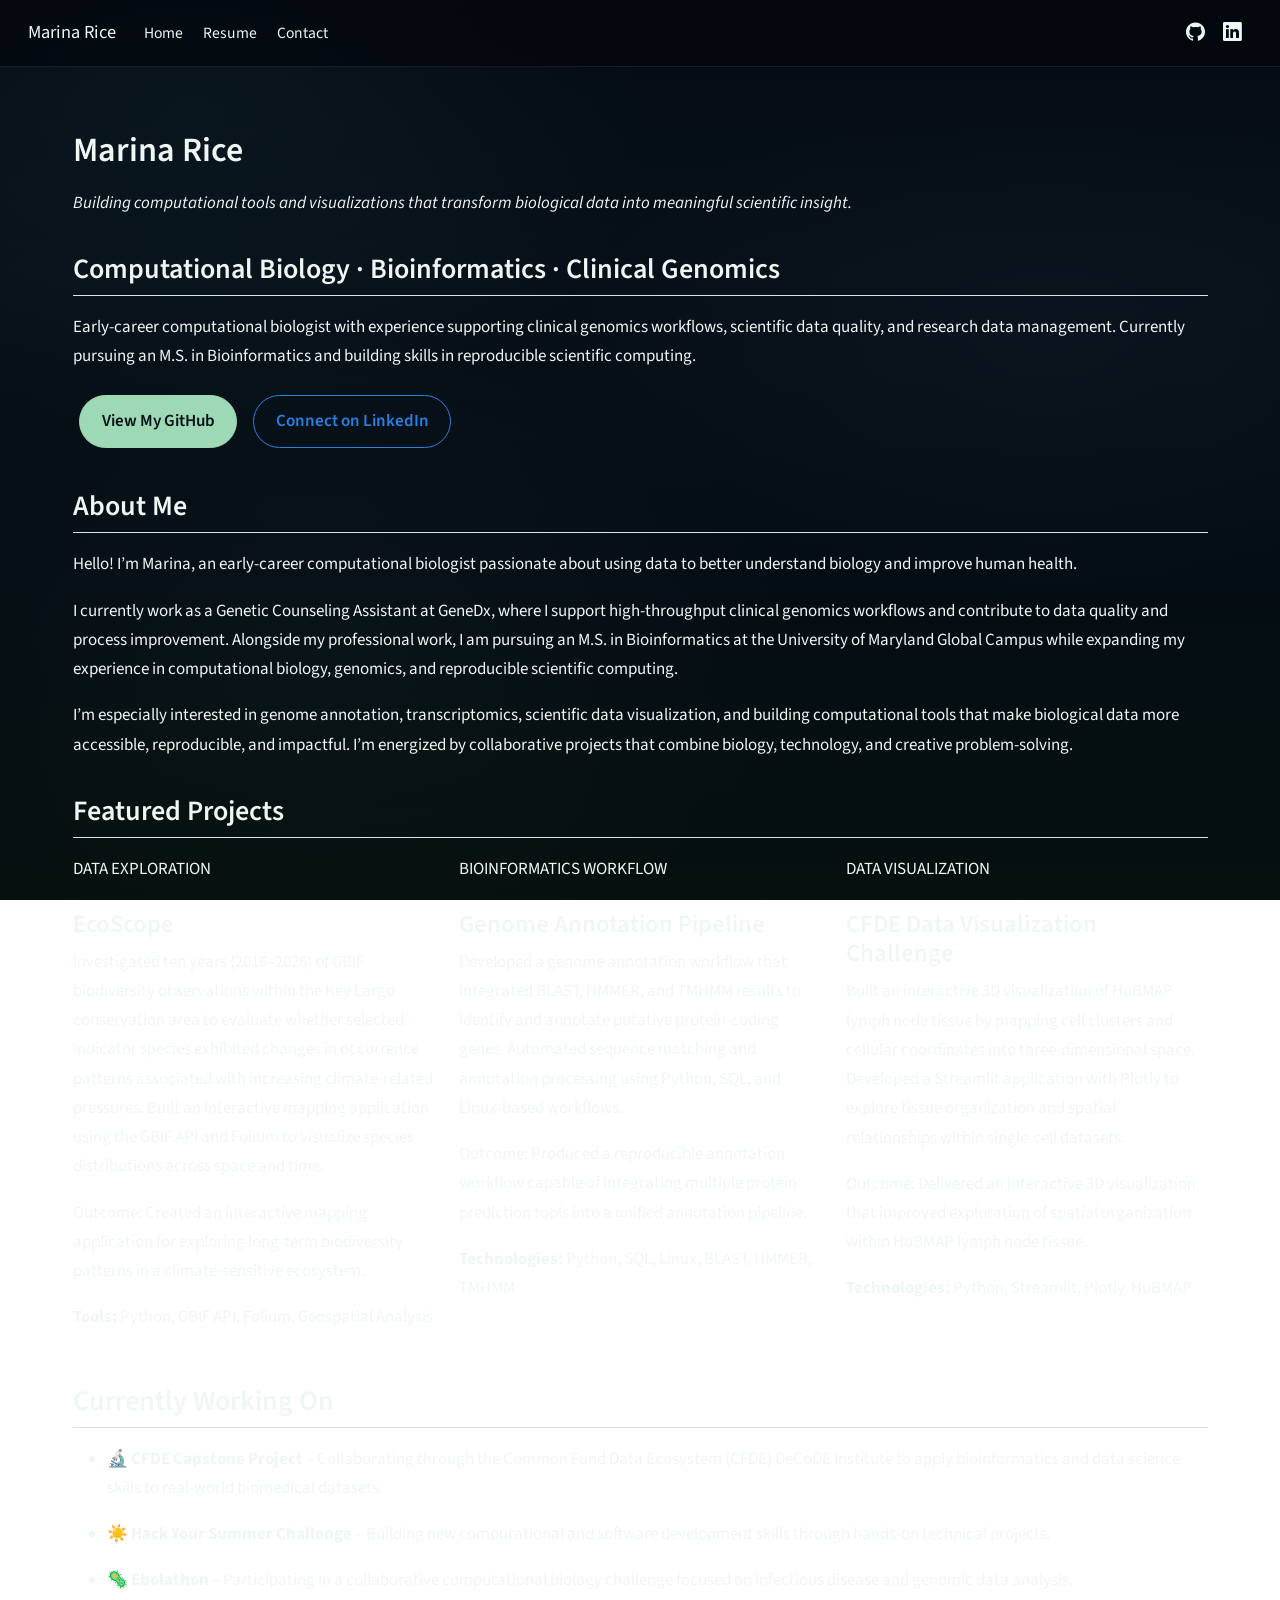
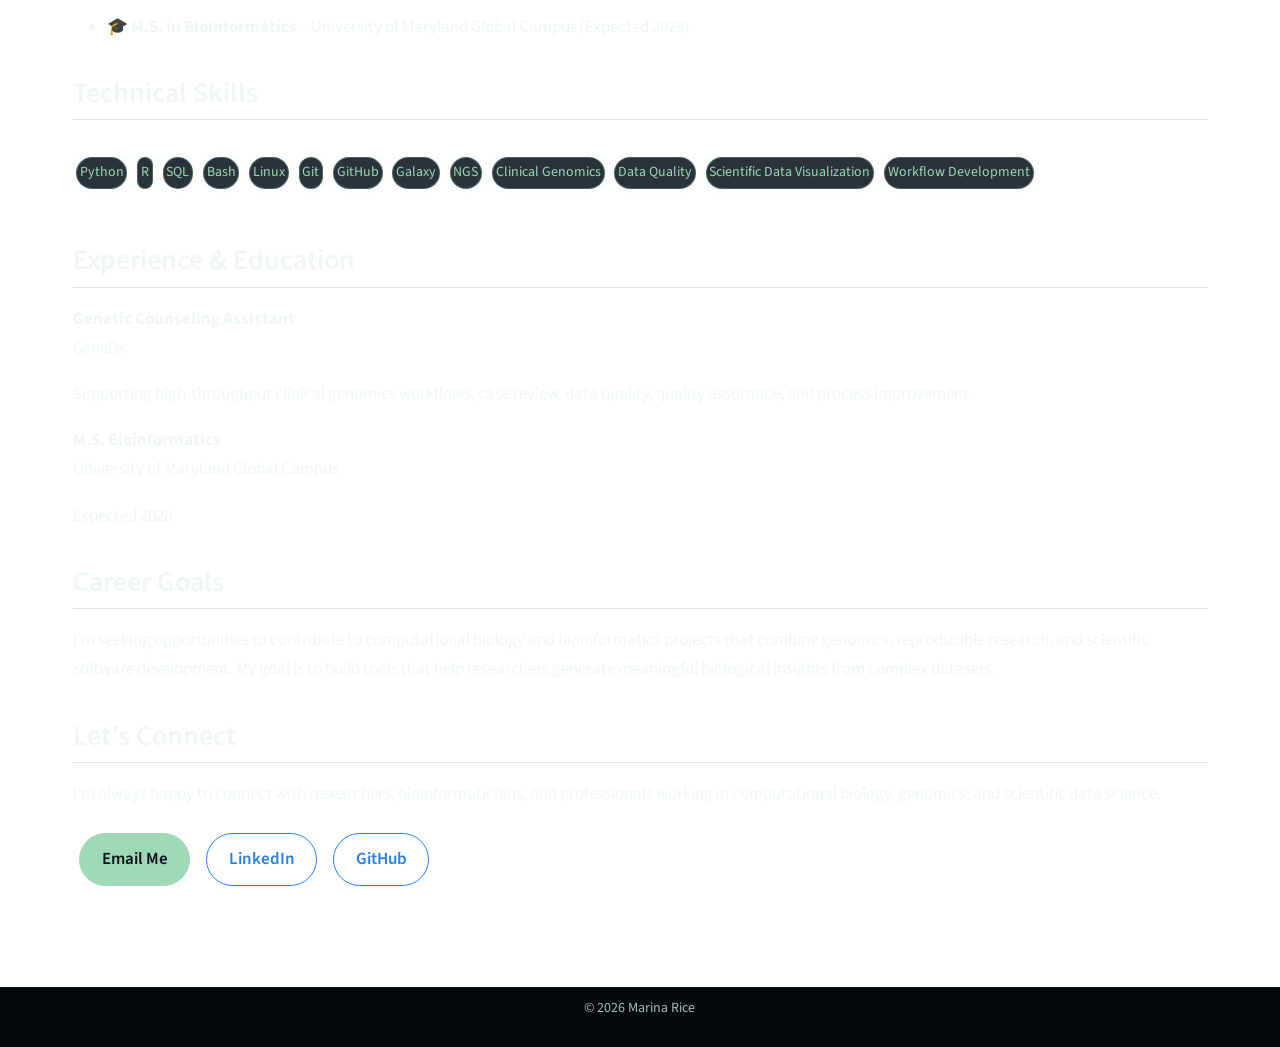
<file: index.html>
<!DOCTYPE html>
<html xmlns="http://www.w3.org/1999/xhtml" lang="en" xml:lang="en"><head>

<meta charset="utf-8">
<meta name="generator" content="quarto-1.9.38">

<meta name="viewport" content="width=device-width, initial-scale=1.0, user-scalable=yes">


<title>Marina Rice</title>
<style>
/* Default styles provided by pandoc.
** See https://pandoc.org/MANUAL.html#variables-for-html for config info.
*/
code{white-space: pre-wrap;}
span.smallcaps{font-variant: small-caps;}
div.columns{display: flex; gap: min(4vw, 1.5em);}
div.column{flex: auto; overflow-x: auto;}
div.hanging-indent{margin-left: 1.5em; text-indent: -1.5em;}
ul.task-list{list-style: none;}
ul.task-list li input[type="checkbox"] {
  width: 0.8em;
  margin: 0 0.8em 0.2em -1em; /* quarto-specific, see https://github.com/quarto-dev/quarto-cli/issues/4556 */ 
  vertical-align: middle;
}
</style>


<script src="site_libs/quarto-nav/quarto-nav.js"></script>
<script src="site_libs/quarto-nav/headroom.min.js"></script>
<script src="site_libs/clipboard/clipboard.min.js"></script>
<script src="site_libs/quarto-html/quarto.js" type="module"></script>
<script src="site_libs/quarto-html/tabsets/tabsets.js" type="module"></script>
<script src="site_libs/quarto-html/popper.min.js"></script>
<script src="site_libs/quarto-html/tippy.umd.min.js"></script>
<script src="site_libs/quarto-html/anchor.min.js"></script>
<link href="site_libs/quarto-html/tippy.css" rel="stylesheet">
<link href="site_libs/quarto-html/quarto-syntax-highlighting-15634bcf2e68342d4ad2dfa704d543f6.css" rel="stylesheet" id="quarto-text-highlighting-styles">
<script src="site_libs/bootstrap/bootstrap.min.js"></script>
<link href="site_libs/bootstrap/bootstrap-icons.css" rel="stylesheet">
<link href="site_libs/bootstrap/bootstrap-c7ab57aa33037bad7520c6cb9ec7d6ec.min.css" rel="stylesheet" append-hash="true" id="quarto-bootstrap" data-mode="light">
<script id="quarto-search-options" type="application/json">{
  "language": {
    "search-no-results-text": "No results",
    "search-matching-documents-text": "matching documents",
    "search-copy-link-title": "Copy link to search",
    "search-hide-matches-text": "Hide additional matches",
    "search-more-match-text": "more match in this document",
    "search-more-matches-text": "more matches in this document",
    "search-clear-button-title": "Clear",
    "search-text-placeholder": "",
    "search-detached-cancel-button-title": "Cancel",
    "search-submit-button-title": "Submit",
    "search-label": "Search"
  }
}</script>
<style>html{ scroll-behavior: smooth; }</style>


<link rel="stylesheet" href="styles.css">
</head>

<body class="nav-fixed quarto-light">

<div id="quarto-search-results"></div>
  <header id="quarto-header" class="headroom fixed-top">
    <nav class="navbar navbar-expand-lg " data-bs-theme="dark">
      <div class="navbar-container container-fluid">
      <div class="navbar-brand-container mx-auto">
    <a class="navbar-brand" href="./index.html">
    <span class="navbar-title">Marina Rice</span>
    </a>
  </div>
          <button class="navbar-toggler" type="button" data-bs-toggle="collapse" data-bs-target="#navbarCollapse" aria-controls="navbarCollapse" role="menu" aria-expanded="false" aria-label="Toggle navigation" onclick="if (window.quartoToggleHeadroom) { window.quartoToggleHeadroom(); }">
  <span class="navbar-toggler-icon"></span>
</button>
          <div class="collapse navbar-collapse" id="navbarCollapse">
            <ul class="navbar-nav navbar-nav-scroll me-auto">
  <li class="nav-item">
    <a class="nav-link active" href="./index.html" aria-current="page"> 
<span class="menu-text">Home</span></a>
  </li>  
  <li class="nav-item">
    <a class="nav-link" href="./resume.html"> 
<span class="menu-text">Resume</span></a>
  </li>  
  <li class="nav-item">
    <a class="nav-link" href="./contact.html"> 
<span class="menu-text">Contact</span></a>
  </li>  
</ul>
            <ul class="navbar-nav navbar-nav-scroll ms-auto">
  <li class="nav-item compact">
    <a class="nav-link" href="https://github.com/riceroni18"> <i class="bi bi-github" role="img" aria-label="GitHub">
</i> 
<span class="menu-text"></span></a>
  </li>  
  <li class="nav-item compact">
    <a class="nav-link" href="https://www.linkedin.com/in/marina-rice-3071a1a9"> <i class="bi bi-linkedin" role="img" aria-label="LinkedIn">
</i> 
<span class="menu-text"></span></a>
  </li>  
</ul>
          </div> <!-- /navcollapse -->
            <div class="quarto-navbar-tools">
</div>
      </div> <!-- /container-fluid -->
    </nav>
</header>
<!-- content -->
<div id="quarto-content" class="quarto-container page-columns page-rows-contents page-layout-full page-navbar">
<!-- sidebar -->
<!-- margin-sidebar -->
    
<!-- main -->
<main class="content column-page" id="quarto-document-content"><header id="title-block-header" class="quarto-title-block"></header>




<section id="marina-rice" class="level1 hero">
<h1>Marina Rice</h1>
<p><em>Building computational tools and visualizations that transform biological data into meaningful scientific insight.</em></p>
<section id="computational-biology-bioinformatics-clinical-genomics" class="level2">
<h2 class="anchored" data-anchor-id="computational-biology-bioinformatics-clinical-genomics">Computational Biology · Bioinformatics · Clinical Genomics</h2>
<p>Early-career computational biologist with experience supporting clinical genomics workflows, scientific data quality, and research data management. Currently pursuing an M.S. in Bioinformatics and building skills in reproducible scientific computing.</p>
<p><a href="https://github.com/riceroni18" class="btn btn-primary">View My GitHub</a> <a href="https://www.linkedin.com/in/marina-rice-3071a1a9" class="btn btn-outline-primary">Connect on LinkedIn</a></p>
</section>
</section>
<section id="about-me" class="level2">
<h2 class="anchored" data-anchor-id="about-me">About Me</h2>
<p>Hello! I’m Marina, an early-career computational biologist passionate about using data to better understand biology and improve human health.</p>
<p>I currently work as a Genetic Counseling Assistant at GeneDx, where I support high-throughput clinical genomics workflows and contribute to data quality and process improvement. Alongside my professional work, I am pursuing an M.S. in Bioinformatics at the University of Maryland Global Campus while expanding my experience in computational biology, genomics, and reproducible scientific computing.</p>
<p>I’m especially interested in genome annotation, transcriptomics, scientific data visualization, and building computational tools that make biological data more accessible, reproducible, and impactful. I’m energized by collaborative projects that combine biology, technology, and creative problem-solving.</p>
</section>
<section id="featured-projects" class="level2">
<h2 class="anchored" data-anchor-id="featured-projects">Featured Projects</h2>
<div class="grid">
<div class="g-col-12 g-col-md-4 project-card">
<p><span class="project-label">DATA EXPLORATION</span></p>
<section id="ecoscope" class="level3">
<h3 class="anchored" data-anchor-id="ecoscope">EcoScope</h3>
<p>Investigated ten years (2016–2026) of GBIF biodiversity observations within the Key Largo conservation area to evaluate whether selected indicator species exhibited changes in occurrence patterns associated with increasing climate-related pressures. Built an interactive mapping application using the GBIF API and Folium to visualize species distributions across space and time.</p>
<p>Outcome: Created an interactive mapping application for exploring long-term biodiversity patterns in a climate-sensitive ecosystem.</p>
<p><strong>Tools:</strong> Python, GBIF API, Folium, Geospatial Analysis</p>
</section>
</div>
<div class="g-col-12 g-col-md-4 project-card">
<p><span class="project-label">BIOINFORMATICS WORKFLOW</span></p>
<section id="genome-annotation-pipeline" class="level3">
<h3 class="anchored" data-anchor-id="genome-annotation-pipeline">Genome Annotation Pipeline</h3>
<p>Developed a genome annotation workflow that integrated BLAST, HMMER, and TMHMM results to identify and annotate putative protein-coding genes. Automated sequence matching and annotation processing using Python, SQL, and Linux-based workflows.</p>
<p>Outcome: Produced a reproducible annotation workflow capable of integrating multiple protein prediction tools into a unified annotation pipeline.</p>
<p><strong>Technologies:</strong> Python, SQL, Linux, BLAST, HMMER, TMHMM</p>
</section>
</div>
<div class="g-col-12 g-col-md-4 project-card">
<p><span class="project-label">DATA VISUALIZATION</span></p>
<section id="cfde-data-visualization-challenge" class="level3">
<h3 class="anchored" data-anchor-id="cfde-data-visualization-challenge">CFDE Data Visualization Challenge</h3>
<p>Built an interactive 3D visualization of HuBMAP lymph node tissue by mapping cell clusters and cellular coordinates into three-dimensional space. Developed a Streamlit application with Plotly to explore tissue organization and spatial relationships within single-cell datasets.</p>
<p>Outcome: Delivered an interactive 3D visualization that improved exploration of spatial organization within HuBMAP lymph node tissue.</p>
<p><strong>Technologies:</strong> Python, Streamlit, Plotly, HuBMAP</p>
</section>
</div>
</div>
</section>
<section id="currently-working-on" class="level2">
<h2 class="anchored" data-anchor-id="currently-working-on">Currently Working On</h2>
<ul>
<li><p>🔬 <strong>CFDE Capstone Project</strong> – Collaborating through the Common Fund Data Ecosystem (CFDE) DeCoDE Institute to apply bioinformatics and data science skills to real-world biomedical datasets.</p></li>
<li><p>☀️ <strong>Hack Your Summer Challenge</strong> – Building new computational and software development skills through hands-on technical projects.</p></li>
<li><p>🦠 <strong>Ebolathon</strong> – Participating in a collaborative computational biology challenge focused on infectious disease and genomic data analysis.</p></li>
<li><p>🎓 <strong>M.S. in Bioinformatics</strong> – University of Maryland Global Campus (Expected 2028).</p></li>
</ul>
</section>
<section id="technical-skills" class="level2">
<h2 class="anchored" data-anchor-id="technical-skills">Technical Skills</h2>
<div class="skills">
<p><code>Python</code> <code>R</code> <code>SQL</code> <code>Bash</code> <code>Linux</code> <code>Git</code> <code>GitHub</code> <code>Galaxy</code> <code>NGS</code> <code>Clinical Genomics</code> <code>Data Quality</code> <code>Scientific Data Visualization</code> <code>Workflow Development</code></p>
</div>
</section>
<section id="experience-education" class="level2">
<h2 class="anchored" data-anchor-id="experience-education">Experience &amp; Education</h2>
<p><strong>Genetic Counseling Assistant</strong><br>
GeneDx</p>
<p>Supporting high-throughput clinical genomics workflows, case review, data quality, quality assurance, and process improvement.</p>
<p><strong>M.S. Bioinformatics</strong><br>
University of Maryland Global Campus</p>
<p>Expected 2028</p>
</section>
<section id="career-goals" class="level2">
<h2 class="anchored" data-anchor-id="career-goals">Career Goals</h2>
<p>I’m seeking opportunities to contribute to computational biology and bioinformatics projects that combine genomics, reproducible research, and scientific software development. My goal is to build tools that help researchers generate meaningful biological insights from complex datasets.</p>
</section>
<section id="lets-connect" class="level2">
<h2 class="anchored" data-anchor-id="lets-connect">Let’s Connect</h2>
<p>I’m always happy to connect with researchers, bioinformaticians, and professionals working in computational biology, genomics, and scientific data science.</p>
<p><a href="mailto:mrice183@gmail.com" class="btn btn-primary">Email Me</a> <a href="https://www.linkedin.com/in/marina-rice-3071a1a9" class="btn btn-outline-primary">LinkedIn</a> <a href="https://github.com/riceroni18" class="btn btn-outline-primary">GitHub</a></p>


</section>

</main> <!-- /main -->
<script id="quarto-html-after-body" type="application/javascript">
  window.document.addEventListener("DOMContentLoaded", function (event) {
    const icon = "";
    const anchorJS = new window.AnchorJS();
    anchorJS.options = {
      placement: 'right',
      icon: icon
    };
    anchorJS.add('.anchored');
    const isCodeAnnotation = (el) => {
      for (const clz of el.classList) {
        if (clz.startsWith('code-annotation-')) {                     
          return true;
        }
      }
      return false;
    }
    const onCopySuccess = function(e) {
      // button target
      const button = e.trigger;
      // don't keep focus
      button.blur();
      // flash "checked"
      button.classList.add('code-copy-button-checked');
      var currentTitle = button.getAttribute("title");
      button.setAttribute("title", "Copied!");
      let tooltip;
      if (window.bootstrap) {
        button.setAttribute("data-bs-toggle", "tooltip");
        button.setAttribute("data-bs-placement", "left");
        button.setAttribute("data-bs-title", "Copied!");
        tooltip = new bootstrap.Tooltip(button, 
          { trigger: "manual", 
            customClass: "code-copy-button-tooltip",
            offset: [0, -8]});
        tooltip.show();    
      }
      setTimeout(function() {
        if (tooltip) {
          tooltip.hide();
          button.removeAttribute("data-bs-title");
          button.removeAttribute("data-bs-toggle");
          button.removeAttribute("data-bs-placement");
        }
        button.setAttribute("title", currentTitle);
        button.classList.remove('code-copy-button-checked');
      }, 1000);
      // clear code selection
      e.clearSelection();
    }
    const getTextToCopy = function(trigger) {
      const outerScaffold = trigger.parentElement.cloneNode(true);
      const codeEl = outerScaffold.querySelector('code');
      for (const childEl of codeEl.children) {
        if (isCodeAnnotation(childEl)) {
          childEl.remove();
        }
      }
      return codeEl.innerText;
    }
    const clipboard = new window.ClipboardJS('.code-copy-button:not([data-in-quarto-modal])', {
      text: getTextToCopy
    });
    clipboard.on('success', onCopySuccess);
    if (window.document.getElementById('quarto-embedded-source-code-modal')) {
      const clipboardModal = new window.ClipboardJS('.code-copy-button[data-in-quarto-modal]', {
        text: getTextToCopy,
        container: window.document.getElementById('quarto-embedded-source-code-modal')
      });
      clipboardModal.on('success', onCopySuccess);
    }
      var localhostRegex = new RegExp(/^(?:http|https):\/\/localhost\:?[0-9]*\//);
      var mailtoRegex = new RegExp(/^mailto:/);
        var filterRegex = new RegExp("https:\/\/riceroni18\.github\.io\/");
      var isInternal = (href) => {
          return filterRegex.test(href) || localhostRegex.test(href) || mailtoRegex.test(href);
      }
      // Inspect non-navigation links and adorn them if external
     var links = window.document.querySelectorAll('a[href]:not(.nav-link):not(.navbar-brand):not(.toc-action):not(.sidebar-link):not(.sidebar-item-toggle):not(.pagination-link):not(.no-external):not([aria-hidden]):not(.dropdown-item):not(.quarto-navigation-tool):not(.about-link)');
      for (var i=0; i<links.length; i++) {
        const link = links[i];
        if (!isInternal(link.href)) {
          // undo the damage that might have been done by quarto-nav.js in the case of
          // links that we want to consider external
          if (link.dataset.originalHref !== undefined) {
            link.href = link.dataset.originalHref;
          }
        }
      }
    function tippyHover(el, contentFn, onTriggerFn, onUntriggerFn) {
      const config = {
        allowHTML: true,
        maxWidth: 500,
        delay: 100,
        arrow: false,
        appendTo: function(el) {
            return el.parentElement;
        },
        interactive: true,
        interactiveBorder: 10,
        theme: 'quarto',
        placement: 'bottom-start',
      };
      if (contentFn) {
        config.content = contentFn;
      }
      if (onTriggerFn) {
        config.onTrigger = onTriggerFn;
      }
      if (onUntriggerFn) {
        config.onUntrigger = onUntriggerFn;
      }
      window.tippy(el, config); 
    }
    const noterefs = window.document.querySelectorAll('a[role="doc-noteref"]');
    for (var i=0; i<noterefs.length; i++) {
      const ref = noterefs[i];
      tippyHover(ref, function() {
        // use id or data attribute instead here
        let href = ref.getAttribute('data-footnote-href') || ref.getAttribute('href');
        try { href = new URL(href).hash; } catch {}
        const id = href.replace(/^#\/?/, "");
        const note = window.document.getElementById(id);
        if (note) {
          return note.innerHTML;
        } else {
          return "";
        }
      });
    }
    const xrefs = window.document.querySelectorAll('a.quarto-xref');
    const processXRef = (id, note) => {
      // Strip column container classes
      const stripColumnClz = (el) => {
        el.classList.remove("page-full", "page-columns");
        if (el.children) {
          for (const child of el.children) {
            stripColumnClz(child);
          }
        }
      }
      stripColumnClz(note)
      if (id === null || id.startsWith('sec-')) {
        // Special case sections, only their first couple elements
        const container = document.createElement("div");
        if (note.children && note.children.length > 2) {
          container.appendChild(note.children[0].cloneNode(true));
          for (let i = 1; i < note.children.length; i++) {
            const child = note.children[i];
            if (child.tagName === "P" && child.innerText === "") {
              continue;
            } else {
              container.appendChild(child.cloneNode(true));
              break;
            }
          }
          if (window.Quarto?.typesetMath) {
            window.Quarto.typesetMath(container);
          }
          return container.innerHTML
        } else {
          if (window.Quarto?.typesetMath) {
            window.Quarto.typesetMath(note);
          }
          return note.innerHTML;
        }
      } else {
        // Remove any anchor links if they are present
        const anchorLink = note.querySelector('a.anchorjs-link');
        if (anchorLink) {
          anchorLink.remove();
        }
        if (window.Quarto?.typesetMath) {
          window.Quarto.typesetMath(note);
        }
        if (note.classList.contains("callout")) {
          return note.outerHTML;
        } else {
          return note.innerHTML;
        }
      }
    }
    for (var i=0; i<xrefs.length; i++) {
      const xref = xrefs[i];
      tippyHover(xref, undefined, function(instance) {
        instance.disable();
        let url = xref.getAttribute('href');
        let hash = undefined; 
        if (url.startsWith('#')) {
          hash = url;
        } else {
          try { hash = new URL(url).hash; } catch {}
        }
        if (hash) {
          const id = hash.replace(/^#\/?/, "");
          const note = window.document.getElementById(id);
          if (note !== null) {
            try {
              const html = processXRef(id, note.cloneNode(true));
              instance.setContent(html);
            } finally {
              instance.enable();
              instance.show();
            }
          } else {
            // See if we can fetch this
            fetch(url.split('#')[0])
            .then(res => res.text())
            .then(html => {
              const parser = new DOMParser();
              const htmlDoc = parser.parseFromString(html, "text/html");
              const note = htmlDoc.getElementById(id);
              if (note !== null) {
                const html = processXRef(id, note);
                instance.setContent(html);
              } 
            }).finally(() => {
              instance.enable();
              instance.show();
            });
          }
        } else {
          // See if we can fetch a full url (with no hash to target)
          // This is a special case and we should probably do some content thinning / targeting
          fetch(url)
          .then(res => res.text())
          .then(html => {
            const parser = new DOMParser();
            const htmlDoc = parser.parseFromString(html, "text/html");
            const note = htmlDoc.querySelector('main.content');
            if (note !== null) {
              // This should only happen for chapter cross references
              // (since there is no id in the URL)
              // remove the first header
              if (note.children.length > 0 && note.children[0].tagName === "HEADER") {
                note.children[0].remove();
              }
              const html = processXRef(null, note);
              instance.setContent(html);
            } 
          }).finally(() => {
            instance.enable();
            instance.show();
          });
        }
      }, function(instance) {
      });
    }
        let selectedAnnoteEl;
        const selectorForAnnotation = ( cell, annotation) => {
          let cellAttr = 'data-code-cell="' + cell + '"';
          let lineAttr = 'data-code-annotation="' +  annotation + '"';
          const selector = 'span[' + cellAttr + '][' + lineAttr + ']';
          return selector;
        }
        const selectCodeLines = (annoteEl) => {
          const doc = window.document;
          const targetCell = annoteEl.getAttribute("data-target-cell");
          const targetAnnotation = annoteEl.getAttribute("data-target-annotation");
          const annoteSpan = window.document.querySelector(selectorForAnnotation(targetCell, targetAnnotation));
          const lines = annoteSpan.getAttribute("data-code-lines").split(",");
          const lineIds = lines.map((line) => {
            return targetCell + "-" + line;
          })
          let top = null;
          let height = null;
          let parent = null;
          if (lineIds.length > 0) {
              //compute the position of the single el (top and bottom and make a div)
              const el = window.document.getElementById(lineIds[0]);
              top = el.offsetTop;
              height = el.offsetHeight;
              parent = el.parentElement.parentElement;
            if (lineIds.length > 1) {
              const lastEl = window.document.getElementById(lineIds[lineIds.length - 1]);
              const bottom = lastEl.offsetTop + lastEl.offsetHeight;
              height = bottom - top;
            }
            if (top !== null && height !== null && parent !== null) {
              // cook up a div (if necessary) and position it 
              let div = window.document.getElementById("code-annotation-line-highlight");
              if (div === null) {
                div = window.document.createElement("div");
                div.setAttribute("id", "code-annotation-line-highlight");
                div.style.position = 'absolute';
                parent.appendChild(div);
              }
              div.style.top = top - 2 + "px";
              div.style.height = height + 4 + "px";
              div.style.left = 0;
              let gutterDiv = window.document.getElementById("code-annotation-line-highlight-gutter");
              if (gutterDiv === null) {
                gutterDiv = window.document.createElement("div");
                gutterDiv.setAttribute("id", "code-annotation-line-highlight-gutter");
                gutterDiv.style.position = 'absolute';
                const codeCell = window.document.getElementById(targetCell);
                const gutter = codeCell.querySelector('.code-annotation-gutter');
                gutter.appendChild(gutterDiv);
              }
              gutterDiv.style.top = top - 2 + "px";
              gutterDiv.style.height = height + 4 + "px";
            }
            selectedAnnoteEl = annoteEl;
          }
        };
        const unselectCodeLines = () => {
          const elementsIds = ["code-annotation-line-highlight", "code-annotation-line-highlight-gutter"];
          elementsIds.forEach((elId) => {
            const div = window.document.getElementById(elId);
            if (div) {
              div.remove();
            }
          });
          selectedAnnoteEl = undefined;
        };
          // Handle positioning of the toggle
      window.addEventListener(
        "resize",
        throttle(() => {
          elRect = undefined;
          if (selectedAnnoteEl) {
            selectCodeLines(selectedAnnoteEl);
          }
        }, 10)
      );
      function throttle(fn, ms) {
      let throttle = false;
      let timer;
        return (...args) => {
          if(!throttle) { // first call gets through
              fn.apply(this, args);
              throttle = true;
          } else { // all the others get throttled
              if(timer) clearTimeout(timer); // cancel #2
              timer = setTimeout(() => {
                fn.apply(this, args);
                timer = throttle = false;
              }, ms);
          }
        };
      }
        // Attach click handler to the DT
        const annoteDls = window.document.querySelectorAll('dt[data-target-cell]');
        for (const annoteDlNode of annoteDls) {
          annoteDlNode.addEventListener('click', (event) => {
            const clickedEl = event.target;
            if (clickedEl !== selectedAnnoteEl) {
              unselectCodeLines();
              const activeEl = window.document.querySelector('dt[data-target-cell].code-annotation-active');
              if (activeEl) {
                activeEl.classList.remove('code-annotation-active');
              }
              selectCodeLines(clickedEl);
              clickedEl.classList.add('code-annotation-active');
            } else {
              // Unselect the line
              unselectCodeLines();
              clickedEl.classList.remove('code-annotation-active');
            }
          });
        }
    const findCites = (el) => {
      const parentEl = el.parentElement;
      if (parentEl) {
        const cites = parentEl.dataset.cites;
        if (cites) {
          return {
            el,
            cites: cites.split(' ')
          };
        } else {
          return findCites(el.parentElement)
        }
      } else {
        return undefined;
      }
    };
    var bibliorefs = window.document.querySelectorAll('a[role="doc-biblioref"]');
    for (var i=0; i<bibliorefs.length; i++) {
      const ref = bibliorefs[i];
      const citeInfo = findCites(ref);
      if (citeInfo) {
        tippyHover(citeInfo.el, function() {
          var popup = window.document.createElement('div');
          citeInfo.cites.forEach(function(cite) {
            var citeDiv = window.document.createElement('div');
            citeDiv.classList.add('hanging-indent');
            citeDiv.classList.add('csl-entry');
            var biblioDiv = window.document.getElementById('ref-' + cite);
            if (biblioDiv) {
              citeDiv.innerHTML = biblioDiv.innerHTML;
            }
            popup.appendChild(citeDiv);
          });
          return popup.innerHTML;
        });
      }
    }
  });
  </script>
</div> <!-- /content -->
<footer class="footer">
  <div class="nav-footer">
    <div class="nav-footer-left">
      &nbsp;
    </div>   
    <div class="nav-footer-center">
<p>© 2026 Marina Rice</p>
</div>
    <div class="nav-footer-right">
      &nbsp;
    </div>
  </div>
</footer>




<script src="site_libs/quarto-html/zenscroll-min.js"></script>
</body></html>
</file>
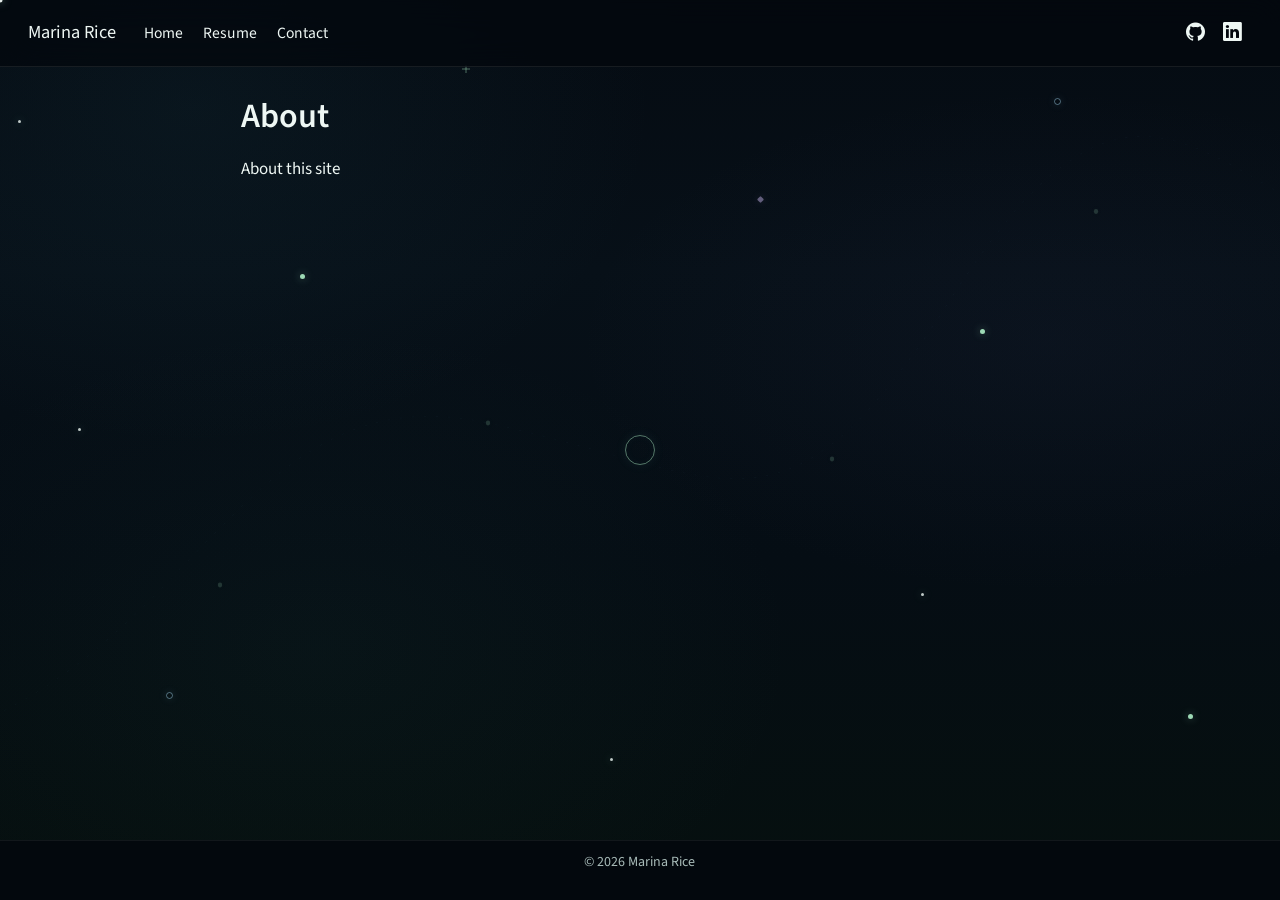
<file: about.html>
<!DOCTYPE html>
<html xmlns="http://www.w3.org/1999/xhtml" lang="en" xml:lang="en"><head>

<meta charset="utf-8">
<meta name="generator" content="quarto-1.9.38">

<meta name="viewport" content="width=device-width, initial-scale=1.0, user-scalable=yes">


<title>About – Marina Rice</title>
<style>
/* Default styles provided by pandoc.
** See https://pandoc.org/MANUAL.html#variables-for-html for config info.
*/
code{white-space: pre-wrap;}
span.smallcaps{font-variant: small-caps;}
div.columns{display: flex; gap: min(4vw, 1.5em);}
div.column{flex: auto; overflow-x: auto;}
div.hanging-indent{margin-left: 1.5em; text-indent: -1.5em;}
ul.task-list{list-style: none;}
ul.task-list li input[type="checkbox"] {
  width: 0.8em;
  margin: 0 0.8em 0.2em -1em; /* quarto-specific, see https://github.com/quarto-dev/quarto-cli/issues/4556 */ 
  vertical-align: middle;
}
</style>


<script src="site_libs/quarto-nav/quarto-nav.js"></script>
<script src="site_libs/quarto-nav/headroom.min.js"></script>
<script src="site_libs/clipboard/clipboard.min.js"></script>
<script src="site_libs/quarto-html/quarto.js" type="module"></script>
<script src="site_libs/quarto-html/tabsets/tabsets.js" type="module"></script>
<script src="site_libs/quarto-html/popper.min.js"></script>
<script src="site_libs/quarto-html/tippy.umd.min.js"></script>
<script src="site_libs/quarto-html/anchor.min.js"></script>
<link href="site_libs/quarto-html/tippy.css" rel="stylesheet">
<link href="site_libs/quarto-html/quarto-syntax-highlighting-15634bcf2e68342d4ad2dfa704d543f6.css" rel="stylesheet" id="quarto-text-highlighting-styles">
<script src="site_libs/bootstrap/bootstrap.min.js"></script>
<link href="site_libs/bootstrap/bootstrap-icons.css" rel="stylesheet">
<link href="site_libs/bootstrap/bootstrap-c7ab57aa33037bad7520c6cb9ec7d6ec.min.css" rel="stylesheet" append-hash="true" id="quarto-bootstrap" data-mode="light">
<script id="quarto-search-options" type="application/json">{
  "language": {
    "search-no-results-text": "No results",
    "search-matching-documents-text": "matching documents",
    "search-copy-link-title": "Copy link to search",
    "search-hide-matches-text": "Hide additional matches",
    "search-more-match-text": "more match in this document",
    "search-more-matches-text": "more matches in this document",
    "search-clear-button-title": "Clear",
    "search-text-placeholder": "",
    "search-detached-cancel-button-title": "Cancel",
    "search-submit-button-title": "Submit",
    "search-label": "Search"
  }
}</script>
<style>html{ scroll-behavior: smooth; }</style>
<script src="./interactions.js" defer=""></script>


<link rel="stylesheet" href="styles.css">
</head>

<body class="nav-fixed fullcontent quarto-light">

<div id="quarto-search-results"></div>
  <header id="quarto-header" class="headroom fixed-top">
    <nav class="navbar navbar-expand-lg " data-bs-theme="dark">
      <div class="navbar-container container-fluid">
      <div class="navbar-brand-container mx-auto">
    <a class="navbar-brand" href="./index.html">
    <span class="navbar-title">Marina Rice</span>
    </a>
  </div>
          <button class="navbar-toggler" type="button" data-bs-toggle="collapse" data-bs-target="#navbarCollapse" aria-controls="navbarCollapse" role="menu" aria-expanded="false" aria-label="Toggle navigation" onclick="if (window.quartoToggleHeadroom) { window.quartoToggleHeadroom(); }">
  <span class="navbar-toggler-icon"></span>
</button>
          <div class="collapse navbar-collapse" id="navbarCollapse">
            <ul class="navbar-nav navbar-nav-scroll me-auto">
  <li class="nav-item">
    <a class="nav-link" href="./index.html"> 
<span class="menu-text">Home</span></a>
  </li>  
  <li class="nav-item">
    <a class="nav-link" href="./resume.html"> 
<span class="menu-text">Resume</span></a>
  </li>  
  <li class="nav-item">
    <a class="nav-link" href="./contact.html"> 
<span class="menu-text">Contact</span></a>
  </li>  
</ul>
            <ul class="navbar-nav navbar-nav-scroll ms-auto">
  <li class="nav-item compact">
    <a class="nav-link" href="https://github.com/riceroni18"> <i class="bi bi-github" role="img" aria-label="GitHub">
</i> 
<span class="menu-text"></span></a>
  </li>  
  <li class="nav-item compact">
    <a class="nav-link" href="https://www.linkedin.com/in/marina-rice-3071a1a9"> <i class="bi bi-linkedin" role="img" aria-label="LinkedIn">
</i> 
<span class="menu-text"></span></a>
  </li>  
</ul>
          </div> <!-- /navcollapse -->
            <div class="quarto-navbar-tools">
</div>
      </div> <!-- /container-fluid -->
    </nav>
</header>
<!-- content -->
<div id="quarto-content" class="quarto-container page-columns page-rows-contents page-layout-article page-navbar">
<!-- sidebar -->
<!-- margin-sidebar -->
    
<!-- main -->
<main class="content" id="quarto-document-content">

<header id="title-block-header" class="quarto-title-block default">
<div class="quarto-title">
<h1 class="title">About</h1>
</div>



<div class="quarto-title-meta">

    
  
    
  </div>
  


</header>


<p>About this site</p>



</main> <!-- /main -->
<script id="quarto-html-after-body" type="application/javascript">
  window.document.addEventListener("DOMContentLoaded", function (event) {
    const icon = "";
    const anchorJS = new window.AnchorJS();
    anchorJS.options = {
      placement: 'right',
      icon: icon
    };
    anchorJS.add('.anchored');
    const isCodeAnnotation = (el) => {
      for (const clz of el.classList) {
        if (clz.startsWith('code-annotation-')) {                     
          return true;
        }
      }
      return false;
    }
    const onCopySuccess = function(e) {
      // button target
      const button = e.trigger;
      // don't keep focus
      button.blur();
      // flash "checked"
      button.classList.add('code-copy-button-checked');
      var currentTitle = button.getAttribute("title");
      button.setAttribute("title", "Copied!");
      let tooltip;
      if (window.bootstrap) {
        button.setAttribute("data-bs-toggle", "tooltip");
        button.setAttribute("data-bs-placement", "left");
        button.setAttribute("data-bs-title", "Copied!");
        tooltip = new bootstrap.Tooltip(button, 
          { trigger: "manual", 
            customClass: "code-copy-button-tooltip",
            offset: [0, -8]});
        tooltip.show();    
      }
      setTimeout(function() {
        if (tooltip) {
          tooltip.hide();
          button.removeAttribute("data-bs-title");
          button.removeAttribute("data-bs-toggle");
          button.removeAttribute("data-bs-placement");
        }
        button.setAttribute("title", currentTitle);
        button.classList.remove('code-copy-button-checked');
      }, 1000);
      // clear code selection
      e.clearSelection();
    }
    const getTextToCopy = function(trigger) {
      const outerScaffold = trigger.parentElement.cloneNode(true);
      const codeEl = outerScaffold.querySelector('code');
      for (const childEl of codeEl.children) {
        if (isCodeAnnotation(childEl)) {
          childEl.remove();
        }
      }
      return codeEl.innerText;
    }
    const clipboard = new window.ClipboardJS('.code-copy-button:not([data-in-quarto-modal])', {
      text: getTextToCopy
    });
    clipboard.on('success', onCopySuccess);
    if (window.document.getElementById('quarto-embedded-source-code-modal')) {
      const clipboardModal = new window.ClipboardJS('.code-copy-button[data-in-quarto-modal]', {
        text: getTextToCopy,
        container: window.document.getElementById('quarto-embedded-source-code-modal')
      });
      clipboardModal.on('success', onCopySuccess);
    }
      var localhostRegex = new RegExp(/^(?:http|https):\/\/localhost\:?[0-9]*\//);
      var mailtoRegex = new RegExp(/^mailto:/);
        var filterRegex = new RegExp("https:\/\/riceroni18\.github\.io\/");
      var isInternal = (href) => {
          return filterRegex.test(href) || localhostRegex.test(href) || mailtoRegex.test(href);
      }
      // Inspect non-navigation links and adorn them if external
     var links = window.document.querySelectorAll('a[href]:not(.nav-link):not(.navbar-brand):not(.toc-action):not(.sidebar-link):not(.sidebar-item-toggle):not(.pagination-link):not(.no-external):not([aria-hidden]):not(.dropdown-item):not(.quarto-navigation-tool):not(.about-link)');
      for (var i=0; i<links.length; i++) {
        const link = links[i];
        if (!isInternal(link.href)) {
          // undo the damage that might have been done by quarto-nav.js in the case of
          // links that we want to consider external
          if (link.dataset.originalHref !== undefined) {
            link.href = link.dataset.originalHref;
          }
        }
      }
    function tippyHover(el, contentFn, onTriggerFn, onUntriggerFn) {
      const config = {
        allowHTML: true,
        maxWidth: 500,
        delay: 100,
        arrow: false,
        appendTo: function(el) {
            return el.parentElement;
        },
        interactive: true,
        interactiveBorder: 10,
        theme: 'quarto',
        placement: 'bottom-start',
      };
      if (contentFn) {
        config.content = contentFn;
      }
      if (onTriggerFn) {
        config.onTrigger = onTriggerFn;
      }
      if (onUntriggerFn) {
        config.onUntrigger = onUntriggerFn;
      }
      window.tippy(el, config); 
    }
    const noterefs = window.document.querySelectorAll('a[role="doc-noteref"]');
    for (var i=0; i<noterefs.length; i++) {
      const ref = noterefs[i];
      tippyHover(ref, function() {
        // use id or data attribute instead here
        let href = ref.getAttribute('data-footnote-href') || ref.getAttribute('href');
        try { href = new URL(href).hash; } catch {}
        const id = href.replace(/^#\/?/, "");
        const note = window.document.getElementById(id);
        if (note) {
          return note.innerHTML;
        } else {
          return "";
        }
      });
    }
    const xrefs = window.document.querySelectorAll('a.quarto-xref');
    const processXRef = (id, note) => {
      // Strip column container classes
      const stripColumnClz = (el) => {
        el.classList.remove("page-full", "page-columns");
        if (el.children) {
          for (const child of el.children) {
            stripColumnClz(child);
          }
        }
      }
      stripColumnClz(note)
      if (id === null || id.startsWith('sec-')) {
        // Special case sections, only their first couple elements
        const container = document.createElement("div");
        if (note.children && note.children.length > 2) {
          container.appendChild(note.children[0].cloneNode(true));
          for (let i = 1; i < note.children.length; i++) {
            const child = note.children[i];
            if (child.tagName === "P" && child.innerText === "") {
              continue;
            } else {
              container.appendChild(child.cloneNode(true));
              break;
            }
          }
          if (window.Quarto?.typesetMath) {
            window.Quarto.typesetMath(container);
          }
          return container.innerHTML
        } else {
          if (window.Quarto?.typesetMath) {
            window.Quarto.typesetMath(note);
          }
          return note.innerHTML;
        }
      } else {
        // Remove any anchor links if they are present
        const anchorLink = note.querySelector('a.anchorjs-link');
        if (anchorLink) {
          anchorLink.remove();
        }
        if (window.Quarto?.typesetMath) {
          window.Quarto.typesetMath(note);
        }
        if (note.classList.contains("callout")) {
          return note.outerHTML;
        } else {
          return note.innerHTML;
        }
      }
    }
    for (var i=0; i<xrefs.length; i++) {
      const xref = xrefs[i];
      tippyHover(xref, undefined, function(instance) {
        instance.disable();
        let url = xref.getAttribute('href');
        let hash = undefined; 
        if (url.startsWith('#')) {
          hash = url;
        } else {
          try { hash = new URL(url).hash; } catch {}
        }
        if (hash) {
          const id = hash.replace(/^#\/?/, "");
          const note = window.document.getElementById(id);
          if (note !== null) {
            try {
              const html = processXRef(id, note.cloneNode(true));
              instance.setContent(html);
            } finally {
              instance.enable();
              instance.show();
            }
          } else {
            // See if we can fetch this
            fetch(url.split('#')[0])
            .then(res => res.text())
            .then(html => {
              const parser = new DOMParser();
              const htmlDoc = parser.parseFromString(html, "text/html");
              const note = htmlDoc.getElementById(id);
              if (note !== null) {
                const html = processXRef(id, note);
                instance.setContent(html);
              } 
            }).finally(() => {
              instance.enable();
              instance.show();
            });
          }
        } else {
          // See if we can fetch a full url (with no hash to target)
          // This is a special case and we should probably do some content thinning / targeting
          fetch(url)
          .then(res => res.text())
          .then(html => {
            const parser = new DOMParser();
            const htmlDoc = parser.parseFromString(html, "text/html");
            const note = htmlDoc.querySelector('main.content');
            if (note !== null) {
              // This should only happen for chapter cross references
              // (since there is no id in the URL)
              // remove the first header
              if (note.children.length > 0 && note.children[0].tagName === "HEADER") {
                note.children[0].remove();
              }
              const html = processXRef(null, note);
              instance.setContent(html);
            } 
          }).finally(() => {
            instance.enable();
            instance.show();
          });
        }
      }, function(instance) {
      });
    }
        let selectedAnnoteEl;
        const selectorForAnnotation = ( cell, annotation) => {
          let cellAttr = 'data-code-cell="' + cell + '"';
          let lineAttr = 'data-code-annotation="' +  annotation + '"';
          const selector = 'span[' + cellAttr + '][' + lineAttr + ']';
          return selector;
        }
        const selectCodeLines = (annoteEl) => {
          const doc = window.document;
          const targetCell = annoteEl.getAttribute("data-target-cell");
          const targetAnnotation = annoteEl.getAttribute("data-target-annotation");
          const annoteSpan = window.document.querySelector(selectorForAnnotation(targetCell, targetAnnotation));
          const lines = annoteSpan.getAttribute("data-code-lines").split(",");
          const lineIds = lines.map((line) => {
            return targetCell + "-" + line;
          })
          let top = null;
          let height = null;
          let parent = null;
          if (lineIds.length > 0) {
              //compute the position of the single el (top and bottom and make a div)
              const el = window.document.getElementById(lineIds[0]);
              top = el.offsetTop;
              height = el.offsetHeight;
              parent = el.parentElement.parentElement;
            if (lineIds.length > 1) {
              const lastEl = window.document.getElementById(lineIds[lineIds.length - 1]);
              const bottom = lastEl.offsetTop + lastEl.offsetHeight;
              height = bottom - top;
            }
            if (top !== null && height !== null && parent !== null) {
              // cook up a div (if necessary) and position it 
              let div = window.document.getElementById("code-annotation-line-highlight");
              if (div === null) {
                div = window.document.createElement("div");
                div.setAttribute("id", "code-annotation-line-highlight");
                div.style.position = 'absolute';
                parent.appendChild(div);
              }
              div.style.top = top - 2 + "px";
              div.style.height = height + 4 + "px";
              div.style.left = 0;
              let gutterDiv = window.document.getElementById("code-annotation-line-highlight-gutter");
              if (gutterDiv === null) {
                gutterDiv = window.document.createElement("div");
                gutterDiv.setAttribute("id", "code-annotation-line-highlight-gutter");
                gutterDiv.style.position = 'absolute';
                const codeCell = window.document.getElementById(targetCell);
                const gutter = codeCell.querySelector('.code-annotation-gutter');
                gutter.appendChild(gutterDiv);
              }
              gutterDiv.style.top = top - 2 + "px";
              gutterDiv.style.height = height + 4 + "px";
            }
            selectedAnnoteEl = annoteEl;
          }
        };
        const unselectCodeLines = () => {
          const elementsIds = ["code-annotation-line-highlight", "code-annotation-line-highlight-gutter"];
          elementsIds.forEach((elId) => {
            const div = window.document.getElementById(elId);
            if (div) {
              div.remove();
            }
          });
          selectedAnnoteEl = undefined;
        };
          // Handle positioning of the toggle
      window.addEventListener(
        "resize",
        throttle(() => {
          elRect = undefined;
          if (selectedAnnoteEl) {
            selectCodeLines(selectedAnnoteEl);
          }
        }, 10)
      );
      function throttle(fn, ms) {
      let throttle = false;
      let timer;
        return (...args) => {
          if(!throttle) { // first call gets through
              fn.apply(this, args);
              throttle = true;
          } else { // all the others get throttled
              if(timer) clearTimeout(timer); // cancel #2
              timer = setTimeout(() => {
                fn.apply(this, args);
                timer = throttle = false;
              }, ms);
          }
        };
      }
        // Attach click handler to the DT
        const annoteDls = window.document.querySelectorAll('dt[data-target-cell]');
        for (const annoteDlNode of annoteDls) {
          annoteDlNode.addEventListener('click', (event) => {
            const clickedEl = event.target;
            if (clickedEl !== selectedAnnoteEl) {
              unselectCodeLines();
              const activeEl = window.document.querySelector('dt[data-target-cell].code-annotation-active');
              if (activeEl) {
                activeEl.classList.remove('code-annotation-active');
              }
              selectCodeLines(clickedEl);
              clickedEl.classList.add('code-annotation-active');
            } else {
              // Unselect the line
              unselectCodeLines();
              clickedEl.classList.remove('code-annotation-active');
            }
          });
        }
    const findCites = (el) => {
      const parentEl = el.parentElement;
      if (parentEl) {
        const cites = parentEl.dataset.cites;
        if (cites) {
          return {
            el,
            cites: cites.split(' ')
          };
        } else {
          return findCites(el.parentElement)
        }
      } else {
        return undefined;
      }
    };
    var bibliorefs = window.document.querySelectorAll('a[role="doc-biblioref"]');
    for (var i=0; i<bibliorefs.length; i++) {
      const ref = bibliorefs[i];
      const citeInfo = findCites(ref);
      if (citeInfo) {
        tippyHover(citeInfo.el, function() {
          var popup = window.document.createElement('div');
          citeInfo.cites.forEach(function(cite) {
            var citeDiv = window.document.createElement('div');
            citeDiv.classList.add('hanging-indent');
            citeDiv.classList.add('csl-entry');
            var biblioDiv = window.document.getElementById('ref-' + cite);
            if (biblioDiv) {
              citeDiv.innerHTML = biblioDiv.innerHTML;
            }
            popup.appendChild(citeDiv);
          });
          return popup.innerHTML;
        });
      }
    }
  });
  </script>
</div> <!-- /content -->
<footer class="footer">
  <div class="nav-footer">
    <div class="nav-footer-left">
      &nbsp;
    </div>   
    <div class="nav-footer-center">
<p>© 2026 Marina Rice</p>
</div>
    <div class="nav-footer-right">
      &nbsp;
    </div>
  </div>
</footer>




<script src="site_libs/quarto-html/zenscroll-min.js"></script>
</body></html>
</file>
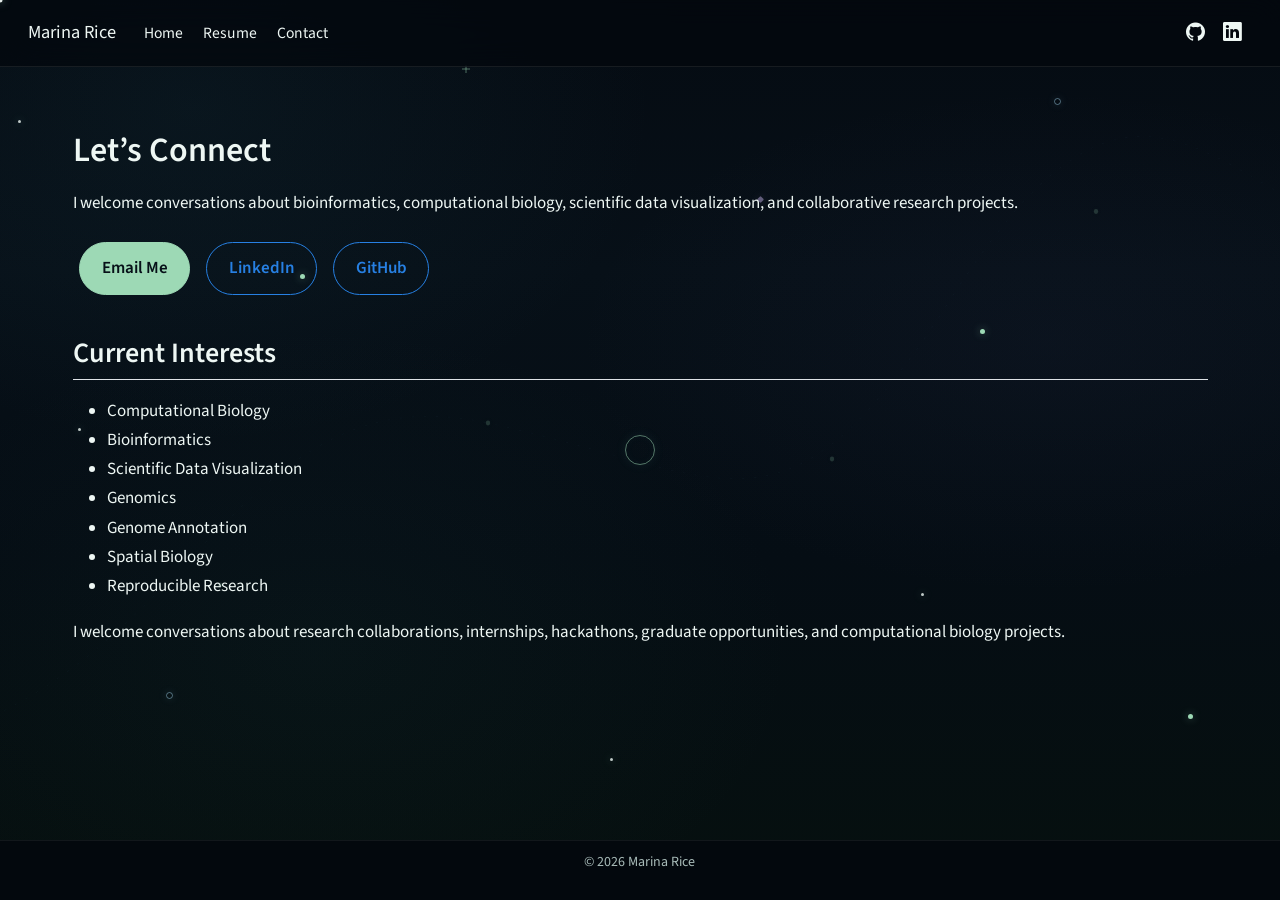
<file: contact.html>
<!DOCTYPE html>
<html xmlns="http://www.w3.org/1999/xhtml" lang="en" xml:lang="en"><head>

<meta charset="utf-8">
<meta name="generator" content="quarto-1.9.38">

<meta name="viewport" content="width=device-width, initial-scale=1.0, user-scalable=yes">


<title>contact – Marina Rice</title>
<style>
/* Default styles provided by pandoc.
** See https://pandoc.org/MANUAL.html#variables-for-html for config info.
*/
code{white-space: pre-wrap;}
span.smallcaps{font-variant: small-caps;}
div.columns{display: flex; gap: min(4vw, 1.5em);}
div.column{flex: auto; overflow-x: auto;}
div.hanging-indent{margin-left: 1.5em; text-indent: -1.5em;}
ul.task-list{list-style: none;}
ul.task-list li input[type="checkbox"] {
  width: 0.8em;
  margin: 0 0.8em 0.2em -1em; /* quarto-specific, see https://github.com/quarto-dev/quarto-cli/issues/4556 */ 
  vertical-align: middle;
}
</style>


<script src="site_libs/quarto-nav/quarto-nav.js"></script>
<script src="site_libs/quarto-nav/headroom.min.js"></script>
<script src="site_libs/clipboard/clipboard.min.js"></script>
<script src="site_libs/quarto-html/quarto.js" type="module"></script>
<script src="site_libs/quarto-html/tabsets/tabsets.js" type="module"></script>
<script src="site_libs/quarto-html/popper.min.js"></script>
<script src="site_libs/quarto-html/tippy.umd.min.js"></script>
<script src="site_libs/quarto-html/anchor.min.js"></script>
<link href="site_libs/quarto-html/tippy.css" rel="stylesheet">
<link href="site_libs/quarto-html/quarto-syntax-highlighting-15634bcf2e68342d4ad2dfa704d543f6.css" rel="stylesheet" id="quarto-text-highlighting-styles">
<script src="site_libs/bootstrap/bootstrap.min.js"></script>
<link href="site_libs/bootstrap/bootstrap-icons.css" rel="stylesheet">
<link href="site_libs/bootstrap/bootstrap-c7ab57aa33037bad7520c6cb9ec7d6ec.min.css" rel="stylesheet" append-hash="true" id="quarto-bootstrap" data-mode="light">
<script id="quarto-search-options" type="application/json">{
  "language": {
    "search-no-results-text": "No results",
    "search-matching-documents-text": "matching documents",
    "search-copy-link-title": "Copy link to search",
    "search-hide-matches-text": "Hide additional matches",
    "search-more-match-text": "more match in this document",
    "search-more-matches-text": "more matches in this document",
    "search-clear-button-title": "Clear",
    "search-text-placeholder": "",
    "search-detached-cancel-button-title": "Cancel",
    "search-submit-button-title": "Submit",
    "search-label": "Search"
  }
}</script>
<style>html{ scroll-behavior: smooth; }</style>
<script src="./interactions.js" defer=""></script>


<link rel="stylesheet" href="styles.css">
</head>

<body class="nav-fixed quarto-light">

<div id="quarto-search-results"></div>
  <header id="quarto-header" class="headroom fixed-top">
    <nav class="navbar navbar-expand-lg " data-bs-theme="dark">
      <div class="navbar-container container-fluid">
      <div class="navbar-brand-container mx-auto">
    <a class="navbar-brand" href="./index.html">
    <span class="navbar-title">Marina Rice</span>
    </a>
  </div>
          <button class="navbar-toggler" type="button" data-bs-toggle="collapse" data-bs-target="#navbarCollapse" aria-controls="navbarCollapse" role="menu" aria-expanded="false" aria-label="Toggle navigation" onclick="if (window.quartoToggleHeadroom) { window.quartoToggleHeadroom(); }">
  <span class="navbar-toggler-icon"></span>
</button>
          <div class="collapse navbar-collapse" id="navbarCollapse">
            <ul class="navbar-nav navbar-nav-scroll me-auto">
  <li class="nav-item">
    <a class="nav-link" href="./index.html"> 
<span class="menu-text">Home</span></a>
  </li>  
  <li class="nav-item">
    <a class="nav-link" href="./resume.html"> 
<span class="menu-text">Resume</span></a>
  </li>  
  <li class="nav-item">
    <a class="nav-link active" href="./contact.html" aria-current="page"> 
<span class="menu-text">Contact</span></a>
  </li>  
</ul>
            <ul class="navbar-nav navbar-nav-scroll ms-auto">
  <li class="nav-item compact">
    <a class="nav-link" href="https://github.com/riceroni18"> <i class="bi bi-github" role="img" aria-label="GitHub">
</i> 
<span class="menu-text"></span></a>
  </li>  
  <li class="nav-item compact">
    <a class="nav-link" href="https://www.linkedin.com/in/marina-rice-3071a1a9"> <i class="bi bi-linkedin" role="img" aria-label="LinkedIn">
</i> 
<span class="menu-text"></span></a>
  </li>  
</ul>
          </div> <!-- /navcollapse -->
            <div class="quarto-navbar-tools">
</div>
      </div> <!-- /container-fluid -->
    </nav>
</header>
<!-- content -->
<div id="quarto-content" class="quarto-container page-columns page-rows-contents page-layout-full page-navbar">
<!-- sidebar -->
<!-- margin-sidebar -->
    
<!-- main -->
<main class="content column-page" id="quarto-document-content"><header id="title-block-header" class="quarto-title-block"></header>




<section id="lets-connect" class="level1 hero">
<h1>Let’s Connect</h1>
<p>I welcome conversations about bioinformatics, computational biology, scientific data visualization, and collaborative research projects.</p>
<p><a href="mailto:mrice183@gmail.com" class="btn btn-primary">Email Me</a> <a href="https://www.linkedin.com/in/marina-rice-3071a1a9" class="btn btn-outline-primary">LinkedIn</a> <a href="https://github.com/riceroni18" class="btn btn-outline-primary">GitHub</a></p>
</section>
<section id="current-interests" class="level2">
<h2 class="anchored" data-anchor-id="current-interests">Current Interests</h2>
<ul>
<li>Computational Biology</li>
<li>Bioinformatics</li>
<li>Scientific Data Visualization</li>
<li>Genomics</li>
<li>Genome Annotation</li>
<li>Spatial Biology</li>
<li>Reproducible Research</li>
</ul>
<p>I welcome conversations about research collaborations, internships, hackathons, graduate opportunities, and computational biology projects.</p>


</section>

</main> <!-- /main -->
<script id="quarto-html-after-body" type="application/javascript">
  window.document.addEventListener("DOMContentLoaded", function (event) {
    const icon = "";
    const anchorJS = new window.AnchorJS();
    anchorJS.options = {
      placement: 'right',
      icon: icon
    };
    anchorJS.add('.anchored');
    const isCodeAnnotation = (el) => {
      for (const clz of el.classList) {
        if (clz.startsWith('code-annotation-')) {                     
          return true;
        }
      }
      return false;
    }
    const onCopySuccess = function(e) {
      // button target
      const button = e.trigger;
      // don't keep focus
      button.blur();
      // flash "checked"
      button.classList.add('code-copy-button-checked');
      var currentTitle = button.getAttribute("title");
      button.setAttribute("title", "Copied!");
      let tooltip;
      if (window.bootstrap) {
        button.setAttribute("data-bs-toggle", "tooltip");
        button.setAttribute("data-bs-placement", "left");
        button.setAttribute("data-bs-title", "Copied!");
        tooltip = new bootstrap.Tooltip(button, 
          { trigger: "manual", 
            customClass: "code-copy-button-tooltip",
            offset: [0, -8]});
        tooltip.show();    
      }
      setTimeout(function() {
        if (tooltip) {
          tooltip.hide();
          button.removeAttribute("data-bs-title");
          button.removeAttribute("data-bs-toggle");
          button.removeAttribute("data-bs-placement");
        }
        button.setAttribute("title", currentTitle);
        button.classList.remove('code-copy-button-checked');
      }, 1000);
      // clear code selection
      e.clearSelection();
    }
    const getTextToCopy = function(trigger) {
      const outerScaffold = trigger.parentElement.cloneNode(true);
      const codeEl = outerScaffold.querySelector('code');
      for (const childEl of codeEl.children) {
        if (isCodeAnnotation(childEl)) {
          childEl.remove();
        }
      }
      return codeEl.innerText;
    }
    const clipboard = new window.ClipboardJS('.code-copy-button:not([data-in-quarto-modal])', {
      text: getTextToCopy
    });
    clipboard.on('success', onCopySuccess);
    if (window.document.getElementById('quarto-embedded-source-code-modal')) {
      const clipboardModal = new window.ClipboardJS('.code-copy-button[data-in-quarto-modal]', {
        text: getTextToCopy,
        container: window.document.getElementById('quarto-embedded-source-code-modal')
      });
      clipboardModal.on('success', onCopySuccess);
    }
      var localhostRegex = new RegExp(/^(?:http|https):\/\/localhost\:?[0-9]*\//);
      var mailtoRegex = new RegExp(/^mailto:/);
        var filterRegex = new RegExp("https:\/\/riceroni18\.github\.io\/");
      var isInternal = (href) => {
          return filterRegex.test(href) || localhostRegex.test(href) || mailtoRegex.test(href);
      }
      // Inspect non-navigation links and adorn them if external
     var links = window.document.querySelectorAll('a[href]:not(.nav-link):not(.navbar-brand):not(.toc-action):not(.sidebar-link):not(.sidebar-item-toggle):not(.pagination-link):not(.no-external):not([aria-hidden]):not(.dropdown-item):not(.quarto-navigation-tool):not(.about-link)');
      for (var i=0; i<links.length; i++) {
        const link = links[i];
        if (!isInternal(link.href)) {
          // undo the damage that might have been done by quarto-nav.js in the case of
          // links that we want to consider external
          if (link.dataset.originalHref !== undefined) {
            link.href = link.dataset.originalHref;
          }
        }
      }
    function tippyHover(el, contentFn, onTriggerFn, onUntriggerFn) {
      const config = {
        allowHTML: true,
        maxWidth: 500,
        delay: 100,
        arrow: false,
        appendTo: function(el) {
            return el.parentElement;
        },
        interactive: true,
        interactiveBorder: 10,
        theme: 'quarto',
        placement: 'bottom-start',
      };
      if (contentFn) {
        config.content = contentFn;
      }
      if (onTriggerFn) {
        config.onTrigger = onTriggerFn;
      }
      if (onUntriggerFn) {
        config.onUntrigger = onUntriggerFn;
      }
      window.tippy(el, config); 
    }
    const noterefs = window.document.querySelectorAll('a[role="doc-noteref"]');
    for (var i=0; i<noterefs.length; i++) {
      const ref = noterefs[i];
      tippyHover(ref, function() {
        // use id or data attribute instead here
        let href = ref.getAttribute('data-footnote-href') || ref.getAttribute('href');
        try { href = new URL(href).hash; } catch {}
        const id = href.replace(/^#\/?/, "");
        const note = window.document.getElementById(id);
        if (note) {
          return note.innerHTML;
        } else {
          return "";
        }
      });
    }
    const xrefs = window.document.querySelectorAll('a.quarto-xref');
    const processXRef = (id, note) => {
      // Strip column container classes
      const stripColumnClz = (el) => {
        el.classList.remove("page-full", "page-columns");
        if (el.children) {
          for (const child of el.children) {
            stripColumnClz(child);
          }
        }
      }
      stripColumnClz(note)
      if (id === null || id.startsWith('sec-')) {
        // Special case sections, only their first couple elements
        const container = document.createElement("div");
        if (note.children && note.children.length > 2) {
          container.appendChild(note.children[0].cloneNode(true));
          for (let i = 1; i < note.children.length; i++) {
            const child = note.children[i];
            if (child.tagName === "P" && child.innerText === "") {
              continue;
            } else {
              container.appendChild(child.cloneNode(true));
              break;
            }
          }
          if (window.Quarto?.typesetMath) {
            window.Quarto.typesetMath(container);
          }
          return container.innerHTML
        } else {
          if (window.Quarto?.typesetMath) {
            window.Quarto.typesetMath(note);
          }
          return note.innerHTML;
        }
      } else {
        // Remove any anchor links if they are present
        const anchorLink = note.querySelector('a.anchorjs-link');
        if (anchorLink) {
          anchorLink.remove();
        }
        if (window.Quarto?.typesetMath) {
          window.Quarto.typesetMath(note);
        }
        if (note.classList.contains("callout")) {
          return note.outerHTML;
        } else {
          return note.innerHTML;
        }
      }
    }
    for (var i=0; i<xrefs.length; i++) {
      const xref = xrefs[i];
      tippyHover(xref, undefined, function(instance) {
        instance.disable();
        let url = xref.getAttribute('href');
        let hash = undefined; 
        if (url.startsWith('#')) {
          hash = url;
        } else {
          try { hash = new URL(url).hash; } catch {}
        }
        if (hash) {
          const id = hash.replace(/^#\/?/, "");
          const note = window.document.getElementById(id);
          if (note !== null) {
            try {
              const html = processXRef(id, note.cloneNode(true));
              instance.setContent(html);
            } finally {
              instance.enable();
              instance.show();
            }
          } else {
            // See if we can fetch this
            fetch(url.split('#')[0])
            .then(res => res.text())
            .then(html => {
              const parser = new DOMParser();
              const htmlDoc = parser.parseFromString(html, "text/html");
              const note = htmlDoc.getElementById(id);
              if (note !== null) {
                const html = processXRef(id, note);
                instance.setContent(html);
              } 
            }).finally(() => {
              instance.enable();
              instance.show();
            });
          }
        } else {
          // See if we can fetch a full url (with no hash to target)
          // This is a special case and we should probably do some content thinning / targeting
          fetch(url)
          .then(res => res.text())
          .then(html => {
            const parser = new DOMParser();
            const htmlDoc = parser.parseFromString(html, "text/html");
            const note = htmlDoc.querySelector('main.content');
            if (note !== null) {
              // This should only happen for chapter cross references
              // (since there is no id in the URL)
              // remove the first header
              if (note.children.length > 0 && note.children[0].tagName === "HEADER") {
                note.children[0].remove();
              }
              const html = processXRef(null, note);
              instance.setContent(html);
            } 
          }).finally(() => {
            instance.enable();
            instance.show();
          });
        }
      }, function(instance) {
      });
    }
        let selectedAnnoteEl;
        const selectorForAnnotation = ( cell, annotation) => {
          let cellAttr = 'data-code-cell="' + cell + '"';
          let lineAttr = 'data-code-annotation="' +  annotation + '"';
          const selector = 'span[' + cellAttr + '][' + lineAttr + ']';
          return selector;
        }
        const selectCodeLines = (annoteEl) => {
          const doc = window.document;
          const targetCell = annoteEl.getAttribute("data-target-cell");
          const targetAnnotation = annoteEl.getAttribute("data-target-annotation");
          const annoteSpan = window.document.querySelector(selectorForAnnotation(targetCell, targetAnnotation));
          const lines = annoteSpan.getAttribute("data-code-lines").split(",");
          const lineIds = lines.map((line) => {
            return targetCell + "-" + line;
          })
          let top = null;
          let height = null;
          let parent = null;
          if (lineIds.length > 0) {
              //compute the position of the single el (top and bottom and make a div)
              const el = window.document.getElementById(lineIds[0]);
              top = el.offsetTop;
              height = el.offsetHeight;
              parent = el.parentElement.parentElement;
            if (lineIds.length > 1) {
              const lastEl = window.document.getElementById(lineIds[lineIds.length - 1]);
              const bottom = lastEl.offsetTop + lastEl.offsetHeight;
              height = bottom - top;
            }
            if (top !== null && height !== null && parent !== null) {
              // cook up a div (if necessary) and position it 
              let div = window.document.getElementById("code-annotation-line-highlight");
              if (div === null) {
                div = window.document.createElement("div");
                div.setAttribute("id", "code-annotation-line-highlight");
                div.style.position = 'absolute';
                parent.appendChild(div);
              }
              div.style.top = top - 2 + "px";
              div.style.height = height + 4 + "px";
              div.style.left = 0;
              let gutterDiv = window.document.getElementById("code-annotation-line-highlight-gutter");
              if (gutterDiv === null) {
                gutterDiv = window.document.createElement("div");
                gutterDiv.setAttribute("id", "code-annotation-line-highlight-gutter");
                gutterDiv.style.position = 'absolute';
                const codeCell = window.document.getElementById(targetCell);
                const gutter = codeCell.querySelector('.code-annotation-gutter');
                gutter.appendChild(gutterDiv);
              }
              gutterDiv.style.top = top - 2 + "px";
              gutterDiv.style.height = height + 4 + "px";
            }
            selectedAnnoteEl = annoteEl;
          }
        };
        const unselectCodeLines = () => {
          const elementsIds = ["code-annotation-line-highlight", "code-annotation-line-highlight-gutter"];
          elementsIds.forEach((elId) => {
            const div = window.document.getElementById(elId);
            if (div) {
              div.remove();
            }
          });
          selectedAnnoteEl = undefined;
        };
          // Handle positioning of the toggle
      window.addEventListener(
        "resize",
        throttle(() => {
          elRect = undefined;
          if (selectedAnnoteEl) {
            selectCodeLines(selectedAnnoteEl);
          }
        }, 10)
      );
      function throttle(fn, ms) {
      let throttle = false;
      let timer;
        return (...args) => {
          if(!throttle) { // first call gets through
              fn.apply(this, args);
              throttle = true;
          } else { // all the others get throttled
              if(timer) clearTimeout(timer); // cancel #2
              timer = setTimeout(() => {
                fn.apply(this, args);
                timer = throttle = false;
              }, ms);
          }
        };
      }
        // Attach click handler to the DT
        const annoteDls = window.document.querySelectorAll('dt[data-target-cell]');
        for (const annoteDlNode of annoteDls) {
          annoteDlNode.addEventListener('click', (event) => {
            const clickedEl = event.target;
            if (clickedEl !== selectedAnnoteEl) {
              unselectCodeLines();
              const activeEl = window.document.querySelector('dt[data-target-cell].code-annotation-active');
              if (activeEl) {
                activeEl.classList.remove('code-annotation-active');
              }
              selectCodeLines(clickedEl);
              clickedEl.classList.add('code-annotation-active');
            } else {
              // Unselect the line
              unselectCodeLines();
              clickedEl.classList.remove('code-annotation-active');
            }
          });
        }
    const findCites = (el) => {
      const parentEl = el.parentElement;
      if (parentEl) {
        const cites = parentEl.dataset.cites;
        if (cites) {
          return {
            el,
            cites: cites.split(' ')
          };
        } else {
          return findCites(el.parentElement)
        }
      } else {
        return undefined;
      }
    };
    var bibliorefs = window.document.querySelectorAll('a[role="doc-biblioref"]');
    for (var i=0; i<bibliorefs.length; i++) {
      const ref = bibliorefs[i];
      const citeInfo = findCites(ref);
      if (citeInfo) {
        tippyHover(citeInfo.el, function() {
          var popup = window.document.createElement('div');
          citeInfo.cites.forEach(function(cite) {
            var citeDiv = window.document.createElement('div');
            citeDiv.classList.add('hanging-indent');
            citeDiv.classList.add('csl-entry');
            var biblioDiv = window.document.getElementById('ref-' + cite);
            if (biblioDiv) {
              citeDiv.innerHTML = biblioDiv.innerHTML;
            }
            popup.appendChild(citeDiv);
          });
          return popup.innerHTML;
        });
      }
    }
  });
  </script>
</div> <!-- /content -->
<footer class="footer">
  <div class="nav-footer">
    <div class="nav-footer-left">
      &nbsp;
    </div>   
    <div class="nav-footer-center">
<p>© 2026 Marina Rice</p>
</div>
    <div class="nav-footer-right">
      &nbsp;
    </div>
  </div>
</footer>




<script src="site_libs/quarto-html/zenscroll-min.js"></script>
</body></html>
</file>
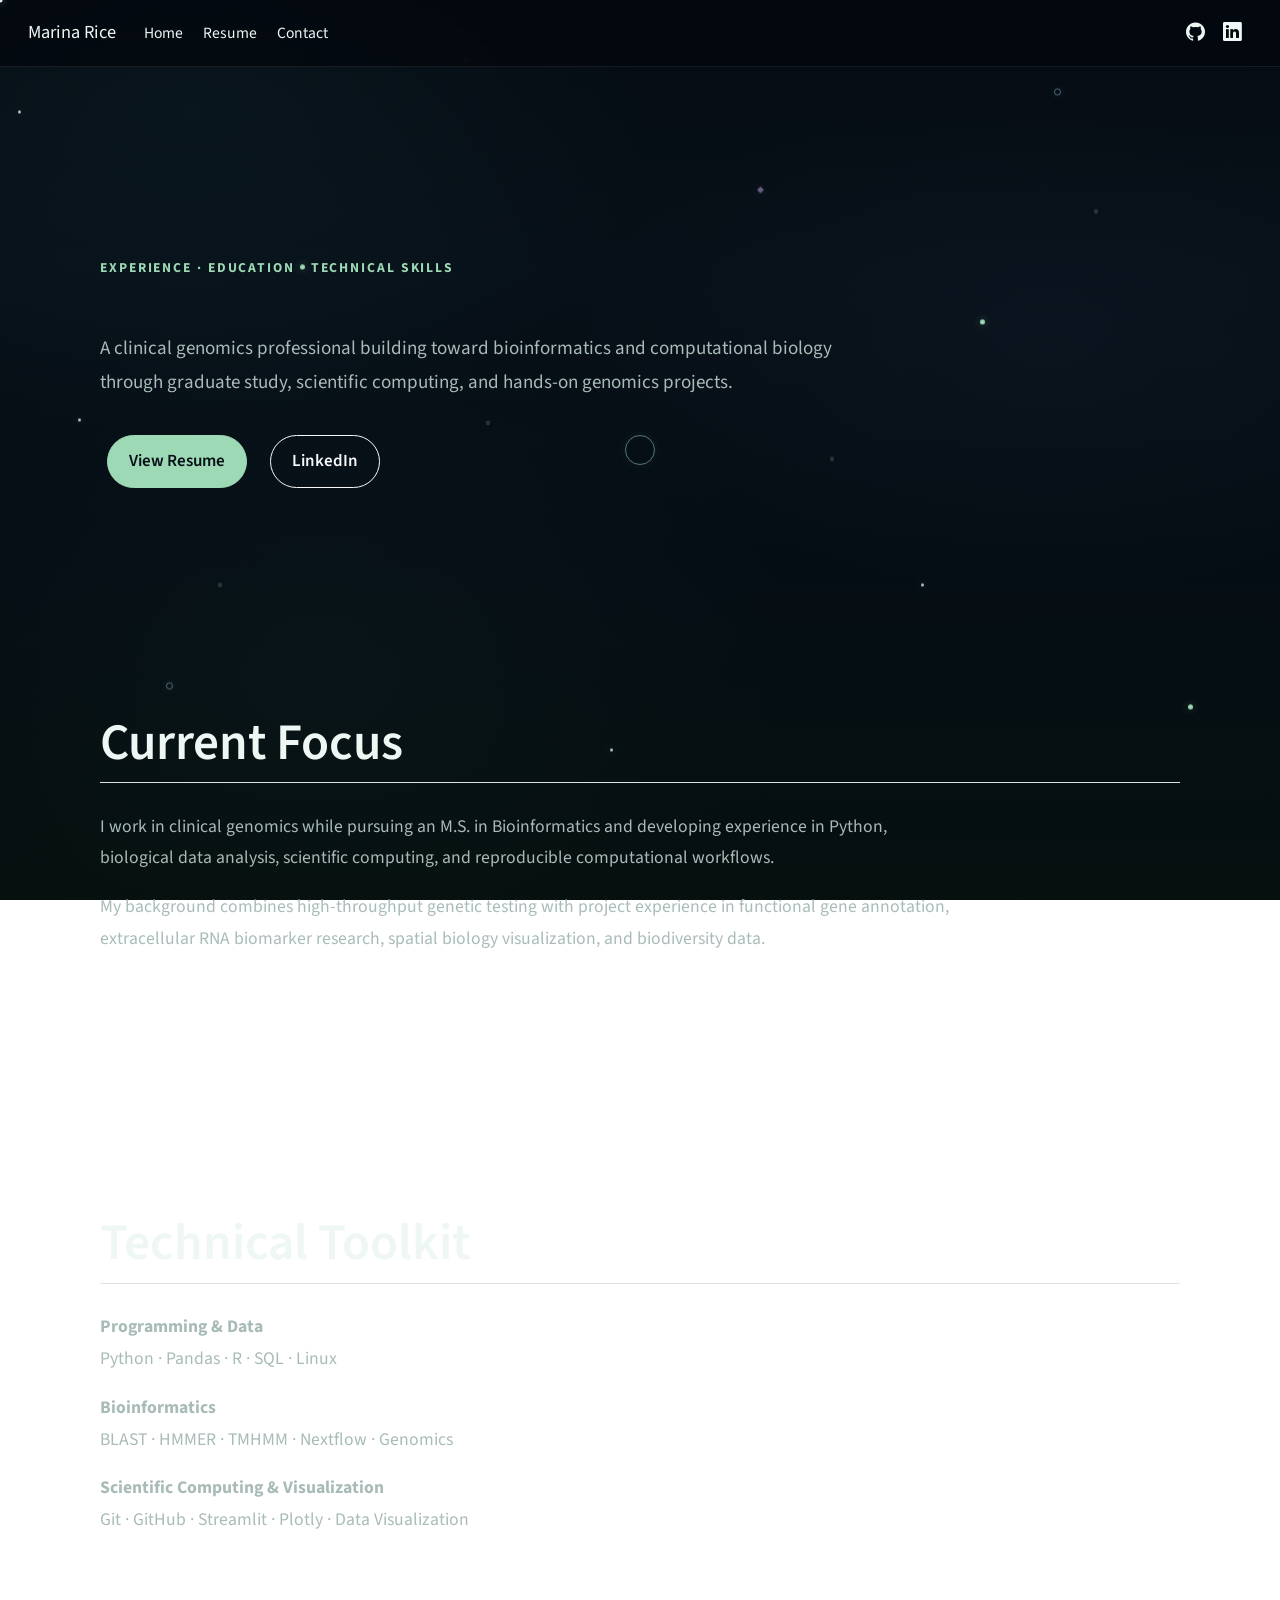
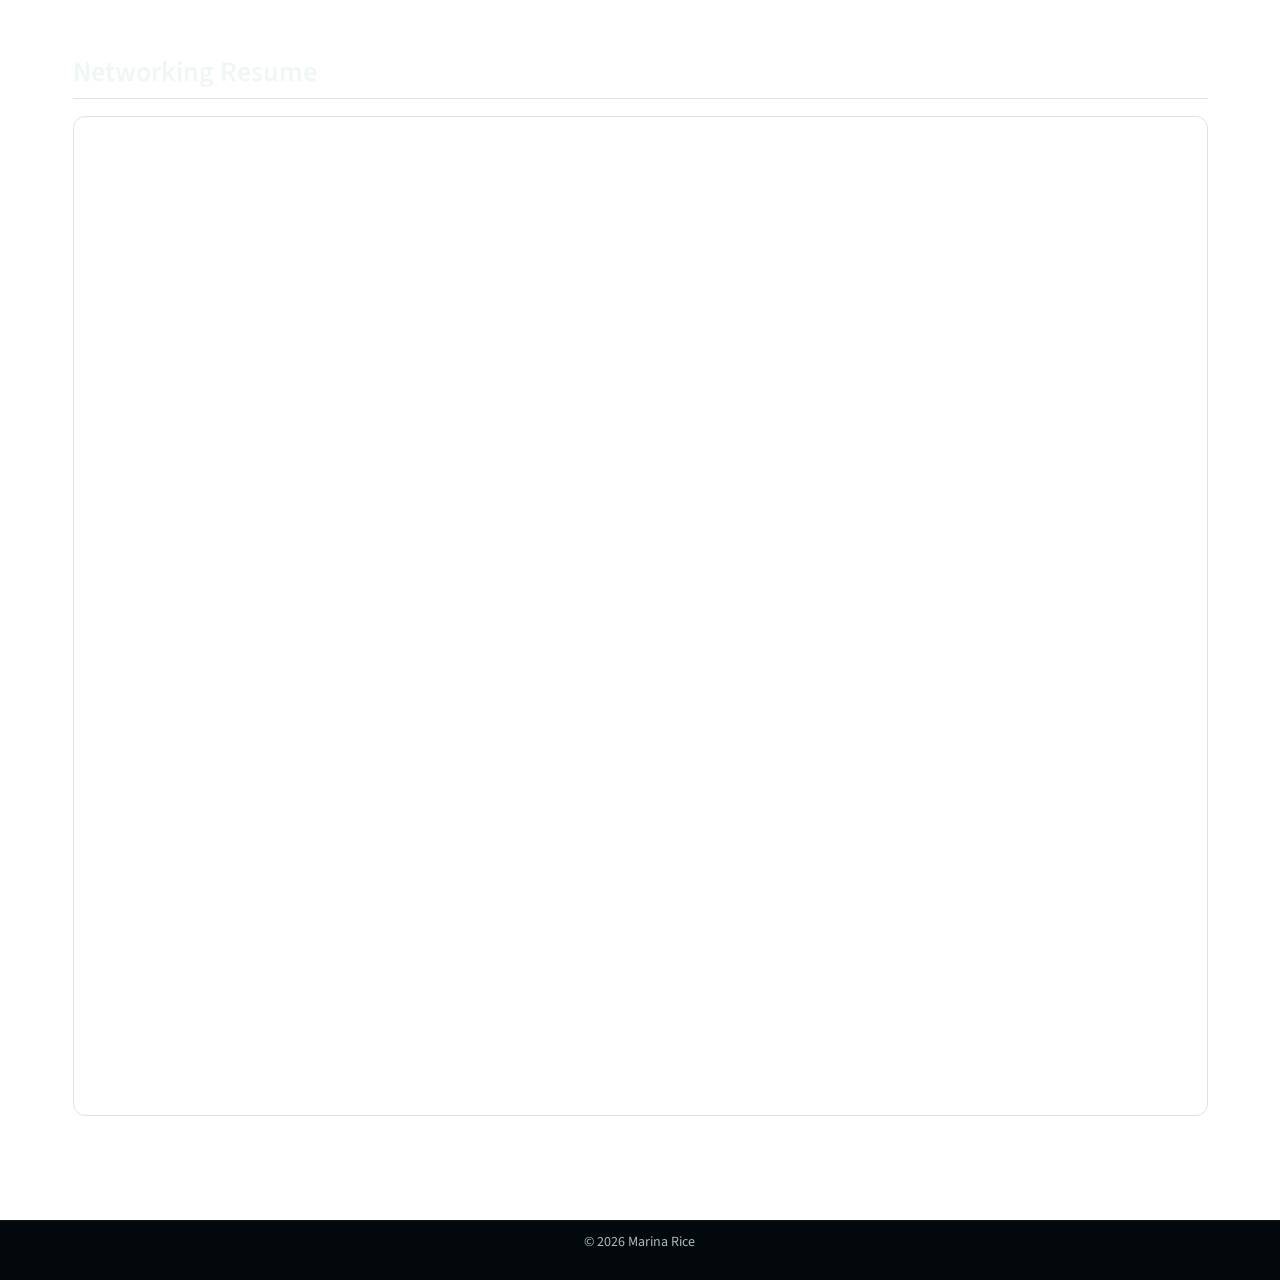
<file: resume.html>
<!DOCTYPE html>
<html xmlns="http://www.w3.org/1999/xhtml" lang="en" xml:lang="en"><head>

<meta charset="utf-8">
<meta name="generator" content="quarto-1.9.38">

<meta name="viewport" content="width=device-width, initial-scale=1.0, user-scalable=yes">


<title>resume – Marina Rice</title>
<style>
/* Default styles provided by pandoc.
** See https://pandoc.org/MANUAL.html#variables-for-html for config info.
*/
code{white-space: pre-wrap;}
span.smallcaps{font-variant: small-caps;}
div.columns{display: flex; gap: min(4vw, 1.5em);}
div.column{flex: auto; overflow-x: auto;}
div.hanging-indent{margin-left: 1.5em; text-indent: -1.5em;}
ul.task-list{list-style: none;}
ul.task-list li input[type="checkbox"] {
  width: 0.8em;
  margin: 0 0.8em 0.2em -1em; /* quarto-specific, see https://github.com/quarto-dev/quarto-cli/issues/4556 */ 
  vertical-align: middle;
}
</style>


<script src="site_libs/quarto-nav/quarto-nav.js"></script>
<script src="site_libs/quarto-nav/headroom.min.js"></script>
<script src="site_libs/clipboard/clipboard.min.js"></script>
<script src="site_libs/quarto-html/quarto.js" type="module"></script>
<script src="site_libs/quarto-html/tabsets/tabsets.js" type="module"></script>
<script src="site_libs/quarto-html/popper.min.js"></script>
<script src="site_libs/quarto-html/tippy.umd.min.js"></script>
<script src="site_libs/quarto-html/anchor.min.js"></script>
<link href="site_libs/quarto-html/tippy.css" rel="stylesheet">
<link href="site_libs/quarto-html/quarto-syntax-highlighting-15634bcf2e68342d4ad2dfa704d543f6.css" rel="stylesheet" id="quarto-text-highlighting-styles">
<script src="site_libs/bootstrap/bootstrap.min.js"></script>
<link href="site_libs/bootstrap/bootstrap-icons.css" rel="stylesheet">
<link href="site_libs/bootstrap/bootstrap-c7ab57aa33037bad7520c6cb9ec7d6ec.min.css" rel="stylesheet" append-hash="true" id="quarto-bootstrap" data-mode="light">
<script id="quarto-search-options" type="application/json">{
  "language": {
    "search-no-results-text": "No results",
    "search-matching-documents-text": "matching documents",
    "search-copy-link-title": "Copy link to search",
    "search-hide-matches-text": "Hide additional matches",
    "search-more-match-text": "more match in this document",
    "search-more-matches-text": "more matches in this document",
    "search-clear-button-title": "Clear",
    "search-text-placeholder": "",
    "search-detached-cancel-button-title": "Cancel",
    "search-submit-button-title": "Submit",
    "search-label": "Search"
  }
}</script>
<style>html{ scroll-behavior: smooth; }</style>
<script src="./interactions.js" defer=""></script>


<link rel="stylesheet" href="styles.css">
</head>

<body class="nav-fixed quarto-light">

<div id="quarto-search-results"></div>
  <header id="quarto-header" class="headroom fixed-top">
    <nav class="navbar navbar-expand-lg " data-bs-theme="dark">
      <div class="navbar-container container-fluid">
      <div class="navbar-brand-container mx-auto">
    <a class="navbar-brand" href="./index.html">
    <span class="navbar-title">Marina Rice</span>
    </a>
  </div>
          <button class="navbar-toggler" type="button" data-bs-toggle="collapse" data-bs-target="#navbarCollapse" aria-controls="navbarCollapse" role="menu" aria-expanded="false" aria-label="Toggle navigation" onclick="if (window.quartoToggleHeadroom) { window.quartoToggleHeadroom(); }">
  <span class="navbar-toggler-icon"></span>
</button>
          <div class="collapse navbar-collapse" id="navbarCollapse">
            <ul class="navbar-nav navbar-nav-scroll me-auto">
  <li class="nav-item">
    <a class="nav-link" href="./index.html"> 
<span class="menu-text">Home</span></a>
  </li>  
  <li class="nav-item">
    <a class="nav-link active" href="./resume.html" aria-current="page"> 
<span class="menu-text">Resume</span></a>
  </li>  
  <li class="nav-item">
    <a class="nav-link" href="./contact.html"> 
<span class="menu-text">Contact</span></a>
  </li>  
</ul>
            <ul class="navbar-nav navbar-nav-scroll ms-auto">
  <li class="nav-item compact">
    <a class="nav-link" href="https://github.com/riceroni18"> <i class="bi bi-github" role="img" aria-label="GitHub">
</i> 
<span class="menu-text"></span></a>
  </li>  
  <li class="nav-item compact">
    <a class="nav-link" href="https://www.linkedin.com/in/marina-rice-3071a1a9"> <i class="bi bi-linkedin" role="img" aria-label="LinkedIn">
</i> 
<span class="menu-text"></span></a>
  </li>  
</ul>
          </div> <!-- /navcollapse -->
            <div class="quarto-navbar-tools">
</div>
      </div> <!-- /container-fluid -->
    </nav>
</header>
<!-- content -->
<div id="quarto-content" class="quarto-container page-columns page-rows-contents page-layout-full page-navbar">
<!-- sidebar -->
<!-- margin-sidebar -->
    
<!-- main -->
<main class="content column-page" id="quarto-document-content"><header id="title-block-header" class="quarto-title-block"></header>




<div class="project-detail-page">
<div class="project-detail-hero case-study-hero">
<div class="project-detail-intro">
<p><span class="project-kicker">EXPERIENCE · EDUCATION · TECHNICAL SKILLS</span></p>
<p>A clinical genomics professional building toward bioinformatics and computational biology through graduate study, scientific computing, and hands-on genomics projects.</p>
<p><a href="#resume-viewer" class="btn btn-primary">View Resume</a> <a href="https://www.linkedin.com/in/marina-rice-3071a1a9" class="btn btn-outline-light">LinkedIn</a></p>
</div>
</div>
<section id="current-focus" class="level2 project-detail-section">
<h2 class="anchored" data-anchor-id="current-focus">Current Focus</h2>
<p>I work in clinical genomics while pursuing an M.S. in Bioinformatics and developing experience in Python, biological data analysis, scientific computing, and reproducible computational workflows.</p>
<p>My background combines high-throughput genetic testing with project experience in functional gene annotation, extracellular RNA biomarker research, spatial biology visualization, and biodiversity data.</p>
</section>
<section id="technical-toolkit" class="level2 project-detail-section">
<h2 class="anchored" data-anchor-id="technical-toolkit">Technical Toolkit</h2>
<p><strong>Programming &amp; Data</strong><br>
Python · Pandas · R · SQL · Linux</p>
<p><strong>Bioinformatics</strong><br>
BLAST · HMMER · TMHMM · Nextflow · Genomics</p>
<p><strong>Scientific Computing &amp; Visualization</strong><br>
Git · GitHub · Streamlit · Plotly · Data Visualization</p>
</section>
</div>
<section id="networking-resume" class="level2">
<h2 class="anchored" data-anchor-id="networking-resume">Networking Resume</h2>
<div id="resume-viewer">

</div>
<iframe src="Marina_Rice_Networking_Resume.pdf" width="100%" height="1000" style="border: 1px solid #d9e2e5; border-radius: 12px;">
</iframe>


</section>

</main> <!-- /main -->
<script id="quarto-html-after-body" type="application/javascript">
  window.document.addEventListener("DOMContentLoaded", function (event) {
    const icon = "";
    const anchorJS = new window.AnchorJS();
    anchorJS.options = {
      placement: 'right',
      icon: icon
    };
    anchorJS.add('.anchored');
    const isCodeAnnotation = (el) => {
      for (const clz of el.classList) {
        if (clz.startsWith('code-annotation-')) {                     
          return true;
        }
      }
      return false;
    }
    const onCopySuccess = function(e) {
      // button target
      const button = e.trigger;
      // don't keep focus
      button.blur();
      // flash "checked"
      button.classList.add('code-copy-button-checked');
      var currentTitle = button.getAttribute("title");
      button.setAttribute("title", "Copied!");
      let tooltip;
      if (window.bootstrap) {
        button.setAttribute("data-bs-toggle", "tooltip");
        button.setAttribute("data-bs-placement", "left");
        button.setAttribute("data-bs-title", "Copied!");
        tooltip = new bootstrap.Tooltip(button, 
          { trigger: "manual", 
            customClass: "code-copy-button-tooltip",
            offset: [0, -8]});
        tooltip.show();    
      }
      setTimeout(function() {
        if (tooltip) {
          tooltip.hide();
          button.removeAttribute("data-bs-title");
          button.removeAttribute("data-bs-toggle");
          button.removeAttribute("data-bs-placement");
        }
        button.setAttribute("title", currentTitle);
        button.classList.remove('code-copy-button-checked');
      }, 1000);
      // clear code selection
      e.clearSelection();
    }
    const getTextToCopy = function(trigger) {
      const outerScaffold = trigger.parentElement.cloneNode(true);
      const codeEl = outerScaffold.querySelector('code');
      for (const childEl of codeEl.children) {
        if (isCodeAnnotation(childEl)) {
          childEl.remove();
        }
      }
      return codeEl.innerText;
    }
    const clipboard = new window.ClipboardJS('.code-copy-button:not([data-in-quarto-modal])', {
      text: getTextToCopy
    });
    clipboard.on('success', onCopySuccess);
    if (window.document.getElementById('quarto-embedded-source-code-modal')) {
      const clipboardModal = new window.ClipboardJS('.code-copy-button[data-in-quarto-modal]', {
        text: getTextToCopy,
        container: window.document.getElementById('quarto-embedded-source-code-modal')
      });
      clipboardModal.on('success', onCopySuccess);
    }
      var localhostRegex = new RegExp(/^(?:http|https):\/\/localhost\:?[0-9]*\//);
      var mailtoRegex = new RegExp(/^mailto:/);
        var filterRegex = new RegExp("https:\/\/riceroni18\.github\.io\/");
      var isInternal = (href) => {
          return filterRegex.test(href) || localhostRegex.test(href) || mailtoRegex.test(href);
      }
      // Inspect non-navigation links and adorn them if external
     var links = window.document.querySelectorAll('a[href]:not(.nav-link):not(.navbar-brand):not(.toc-action):not(.sidebar-link):not(.sidebar-item-toggle):not(.pagination-link):not(.no-external):not([aria-hidden]):not(.dropdown-item):not(.quarto-navigation-tool):not(.about-link)');
      for (var i=0; i<links.length; i++) {
        const link = links[i];
        if (!isInternal(link.href)) {
          // undo the damage that might have been done by quarto-nav.js in the case of
          // links that we want to consider external
          if (link.dataset.originalHref !== undefined) {
            link.href = link.dataset.originalHref;
          }
        }
      }
    function tippyHover(el, contentFn, onTriggerFn, onUntriggerFn) {
      const config = {
        allowHTML: true,
        maxWidth: 500,
        delay: 100,
        arrow: false,
        appendTo: function(el) {
            return el.parentElement;
        },
        interactive: true,
        interactiveBorder: 10,
        theme: 'quarto',
        placement: 'bottom-start',
      };
      if (contentFn) {
        config.content = contentFn;
      }
      if (onTriggerFn) {
        config.onTrigger = onTriggerFn;
      }
      if (onUntriggerFn) {
        config.onUntrigger = onUntriggerFn;
      }
      window.tippy(el, config); 
    }
    const noterefs = window.document.querySelectorAll('a[role="doc-noteref"]');
    for (var i=0; i<noterefs.length; i++) {
      const ref = noterefs[i];
      tippyHover(ref, function() {
        // use id or data attribute instead here
        let href = ref.getAttribute('data-footnote-href') || ref.getAttribute('href');
        try { href = new URL(href).hash; } catch {}
        const id = href.replace(/^#\/?/, "");
        const note = window.document.getElementById(id);
        if (note) {
          return note.innerHTML;
        } else {
          return "";
        }
      });
    }
    const xrefs = window.document.querySelectorAll('a.quarto-xref');
    const processXRef = (id, note) => {
      // Strip column container classes
      const stripColumnClz = (el) => {
        el.classList.remove("page-full", "page-columns");
        if (el.children) {
          for (const child of el.children) {
            stripColumnClz(child);
          }
        }
      }
      stripColumnClz(note)
      if (id === null || id.startsWith('sec-')) {
        // Special case sections, only their first couple elements
        const container = document.createElement("div");
        if (note.children && note.children.length > 2) {
          container.appendChild(note.children[0].cloneNode(true));
          for (let i = 1; i < note.children.length; i++) {
            const child = note.children[i];
            if (child.tagName === "P" && child.innerText === "") {
              continue;
            } else {
              container.appendChild(child.cloneNode(true));
              break;
            }
          }
          if (window.Quarto?.typesetMath) {
            window.Quarto.typesetMath(container);
          }
          return container.innerHTML
        } else {
          if (window.Quarto?.typesetMath) {
            window.Quarto.typesetMath(note);
          }
          return note.innerHTML;
        }
      } else {
        // Remove any anchor links if they are present
        const anchorLink = note.querySelector('a.anchorjs-link');
        if (anchorLink) {
          anchorLink.remove();
        }
        if (window.Quarto?.typesetMath) {
          window.Quarto.typesetMath(note);
        }
        if (note.classList.contains("callout")) {
          return note.outerHTML;
        } else {
          return note.innerHTML;
        }
      }
    }
    for (var i=0; i<xrefs.length; i++) {
      const xref = xrefs[i];
      tippyHover(xref, undefined, function(instance) {
        instance.disable();
        let url = xref.getAttribute('href');
        let hash = undefined; 
        if (url.startsWith('#')) {
          hash = url;
        } else {
          try { hash = new URL(url).hash; } catch {}
        }
        if (hash) {
          const id = hash.replace(/^#\/?/, "");
          const note = window.document.getElementById(id);
          if (note !== null) {
            try {
              const html = processXRef(id, note.cloneNode(true));
              instance.setContent(html);
            } finally {
              instance.enable();
              instance.show();
            }
          } else {
            // See if we can fetch this
            fetch(url.split('#')[0])
            .then(res => res.text())
            .then(html => {
              const parser = new DOMParser();
              const htmlDoc = parser.parseFromString(html, "text/html");
              const note = htmlDoc.getElementById(id);
              if (note !== null) {
                const html = processXRef(id, note);
                instance.setContent(html);
              } 
            }).finally(() => {
              instance.enable();
              instance.show();
            });
          }
        } else {
          // See if we can fetch a full url (with no hash to target)
          // This is a special case and we should probably do some content thinning / targeting
          fetch(url)
          .then(res => res.text())
          .then(html => {
            const parser = new DOMParser();
            const htmlDoc = parser.parseFromString(html, "text/html");
            const note = htmlDoc.querySelector('main.content');
            if (note !== null) {
              // This should only happen for chapter cross references
              // (since there is no id in the URL)
              // remove the first header
              if (note.children.length > 0 && note.children[0].tagName === "HEADER") {
                note.children[0].remove();
              }
              const html = processXRef(null, note);
              instance.setContent(html);
            } 
          }).finally(() => {
            instance.enable();
            instance.show();
          });
        }
      }, function(instance) {
      });
    }
        let selectedAnnoteEl;
        const selectorForAnnotation = ( cell, annotation) => {
          let cellAttr = 'data-code-cell="' + cell + '"';
          let lineAttr = 'data-code-annotation="' +  annotation + '"';
          const selector = 'span[' + cellAttr + '][' + lineAttr + ']';
          return selector;
        }
        const selectCodeLines = (annoteEl) => {
          const doc = window.document;
          const targetCell = annoteEl.getAttribute("data-target-cell");
          const targetAnnotation = annoteEl.getAttribute("data-target-annotation");
          const annoteSpan = window.document.querySelector(selectorForAnnotation(targetCell, targetAnnotation));
          const lines = annoteSpan.getAttribute("data-code-lines").split(",");
          const lineIds = lines.map((line) => {
            return targetCell + "-" + line;
          })
          let top = null;
          let height = null;
          let parent = null;
          if (lineIds.length > 0) {
              //compute the position of the single el (top and bottom and make a div)
              const el = window.document.getElementById(lineIds[0]);
              top = el.offsetTop;
              height = el.offsetHeight;
              parent = el.parentElement.parentElement;
            if (lineIds.length > 1) {
              const lastEl = window.document.getElementById(lineIds[lineIds.length - 1]);
              const bottom = lastEl.offsetTop + lastEl.offsetHeight;
              height = bottom - top;
            }
            if (top !== null && height !== null && parent !== null) {
              // cook up a div (if necessary) and position it 
              let div = window.document.getElementById("code-annotation-line-highlight");
              if (div === null) {
                div = window.document.createElement("div");
                div.setAttribute("id", "code-annotation-line-highlight");
                div.style.position = 'absolute';
                parent.appendChild(div);
              }
              div.style.top = top - 2 + "px";
              div.style.height = height + 4 + "px";
              div.style.left = 0;
              let gutterDiv = window.document.getElementById("code-annotation-line-highlight-gutter");
              if (gutterDiv === null) {
                gutterDiv = window.document.createElement("div");
                gutterDiv.setAttribute("id", "code-annotation-line-highlight-gutter");
                gutterDiv.style.position = 'absolute';
                const codeCell = window.document.getElementById(targetCell);
                const gutter = codeCell.querySelector('.code-annotation-gutter');
                gutter.appendChild(gutterDiv);
              }
              gutterDiv.style.top = top - 2 + "px";
              gutterDiv.style.height = height + 4 + "px";
            }
            selectedAnnoteEl = annoteEl;
          }
        };
        const unselectCodeLines = () => {
          const elementsIds = ["code-annotation-line-highlight", "code-annotation-line-highlight-gutter"];
          elementsIds.forEach((elId) => {
            const div = window.document.getElementById(elId);
            if (div) {
              div.remove();
            }
          });
          selectedAnnoteEl = undefined;
        };
          // Handle positioning of the toggle
      window.addEventListener(
        "resize",
        throttle(() => {
          elRect = undefined;
          if (selectedAnnoteEl) {
            selectCodeLines(selectedAnnoteEl);
          }
        }, 10)
      );
      function throttle(fn, ms) {
      let throttle = false;
      let timer;
        return (...args) => {
          if(!throttle) { // first call gets through
              fn.apply(this, args);
              throttle = true;
          } else { // all the others get throttled
              if(timer) clearTimeout(timer); // cancel #2
              timer = setTimeout(() => {
                fn.apply(this, args);
                timer = throttle = false;
              }, ms);
          }
        };
      }
        // Attach click handler to the DT
        const annoteDls = window.document.querySelectorAll('dt[data-target-cell]');
        for (const annoteDlNode of annoteDls) {
          annoteDlNode.addEventListener('click', (event) => {
            const clickedEl = event.target;
            if (clickedEl !== selectedAnnoteEl) {
              unselectCodeLines();
              const activeEl = window.document.querySelector('dt[data-target-cell].code-annotation-active');
              if (activeEl) {
                activeEl.classList.remove('code-annotation-active');
              }
              selectCodeLines(clickedEl);
              clickedEl.classList.add('code-annotation-active');
            } else {
              // Unselect the line
              unselectCodeLines();
              clickedEl.classList.remove('code-annotation-active');
            }
          });
        }
    const findCites = (el) => {
      const parentEl = el.parentElement;
      if (parentEl) {
        const cites = parentEl.dataset.cites;
        if (cites) {
          return {
            el,
            cites: cites.split(' ')
          };
        } else {
          return findCites(el.parentElement)
        }
      } else {
        return undefined;
      }
    };
    var bibliorefs = window.document.querySelectorAll('a[role="doc-biblioref"]');
    for (var i=0; i<bibliorefs.length; i++) {
      const ref = bibliorefs[i];
      const citeInfo = findCites(ref);
      if (citeInfo) {
        tippyHover(citeInfo.el, function() {
          var popup = window.document.createElement('div');
          citeInfo.cites.forEach(function(cite) {
            var citeDiv = window.document.createElement('div');
            citeDiv.classList.add('hanging-indent');
            citeDiv.classList.add('csl-entry');
            var biblioDiv = window.document.getElementById('ref-' + cite);
            if (biblioDiv) {
              citeDiv.innerHTML = biblioDiv.innerHTML;
            }
            popup.appendChild(citeDiv);
          });
          return popup.innerHTML;
        });
      }
    }
  });
  </script>
</div> <!-- /content -->
<footer class="footer">
  <div class="nav-footer">
    <div class="nav-footer-left">
      &nbsp;
    </div>   
    <div class="nav-footer-center">
<p>© 2026 Marina Rice</p>
</div>
    <div class="nav-footer-right">
      &nbsp;
    </div>
  </div>
</footer>




<script src="site_libs/quarto-html/zenscroll-min.js"></script>
</body></html>
</file>
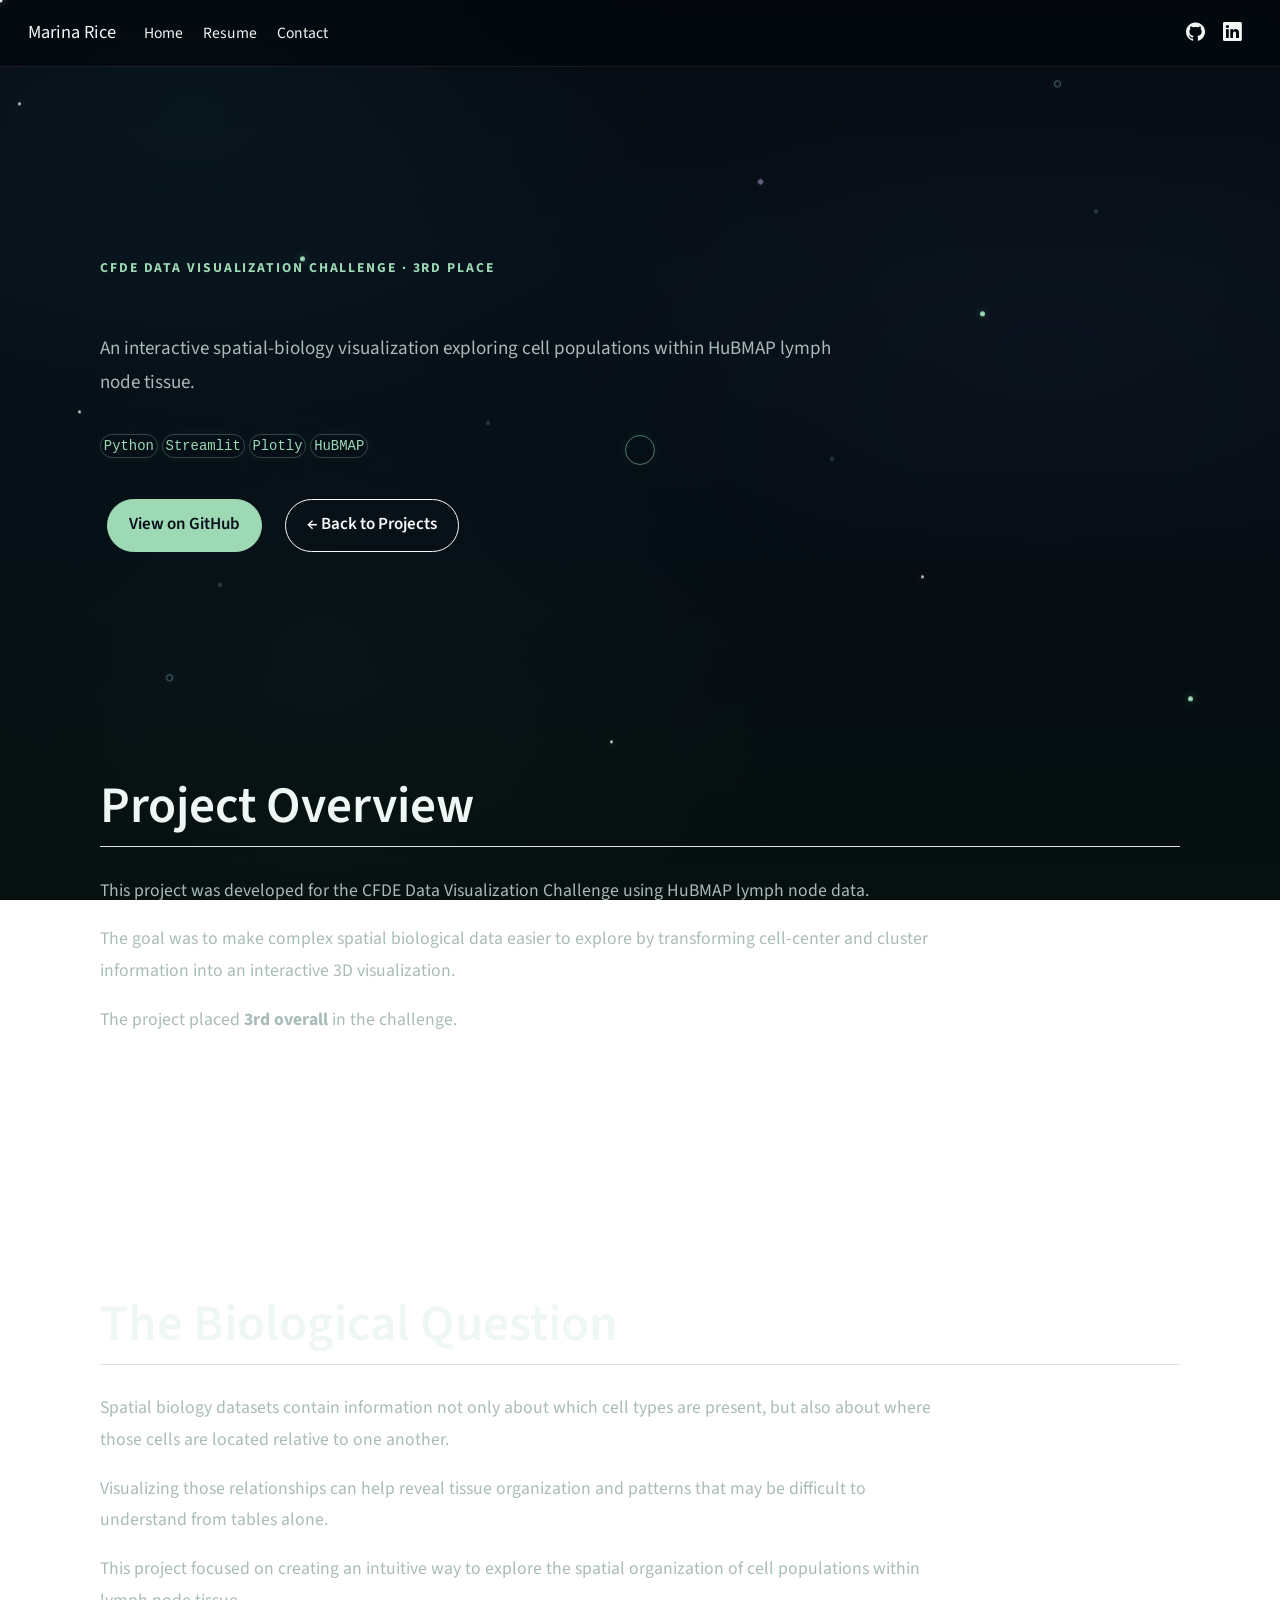
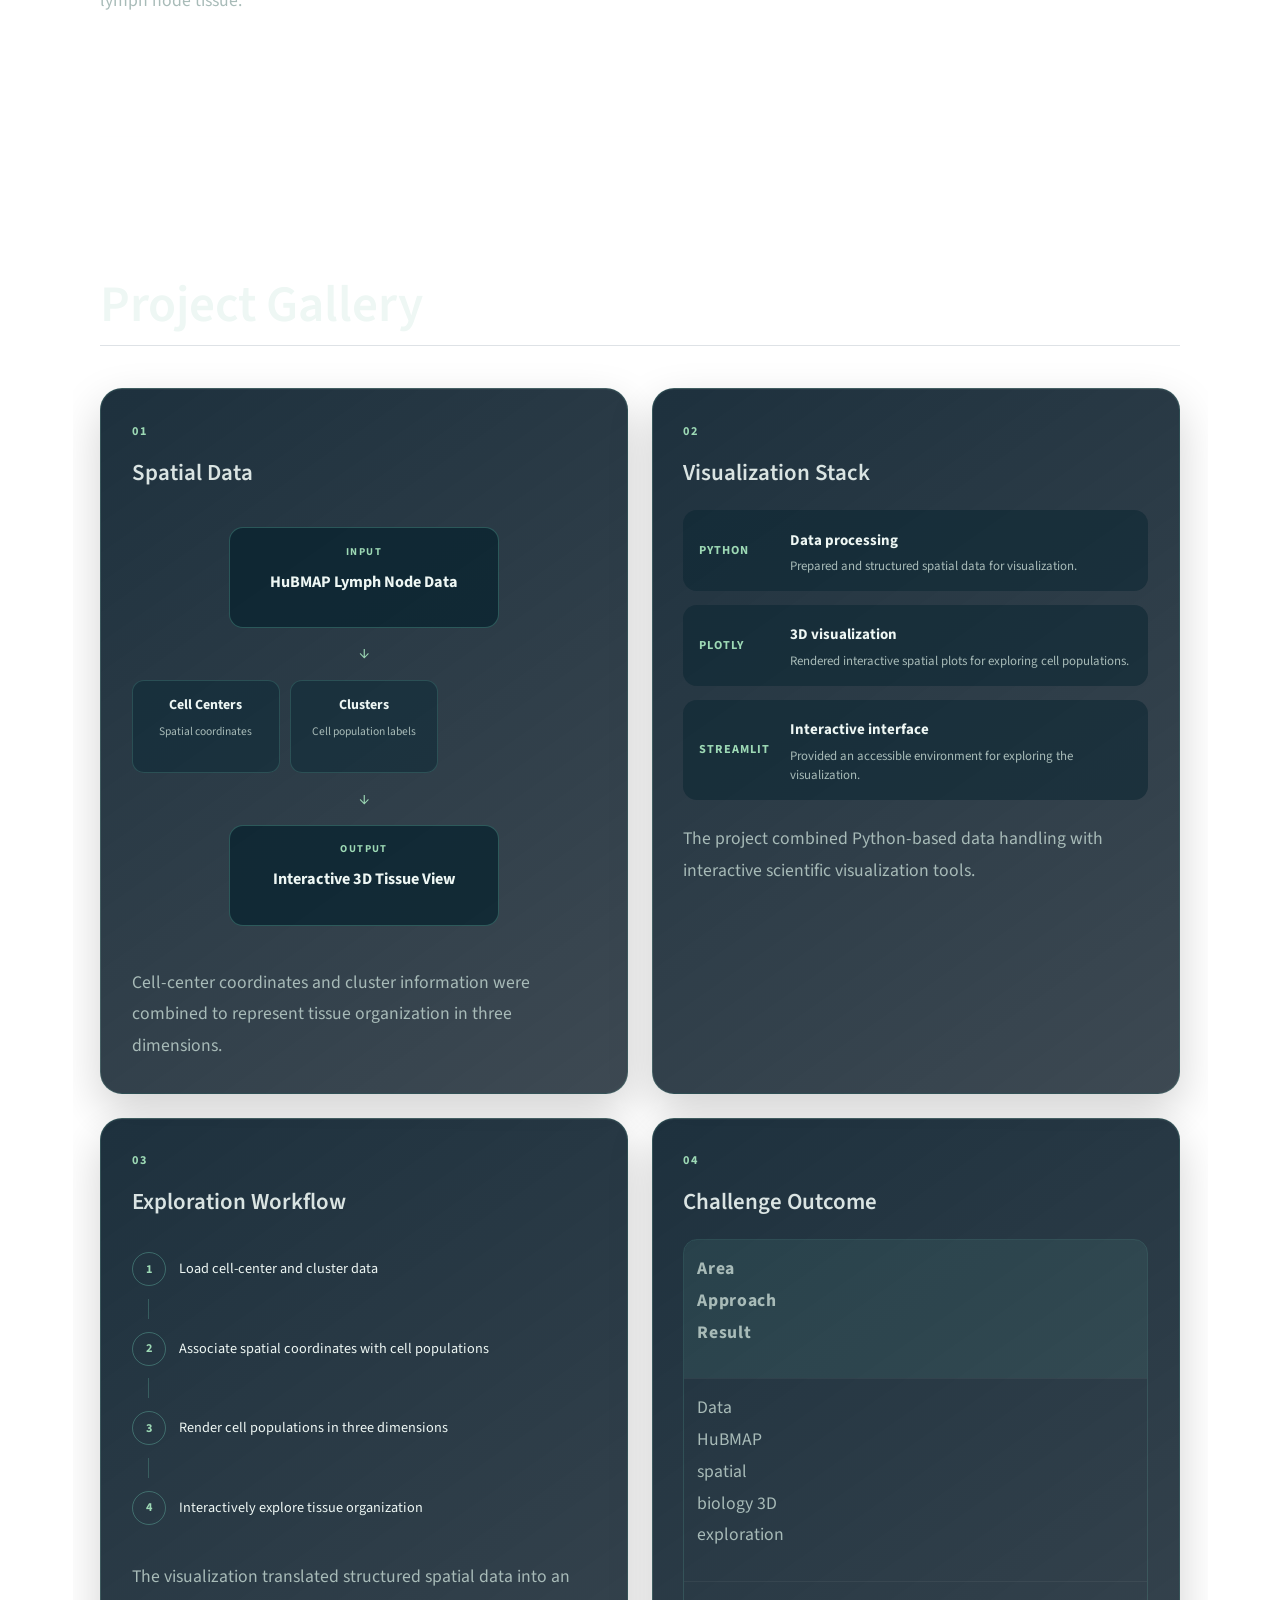
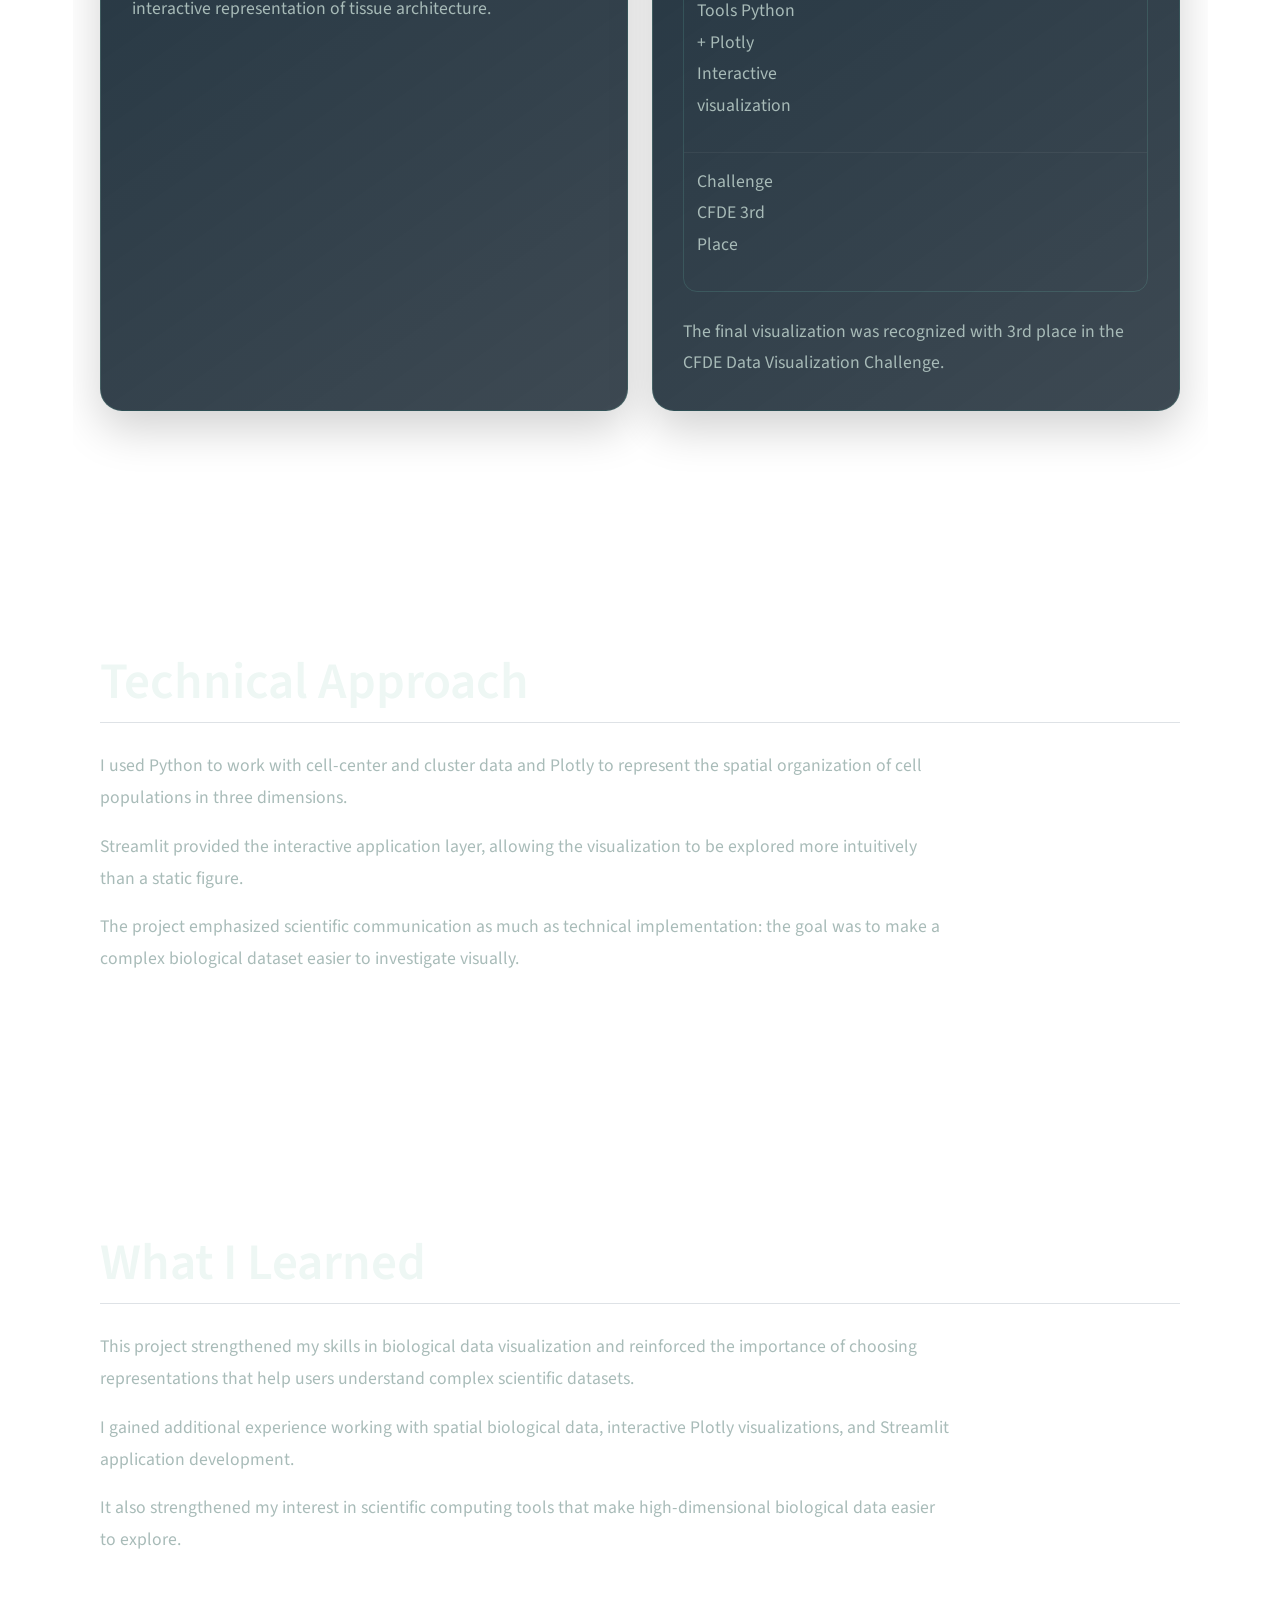
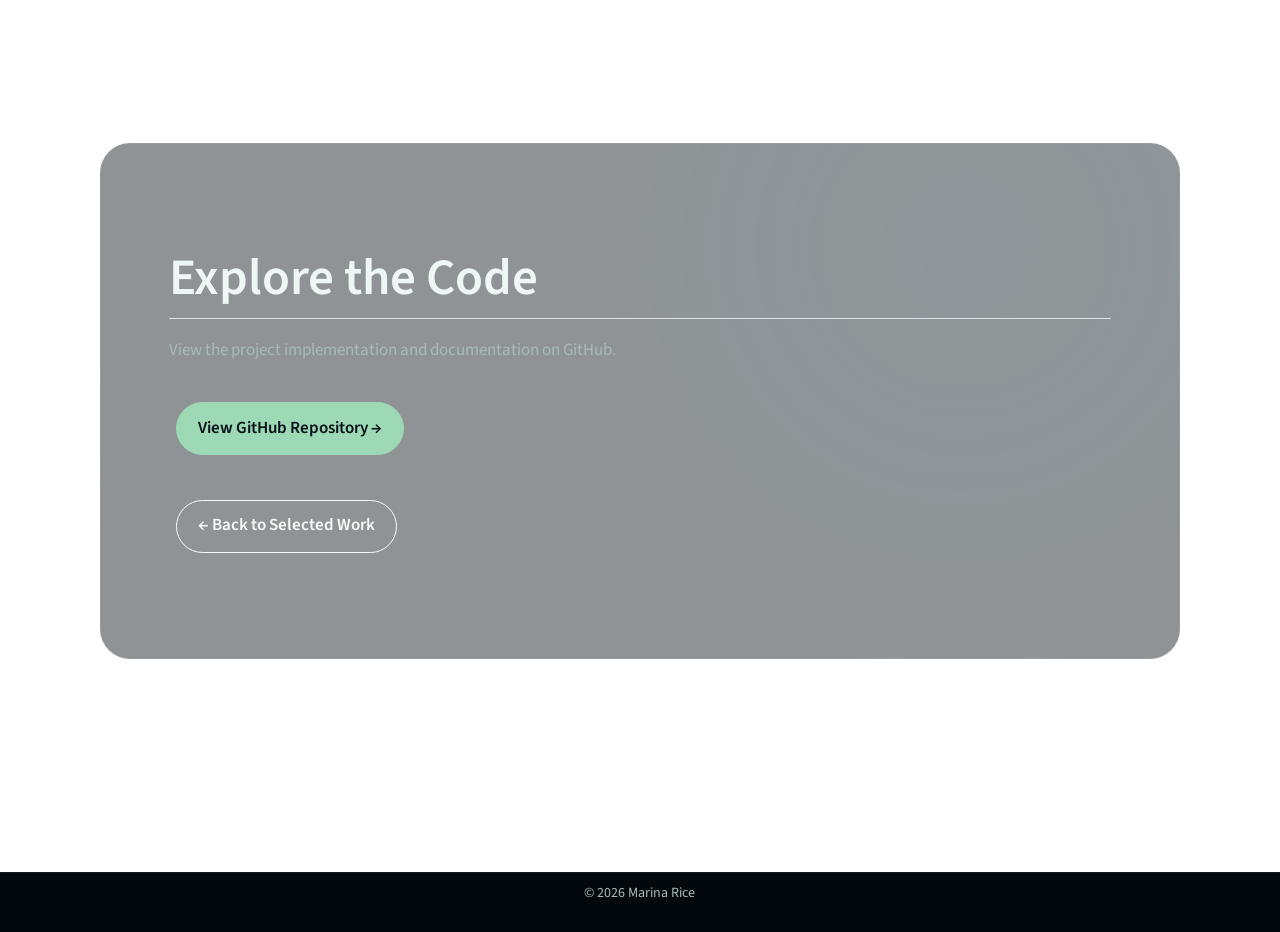
<file: projects/cfde.html>
<!DOCTYPE html>
<html xmlns="http://www.w3.org/1999/xhtml" lang="en" xml:lang="en"><head>

<meta charset="utf-8">
<meta name="generator" content="quarto-1.9.38">

<meta name="viewport" content="width=device-width, initial-scale=1.0, user-scalable=yes">


<title>cfde – Marina Rice</title>
<style>
/* Default styles provided by pandoc.
** See https://pandoc.org/MANUAL.html#variables-for-html for config info.
*/
code{white-space: pre-wrap;}
span.smallcaps{font-variant: small-caps;}
div.columns{display: flex; gap: min(4vw, 1.5em);}
div.column{flex: auto; overflow-x: auto;}
div.hanging-indent{margin-left: 1.5em; text-indent: -1.5em;}
ul.task-list{list-style: none;}
ul.task-list li input[type="checkbox"] {
  width: 0.8em;
  margin: 0 0.8em 0.2em -1em; /* quarto-specific, see https://github.com/quarto-dev/quarto-cli/issues/4556 */ 
  vertical-align: middle;
}
</style>


<script src="../site_libs/quarto-nav/quarto-nav.js"></script>
<script src="../site_libs/quarto-nav/headroom.min.js"></script>
<script src="../site_libs/clipboard/clipboard.min.js"></script>
<script src="../site_libs/quarto-html/quarto.js" type="module"></script>
<script src="../site_libs/quarto-html/tabsets/tabsets.js" type="module"></script>
<script src="../site_libs/quarto-html/popper.min.js"></script>
<script src="../site_libs/quarto-html/tippy.umd.min.js"></script>
<script src="../site_libs/quarto-html/anchor.min.js"></script>
<link href="../site_libs/quarto-html/tippy.css" rel="stylesheet">
<link href="../site_libs/quarto-html/quarto-syntax-highlighting-15634bcf2e68342d4ad2dfa704d543f6.css" rel="stylesheet" id="quarto-text-highlighting-styles">
<script src="../site_libs/bootstrap/bootstrap.min.js"></script>
<link href="../site_libs/bootstrap/bootstrap-icons.css" rel="stylesheet">
<link href="../site_libs/bootstrap/bootstrap-c7ab57aa33037bad7520c6cb9ec7d6ec.min.css" rel="stylesheet" append-hash="true" id="quarto-bootstrap" data-mode="light">
<script id="quarto-search-options" type="application/json">{
  "language": {
    "search-no-results-text": "No results",
    "search-matching-documents-text": "matching documents",
    "search-copy-link-title": "Copy link to search",
    "search-hide-matches-text": "Hide additional matches",
    "search-more-match-text": "more match in this document",
    "search-more-matches-text": "more matches in this document",
    "search-clear-button-title": "Clear",
    "search-text-placeholder": "",
    "search-detached-cancel-button-title": "Cancel",
    "search-submit-button-title": "Submit",
    "search-label": "Search"
  }
}</script>
<style>html{ scroll-behavior: smooth; }</style>
<script src="../interactions.js" defer=""></script>


<link rel="stylesheet" href="../styles.css">
</head>

<body class="nav-fixed quarto-light">

<div id="quarto-search-results"></div>
  <header id="quarto-header" class="headroom fixed-top">
    <nav class="navbar navbar-expand-lg " data-bs-theme="dark">
      <div class="navbar-container container-fluid">
      <div class="navbar-brand-container mx-auto">
    <a class="navbar-brand" href="../index.html">
    <span class="navbar-title">Marina Rice</span>
    </a>
  </div>
          <button class="navbar-toggler" type="button" data-bs-toggle="collapse" data-bs-target="#navbarCollapse" aria-controls="navbarCollapse" role="menu" aria-expanded="false" aria-label="Toggle navigation" onclick="if (window.quartoToggleHeadroom) { window.quartoToggleHeadroom(); }">
  <span class="navbar-toggler-icon"></span>
</button>
          <div class="collapse navbar-collapse" id="navbarCollapse">
            <ul class="navbar-nav navbar-nav-scroll me-auto">
  <li class="nav-item">
    <a class="nav-link" href="../index.html"> 
<span class="menu-text">Home</span></a>
  </li>  
  <li class="nav-item">
    <a class="nav-link" href="../resume.html"> 
<span class="menu-text">Resume</span></a>
  </li>  
  <li class="nav-item">
    <a class="nav-link" href="../contact.html"> 
<span class="menu-text">Contact</span></a>
  </li>  
</ul>
            <ul class="navbar-nav navbar-nav-scroll ms-auto">
  <li class="nav-item compact">
    <a class="nav-link" href="https://github.com/riceroni18"> <i class="bi bi-github" role="img" aria-label="GitHub">
</i> 
<span class="menu-text"></span></a>
  </li>  
  <li class="nav-item compact">
    <a class="nav-link" href="https://www.linkedin.com/in/marina-rice-3071a1a9"> <i class="bi bi-linkedin" role="img" aria-label="LinkedIn">
</i> 
<span class="menu-text"></span></a>
  </li>  
</ul>
          </div> <!-- /navcollapse -->
            <div class="quarto-navbar-tools">
</div>
      </div> <!-- /container-fluid -->
    </nav>
</header>
<!-- content -->
<div id="quarto-content" class="quarto-container page-columns page-rows-contents page-layout-full page-navbar">
<!-- sidebar -->
<!-- margin-sidebar -->
    
<!-- main -->
<main class="content column-page" id="quarto-document-content"><header id="title-block-header" class="quarto-title-block"></header>




<div class="project-detail-page cfde-detail">
<div class="project-detail-hero case-study-hero">
<div class="project-detail-intro">
<p><span class="project-kicker">CFDE DATA VISUALIZATION CHALLENGE · 3RD PLACE</span></p>
<p>An interactive spatial-biology visualization exploring cell populations within HuBMAP lymph node tissue.</p>
<div class="project-tech">
<p><code>Python</code> <code>Streamlit</code> <code>Plotly</code> <code>HuBMAP</code></p>
</div>
<p><a href="https://github.com/riceroni18/cfde-data-visualization-challenge" class="btn btn-primary">View on GitHub</a> <a href="../index.html#projects" class="btn btn-outline-light">← Back to Projects</a></p>
</div>
</div>
<section id="project-overview" class="level2 project-detail-section">
<h2 class="anchored" data-anchor-id="project-overview">Project Overview</h2>
<p>This project was developed for the CFDE Data Visualization Challenge using HuBMAP lymph node data.</p>
<p>The goal was to make complex spatial biological data easier to explore by transforming cell-center and cluster information into an interactive 3D visualization.</p>
<p>The project placed <strong>3rd overall</strong> in the challenge.</p>
</section>
<section id="the-biological-question" class="level2 project-detail-section">
<h2 class="anchored" data-anchor-id="the-biological-question">The Biological Question</h2>
<p>Spatial biology datasets contain information not only about which cell types are present, but also about where those cells are located relative to one another.</p>
<p>Visualizing those relationships can help reveal tissue organization and patterns that may be difficult to understand from tables alone.</p>
<p>This project focused on creating an intuitive way to explore the spatial organization of cell populations within lymph node tissue.</p>
</section>
<section id="project-gallery" class="level2 project-detail-section">
<h2 class="anchored" data-anchor-id="project-gallery">Project Gallery</h2>
<div class="project-gallery-grid">
<div class="gallery-card">
<p><span class="gallery-number">01</span></p>
<section id="spatial-data" class="level3">
<h3 class="anchored" data-anchor-id="spatial-data">Spatial Data</h3>
<div class="workflow-diagram">
<div class="workflow-node">
<p><span class="workflow-label">INPUT</span> <strong>HuBMAP Lymph Node Data</strong></p>
</div>
<div class="workflow-connector">
↓
</div>
<div class="workflow-tools">
<div class="workflow-tool">
<p><span>Cell Centers</span> <small>Spatial coordinates</small></p>
</div>
<div class="workflow-tool">
<p><span>Clusters</span> <small>Cell population labels</small></p>
</div>
</div>
<div class="workflow-connector">
↓
</div>
<div class="workflow-node workflow-output">
<p><span class="workflow-label">OUTPUT</span> <strong>Interactive 3D Tissue View</strong></p>
</div>
</div>
<p class="gallery-caption">
Cell-center coordinates and cluster information were combined to represent tissue organization in three dimensions.
</p>
</section>
</div>
<div class="gallery-card">
<p><span class="gallery-number">02</span></p>
<section id="visualization-stack" class="level3">
<h3 class="anchored" data-anchor-id="visualization-stack">Visualization Stack</h3>
<div class="evidence-visual">
<div class="evidence-row">
<span class="evidence-tool">PYTHON</span>
<div>
<strong>Data processing</strong>
<p>
Prepared and structured spatial data for visualization.
</p>
</div>
</div>
<div class="evidence-row">
<span class="evidence-tool">PLOTLY</span>
<div>
<strong>3D visualization</strong>
<p>
Rendered interactive spatial plots for exploring cell populations.
</p>
</div>
</div>
<div class="evidence-row">
<span class="evidence-tool">STREAMLIT</span>
<div>
<strong>Interactive interface</strong>
<p>
Provided an accessible environment for exploring the visualization.
</p>
</div>
</div>
</div>
<p class="gallery-caption">
The project combined Python-based data handling with interactive scientific visualization tools.
</p>
</section>
</div>
<div class="gallery-card">
<p><span class="gallery-number">03</span></p>
<section id="exploration-workflow" class="level3">
<h3 class="anchored" data-anchor-id="exploration-workflow">Exploration Workflow</h3>
<div class="decision-visual">
<div class="decision-step">
<span>1</span>
<p>
Load cell-center and cluster data
</p>
</div>
<div class="decision-line">

</div>
<div class="decision-step">
<span>2</span>
<p>
Associate spatial coordinates with cell populations
</p>
</div>
<div class="decision-line">

</div>
<div class="decision-step">
<span>3</span>
<p>
Render cell populations in three dimensions
</p>
</div>
<div class="decision-line">

</div>
<div class="decision-step">
<span>4</span>
<p>
Interactively explore tissue organization
</p>
</div>
</div>
<p class="gallery-caption">
The visualization translated structured spatial data into an interactive representation of tissue architecture.
</p>
</section>
</div>
<div class="gallery-card">
<p><span class="gallery-number">04</span></p>
<section id="challenge-outcome" class="level3">
<h3 class="anchored" data-anchor-id="challenge-outcome">Challenge Outcome</h3>
<div class="output-preview">
<div class="output-header">
<p><span>Area</span> <span>Approach</span> <span>Result</span></p>
</div>
<div class="output-row">
<p><span>Data</span> <span>HuBMAP spatial biology</span> <span>3D exploration</span></p>
</div>
<div class="output-row">
<p><span>Tools</span> <span>Python + Plotly</span> <span>Interactive visualization</span></p>
</div>
<div class="output-row">
<p><span>Challenge</span> <span>CFDE</span> <span>3rd Place</span></p>
</div>
</div>
<p class="gallery-caption">
The final visualization was recognized with 3rd place in the CFDE Data Visualization Challenge.
</p>
</section>
</div>
</div>
</section>
<section id="technical-approach" class="level2 project-detail-section">
<h2 class="anchored" data-anchor-id="technical-approach">Technical Approach</h2>
<p>I used Python to work with cell-center and cluster data and Plotly to represent the spatial organization of cell populations in three dimensions.</p>
<p>Streamlit provided the interactive application layer, allowing the visualization to be explored more intuitively than a static figure.</p>
<p>The project emphasized scientific communication as much as technical implementation: the goal was to make a complex biological dataset easier to investigate visually.</p>
</section>
<section id="what-i-learned" class="level2 project-detail-section">
<h2 class="anchored" data-anchor-id="what-i-learned">What I Learned</h2>
<p>This project strengthened my skills in biological data visualization and reinforced the importance of choosing representations that help users understand complex scientific datasets.</p>
<p>I gained additional experience working with spatial biological data, interactive Plotly visualizations, and Streamlit application development.</p>
<p>It also strengthened my interest in scientific computing tools that make high-dimensional biological data easier to explore.</p>
</section>
<section id="explore-the-code" class="level2 project-detail-footer">
<h2 class="anchored" data-anchor-id="explore-the-code">Explore the Code</h2>
<p>View the project implementation and documentation on GitHub.</p>
<p><a href="https://github.com/riceroni18/cfde-data-visualization-challenge" class="btn btn-primary">View GitHub Repository →</a></p>
<p><a href="../index.html#projects" class="btn btn-outline-light">← Back to Selected Work</a></p>
</section>
</div>



</main> <!-- /main -->
<script id="quarto-html-after-body" type="application/javascript">
  window.document.addEventListener("DOMContentLoaded", function (event) {
    const icon = "";
    const anchorJS = new window.AnchorJS();
    anchorJS.options = {
      placement: 'right',
      icon: icon
    };
    anchorJS.add('.anchored');
    const isCodeAnnotation = (el) => {
      for (const clz of el.classList) {
        if (clz.startsWith('code-annotation-')) {                     
          return true;
        }
      }
      return false;
    }
    const onCopySuccess = function(e) {
      // button target
      const button = e.trigger;
      // don't keep focus
      button.blur();
      // flash "checked"
      button.classList.add('code-copy-button-checked');
      var currentTitle = button.getAttribute("title");
      button.setAttribute("title", "Copied!");
      let tooltip;
      if (window.bootstrap) {
        button.setAttribute("data-bs-toggle", "tooltip");
        button.setAttribute("data-bs-placement", "left");
        button.setAttribute("data-bs-title", "Copied!");
        tooltip = new bootstrap.Tooltip(button, 
          { trigger: "manual", 
            customClass: "code-copy-button-tooltip",
            offset: [0, -8]});
        tooltip.show();    
      }
      setTimeout(function() {
        if (tooltip) {
          tooltip.hide();
          button.removeAttribute("data-bs-title");
          button.removeAttribute("data-bs-toggle");
          button.removeAttribute("data-bs-placement");
        }
        button.setAttribute("title", currentTitle);
        button.classList.remove('code-copy-button-checked');
      }, 1000);
      // clear code selection
      e.clearSelection();
    }
    const getTextToCopy = function(trigger) {
      const outerScaffold = trigger.parentElement.cloneNode(true);
      const codeEl = outerScaffold.querySelector('code');
      for (const childEl of codeEl.children) {
        if (isCodeAnnotation(childEl)) {
          childEl.remove();
        }
      }
      return codeEl.innerText;
    }
    const clipboard = new window.ClipboardJS('.code-copy-button:not([data-in-quarto-modal])', {
      text: getTextToCopy
    });
    clipboard.on('success', onCopySuccess);
    if (window.document.getElementById('quarto-embedded-source-code-modal')) {
      const clipboardModal = new window.ClipboardJS('.code-copy-button[data-in-quarto-modal]', {
        text: getTextToCopy,
        container: window.document.getElementById('quarto-embedded-source-code-modal')
      });
      clipboardModal.on('success', onCopySuccess);
    }
      var localhostRegex = new RegExp(/^(?:http|https):\/\/localhost\:?[0-9]*\//);
      var mailtoRegex = new RegExp(/^mailto:/);
        var filterRegex = new RegExp("https:\/\/riceroni18\.github\.io\/");
      var isInternal = (href) => {
          return filterRegex.test(href) || localhostRegex.test(href) || mailtoRegex.test(href);
      }
      // Inspect non-navigation links and adorn them if external
     var links = window.document.querySelectorAll('a[href]:not(.nav-link):not(.navbar-brand):not(.toc-action):not(.sidebar-link):not(.sidebar-item-toggle):not(.pagination-link):not(.no-external):not([aria-hidden]):not(.dropdown-item):not(.quarto-navigation-tool):not(.about-link)');
      for (var i=0; i<links.length; i++) {
        const link = links[i];
        if (!isInternal(link.href)) {
          // undo the damage that might have been done by quarto-nav.js in the case of
          // links that we want to consider external
          if (link.dataset.originalHref !== undefined) {
            link.href = link.dataset.originalHref;
          }
        }
      }
    function tippyHover(el, contentFn, onTriggerFn, onUntriggerFn) {
      const config = {
        allowHTML: true,
        maxWidth: 500,
        delay: 100,
        arrow: false,
        appendTo: function(el) {
            return el.parentElement;
        },
        interactive: true,
        interactiveBorder: 10,
        theme: 'quarto',
        placement: 'bottom-start',
      };
      if (contentFn) {
        config.content = contentFn;
      }
      if (onTriggerFn) {
        config.onTrigger = onTriggerFn;
      }
      if (onUntriggerFn) {
        config.onUntrigger = onUntriggerFn;
      }
      window.tippy(el, config); 
    }
    const noterefs = window.document.querySelectorAll('a[role="doc-noteref"]');
    for (var i=0; i<noterefs.length; i++) {
      const ref = noterefs[i];
      tippyHover(ref, function() {
        // use id or data attribute instead here
        let href = ref.getAttribute('data-footnote-href') || ref.getAttribute('href');
        try { href = new URL(href).hash; } catch {}
        const id = href.replace(/^#\/?/, "");
        const note = window.document.getElementById(id);
        if (note) {
          return note.innerHTML;
        } else {
          return "";
        }
      });
    }
    const xrefs = window.document.querySelectorAll('a.quarto-xref');
    const processXRef = (id, note) => {
      // Strip column container classes
      const stripColumnClz = (el) => {
        el.classList.remove("page-full", "page-columns");
        if (el.children) {
          for (const child of el.children) {
            stripColumnClz(child);
          }
        }
      }
      stripColumnClz(note)
      if (id === null || id.startsWith('sec-')) {
        // Special case sections, only their first couple elements
        const container = document.createElement("div");
        if (note.children && note.children.length > 2) {
          container.appendChild(note.children[0].cloneNode(true));
          for (let i = 1; i < note.children.length; i++) {
            const child = note.children[i];
            if (child.tagName === "P" && child.innerText === "") {
              continue;
            } else {
              container.appendChild(child.cloneNode(true));
              break;
            }
          }
          if (window.Quarto?.typesetMath) {
            window.Quarto.typesetMath(container);
          }
          return container.innerHTML
        } else {
          if (window.Quarto?.typesetMath) {
            window.Quarto.typesetMath(note);
          }
          return note.innerHTML;
        }
      } else {
        // Remove any anchor links if they are present
        const anchorLink = note.querySelector('a.anchorjs-link');
        if (anchorLink) {
          anchorLink.remove();
        }
        if (window.Quarto?.typesetMath) {
          window.Quarto.typesetMath(note);
        }
        if (note.classList.contains("callout")) {
          return note.outerHTML;
        } else {
          return note.innerHTML;
        }
      }
    }
    for (var i=0; i<xrefs.length; i++) {
      const xref = xrefs[i];
      tippyHover(xref, undefined, function(instance) {
        instance.disable();
        let url = xref.getAttribute('href');
        let hash = undefined; 
        if (url.startsWith('#')) {
          hash = url;
        } else {
          try { hash = new URL(url).hash; } catch {}
        }
        if (hash) {
          const id = hash.replace(/^#\/?/, "");
          const note = window.document.getElementById(id);
          if (note !== null) {
            try {
              const html = processXRef(id, note.cloneNode(true));
              instance.setContent(html);
            } finally {
              instance.enable();
              instance.show();
            }
          } else {
            // See if we can fetch this
            fetch(url.split('#')[0])
            .then(res => res.text())
            .then(html => {
              const parser = new DOMParser();
              const htmlDoc = parser.parseFromString(html, "text/html");
              const note = htmlDoc.getElementById(id);
              if (note !== null) {
                const html = processXRef(id, note);
                instance.setContent(html);
              } 
            }).finally(() => {
              instance.enable();
              instance.show();
            });
          }
        } else {
          // See if we can fetch a full url (with no hash to target)
          // This is a special case and we should probably do some content thinning / targeting
          fetch(url)
          .then(res => res.text())
          .then(html => {
            const parser = new DOMParser();
            const htmlDoc = parser.parseFromString(html, "text/html");
            const note = htmlDoc.querySelector('main.content');
            if (note !== null) {
              // This should only happen for chapter cross references
              // (since there is no id in the URL)
              // remove the first header
              if (note.children.length > 0 && note.children[0].tagName === "HEADER") {
                note.children[0].remove();
              }
              const html = processXRef(null, note);
              instance.setContent(html);
            } 
          }).finally(() => {
            instance.enable();
            instance.show();
          });
        }
      }, function(instance) {
      });
    }
        let selectedAnnoteEl;
        const selectorForAnnotation = ( cell, annotation) => {
          let cellAttr = 'data-code-cell="' + cell + '"';
          let lineAttr = 'data-code-annotation="' +  annotation + '"';
          const selector = 'span[' + cellAttr + '][' + lineAttr + ']';
          return selector;
        }
        const selectCodeLines = (annoteEl) => {
          const doc = window.document;
          const targetCell = annoteEl.getAttribute("data-target-cell");
          const targetAnnotation = annoteEl.getAttribute("data-target-annotation");
          const annoteSpan = window.document.querySelector(selectorForAnnotation(targetCell, targetAnnotation));
          const lines = annoteSpan.getAttribute("data-code-lines").split(",");
          const lineIds = lines.map((line) => {
            return targetCell + "-" + line;
          })
          let top = null;
          let height = null;
          let parent = null;
          if (lineIds.length > 0) {
              //compute the position of the single el (top and bottom and make a div)
              const el = window.document.getElementById(lineIds[0]);
              top = el.offsetTop;
              height = el.offsetHeight;
              parent = el.parentElement.parentElement;
            if (lineIds.length > 1) {
              const lastEl = window.document.getElementById(lineIds[lineIds.length - 1]);
              const bottom = lastEl.offsetTop + lastEl.offsetHeight;
              height = bottom - top;
            }
            if (top !== null && height !== null && parent !== null) {
              // cook up a div (if necessary) and position it 
              let div = window.document.getElementById("code-annotation-line-highlight");
              if (div === null) {
                div = window.document.createElement("div");
                div.setAttribute("id", "code-annotation-line-highlight");
                div.style.position = 'absolute';
                parent.appendChild(div);
              }
              div.style.top = top - 2 + "px";
              div.style.height = height + 4 + "px";
              div.style.left = 0;
              let gutterDiv = window.document.getElementById("code-annotation-line-highlight-gutter");
              if (gutterDiv === null) {
                gutterDiv = window.document.createElement("div");
                gutterDiv.setAttribute("id", "code-annotation-line-highlight-gutter");
                gutterDiv.style.position = 'absolute';
                const codeCell = window.document.getElementById(targetCell);
                const gutter = codeCell.querySelector('.code-annotation-gutter');
                gutter.appendChild(gutterDiv);
              }
              gutterDiv.style.top = top - 2 + "px";
              gutterDiv.style.height = height + 4 + "px";
            }
            selectedAnnoteEl = annoteEl;
          }
        };
        const unselectCodeLines = () => {
          const elementsIds = ["code-annotation-line-highlight", "code-annotation-line-highlight-gutter"];
          elementsIds.forEach((elId) => {
            const div = window.document.getElementById(elId);
            if (div) {
              div.remove();
            }
          });
          selectedAnnoteEl = undefined;
        };
          // Handle positioning of the toggle
      window.addEventListener(
        "resize",
        throttle(() => {
          elRect = undefined;
          if (selectedAnnoteEl) {
            selectCodeLines(selectedAnnoteEl);
          }
        }, 10)
      );
      function throttle(fn, ms) {
      let throttle = false;
      let timer;
        return (...args) => {
          if(!throttle) { // first call gets through
              fn.apply(this, args);
              throttle = true;
          } else { // all the others get throttled
              if(timer) clearTimeout(timer); // cancel #2
              timer = setTimeout(() => {
                fn.apply(this, args);
                timer = throttle = false;
              }, ms);
          }
        };
      }
        // Attach click handler to the DT
        const annoteDls = window.document.querySelectorAll('dt[data-target-cell]');
        for (const annoteDlNode of annoteDls) {
          annoteDlNode.addEventListener('click', (event) => {
            const clickedEl = event.target;
            if (clickedEl !== selectedAnnoteEl) {
              unselectCodeLines();
              const activeEl = window.document.querySelector('dt[data-target-cell].code-annotation-active');
              if (activeEl) {
                activeEl.classList.remove('code-annotation-active');
              }
              selectCodeLines(clickedEl);
              clickedEl.classList.add('code-annotation-active');
            } else {
              // Unselect the line
              unselectCodeLines();
              clickedEl.classList.remove('code-annotation-active');
            }
          });
        }
    const findCites = (el) => {
      const parentEl = el.parentElement;
      if (parentEl) {
        const cites = parentEl.dataset.cites;
        if (cites) {
          return {
            el,
            cites: cites.split(' ')
          };
        } else {
          return findCites(el.parentElement)
        }
      } else {
        return undefined;
      }
    };
    var bibliorefs = window.document.querySelectorAll('a[role="doc-biblioref"]');
    for (var i=0; i<bibliorefs.length; i++) {
      const ref = bibliorefs[i];
      const citeInfo = findCites(ref);
      if (citeInfo) {
        tippyHover(citeInfo.el, function() {
          var popup = window.document.createElement('div');
          citeInfo.cites.forEach(function(cite) {
            var citeDiv = window.document.createElement('div');
            citeDiv.classList.add('hanging-indent');
            citeDiv.classList.add('csl-entry');
            var biblioDiv = window.document.getElementById('ref-' + cite);
            if (biblioDiv) {
              citeDiv.innerHTML = biblioDiv.innerHTML;
            }
            popup.appendChild(citeDiv);
          });
          return popup.innerHTML;
        });
      }
    }
  });
  </script>
</div> <!-- /content -->
<footer class="footer">
  <div class="nav-footer">
    <div class="nav-footer-left">
      &nbsp;
    </div>   
    <div class="nav-footer-center">
<p>© 2026 Marina Rice</p>
</div>
    <div class="nav-footer-right">
      &nbsp;
    </div>
  </div>
</footer>




<script src="../site_libs/quarto-html/zenscroll-min.js"></script>
</body></html>
</file>
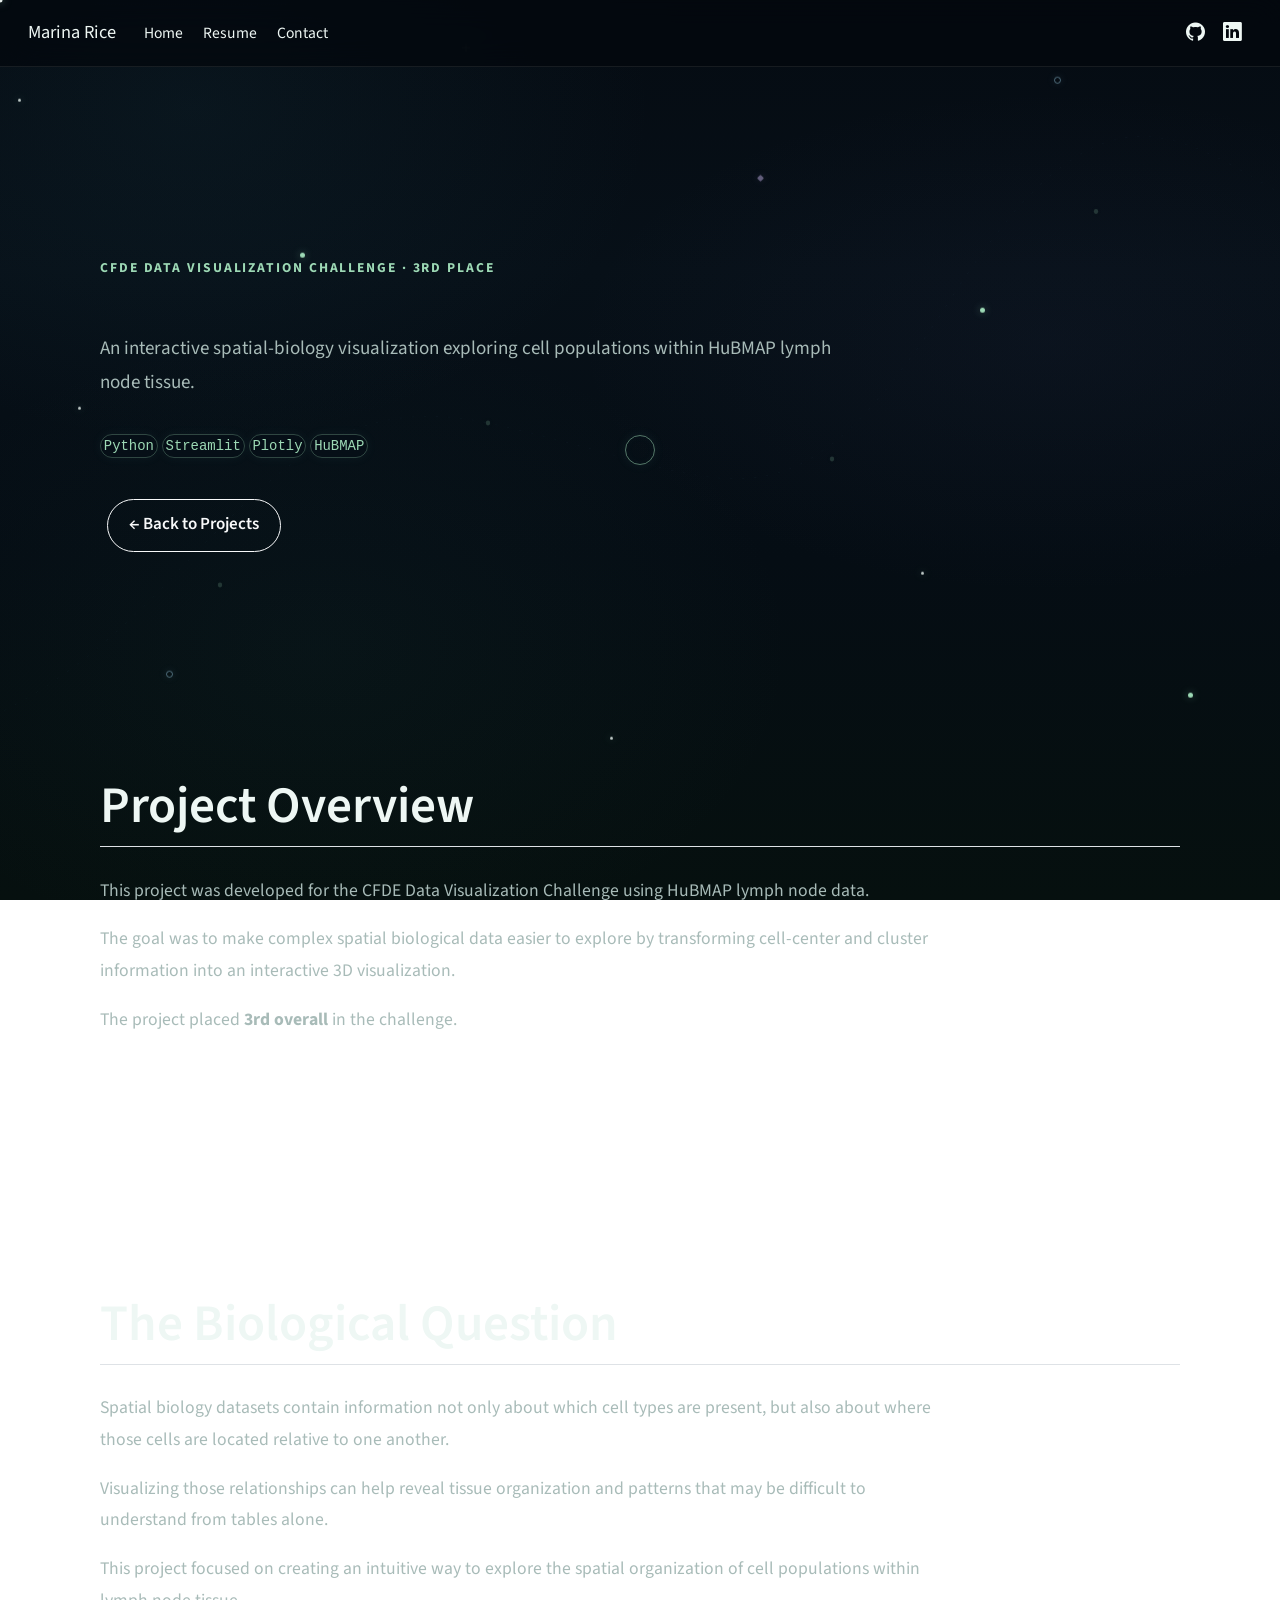
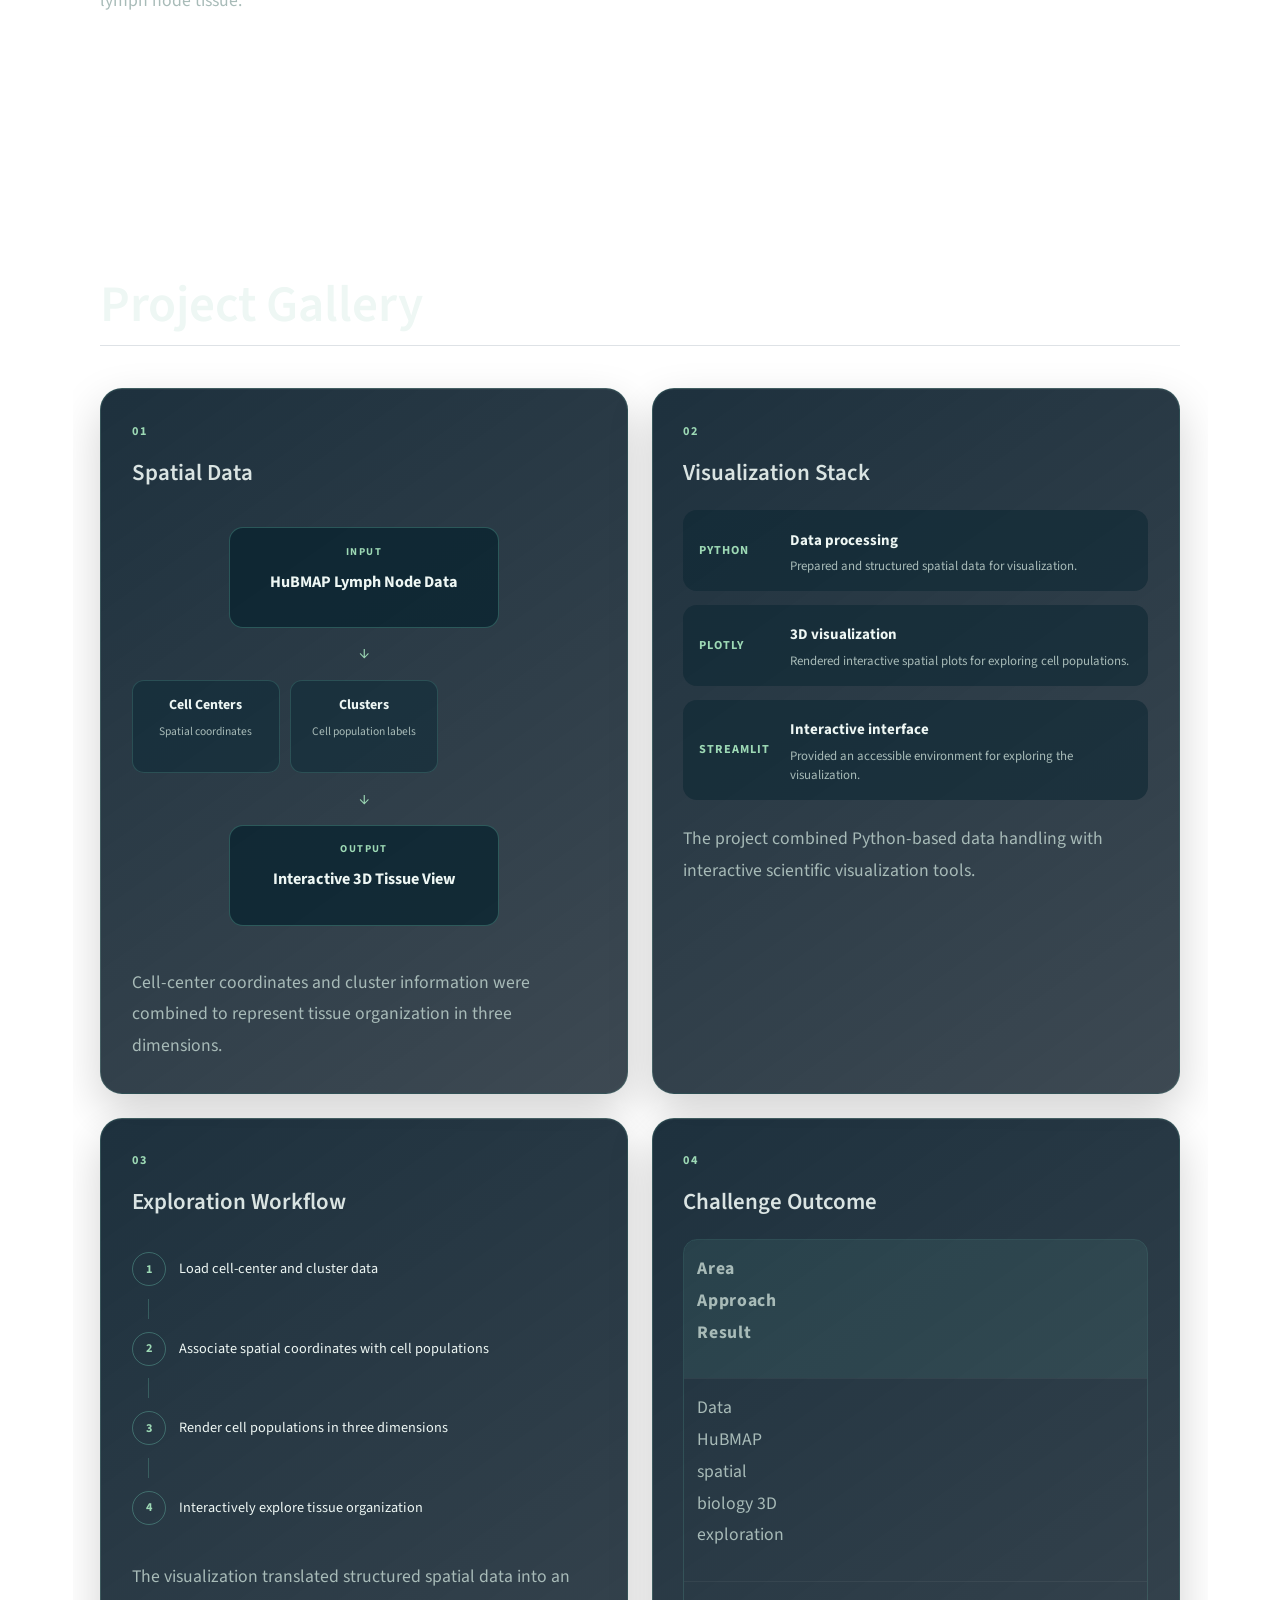
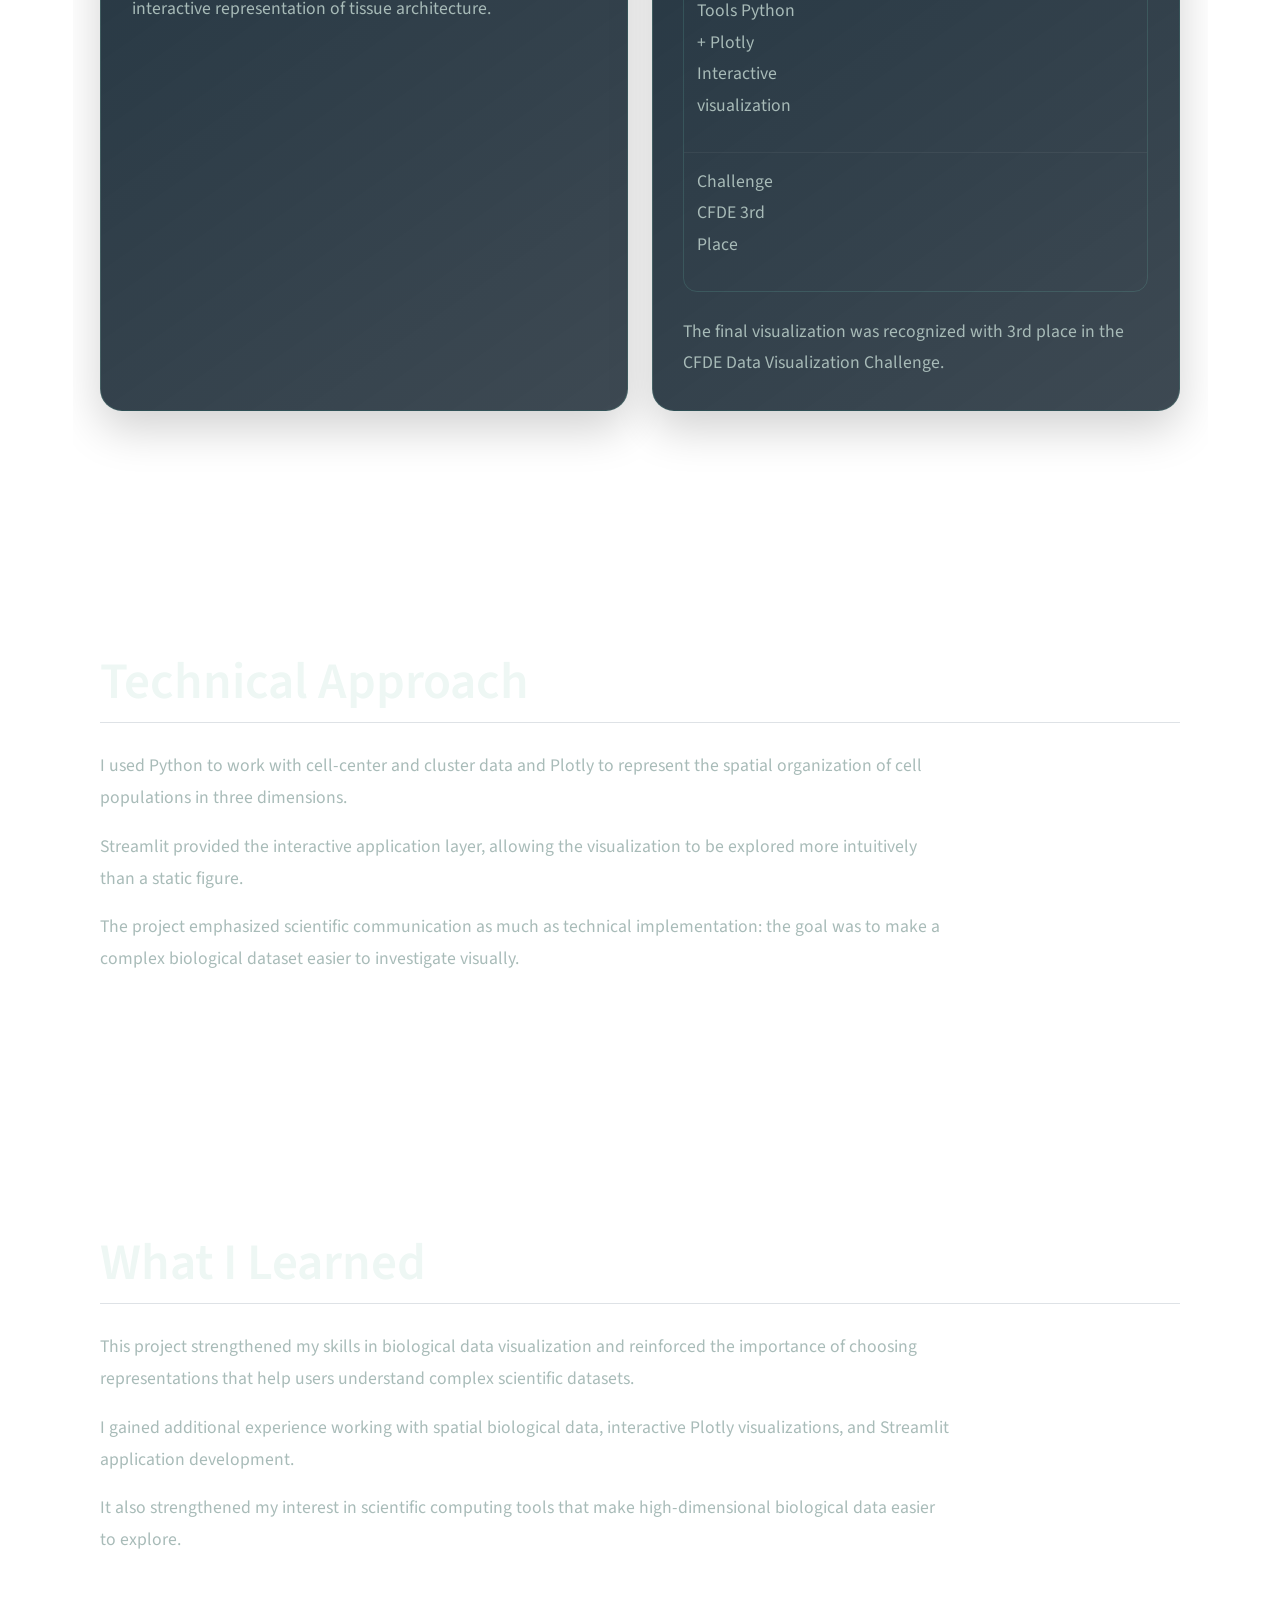
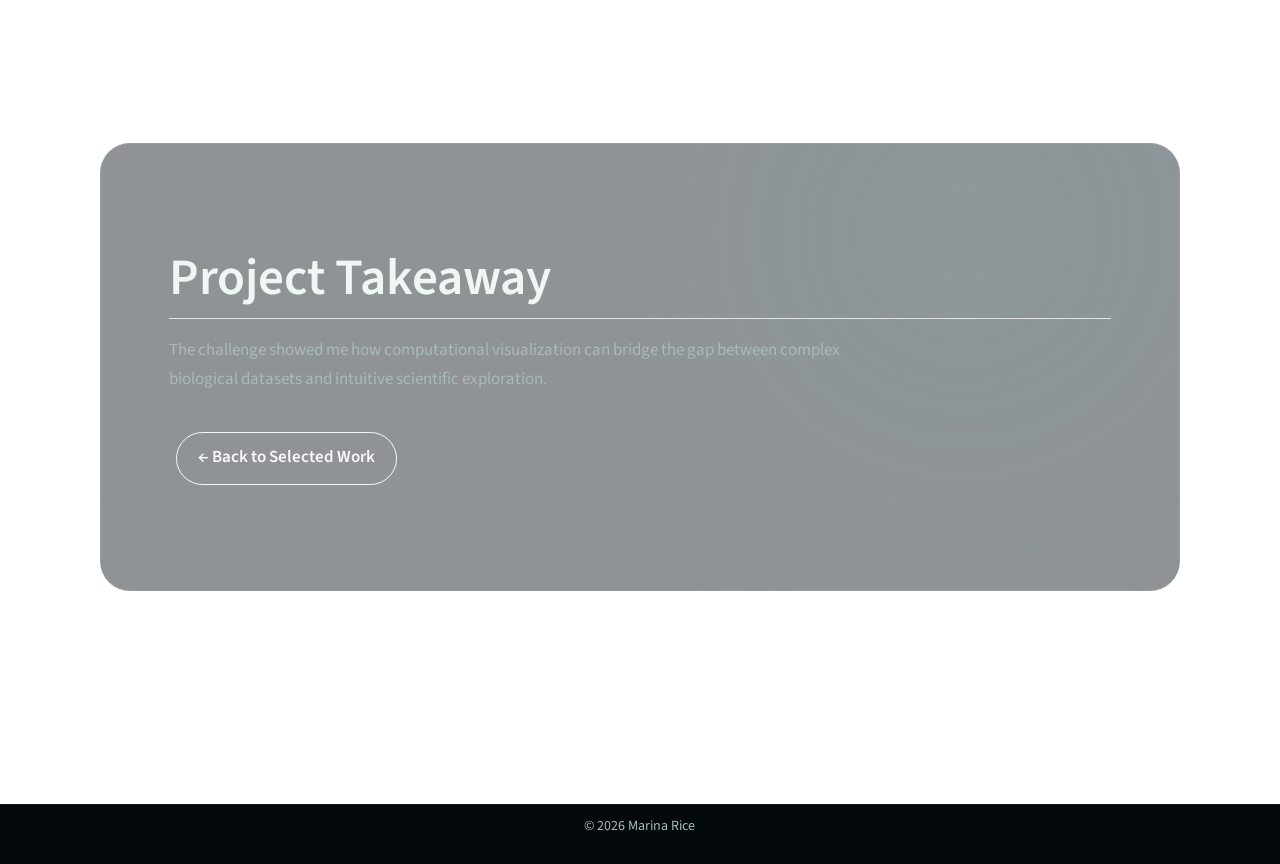
<file: projects/data-viz-challenge.html>
<!DOCTYPE html>
<html xmlns="http://www.w3.org/1999/xhtml" lang="en" xml:lang="en"><head>

<meta charset="utf-8">
<meta name="generator" content="quarto-1.9.38">

<meta name="viewport" content="width=device-width, initial-scale=1.0, user-scalable=yes">


<title>data-viz-challenge – Marina Rice</title>
<style>
/* Default styles provided by pandoc.
** See https://pandoc.org/MANUAL.html#variables-for-html for config info.
*/
code{white-space: pre-wrap;}
span.smallcaps{font-variant: small-caps;}
div.columns{display: flex; gap: min(4vw, 1.5em);}
div.column{flex: auto; overflow-x: auto;}
div.hanging-indent{margin-left: 1.5em; text-indent: -1.5em;}
ul.task-list{list-style: none;}
ul.task-list li input[type="checkbox"] {
  width: 0.8em;
  margin: 0 0.8em 0.2em -1em; /* quarto-specific, see https://github.com/quarto-dev/quarto-cli/issues/4556 */ 
  vertical-align: middle;
}
</style>


<script src="../site_libs/quarto-nav/quarto-nav.js"></script>
<script src="../site_libs/quarto-nav/headroom.min.js"></script>
<script src="../site_libs/clipboard/clipboard.min.js"></script>
<script src="../site_libs/quarto-html/quarto.js" type="module"></script>
<script src="../site_libs/quarto-html/tabsets/tabsets.js" type="module"></script>
<script src="../site_libs/quarto-html/popper.min.js"></script>
<script src="../site_libs/quarto-html/tippy.umd.min.js"></script>
<script src="../site_libs/quarto-html/anchor.min.js"></script>
<link href="../site_libs/quarto-html/tippy.css" rel="stylesheet">
<link href="../site_libs/quarto-html/quarto-syntax-highlighting-15634bcf2e68342d4ad2dfa704d543f6.css" rel="stylesheet" id="quarto-text-highlighting-styles">
<script src="../site_libs/bootstrap/bootstrap.min.js"></script>
<link href="../site_libs/bootstrap/bootstrap-icons.css" rel="stylesheet">
<link href="../site_libs/bootstrap/bootstrap-c7ab57aa33037bad7520c6cb9ec7d6ec.min.css" rel="stylesheet" append-hash="true" id="quarto-bootstrap" data-mode="light">
<script id="quarto-search-options" type="application/json">{
  "language": {
    "search-no-results-text": "No results",
    "search-matching-documents-text": "matching documents",
    "search-copy-link-title": "Copy link to search",
    "search-hide-matches-text": "Hide additional matches",
    "search-more-match-text": "more match in this document",
    "search-more-matches-text": "more matches in this document",
    "search-clear-button-title": "Clear",
    "search-text-placeholder": "",
    "search-detached-cancel-button-title": "Cancel",
    "search-submit-button-title": "Submit",
    "search-label": "Search"
  }
}</script>
<style>html{ scroll-behavior: smooth; }</style>
<script src="../interactions.js" defer=""></script>


<link rel="stylesheet" href="../styles.css">
</head>

<body class="nav-fixed quarto-light">

<div id="quarto-search-results"></div>
  <header id="quarto-header" class="headroom fixed-top">
    <nav class="navbar navbar-expand-lg " data-bs-theme="dark">
      <div class="navbar-container container-fluid">
      <div class="navbar-brand-container mx-auto">
    <a class="navbar-brand" href="../index.html">
    <span class="navbar-title">Marina Rice</span>
    </a>
  </div>
          <button class="navbar-toggler" type="button" data-bs-toggle="collapse" data-bs-target="#navbarCollapse" aria-controls="navbarCollapse" role="menu" aria-expanded="false" aria-label="Toggle navigation" onclick="if (window.quartoToggleHeadroom) { window.quartoToggleHeadroom(); }">
  <span class="navbar-toggler-icon"></span>
</button>
          <div class="collapse navbar-collapse" id="navbarCollapse">
            <ul class="navbar-nav navbar-nav-scroll me-auto">
  <li class="nav-item">
    <a class="nav-link" href="../index.html"> 
<span class="menu-text">Home</span></a>
  </li>  
  <li class="nav-item">
    <a class="nav-link" href="../resume.html"> 
<span class="menu-text">Resume</span></a>
  </li>  
  <li class="nav-item">
    <a class="nav-link" href="../contact.html"> 
<span class="menu-text">Contact</span></a>
  </li>  
</ul>
            <ul class="navbar-nav navbar-nav-scroll ms-auto">
  <li class="nav-item compact">
    <a class="nav-link" href="https://github.com/riceroni18"> <i class="bi bi-github" role="img" aria-label="GitHub">
</i> 
<span class="menu-text"></span></a>
  </li>  
  <li class="nav-item compact">
    <a class="nav-link" href="https://www.linkedin.com/in/marina-rice-3071a1a9"> <i class="bi bi-linkedin" role="img" aria-label="LinkedIn">
</i> 
<span class="menu-text"></span></a>
  </li>  
</ul>
          </div> <!-- /navcollapse -->
            <div class="quarto-navbar-tools">
</div>
      </div> <!-- /container-fluid -->
    </nav>
</header>
<!-- content -->
<div id="quarto-content" class="quarto-container page-columns page-rows-contents page-layout-full page-navbar">
<!-- sidebar -->
<!-- margin-sidebar -->
    
<!-- main -->
<main class="content column-page" id="quarto-document-content"><header id="title-block-header" class="quarto-title-block"></header>




<div class="project-detail-page cfde-detail">
<div class="project-detail-hero case-study-hero">
<div class="project-detail-intro">
<p><span class="project-kicker">CFDE DATA VISUALIZATION CHALLENGE · 3RD PLACE</span></p>
<p>An interactive spatial-biology visualization exploring cell populations within HuBMAP lymph node tissue.</p>
<div class="project-tech">
<p><code>Python</code> <code>Streamlit</code> <code>Plotly</code> <code>HuBMAP</code></p>
</div>
<p><a href="../index.html#projects" class="btn btn-outline-light">← Back to Projects</a></p>
</div>
</div>
<section id="project-overview" class="level2 project-detail-section">
<h2 class="anchored" data-anchor-id="project-overview">Project Overview</h2>
<p>This project was developed for the CFDE Data Visualization Challenge using HuBMAP lymph node data.</p>
<p>The goal was to make complex spatial biological data easier to explore by transforming cell-center and cluster information into an interactive 3D visualization.</p>
<p>The project placed <strong>3rd overall</strong> in the challenge.</p>
</section>
<section id="the-biological-question" class="level2 project-detail-section">
<h2 class="anchored" data-anchor-id="the-biological-question">The Biological Question</h2>
<p>Spatial biology datasets contain information not only about which cell types are present, but also about where those cells are located relative to one another.</p>
<p>Visualizing those relationships can help reveal tissue organization and patterns that may be difficult to understand from tables alone.</p>
<p>This project focused on creating an intuitive way to explore the spatial organization of cell populations within lymph node tissue.</p>
</section>
<section id="project-gallery" class="level2 project-detail-section">
<h2 class="anchored" data-anchor-id="project-gallery">Project Gallery</h2>
<div class="project-gallery-grid">
<div class="gallery-card">
<p><span class="gallery-number">01</span></p>
<section id="spatial-data" class="level3">
<h3 class="anchored" data-anchor-id="spatial-data">Spatial Data</h3>
<div class="workflow-diagram">
<div class="workflow-node">
<p><span class="workflow-label">INPUT</span> <strong>HuBMAP Lymph Node Data</strong></p>
</div>
<div class="workflow-connector">
↓
</div>
<div class="workflow-tools">
<div class="workflow-tool">
<p><span>Cell Centers</span> <small>Spatial coordinates</small></p>
</div>
<div class="workflow-tool">
<p><span>Clusters</span> <small>Cell population labels</small></p>
</div>
</div>
<div class="workflow-connector">
↓
</div>
<div class="workflow-node workflow-output">
<p><span class="workflow-label">OUTPUT</span> <strong>Interactive 3D Tissue View</strong></p>
</div>
</div>
<p class="gallery-caption">
Cell-center coordinates and cluster information were combined to represent tissue organization in three dimensions.
</p>
</section>
</div>
<div class="gallery-card">
<p><span class="gallery-number">02</span></p>
<section id="visualization-stack" class="level3">
<h3 class="anchored" data-anchor-id="visualization-stack">Visualization Stack</h3>
<div class="evidence-visual">
<div class="evidence-row">
<span class="evidence-tool">PYTHON</span>
<div>
<strong>Data processing</strong>
<p>
Prepared and structured spatial data for visualization.
</p>
</div>
</div>
<div class="evidence-row">
<span class="evidence-tool">PLOTLY</span>
<div>
<strong>3D visualization</strong>
<p>
Rendered interactive spatial plots for exploring cell populations.
</p>
</div>
</div>
<div class="evidence-row">
<span class="evidence-tool">STREAMLIT</span>
<div>
<strong>Interactive interface</strong>
<p>
Provided an accessible environment for exploring the visualization.
</p>
</div>
</div>
</div>
<p class="gallery-caption">
The project combined Python-based data handling with interactive scientific visualization tools.
</p>
</section>
</div>
<div class="gallery-card">
<p><span class="gallery-number">03</span></p>
<section id="exploration-workflow" class="level3">
<h3 class="anchored" data-anchor-id="exploration-workflow">Exploration Workflow</h3>
<div class="decision-visual">
<div class="decision-step">
<span>1</span>
<p>
Load cell-center and cluster data
</p>
</div>
<div class="decision-line">

</div>
<div class="decision-step">
<span>2</span>
<p>
Associate spatial coordinates with cell populations
</p>
</div>
<div class="decision-line">

</div>
<div class="decision-step">
<span>3</span>
<p>
Render cell populations in three dimensions
</p>
</div>
<div class="decision-line">

</div>
<div class="decision-step">
<span>4</span>
<p>
Interactively explore tissue organization
</p>
</div>
</div>
<p class="gallery-caption">
The visualization translated structured spatial data into an interactive representation of tissue architecture.
</p>
</section>
</div>
<div class="gallery-card">
<p><span class="gallery-number">04</span></p>
<section id="challenge-outcome" class="level3">
<h3 class="anchored" data-anchor-id="challenge-outcome">Challenge Outcome</h3>
<div class="output-preview">
<div class="output-header">
<p><span>Area</span> <span>Approach</span> <span>Result</span></p>
</div>
<div class="output-row">
<p><span>Data</span> <span>HuBMAP spatial biology</span> <span>3D exploration</span></p>
</div>
<div class="output-row">
<p><span>Tools</span> <span>Python + Plotly</span> <span>Interactive visualization</span></p>
</div>
<div class="output-row">
<p><span>Challenge</span> <span>CFDE</span> <span>3rd Place</span></p>
</div>
</div>
<p class="gallery-caption">
The final visualization was recognized with 3rd place in the CFDE Data Visualization Challenge.
</p>
</section>
</div>
</div>
</section>
<section id="technical-approach" class="level2 project-detail-section">
<h2 class="anchored" data-anchor-id="technical-approach">Technical Approach</h2>
<p>I used Python to work with cell-center and cluster data and Plotly to represent the spatial organization of cell populations in three dimensions.</p>
<p>Streamlit provided the interactive application layer, allowing the visualization to be explored more intuitively than a static figure.</p>
<p>The project emphasized scientific communication as much as technical implementation: the goal was to make a complex biological dataset easier to investigate visually.</p>
</section>
<section id="what-i-learned" class="level2 project-detail-section">
<h2 class="anchored" data-anchor-id="what-i-learned">What I Learned</h2>
<p>This project strengthened my skills in biological data visualization and reinforced the importance of choosing representations that help users understand complex scientific datasets.</p>
<p>I gained additional experience working with spatial biological data, interactive Plotly visualizations, and Streamlit application development.</p>
<p>It also strengthened my interest in scientific computing tools that make high-dimensional biological data easier to explore.</p>
</section>
<section id="project-takeaway" class="level2 project-detail-footer">
<h2 class="anchored" data-anchor-id="project-takeaway">Project Takeaway</h2>
<p>The challenge showed me how computational visualization can bridge the gap between complex biological datasets and intuitive scientific exploration.</p>
<p><a href="../index.html#projects" class="btn btn-outline-light">← Back to Selected Work</a></p>
</section>
</div>



</main> <!-- /main -->
<script id="quarto-html-after-body" type="application/javascript">
  window.document.addEventListener("DOMContentLoaded", function (event) {
    const icon = "";
    const anchorJS = new window.AnchorJS();
    anchorJS.options = {
      placement: 'right',
      icon: icon
    };
    anchorJS.add('.anchored');
    const isCodeAnnotation = (el) => {
      for (const clz of el.classList) {
        if (clz.startsWith('code-annotation-')) {                     
          return true;
        }
      }
      return false;
    }
    const onCopySuccess = function(e) {
      // button target
      const button = e.trigger;
      // don't keep focus
      button.blur();
      // flash "checked"
      button.classList.add('code-copy-button-checked');
      var currentTitle = button.getAttribute("title");
      button.setAttribute("title", "Copied!");
      let tooltip;
      if (window.bootstrap) {
        button.setAttribute("data-bs-toggle", "tooltip");
        button.setAttribute("data-bs-placement", "left");
        button.setAttribute("data-bs-title", "Copied!");
        tooltip = new bootstrap.Tooltip(button, 
          { trigger: "manual", 
            customClass: "code-copy-button-tooltip",
            offset: [0, -8]});
        tooltip.show();    
      }
      setTimeout(function() {
        if (tooltip) {
          tooltip.hide();
          button.removeAttribute("data-bs-title");
          button.removeAttribute("data-bs-toggle");
          button.removeAttribute("data-bs-placement");
        }
        button.setAttribute("title", currentTitle);
        button.classList.remove('code-copy-button-checked');
      }, 1000);
      // clear code selection
      e.clearSelection();
    }
    const getTextToCopy = function(trigger) {
      const outerScaffold = trigger.parentElement.cloneNode(true);
      const codeEl = outerScaffold.querySelector('code');
      for (const childEl of codeEl.children) {
        if (isCodeAnnotation(childEl)) {
          childEl.remove();
        }
      }
      return codeEl.innerText;
    }
    const clipboard = new window.ClipboardJS('.code-copy-button:not([data-in-quarto-modal])', {
      text: getTextToCopy
    });
    clipboard.on('success', onCopySuccess);
    if (window.document.getElementById('quarto-embedded-source-code-modal')) {
      const clipboardModal = new window.ClipboardJS('.code-copy-button[data-in-quarto-modal]', {
        text: getTextToCopy,
        container: window.document.getElementById('quarto-embedded-source-code-modal')
      });
      clipboardModal.on('success', onCopySuccess);
    }
      var localhostRegex = new RegExp(/^(?:http|https):\/\/localhost\:?[0-9]*\//);
      var mailtoRegex = new RegExp(/^mailto:/);
        var filterRegex = new RegExp('/' + window.location.host + '/');
      var isInternal = (href) => {
          return filterRegex.test(href) || localhostRegex.test(href) || mailtoRegex.test(href);
      }
      // Inspect non-navigation links and adorn them if external
     var links = window.document.querySelectorAll('a[href]:not(.nav-link):not(.navbar-brand):not(.toc-action):not(.sidebar-link):not(.sidebar-item-toggle):not(.pagination-link):not(.no-external):not([aria-hidden]):not(.dropdown-item):not(.quarto-navigation-tool):not(.about-link)');
      for (var i=0; i<links.length; i++) {
        const link = links[i];
        if (!isInternal(link.href)) {
          // undo the damage that might have been done by quarto-nav.js in the case of
          // links that we want to consider external
          if (link.dataset.originalHref !== undefined) {
            link.href = link.dataset.originalHref;
          }
        }
      }
    function tippyHover(el, contentFn, onTriggerFn, onUntriggerFn) {
      const config = {
        allowHTML: true,
        maxWidth: 500,
        delay: 100,
        arrow: false,
        appendTo: function(el) {
            return el.parentElement;
        },
        interactive: true,
        interactiveBorder: 10,
        theme: 'quarto',
        placement: 'bottom-start',
      };
      if (contentFn) {
        config.content = contentFn;
      }
      if (onTriggerFn) {
        config.onTrigger = onTriggerFn;
      }
      if (onUntriggerFn) {
        config.onUntrigger = onUntriggerFn;
      }
      window.tippy(el, config); 
    }
    const noterefs = window.document.querySelectorAll('a[role="doc-noteref"]');
    for (var i=0; i<noterefs.length; i++) {
      const ref = noterefs[i];
      tippyHover(ref, function() {
        // use id or data attribute instead here
        let href = ref.getAttribute('data-footnote-href') || ref.getAttribute('href');
        try { href = new URL(href).hash; } catch {}
        const id = href.replace(/^#\/?/, "");
        const note = window.document.getElementById(id);
        if (note) {
          return note.innerHTML;
        } else {
          return "";
        }
      });
    }
    const xrefs = window.document.querySelectorAll('a.quarto-xref');
    const processXRef = (id, note) => {
      // Strip column container classes
      const stripColumnClz = (el) => {
        el.classList.remove("page-full", "page-columns");
        if (el.children) {
          for (const child of el.children) {
            stripColumnClz(child);
          }
        }
      }
      stripColumnClz(note)
      if (id === null || id.startsWith('sec-')) {
        // Special case sections, only their first couple elements
        const container = document.createElement("div");
        if (note.children && note.children.length > 2) {
          container.appendChild(note.children[0].cloneNode(true));
          for (let i = 1; i < note.children.length; i++) {
            const child = note.children[i];
            if (child.tagName === "P" && child.innerText === "") {
              continue;
            } else {
              container.appendChild(child.cloneNode(true));
              break;
            }
          }
          if (window.Quarto?.typesetMath) {
            window.Quarto.typesetMath(container);
          }
          return container.innerHTML
        } else {
          if (window.Quarto?.typesetMath) {
            window.Quarto.typesetMath(note);
          }
          return note.innerHTML;
        }
      } else {
        // Remove any anchor links if they are present
        const anchorLink = note.querySelector('a.anchorjs-link');
        if (anchorLink) {
          anchorLink.remove();
        }
        if (window.Quarto?.typesetMath) {
          window.Quarto.typesetMath(note);
        }
        if (note.classList.contains("callout")) {
          return note.outerHTML;
        } else {
          return note.innerHTML;
        }
      }
    }
    for (var i=0; i<xrefs.length; i++) {
      const xref = xrefs[i];
      tippyHover(xref, undefined, function(instance) {
        instance.disable();
        let url = xref.getAttribute('href');
        let hash = undefined; 
        if (url.startsWith('#')) {
          hash = url;
        } else {
          try { hash = new URL(url).hash; } catch {}
        }
        if (hash) {
          const id = hash.replace(/^#\/?/, "");
          const note = window.document.getElementById(id);
          if (note !== null) {
            try {
              const html = processXRef(id, note.cloneNode(true));
              instance.setContent(html);
            } finally {
              instance.enable();
              instance.show();
            }
          } else {
            // See if we can fetch this
            fetch(url.split('#')[0])
            .then(res => res.text())
            .then(html => {
              const parser = new DOMParser();
              const htmlDoc = parser.parseFromString(html, "text/html");
              const note = htmlDoc.getElementById(id);
              if (note !== null) {
                const html = processXRef(id, note);
                instance.setContent(html);
              } 
            }).finally(() => {
              instance.enable();
              instance.show();
            });
          }
        } else {
          // See if we can fetch a full url (with no hash to target)
          // This is a special case and we should probably do some content thinning / targeting
          fetch(url)
          .then(res => res.text())
          .then(html => {
            const parser = new DOMParser();
            const htmlDoc = parser.parseFromString(html, "text/html");
            const note = htmlDoc.querySelector('main.content');
            if (note !== null) {
              // This should only happen for chapter cross references
              // (since there is no id in the URL)
              // remove the first header
              if (note.children.length > 0 && note.children[0].tagName === "HEADER") {
                note.children[0].remove();
              }
              const html = processXRef(null, note);
              instance.setContent(html);
            } 
          }).finally(() => {
            instance.enable();
            instance.show();
          });
        }
      }, function(instance) {
      });
    }
        let selectedAnnoteEl;
        const selectorForAnnotation = ( cell, annotation) => {
          let cellAttr = 'data-code-cell="' + cell + '"';
          let lineAttr = 'data-code-annotation="' +  annotation + '"';
          const selector = 'span[' + cellAttr + '][' + lineAttr + ']';
          return selector;
        }
        const selectCodeLines = (annoteEl) => {
          const doc = window.document;
          const targetCell = annoteEl.getAttribute("data-target-cell");
          const targetAnnotation = annoteEl.getAttribute("data-target-annotation");
          const annoteSpan = window.document.querySelector(selectorForAnnotation(targetCell, targetAnnotation));
          const lines = annoteSpan.getAttribute("data-code-lines").split(",");
          const lineIds = lines.map((line) => {
            return targetCell + "-" + line;
          })
          let top = null;
          let height = null;
          let parent = null;
          if (lineIds.length > 0) {
              //compute the position of the single el (top and bottom and make a div)
              const el = window.document.getElementById(lineIds[0]);
              top = el.offsetTop;
              height = el.offsetHeight;
              parent = el.parentElement.parentElement;
            if (lineIds.length > 1) {
              const lastEl = window.document.getElementById(lineIds[lineIds.length - 1]);
              const bottom = lastEl.offsetTop + lastEl.offsetHeight;
              height = bottom - top;
            }
            if (top !== null && height !== null && parent !== null) {
              // cook up a div (if necessary) and position it 
              let div = window.document.getElementById("code-annotation-line-highlight");
              if (div === null) {
                div = window.document.createElement("div");
                div.setAttribute("id", "code-annotation-line-highlight");
                div.style.position = 'absolute';
                parent.appendChild(div);
              }
              div.style.top = top - 2 + "px";
              div.style.height = height + 4 + "px";
              div.style.left = 0;
              let gutterDiv = window.document.getElementById("code-annotation-line-highlight-gutter");
              if (gutterDiv === null) {
                gutterDiv = window.document.createElement("div");
                gutterDiv.setAttribute("id", "code-annotation-line-highlight-gutter");
                gutterDiv.style.position = 'absolute';
                const codeCell = window.document.getElementById(targetCell);
                const gutter = codeCell.querySelector('.code-annotation-gutter');
                gutter.appendChild(gutterDiv);
              }
              gutterDiv.style.top = top - 2 + "px";
              gutterDiv.style.height = height + 4 + "px";
            }
            selectedAnnoteEl = annoteEl;
          }
        };
        const unselectCodeLines = () => {
          const elementsIds = ["code-annotation-line-highlight", "code-annotation-line-highlight-gutter"];
          elementsIds.forEach((elId) => {
            const div = window.document.getElementById(elId);
            if (div) {
              div.remove();
            }
          });
          selectedAnnoteEl = undefined;
        };
          // Handle positioning of the toggle
      window.addEventListener(
        "resize",
        throttle(() => {
          elRect = undefined;
          if (selectedAnnoteEl) {
            selectCodeLines(selectedAnnoteEl);
          }
        }, 10)
      );
      function throttle(fn, ms) {
      let throttle = false;
      let timer;
        return (...args) => {
          if(!throttle) { // first call gets through
              fn.apply(this, args);
              throttle = true;
          } else { // all the others get throttled
              if(timer) clearTimeout(timer); // cancel #2
              timer = setTimeout(() => {
                fn.apply(this, args);
                timer = throttle = false;
              }, ms);
          }
        };
      }
        // Attach click handler to the DT
        const annoteDls = window.document.querySelectorAll('dt[data-target-cell]');
        for (const annoteDlNode of annoteDls) {
          annoteDlNode.addEventListener('click', (event) => {
            const clickedEl = event.target;
            if (clickedEl !== selectedAnnoteEl) {
              unselectCodeLines();
              const activeEl = window.document.querySelector('dt[data-target-cell].code-annotation-active');
              if (activeEl) {
                activeEl.classList.remove('code-annotation-active');
              }
              selectCodeLines(clickedEl);
              clickedEl.classList.add('code-annotation-active');
            } else {
              // Unselect the line
              unselectCodeLines();
              clickedEl.classList.remove('code-annotation-active');
            }
          });
        }
    const findCites = (el) => {
      const parentEl = el.parentElement;
      if (parentEl) {
        const cites = parentEl.dataset.cites;
        if (cites) {
          return {
            el,
            cites: cites.split(' ')
          };
        } else {
          return findCites(el.parentElement)
        }
      } else {
        return undefined;
      }
    };
    var bibliorefs = window.document.querySelectorAll('a[role="doc-biblioref"]');
    for (var i=0; i<bibliorefs.length; i++) {
      const ref = bibliorefs[i];
      const citeInfo = findCites(ref);
      if (citeInfo) {
        tippyHover(citeInfo.el, function() {
          var popup = window.document.createElement('div');
          citeInfo.cites.forEach(function(cite) {
            var citeDiv = window.document.createElement('div');
            citeDiv.classList.add('hanging-indent');
            citeDiv.classList.add('csl-entry');
            var biblioDiv = window.document.getElementById('ref-' + cite);
            if (biblioDiv) {
              citeDiv.innerHTML = biblioDiv.innerHTML;
            }
            popup.appendChild(citeDiv);
          });
          return popup.innerHTML;
        });
      }
    }
  });
  </script>
</div> <!-- /content -->
<footer class="footer">
  <div class="nav-footer">
    <div class="nav-footer-left">
      &nbsp;
    </div>   
    <div class="nav-footer-center">
<p>© 2026 Marina Rice</p>
</div>
    <div class="nav-footer-right">
      &nbsp;
    </div>
  </div>
</footer>




<script src="../site_libs/quarto-html/zenscroll-min.js"></script>
</body></html>
</file>
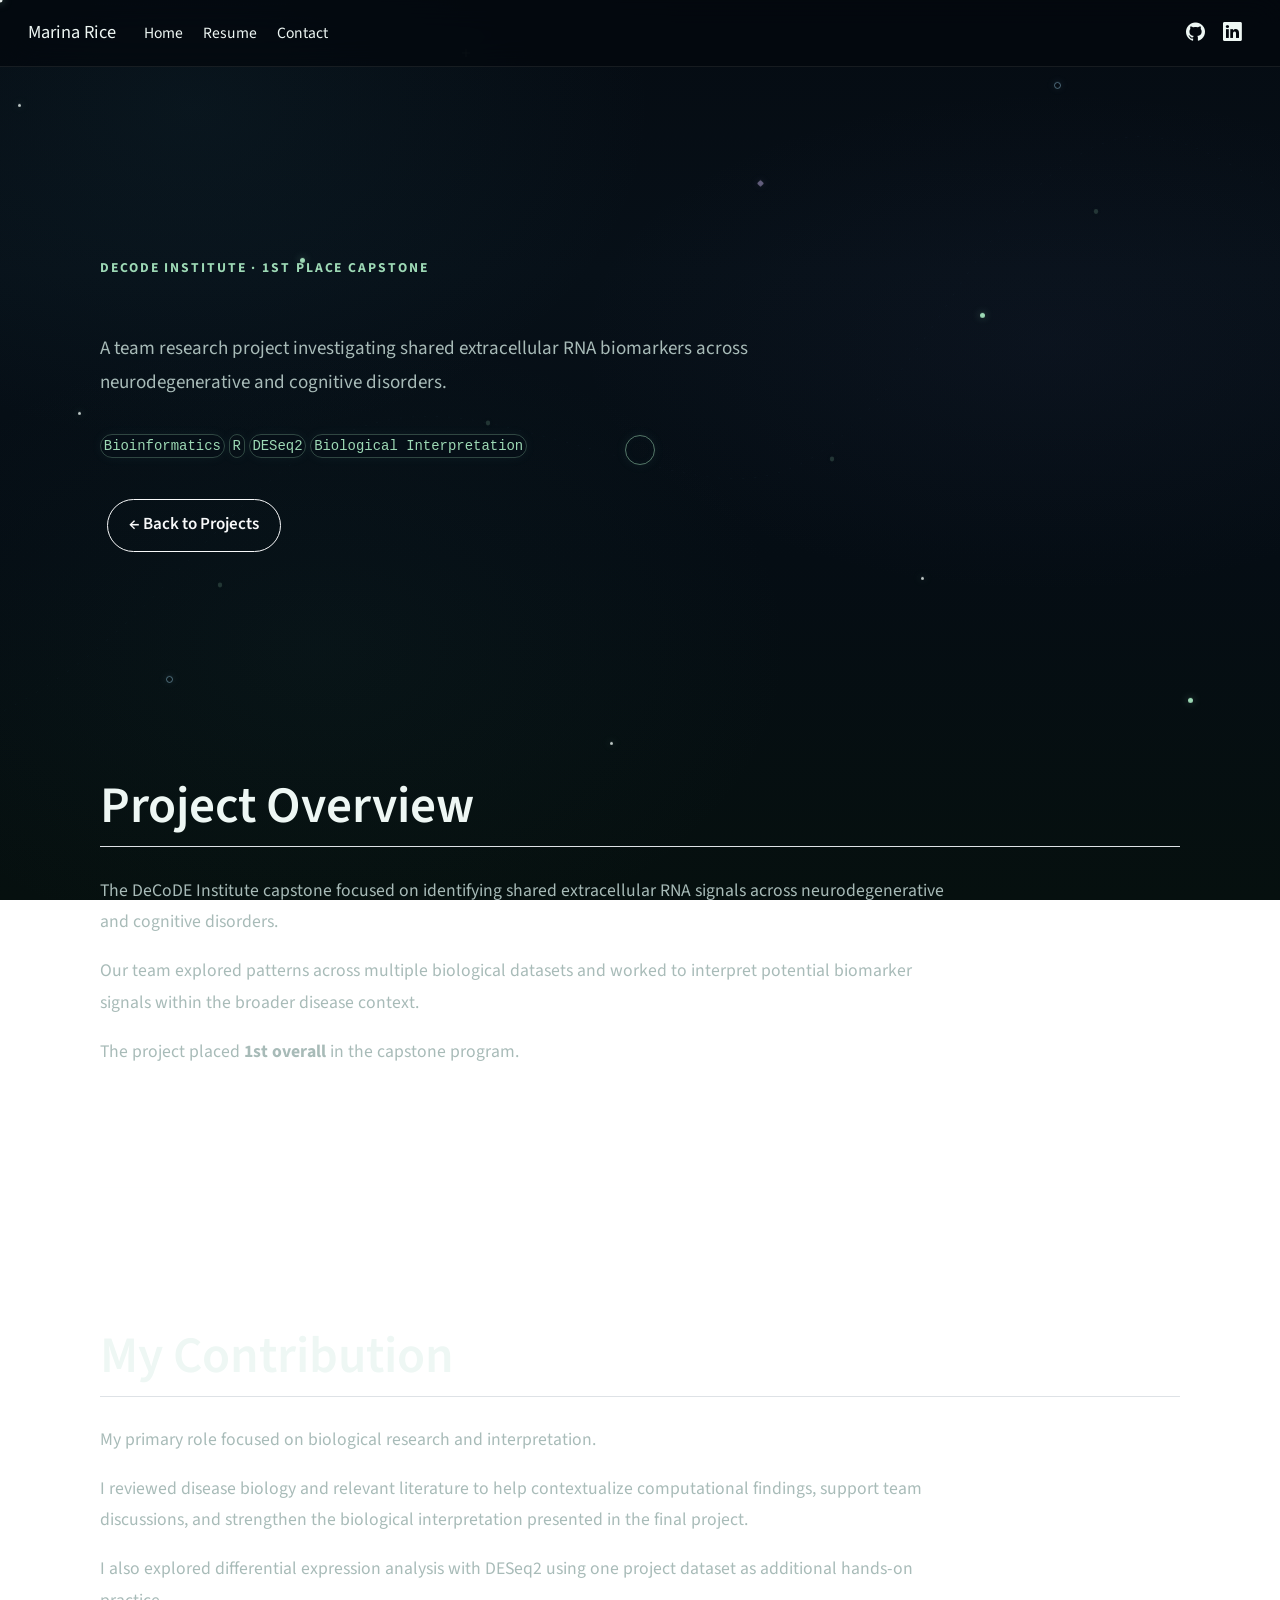
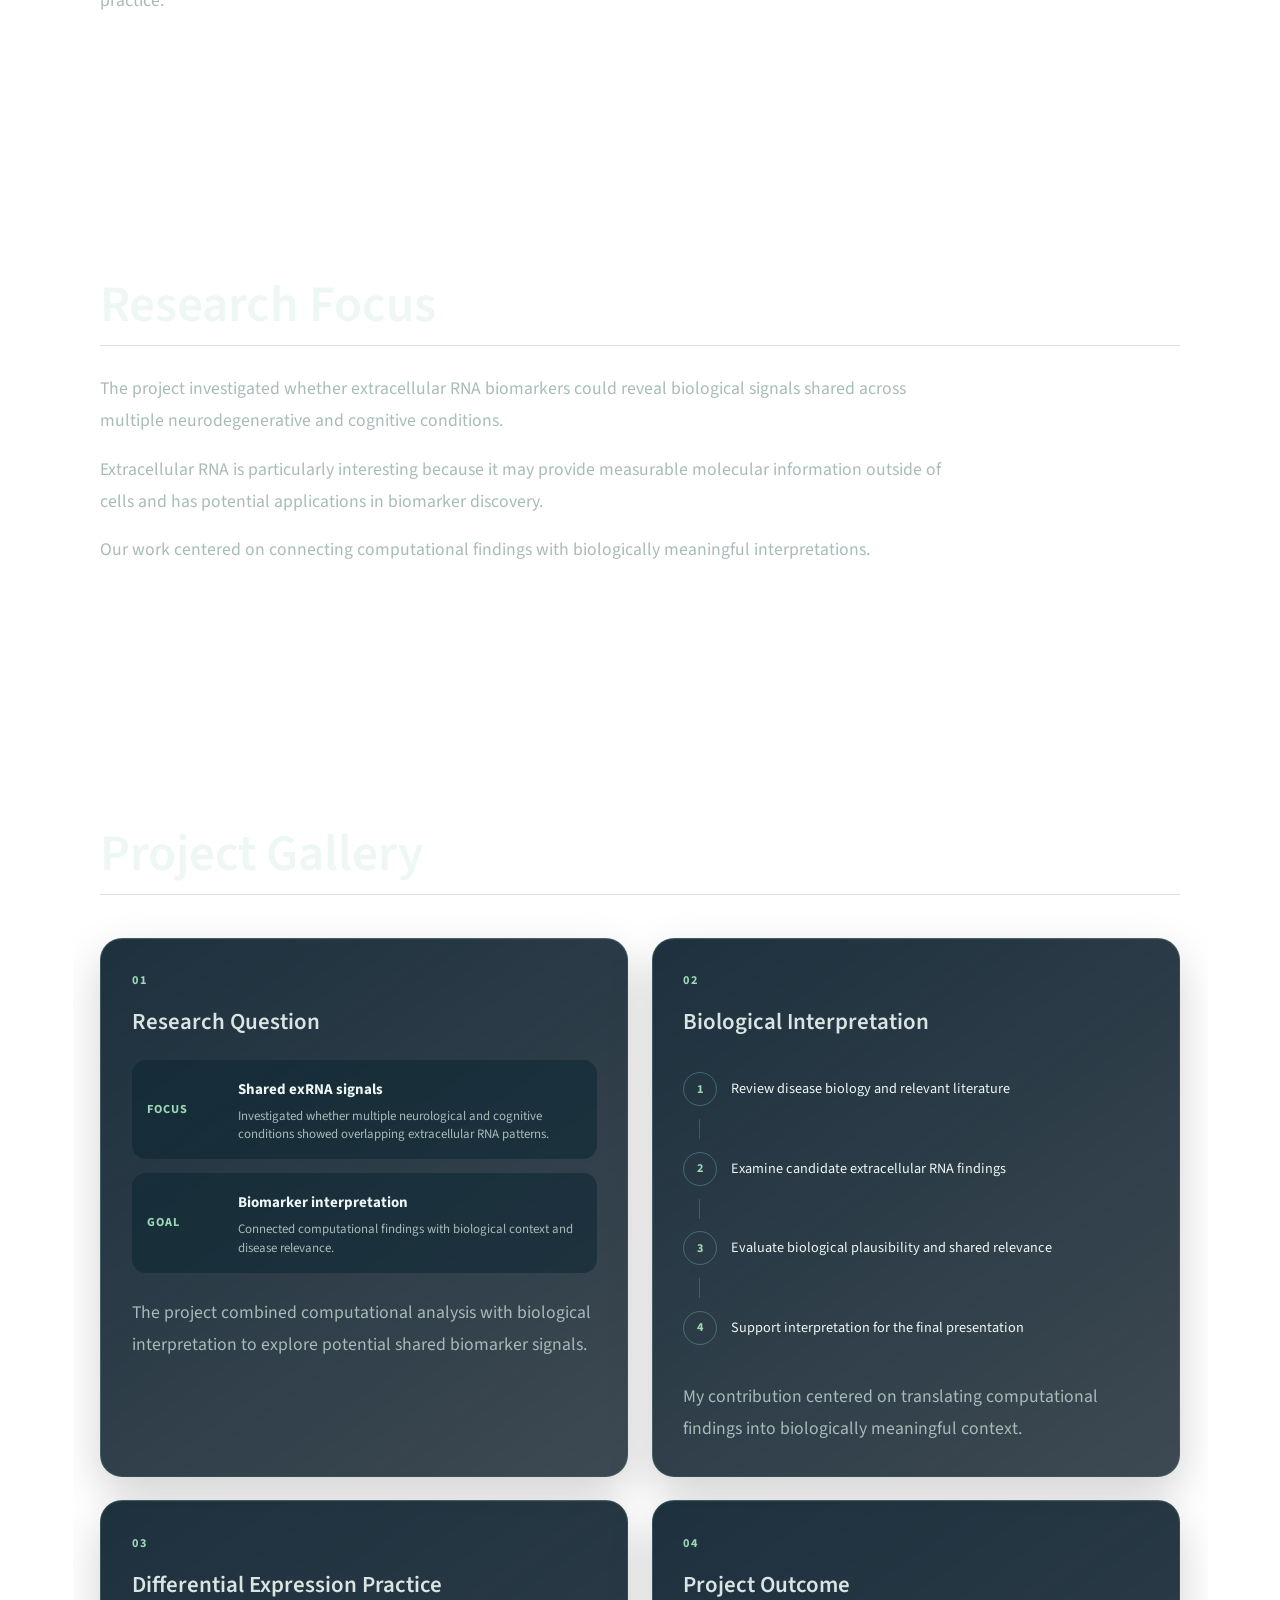
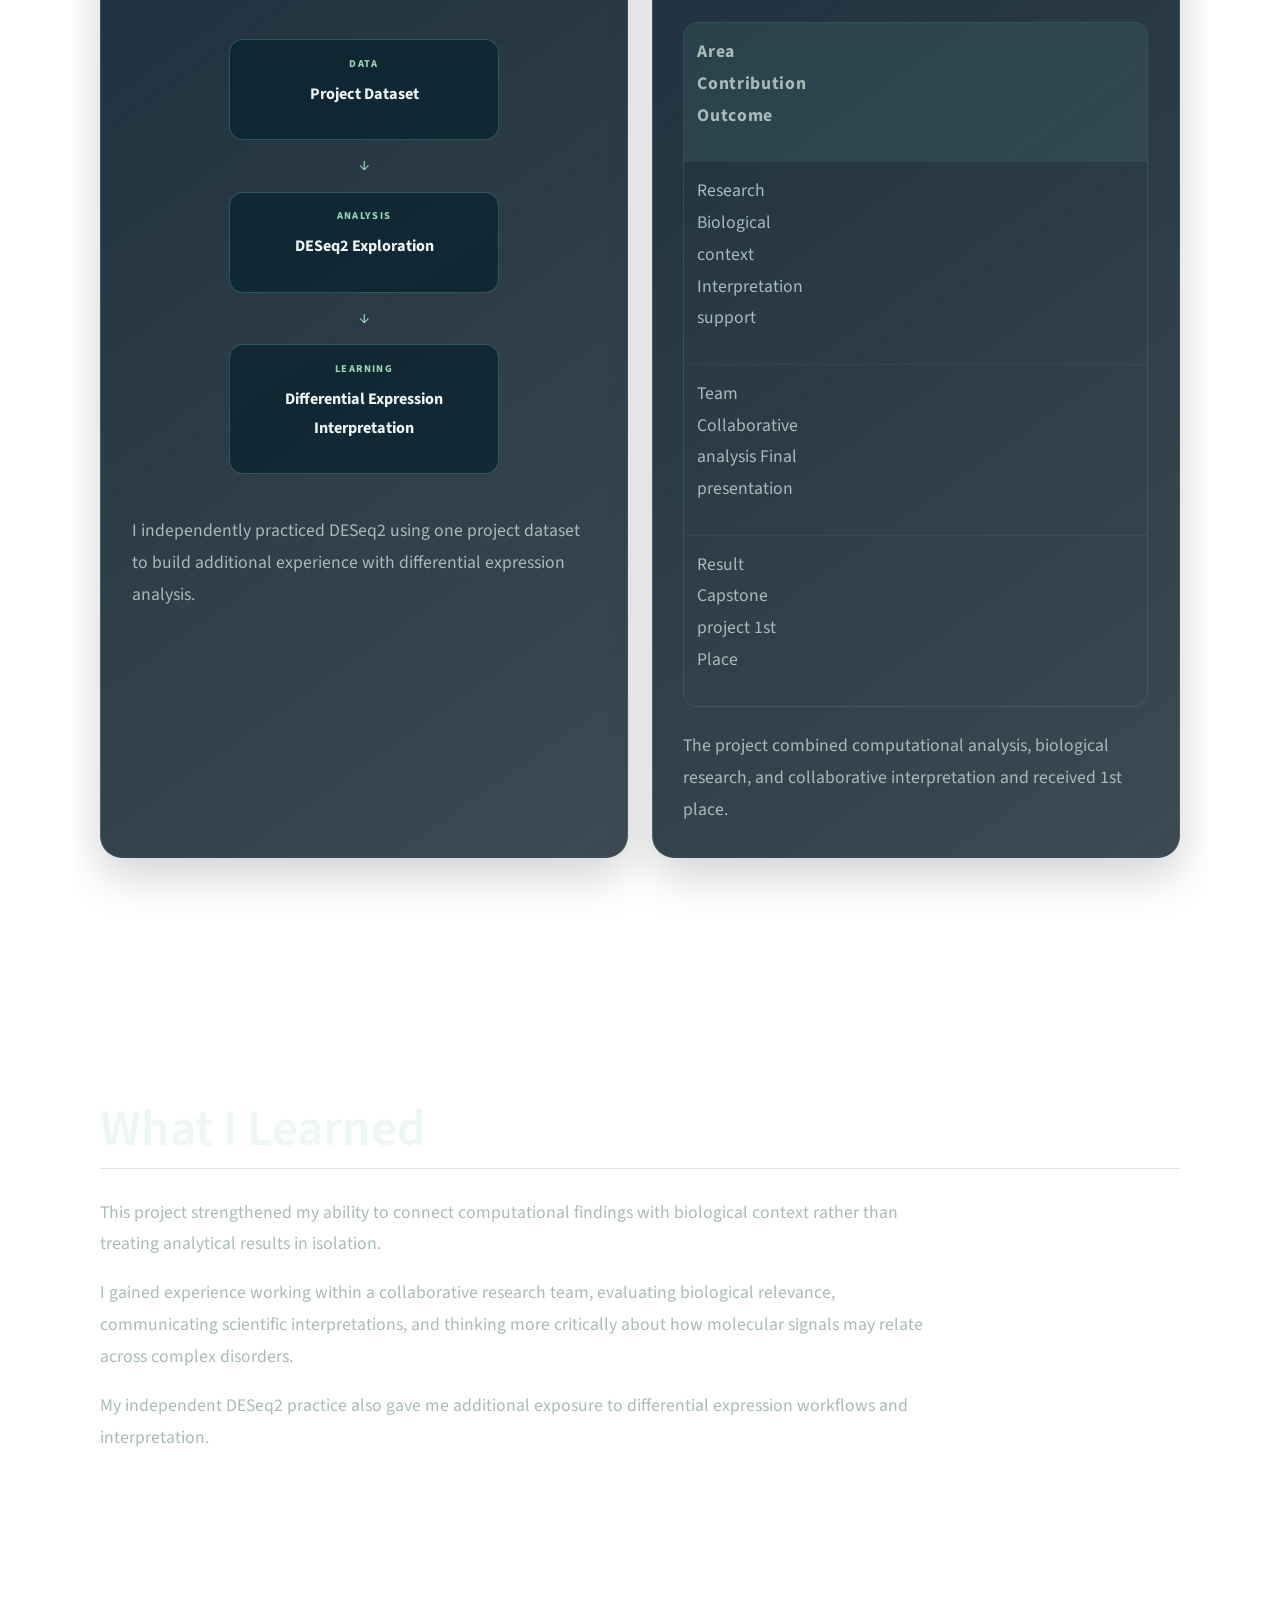
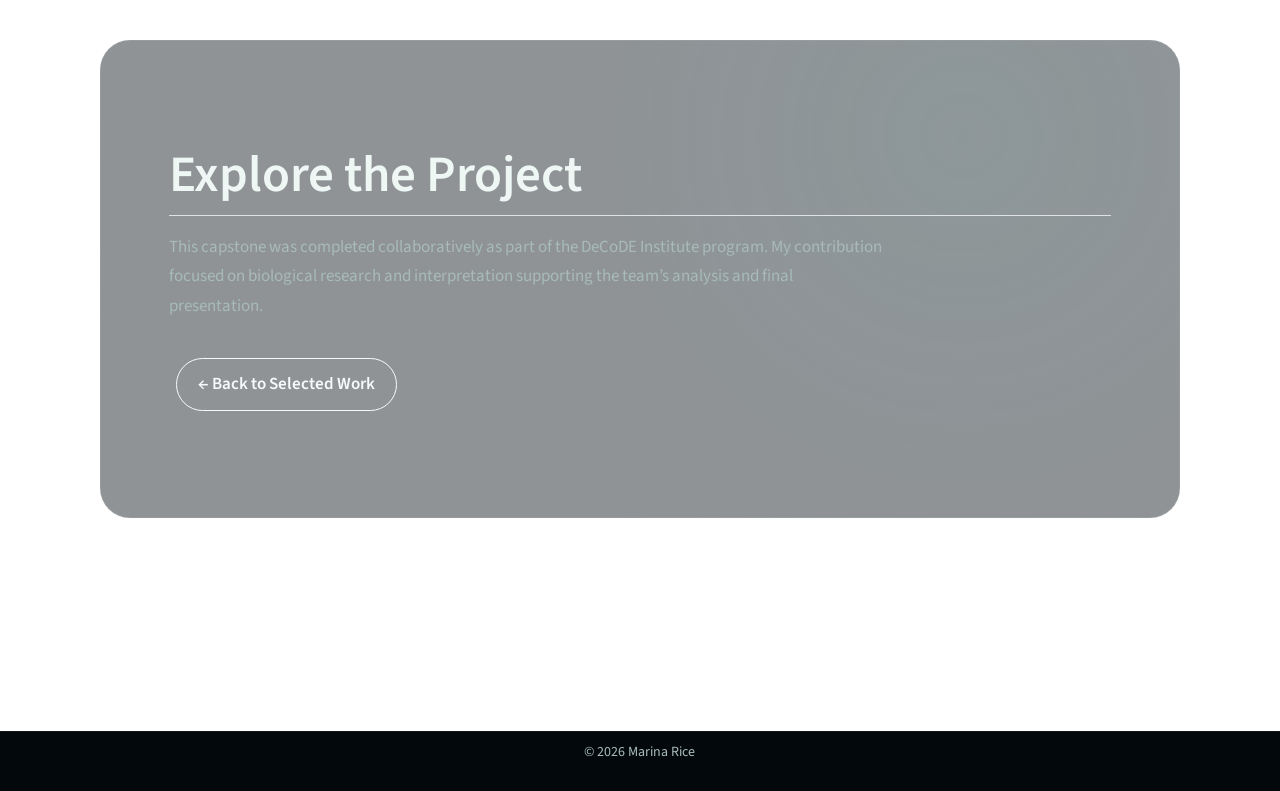
<file: projects/decode.html>
<!DOCTYPE html>
<html xmlns="http://www.w3.org/1999/xhtml" lang="en" xml:lang="en"><head>

<meta charset="utf-8">
<meta name="generator" content="quarto-1.9.38">

<meta name="viewport" content="width=device-width, initial-scale=1.0, user-scalable=yes">


<title>decode – Marina Rice</title>
<style>
/* Default styles provided by pandoc.
** See https://pandoc.org/MANUAL.html#variables-for-html for config info.
*/
code{white-space: pre-wrap;}
span.smallcaps{font-variant: small-caps;}
div.columns{display: flex; gap: min(4vw, 1.5em);}
div.column{flex: auto; overflow-x: auto;}
div.hanging-indent{margin-left: 1.5em; text-indent: -1.5em;}
ul.task-list{list-style: none;}
ul.task-list li input[type="checkbox"] {
  width: 0.8em;
  margin: 0 0.8em 0.2em -1em; /* quarto-specific, see https://github.com/quarto-dev/quarto-cli/issues/4556 */ 
  vertical-align: middle;
}
</style>


<script src="../site_libs/quarto-nav/quarto-nav.js"></script>
<script src="../site_libs/quarto-nav/headroom.min.js"></script>
<script src="../site_libs/clipboard/clipboard.min.js"></script>
<script src="../site_libs/quarto-html/quarto.js" type="module"></script>
<script src="../site_libs/quarto-html/tabsets/tabsets.js" type="module"></script>
<script src="../site_libs/quarto-html/popper.min.js"></script>
<script src="../site_libs/quarto-html/tippy.umd.min.js"></script>
<script src="../site_libs/quarto-html/anchor.min.js"></script>
<link href="../site_libs/quarto-html/tippy.css" rel="stylesheet">
<link href="../site_libs/quarto-html/quarto-syntax-highlighting-15634bcf2e68342d4ad2dfa704d543f6.css" rel="stylesheet" id="quarto-text-highlighting-styles">
<script src="../site_libs/bootstrap/bootstrap.min.js"></script>
<link href="../site_libs/bootstrap/bootstrap-icons.css" rel="stylesheet">
<link href="../site_libs/bootstrap/bootstrap-c7ab57aa33037bad7520c6cb9ec7d6ec.min.css" rel="stylesheet" append-hash="true" id="quarto-bootstrap" data-mode="light">
<script id="quarto-search-options" type="application/json">{
  "language": {
    "search-no-results-text": "No results",
    "search-matching-documents-text": "matching documents",
    "search-copy-link-title": "Copy link to search",
    "search-hide-matches-text": "Hide additional matches",
    "search-more-match-text": "more match in this document",
    "search-more-matches-text": "more matches in this document",
    "search-clear-button-title": "Clear",
    "search-text-placeholder": "",
    "search-detached-cancel-button-title": "Cancel",
    "search-submit-button-title": "Submit",
    "search-label": "Search"
  }
}</script>
<style>html{ scroll-behavior: smooth; }</style>
<script src="../interactions.js" defer=""></script>


<link rel="stylesheet" href="../styles.css">
</head>

<body class="nav-fixed quarto-light">

<div id="quarto-search-results"></div>
  <header id="quarto-header" class="headroom fixed-top">
    <nav class="navbar navbar-expand-lg " data-bs-theme="dark">
      <div class="navbar-container container-fluid">
      <div class="navbar-brand-container mx-auto">
    <a class="navbar-brand" href="../index.html">
    <span class="navbar-title">Marina Rice</span>
    </a>
  </div>
          <button class="navbar-toggler" type="button" data-bs-toggle="collapse" data-bs-target="#navbarCollapse" aria-controls="navbarCollapse" role="menu" aria-expanded="false" aria-label="Toggle navigation" onclick="if (window.quartoToggleHeadroom) { window.quartoToggleHeadroom(); }">
  <span class="navbar-toggler-icon"></span>
</button>
          <div class="collapse navbar-collapse" id="navbarCollapse">
            <ul class="navbar-nav navbar-nav-scroll me-auto">
  <li class="nav-item">
    <a class="nav-link" href="../index.html"> 
<span class="menu-text">Home</span></a>
  </li>  
  <li class="nav-item">
    <a class="nav-link" href="../resume.html"> 
<span class="menu-text">Resume</span></a>
  </li>  
  <li class="nav-item">
    <a class="nav-link" href="../contact.html"> 
<span class="menu-text">Contact</span></a>
  </li>  
</ul>
            <ul class="navbar-nav navbar-nav-scroll ms-auto">
  <li class="nav-item compact">
    <a class="nav-link" href="https://github.com/riceroni18"> <i class="bi bi-github" role="img" aria-label="GitHub">
</i> 
<span class="menu-text"></span></a>
  </li>  
  <li class="nav-item compact">
    <a class="nav-link" href="https://www.linkedin.com/in/marina-rice-3071a1a9"> <i class="bi bi-linkedin" role="img" aria-label="LinkedIn">
</i> 
<span class="menu-text"></span></a>
  </li>  
</ul>
          </div> <!-- /navcollapse -->
            <div class="quarto-navbar-tools">
</div>
      </div> <!-- /container-fluid -->
    </nav>
</header>
<!-- content -->
<div id="quarto-content" class="quarto-container page-columns page-rows-contents page-layout-full page-navbar">
<!-- sidebar -->
<!-- margin-sidebar -->
    
<!-- main -->
<main class="content column-page" id="quarto-document-content"><header id="title-block-header" class="quarto-title-block"></header>




<div class="project-detail-page decode-detail">
<div class="project-detail-hero case-study-hero">
<div class="project-detail-intro">
<p><span class="project-kicker">DECODE INSTITUTE · 1ST PLACE CAPSTONE</span></p>
<p>A team research project investigating shared extracellular RNA biomarkers across neurodegenerative and cognitive disorders.</p>
<div class="project-tech">
<p><code>Bioinformatics</code> <code>R</code> <code>DESeq2</code> <code>Biological Interpretation</code></p>
</div>
<p><a href="../index.html#projects" class="btn btn-outline-light">← Back to Projects</a></p>
</div>
</div>
<section id="project-overview" class="level2 project-detail-section">
<h2 class="anchored" data-anchor-id="project-overview">Project Overview</h2>
<p>The DeCoDE Institute capstone focused on identifying shared extracellular RNA signals across neurodegenerative and cognitive disorders.</p>
<p>Our team explored patterns across multiple biological datasets and worked to interpret potential biomarker signals within the broader disease context.</p>
<p>The project placed <strong>1st overall</strong> in the capstone program.</p>
</section>
<section id="my-contribution" class="level2 project-detail-section">
<h2 class="anchored" data-anchor-id="my-contribution">My Contribution</h2>
<p>My primary role focused on biological research and interpretation.</p>
<p>I reviewed disease biology and relevant literature to help contextualize computational findings, support team discussions, and strengthen the biological interpretation presented in the final project.</p>
<p>I also explored differential expression analysis with DESeq2 using one project dataset as additional hands-on practice.</p>
</section>
<section id="research-focus" class="level2 project-detail-section">
<h2 class="anchored" data-anchor-id="research-focus">Research Focus</h2>
<p>The project investigated whether extracellular RNA biomarkers could reveal biological signals shared across multiple neurodegenerative and cognitive conditions.</p>
<p>Extracellular RNA is particularly interesting because it may provide measurable molecular information outside of cells and has potential applications in biomarker discovery.</p>
<p>Our work centered on connecting computational findings with biologically meaningful interpretations.</p>
</section>
<section id="project-gallery" class="level2 project-detail-section">
<h2 class="anchored" data-anchor-id="project-gallery">Project Gallery</h2>
<div class="project-gallery-grid">
<div class="gallery-card">
<p><span class="gallery-number">01</span></p>
<section id="research-question" class="level3">
<h3 class="anchored" data-anchor-id="research-question">Research Question</h3>
<div class="evidence-visual">
<div class="evidence-row">
<span class="evidence-tool">FOCUS</span>
<div>
<strong>Shared exRNA signals</strong>
<p>
Investigated whether multiple neurological and cognitive conditions showed overlapping extracellular RNA patterns.
</p>
</div>
</div>
<div class="evidence-row">
<span class="evidence-tool">GOAL</span>
<div>
<strong>Biomarker interpretation</strong>
<p>
Connected computational findings with biological context and disease relevance.
</p>
</div>
</div>
</div>
<p class="gallery-caption">
The project combined computational analysis with biological interpretation to explore potential shared biomarker signals.
</p>
</section>
</div>
<div class="gallery-card">
<p><span class="gallery-number">02</span></p>
<section id="biological-interpretation" class="level3">
<h3 class="anchored" data-anchor-id="biological-interpretation">Biological Interpretation</h3>
<div class="decision-visual">
<div class="decision-step">
<span>1</span>
<p>
Review disease biology and relevant literature
</p>
</div>
<div class="decision-line">

</div>
<div class="decision-step">
<span>2</span>
<p>
Examine candidate extracellular RNA findings
</p>
</div>
<div class="decision-line">

</div>
<div class="decision-step">
<span>3</span>
<p>
Evaluate biological plausibility and shared relevance
</p>
</div>
<div class="decision-line">

</div>
<div class="decision-step">
<span>4</span>
<p>
Support interpretation for the final presentation
</p>
</div>
</div>
<p class="gallery-caption">
My contribution centered on translating computational findings into biologically meaningful context.
</p>
</section>
</div>
<div class="gallery-card">
<p><span class="gallery-number">03</span></p>
<section id="differential-expression-practice" class="level3">
<h3 class="anchored" data-anchor-id="differential-expression-practice">Differential Expression Practice</h3>
<div class="workflow-diagram">
<div class="workflow-node">
<p><span class="workflow-label">DATA</span> <strong>Project Dataset</strong></p>
</div>
<div class="workflow-connector">
↓
</div>
<div class="workflow-node">
<p><span class="workflow-label">ANALYSIS</span> <strong>DESeq2 Exploration</strong></p>
</div>
<div class="workflow-connector">
↓
</div>
<div class="workflow-node workflow-output">
<p><span class="workflow-label">LEARNING</span> <strong>Differential Expression Interpretation</strong></p>
</div>
</div>
<p class="gallery-caption">
I independently practiced DESeq2 using one project dataset to build additional experience with differential expression analysis.
</p>
</section>
</div>
<div class="gallery-card">
<p><span class="gallery-number">04</span></p>
<section id="project-outcome" class="level3">
<h3 class="anchored" data-anchor-id="project-outcome">Project Outcome</h3>
<div class="output-preview">
<div class="output-header">
<p><span>Area</span> <span>Contribution</span> <span>Outcome</span></p>
</div>
<div class="output-row">
<p><span>Research</span> <span>Biological context</span> <span>Interpretation support</span></p>
</div>
<div class="output-row">
<p><span>Team</span> <span>Collaborative analysis</span> <span>Final presentation</span></p>
</div>
<div class="output-row">
<p><span>Result</span> <span>Capstone project</span> <span>1st Place</span></p>
</div>
</div>
<p class="gallery-caption">
The project combined computational analysis, biological research, and collaborative interpretation and received 1st place.
</p>
</section>
</div>
</div>
</section>
<section id="what-i-learned" class="level2 project-detail-section">
<h2 class="anchored" data-anchor-id="what-i-learned">What I Learned</h2>
<p>This project strengthened my ability to connect computational findings with biological context rather than treating analytical results in isolation.</p>
<p>I gained experience working within a collaborative research team, evaluating biological relevance, communicating scientific interpretations, and thinking more critically about how molecular signals may relate across complex disorders.</p>
<p>My independent DESeq2 practice also gave me additional exposure to differential expression workflows and interpretation.</p>
</section>
<section id="explore-the-project" class="level2 project-detail-footer">
<h2 class="anchored" data-anchor-id="explore-the-project">Explore the Project</h2>
<p>This capstone was completed collaboratively as part of the DeCoDE Institute program. My contribution focused on biological research and interpretation supporting the team’s analysis and final presentation.</p>
<p><a href="../index.html#projects" class="btn btn-outline-light">← Back to Selected Work</a></p>
</section>
</div>



</main> <!-- /main -->
<script id="quarto-html-after-body" type="application/javascript">
  window.document.addEventListener("DOMContentLoaded", function (event) {
    const icon = "";
    const anchorJS = new window.AnchorJS();
    anchorJS.options = {
      placement: 'right',
      icon: icon
    };
    anchorJS.add('.anchored');
    const isCodeAnnotation = (el) => {
      for (const clz of el.classList) {
        if (clz.startsWith('code-annotation-')) {                     
          return true;
        }
      }
      return false;
    }
    const onCopySuccess = function(e) {
      // button target
      const button = e.trigger;
      // don't keep focus
      button.blur();
      // flash "checked"
      button.classList.add('code-copy-button-checked');
      var currentTitle = button.getAttribute("title");
      button.setAttribute("title", "Copied!");
      let tooltip;
      if (window.bootstrap) {
        button.setAttribute("data-bs-toggle", "tooltip");
        button.setAttribute("data-bs-placement", "left");
        button.setAttribute("data-bs-title", "Copied!");
        tooltip = new bootstrap.Tooltip(button, 
          { trigger: "manual", 
            customClass: "code-copy-button-tooltip",
            offset: [0, -8]});
        tooltip.show();    
      }
      setTimeout(function() {
        if (tooltip) {
          tooltip.hide();
          button.removeAttribute("data-bs-title");
          button.removeAttribute("data-bs-toggle");
          button.removeAttribute("data-bs-placement");
        }
        button.setAttribute("title", currentTitle);
        button.classList.remove('code-copy-button-checked');
      }, 1000);
      // clear code selection
      e.clearSelection();
    }
    const getTextToCopy = function(trigger) {
      const outerScaffold = trigger.parentElement.cloneNode(true);
      const codeEl = outerScaffold.querySelector('code');
      for (const childEl of codeEl.children) {
        if (isCodeAnnotation(childEl)) {
          childEl.remove();
        }
      }
      return codeEl.innerText;
    }
    const clipboard = new window.ClipboardJS('.code-copy-button:not([data-in-quarto-modal])', {
      text: getTextToCopy
    });
    clipboard.on('success', onCopySuccess);
    if (window.document.getElementById('quarto-embedded-source-code-modal')) {
      const clipboardModal = new window.ClipboardJS('.code-copy-button[data-in-quarto-modal]', {
        text: getTextToCopy,
        container: window.document.getElementById('quarto-embedded-source-code-modal')
      });
      clipboardModal.on('success', onCopySuccess);
    }
      var localhostRegex = new RegExp(/^(?:http|https):\/\/localhost\:?[0-9]*\//);
      var mailtoRegex = new RegExp(/^mailto:/);
        var filterRegex = new RegExp("https:\/\/riceroni18\.github\.io\/");
      var isInternal = (href) => {
          return filterRegex.test(href) || localhostRegex.test(href) || mailtoRegex.test(href);
      }
      // Inspect non-navigation links and adorn them if external
     var links = window.document.querySelectorAll('a[href]:not(.nav-link):not(.navbar-brand):not(.toc-action):not(.sidebar-link):not(.sidebar-item-toggle):not(.pagination-link):not(.no-external):not([aria-hidden]):not(.dropdown-item):not(.quarto-navigation-tool):not(.about-link)');
      for (var i=0; i<links.length; i++) {
        const link = links[i];
        if (!isInternal(link.href)) {
          // undo the damage that might have been done by quarto-nav.js in the case of
          // links that we want to consider external
          if (link.dataset.originalHref !== undefined) {
            link.href = link.dataset.originalHref;
          }
        }
      }
    function tippyHover(el, contentFn, onTriggerFn, onUntriggerFn) {
      const config = {
        allowHTML: true,
        maxWidth: 500,
        delay: 100,
        arrow: false,
        appendTo: function(el) {
            return el.parentElement;
        },
        interactive: true,
        interactiveBorder: 10,
        theme: 'quarto',
        placement: 'bottom-start',
      };
      if (contentFn) {
        config.content = contentFn;
      }
      if (onTriggerFn) {
        config.onTrigger = onTriggerFn;
      }
      if (onUntriggerFn) {
        config.onUntrigger = onUntriggerFn;
      }
      window.tippy(el, config); 
    }
    const noterefs = window.document.querySelectorAll('a[role="doc-noteref"]');
    for (var i=0; i<noterefs.length; i++) {
      const ref = noterefs[i];
      tippyHover(ref, function() {
        // use id or data attribute instead here
        let href = ref.getAttribute('data-footnote-href') || ref.getAttribute('href');
        try { href = new URL(href).hash; } catch {}
        const id = href.replace(/^#\/?/, "");
        const note = window.document.getElementById(id);
        if (note) {
          return note.innerHTML;
        } else {
          return "";
        }
      });
    }
    const xrefs = window.document.querySelectorAll('a.quarto-xref');
    const processXRef = (id, note) => {
      // Strip column container classes
      const stripColumnClz = (el) => {
        el.classList.remove("page-full", "page-columns");
        if (el.children) {
          for (const child of el.children) {
            stripColumnClz(child);
          }
        }
      }
      stripColumnClz(note)
      if (id === null || id.startsWith('sec-')) {
        // Special case sections, only their first couple elements
        const container = document.createElement("div");
        if (note.children && note.children.length > 2) {
          container.appendChild(note.children[0].cloneNode(true));
          for (let i = 1; i < note.children.length; i++) {
            const child = note.children[i];
            if (child.tagName === "P" && child.innerText === "") {
              continue;
            } else {
              container.appendChild(child.cloneNode(true));
              break;
            }
          }
          if (window.Quarto?.typesetMath) {
            window.Quarto.typesetMath(container);
          }
          return container.innerHTML
        } else {
          if (window.Quarto?.typesetMath) {
            window.Quarto.typesetMath(note);
          }
          return note.innerHTML;
        }
      } else {
        // Remove any anchor links if they are present
        const anchorLink = note.querySelector('a.anchorjs-link');
        if (anchorLink) {
          anchorLink.remove();
        }
        if (window.Quarto?.typesetMath) {
          window.Quarto.typesetMath(note);
        }
        if (note.classList.contains("callout")) {
          return note.outerHTML;
        } else {
          return note.innerHTML;
        }
      }
    }
    for (var i=0; i<xrefs.length; i++) {
      const xref = xrefs[i];
      tippyHover(xref, undefined, function(instance) {
        instance.disable();
        let url = xref.getAttribute('href');
        let hash = undefined; 
        if (url.startsWith('#')) {
          hash = url;
        } else {
          try { hash = new URL(url).hash; } catch {}
        }
        if (hash) {
          const id = hash.replace(/^#\/?/, "");
          const note = window.document.getElementById(id);
          if (note !== null) {
            try {
              const html = processXRef(id, note.cloneNode(true));
              instance.setContent(html);
            } finally {
              instance.enable();
              instance.show();
            }
          } else {
            // See if we can fetch this
            fetch(url.split('#')[0])
            .then(res => res.text())
            .then(html => {
              const parser = new DOMParser();
              const htmlDoc = parser.parseFromString(html, "text/html");
              const note = htmlDoc.getElementById(id);
              if (note !== null) {
                const html = processXRef(id, note);
                instance.setContent(html);
              } 
            }).finally(() => {
              instance.enable();
              instance.show();
            });
          }
        } else {
          // See if we can fetch a full url (with no hash to target)
          // This is a special case and we should probably do some content thinning / targeting
          fetch(url)
          .then(res => res.text())
          .then(html => {
            const parser = new DOMParser();
            const htmlDoc = parser.parseFromString(html, "text/html");
            const note = htmlDoc.querySelector('main.content');
            if (note !== null) {
              // This should only happen for chapter cross references
              // (since there is no id in the URL)
              // remove the first header
              if (note.children.length > 0 && note.children[0].tagName === "HEADER") {
                note.children[0].remove();
              }
              const html = processXRef(null, note);
              instance.setContent(html);
            } 
          }).finally(() => {
            instance.enable();
            instance.show();
          });
        }
      }, function(instance) {
      });
    }
        let selectedAnnoteEl;
        const selectorForAnnotation = ( cell, annotation) => {
          let cellAttr = 'data-code-cell="' + cell + '"';
          let lineAttr = 'data-code-annotation="' +  annotation + '"';
          const selector = 'span[' + cellAttr + '][' + lineAttr + ']';
          return selector;
        }
        const selectCodeLines = (annoteEl) => {
          const doc = window.document;
          const targetCell = annoteEl.getAttribute("data-target-cell");
          const targetAnnotation = annoteEl.getAttribute("data-target-annotation");
          const annoteSpan = window.document.querySelector(selectorForAnnotation(targetCell, targetAnnotation));
          const lines = annoteSpan.getAttribute("data-code-lines").split(",");
          const lineIds = lines.map((line) => {
            return targetCell + "-" + line;
          })
          let top = null;
          let height = null;
          let parent = null;
          if (lineIds.length > 0) {
              //compute the position of the single el (top and bottom and make a div)
              const el = window.document.getElementById(lineIds[0]);
              top = el.offsetTop;
              height = el.offsetHeight;
              parent = el.parentElement.parentElement;
            if (lineIds.length > 1) {
              const lastEl = window.document.getElementById(lineIds[lineIds.length - 1]);
              const bottom = lastEl.offsetTop + lastEl.offsetHeight;
              height = bottom - top;
            }
            if (top !== null && height !== null && parent !== null) {
              // cook up a div (if necessary) and position it 
              let div = window.document.getElementById("code-annotation-line-highlight");
              if (div === null) {
                div = window.document.createElement("div");
                div.setAttribute("id", "code-annotation-line-highlight");
                div.style.position = 'absolute';
                parent.appendChild(div);
              }
              div.style.top = top - 2 + "px";
              div.style.height = height + 4 + "px";
              div.style.left = 0;
              let gutterDiv = window.document.getElementById("code-annotation-line-highlight-gutter");
              if (gutterDiv === null) {
                gutterDiv = window.document.createElement("div");
                gutterDiv.setAttribute("id", "code-annotation-line-highlight-gutter");
                gutterDiv.style.position = 'absolute';
                const codeCell = window.document.getElementById(targetCell);
                const gutter = codeCell.querySelector('.code-annotation-gutter');
                gutter.appendChild(gutterDiv);
              }
              gutterDiv.style.top = top - 2 + "px";
              gutterDiv.style.height = height + 4 + "px";
            }
            selectedAnnoteEl = annoteEl;
          }
        };
        const unselectCodeLines = () => {
          const elementsIds = ["code-annotation-line-highlight", "code-annotation-line-highlight-gutter"];
          elementsIds.forEach((elId) => {
            const div = window.document.getElementById(elId);
            if (div) {
              div.remove();
            }
          });
          selectedAnnoteEl = undefined;
        };
          // Handle positioning of the toggle
      window.addEventListener(
        "resize",
        throttle(() => {
          elRect = undefined;
          if (selectedAnnoteEl) {
            selectCodeLines(selectedAnnoteEl);
          }
        }, 10)
      );
      function throttle(fn, ms) {
      let throttle = false;
      let timer;
        return (...args) => {
          if(!throttle) { // first call gets through
              fn.apply(this, args);
              throttle = true;
          } else { // all the others get throttled
              if(timer) clearTimeout(timer); // cancel #2
              timer = setTimeout(() => {
                fn.apply(this, args);
                timer = throttle = false;
              }, ms);
          }
        };
      }
        // Attach click handler to the DT
        const annoteDls = window.document.querySelectorAll('dt[data-target-cell]');
        for (const annoteDlNode of annoteDls) {
          annoteDlNode.addEventListener('click', (event) => {
            const clickedEl = event.target;
            if (clickedEl !== selectedAnnoteEl) {
              unselectCodeLines();
              const activeEl = window.document.querySelector('dt[data-target-cell].code-annotation-active');
              if (activeEl) {
                activeEl.classList.remove('code-annotation-active');
              }
              selectCodeLines(clickedEl);
              clickedEl.classList.add('code-annotation-active');
            } else {
              // Unselect the line
              unselectCodeLines();
              clickedEl.classList.remove('code-annotation-active');
            }
          });
        }
    const findCites = (el) => {
      const parentEl = el.parentElement;
      if (parentEl) {
        const cites = parentEl.dataset.cites;
        if (cites) {
          return {
            el,
            cites: cites.split(' ')
          };
        } else {
          return findCites(el.parentElement)
        }
      } else {
        return undefined;
      }
    };
    var bibliorefs = window.document.querySelectorAll('a[role="doc-biblioref"]');
    for (var i=0; i<bibliorefs.length; i++) {
      const ref = bibliorefs[i];
      const citeInfo = findCites(ref);
      if (citeInfo) {
        tippyHover(citeInfo.el, function() {
          var popup = window.document.createElement('div');
          citeInfo.cites.forEach(function(cite) {
            var citeDiv = window.document.createElement('div');
            citeDiv.classList.add('hanging-indent');
            citeDiv.classList.add('csl-entry');
            var biblioDiv = window.document.getElementById('ref-' + cite);
            if (biblioDiv) {
              citeDiv.innerHTML = biblioDiv.innerHTML;
            }
            popup.appendChild(citeDiv);
          });
          return popup.innerHTML;
        });
      }
    }
  });
  </script>
</div> <!-- /content -->
<footer class="footer">
  <div class="nav-footer">
    <div class="nav-footer-left">
      &nbsp;
    </div>   
    <div class="nav-footer-center">
<p>© 2026 Marina Rice</p>
</div>
    <div class="nav-footer-right">
      &nbsp;
    </div>
  </div>
</footer>




<script src="../site_libs/quarto-html/zenscroll-min.js"></script>
</body></html>
</file>
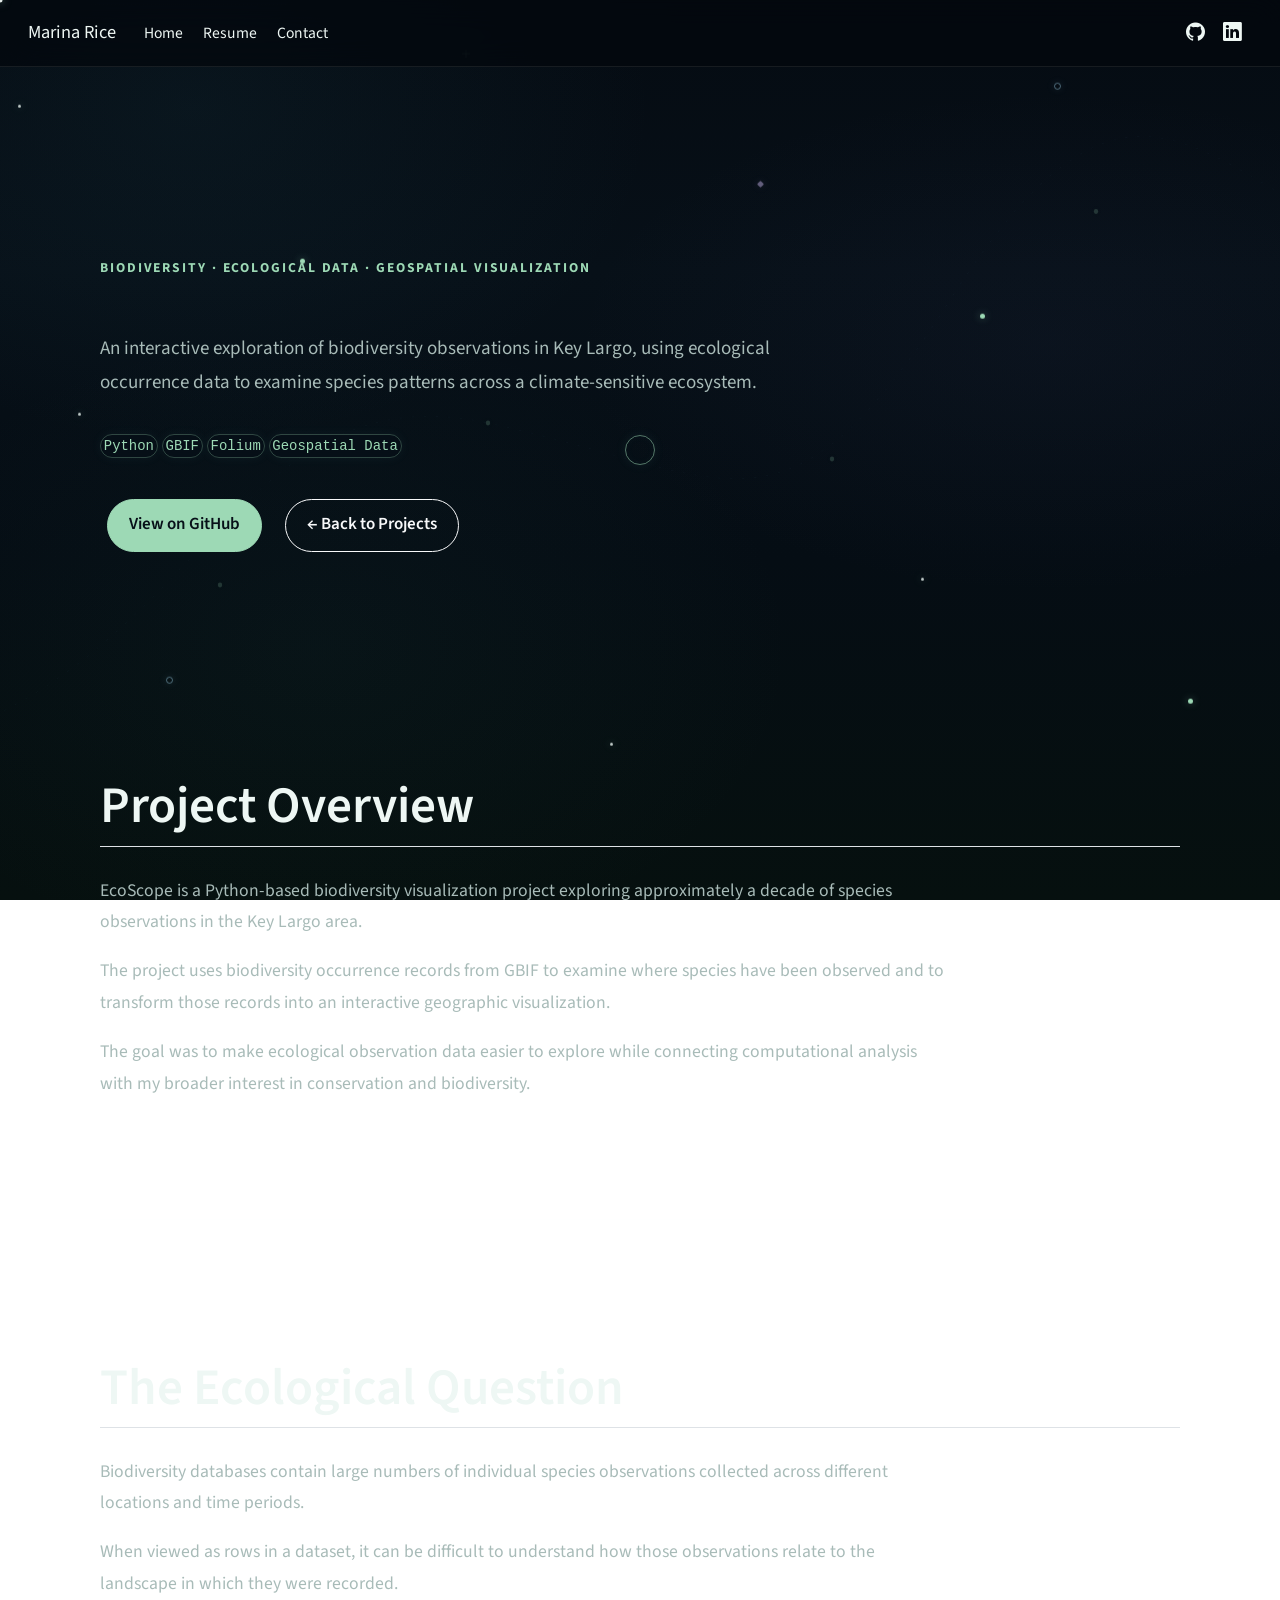
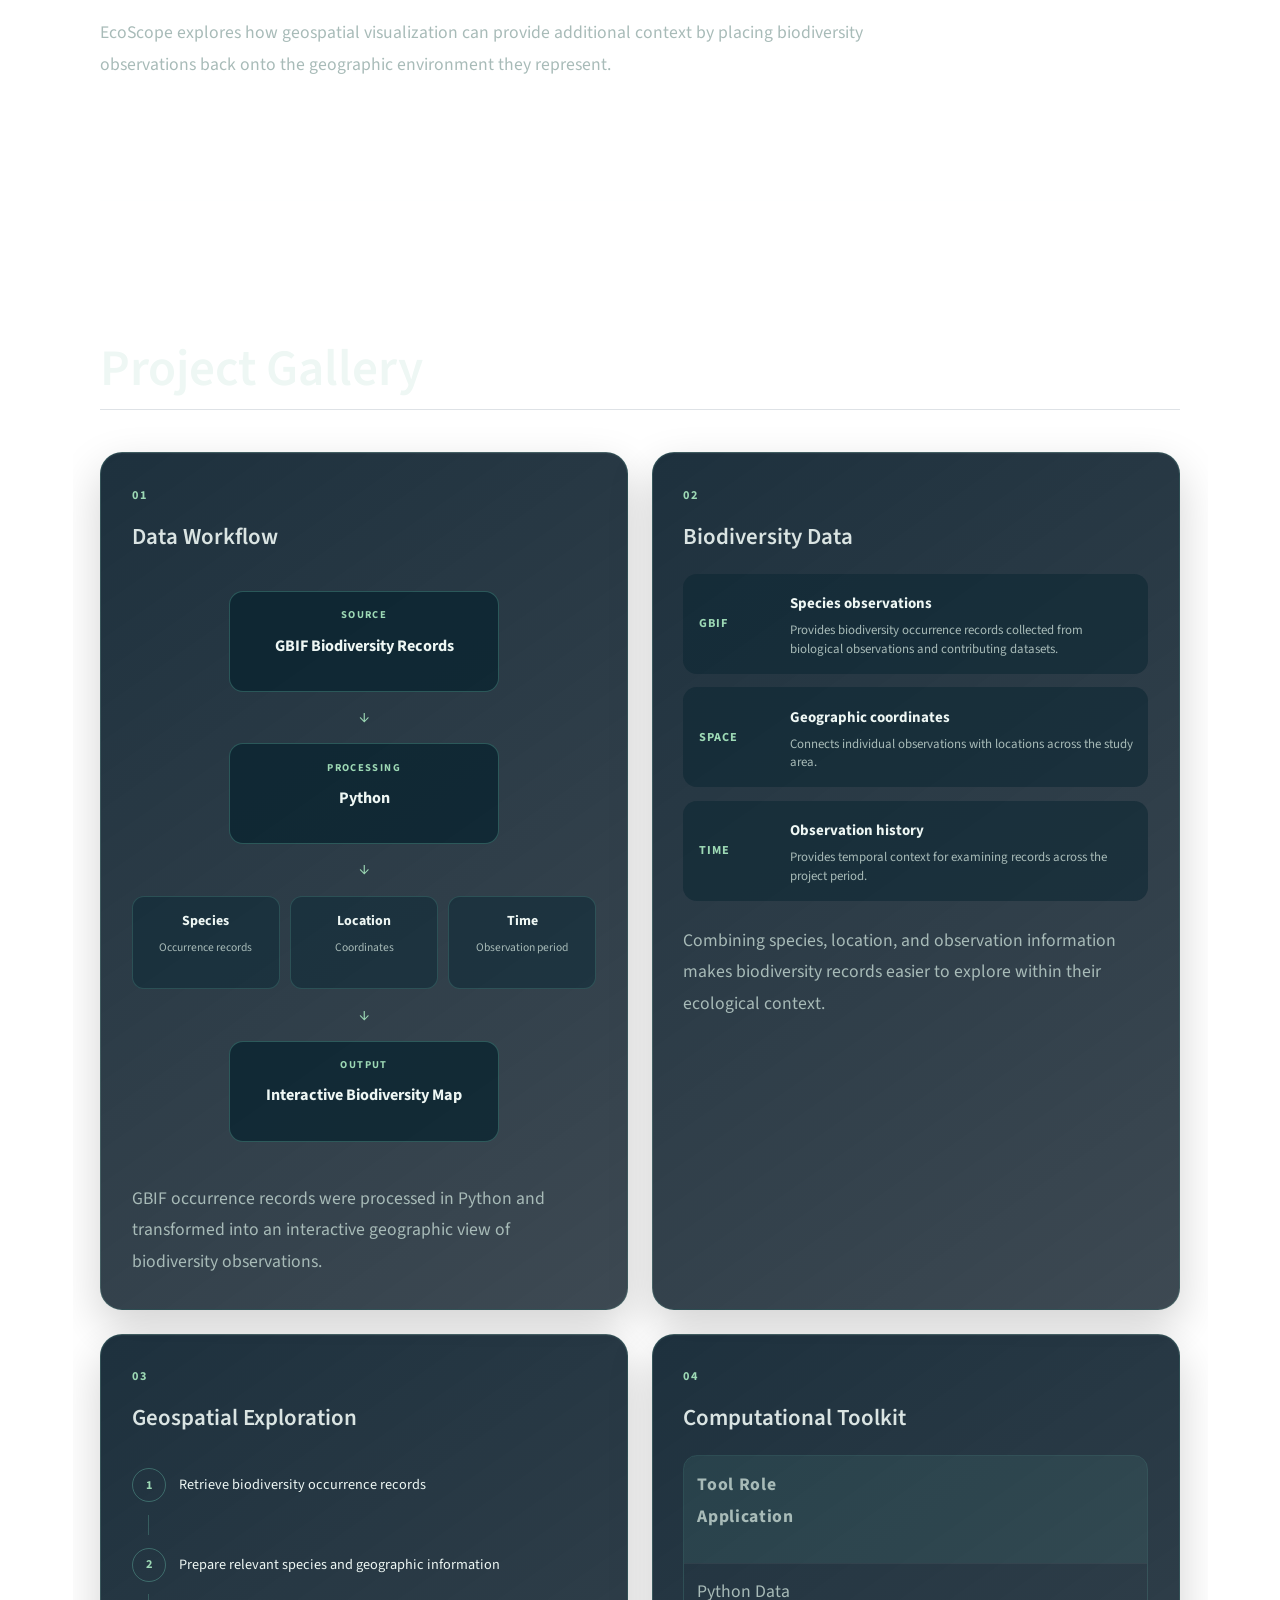
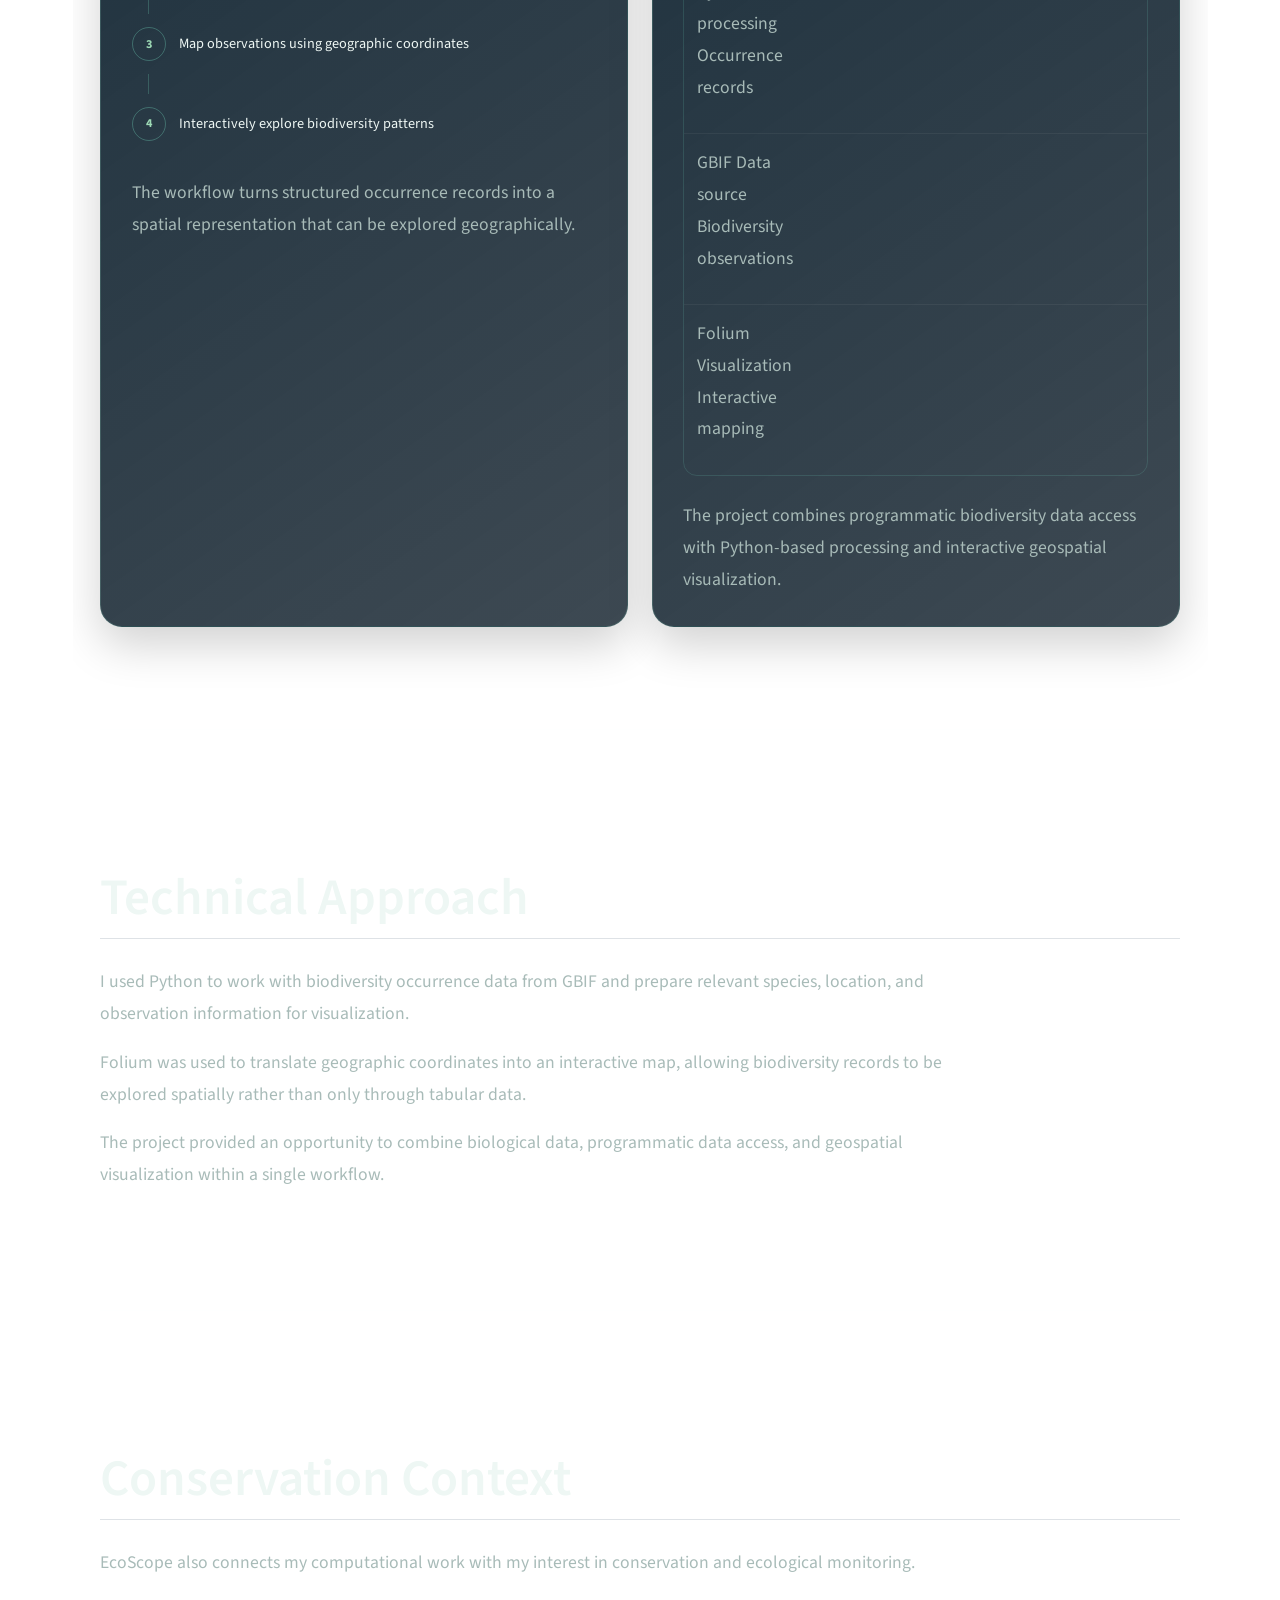
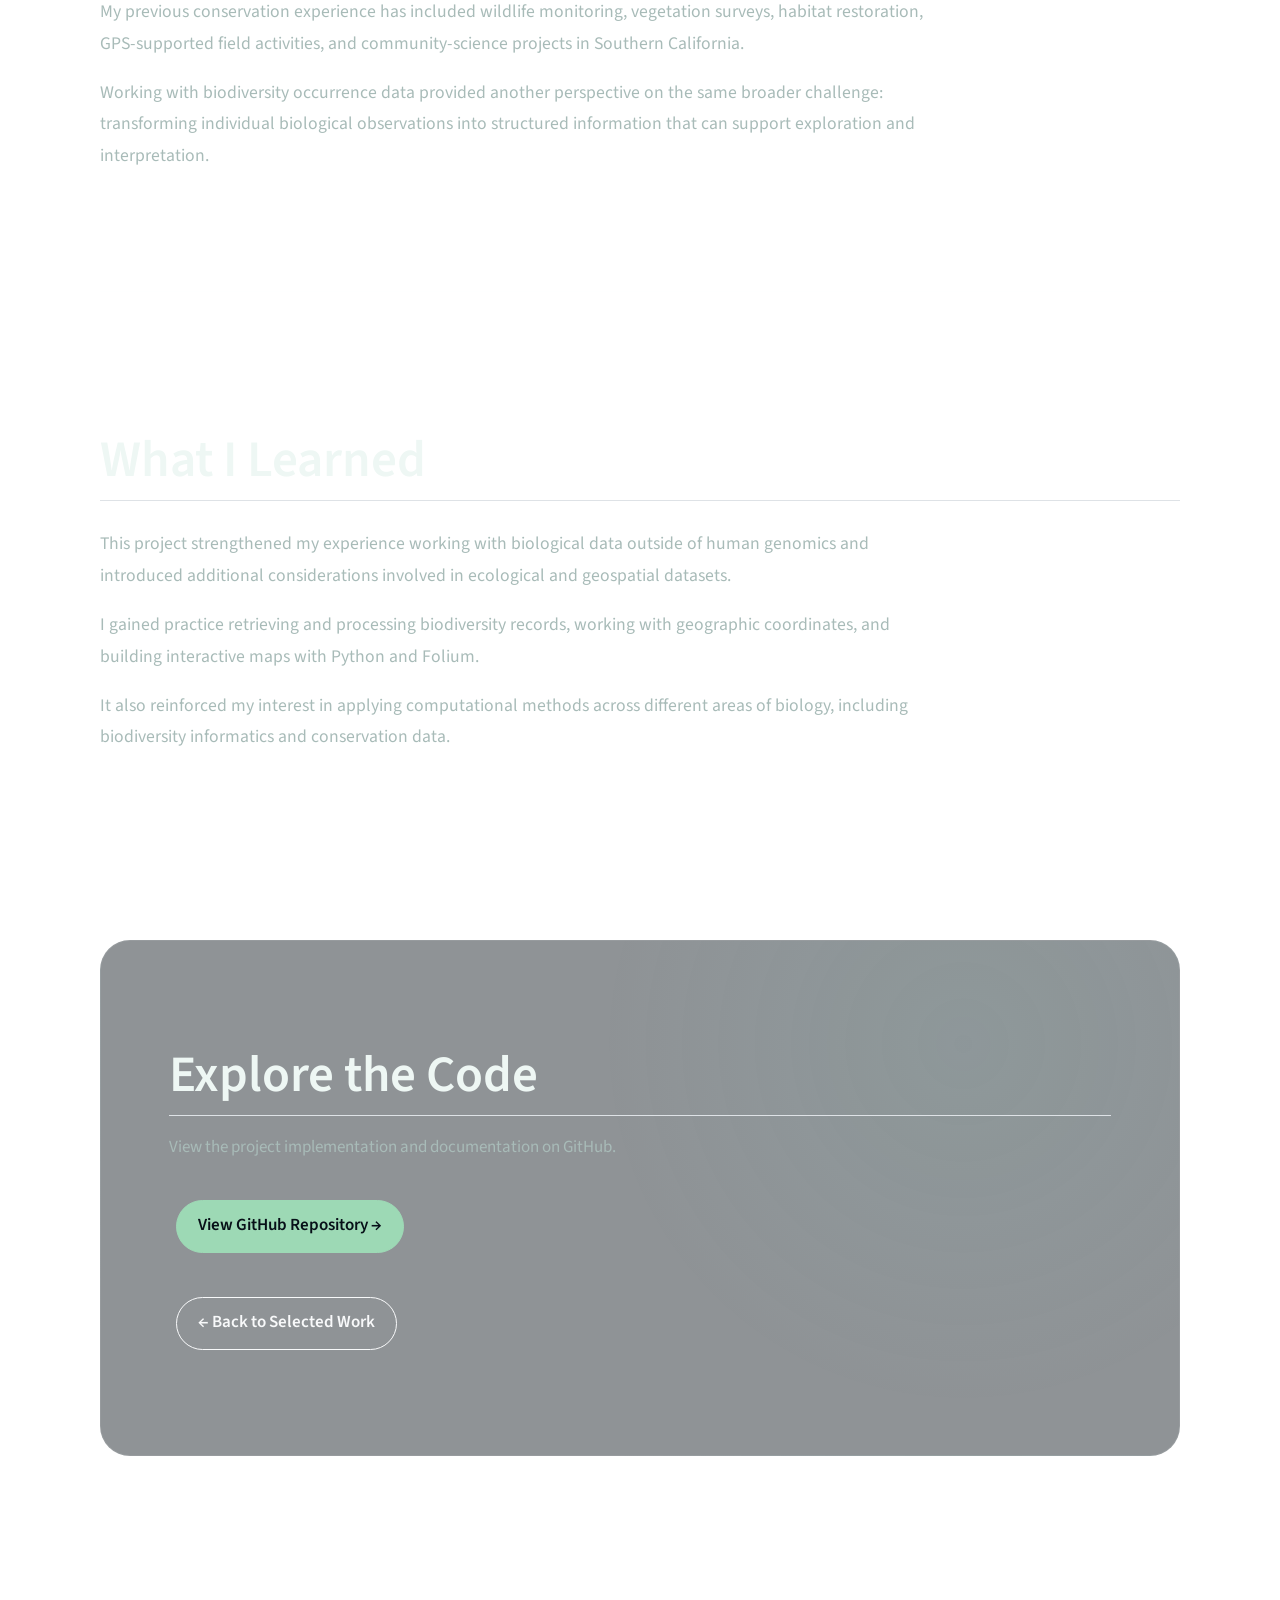
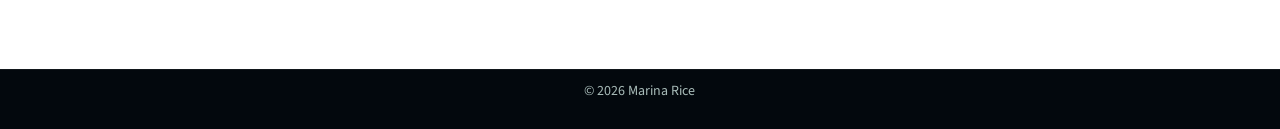
<file: projects/ecoscope.html>
<!DOCTYPE html>
<html xmlns="http://www.w3.org/1999/xhtml" lang="en" xml:lang="en"><head>

<meta charset="utf-8">
<meta name="generator" content="quarto-1.9.38">

<meta name="viewport" content="width=device-width, initial-scale=1.0, user-scalable=yes">


<title>ecoscope – Marina Rice</title>
<style>
/* Default styles provided by pandoc.
** See https://pandoc.org/MANUAL.html#variables-for-html for config info.
*/
code{white-space: pre-wrap;}
span.smallcaps{font-variant: small-caps;}
div.columns{display: flex; gap: min(4vw, 1.5em);}
div.column{flex: auto; overflow-x: auto;}
div.hanging-indent{margin-left: 1.5em; text-indent: -1.5em;}
ul.task-list{list-style: none;}
ul.task-list li input[type="checkbox"] {
  width: 0.8em;
  margin: 0 0.8em 0.2em -1em; /* quarto-specific, see https://github.com/quarto-dev/quarto-cli/issues/4556 */ 
  vertical-align: middle;
}
</style>


<script src="../site_libs/quarto-nav/quarto-nav.js"></script>
<script src="../site_libs/quarto-nav/headroom.min.js"></script>
<script src="../site_libs/clipboard/clipboard.min.js"></script>
<script src="../site_libs/quarto-html/quarto.js" type="module"></script>
<script src="../site_libs/quarto-html/tabsets/tabsets.js" type="module"></script>
<script src="../site_libs/quarto-html/popper.min.js"></script>
<script src="../site_libs/quarto-html/tippy.umd.min.js"></script>
<script src="../site_libs/quarto-html/anchor.min.js"></script>
<link href="../site_libs/quarto-html/tippy.css" rel="stylesheet">
<link href="../site_libs/quarto-html/quarto-syntax-highlighting-15634bcf2e68342d4ad2dfa704d543f6.css" rel="stylesheet" id="quarto-text-highlighting-styles">
<script src="../site_libs/bootstrap/bootstrap.min.js"></script>
<link href="../site_libs/bootstrap/bootstrap-icons.css" rel="stylesheet">
<link href="../site_libs/bootstrap/bootstrap-c7ab57aa33037bad7520c6cb9ec7d6ec.min.css" rel="stylesheet" append-hash="true" id="quarto-bootstrap" data-mode="light">
<script id="quarto-search-options" type="application/json">{
  "language": {
    "search-no-results-text": "No results",
    "search-matching-documents-text": "matching documents",
    "search-copy-link-title": "Copy link to search",
    "search-hide-matches-text": "Hide additional matches",
    "search-more-match-text": "more match in this document",
    "search-more-matches-text": "more matches in this document",
    "search-clear-button-title": "Clear",
    "search-text-placeholder": "",
    "search-detached-cancel-button-title": "Cancel",
    "search-submit-button-title": "Submit",
    "search-label": "Search"
  }
}</script>
<style>html{ scroll-behavior: smooth; }</style>
<script src="../interactions.js" defer=""></script>


<link rel="stylesheet" href="../styles.css">
</head>

<body class="nav-fixed quarto-light">

<div id="quarto-search-results"></div>
  <header id="quarto-header" class="headroom fixed-top">
    <nav class="navbar navbar-expand-lg " data-bs-theme="dark">
      <div class="navbar-container container-fluid">
      <div class="navbar-brand-container mx-auto">
    <a class="navbar-brand" href="../index.html">
    <span class="navbar-title">Marina Rice</span>
    </a>
  </div>
          <button class="navbar-toggler" type="button" data-bs-toggle="collapse" data-bs-target="#navbarCollapse" aria-controls="navbarCollapse" role="menu" aria-expanded="false" aria-label="Toggle navigation" onclick="if (window.quartoToggleHeadroom) { window.quartoToggleHeadroom(); }">
  <span class="navbar-toggler-icon"></span>
</button>
          <div class="collapse navbar-collapse" id="navbarCollapse">
            <ul class="navbar-nav navbar-nav-scroll me-auto">
  <li class="nav-item">
    <a class="nav-link" href="../index.html"> 
<span class="menu-text">Home</span></a>
  </li>  
  <li class="nav-item">
    <a class="nav-link" href="../resume.html"> 
<span class="menu-text">Resume</span></a>
  </li>  
  <li class="nav-item">
    <a class="nav-link" href="../contact.html"> 
<span class="menu-text">Contact</span></a>
  </li>  
</ul>
            <ul class="navbar-nav navbar-nav-scroll ms-auto">
  <li class="nav-item compact">
    <a class="nav-link" href="https://github.com/riceroni18"> <i class="bi bi-github" role="img" aria-label="GitHub">
</i> 
<span class="menu-text"></span></a>
  </li>  
  <li class="nav-item compact">
    <a class="nav-link" href="https://www.linkedin.com/in/marina-rice-3071a1a9"> <i class="bi bi-linkedin" role="img" aria-label="LinkedIn">
</i> 
<span class="menu-text"></span></a>
  </li>  
</ul>
          </div> <!-- /navcollapse -->
            <div class="quarto-navbar-tools">
</div>
      </div> <!-- /container-fluid -->
    </nav>
</header>
<!-- content -->
<div id="quarto-content" class="quarto-container page-columns page-rows-contents page-layout-full page-navbar">
<!-- sidebar -->
<!-- margin-sidebar -->
    
<!-- main -->
<main class="content column-page" id="quarto-document-content"><header id="title-block-header" class="quarto-title-block"></header>




<div class="project-detail-page ecoscope-detail">
<div class="project-detail-hero case-study-hero">
<div class="project-detail-intro">
<p><span class="project-kicker">BIODIVERSITY · ECOLOGICAL DATA · GEOSPATIAL VISUALIZATION</span></p>
<p>An interactive exploration of biodiversity observations in Key Largo, using ecological occurrence data to examine species patterns across a climate-sensitive ecosystem.</p>
<div class="project-tech">
<p><code>Python</code> <code>GBIF</code> <code>Folium</code> <code>Geospatial Data</code></p>
</div>
<p><a href="https://github.com/riceroni18/ecoscope" class="btn btn-primary">View on GitHub</a> <a href="../index.html#projects" class="btn btn-outline-light">← Back to Projects</a></p>
</div>
</div>
<section id="project-overview" class="level2 project-detail-section">
<h2 class="anchored" data-anchor-id="project-overview">Project Overview</h2>
<p>EcoScope is a Python-based biodiversity visualization project exploring approximately a decade of species observations in the Key Largo area.</p>
<p>The project uses biodiversity occurrence records from GBIF to examine where species have been observed and to transform those records into an interactive geographic visualization.</p>
<p>The goal was to make ecological observation data easier to explore while connecting computational analysis with my broader interest in conservation and biodiversity.</p>
</section>
<section id="the-ecological-question" class="level2 project-detail-section">
<h2 class="anchored" data-anchor-id="the-ecological-question">The Ecological Question</h2>
<p>Biodiversity databases contain large numbers of individual species observations collected across different locations and time periods.</p>
<p>When viewed as rows in a dataset, it can be difficult to understand how those observations relate to the landscape in which they were recorded.</p>
<p>EcoScope explores how geospatial visualization can provide additional context by placing biodiversity observations back onto the geographic environment they represent.</p>
</section>
<section id="project-gallery" class="level2 project-detail-section">
<h2 class="anchored" data-anchor-id="project-gallery">Project Gallery</h2>
<div class="project-gallery-grid">
<div class="gallery-card">
<p><span class="gallery-number">01</span></p>
<section id="data-workflow" class="level3">
<h3 class="anchored" data-anchor-id="data-workflow">Data Workflow</h3>
<div class="workflow-diagram">
<div class="workflow-node">
<p><span class="workflow-label">SOURCE</span> <strong>GBIF Biodiversity Records</strong></p>
</div>
<div class="workflow-connector">
↓
</div>
<div class="workflow-node">
<p><span class="workflow-label">PROCESSING</span> <strong>Python</strong></p>
</div>
<div class="workflow-connector">
↓
</div>
<div class="workflow-tools">
<div class="workflow-tool">
<p><span>Species</span> <small>Occurrence records</small></p>
</div>
<div class="workflow-tool">
<p><span>Location</span> <small>Coordinates</small></p>
</div>
<div class="workflow-tool">
<p><span>Time</span> <small>Observation period</small></p>
</div>
</div>
<div class="workflow-connector">
↓
</div>
<div class="workflow-node workflow-output">
<p><span class="workflow-label">OUTPUT</span> <strong>Interactive Biodiversity Map</strong></p>
</div>
</div>
<p class="gallery-caption">
GBIF occurrence records were processed in Python and transformed into an interactive geographic view of biodiversity observations.
</p>
</section>
</div>
<div class="gallery-card">
<p><span class="gallery-number">02</span></p>
<section id="biodiversity-data" class="level3">
<h3 class="anchored" data-anchor-id="biodiversity-data">Biodiversity Data</h3>
<div class="evidence-visual">
<div class="evidence-row">
<span class="evidence-tool">GBIF</span>
<div>
<strong>Species observations</strong>
<p>
Provides biodiversity occurrence records collected from biological observations and contributing datasets.
</p>
</div>
</div>
<div class="evidence-row">
<span class="evidence-tool">SPACE</span>
<div>
<strong>Geographic coordinates</strong>
<p>
Connects individual observations with locations across the study area.
</p>
</div>
</div>
<div class="evidence-row">
<span class="evidence-tool">TIME</span>
<div>
<strong>Observation history</strong>
<p>
Provides temporal context for examining records across the project period.
</p>
</div>
</div>
</div>
<p class="gallery-caption">
Combining species, location, and observation information makes biodiversity records easier to explore within their ecological context.
</p>
</section>
</div>
<div class="gallery-card">
<p><span class="gallery-number">03</span></p>
<section id="geospatial-exploration" class="level3">
<h3 class="anchored" data-anchor-id="geospatial-exploration">Geospatial Exploration</h3>
<div class="decision-visual">
<div class="decision-step">
<span>1</span>
<p>
Retrieve biodiversity occurrence records
</p>
</div>
<div class="decision-line">

</div>
<div class="decision-step">
<span>2</span>
<p>
Prepare relevant species and geographic information
</p>
</div>
<div class="decision-line">

</div>
<div class="decision-step">
<span>3</span>
<p>
Map observations using geographic coordinates
</p>
</div>
<div class="decision-line">

</div>
<div class="decision-step">
<span>4</span>
<p>
Interactively explore biodiversity patterns
</p>
</div>
</div>
<p class="gallery-caption">
The workflow turns structured occurrence records into a spatial representation that can be explored geographically.
</p>
</section>
</div>
<div class="gallery-card">
<p><span class="gallery-number">04</span></p>
<section id="computational-toolkit" class="level3">
<h3 class="anchored" data-anchor-id="computational-toolkit">Computational Toolkit</h3>
<div class="output-preview">
<div class="output-header">
<p><span>Tool</span> <span>Role</span> <span>Application</span></p>
</div>
<div class="output-row">
<p><span>Python</span> <span>Data processing</span> <span>Occurrence records</span></p>
</div>
<div class="output-row">
<p><span>GBIF</span> <span>Data source</span> <span>Biodiversity observations</span></p>
</div>
<div class="output-row">
<p><span>Folium</span> <span>Visualization</span> <span>Interactive mapping</span></p>
</div>
</div>
<p class="gallery-caption">
The project combines programmatic biodiversity data access with Python-based processing and interactive geospatial visualization.
</p>
</section>
</div>
</div>
</section>
<section id="technical-approach" class="level2 project-detail-section">
<h2 class="anchored" data-anchor-id="technical-approach">Technical Approach</h2>
<p>I used Python to work with biodiversity occurrence data from GBIF and prepare relevant species, location, and observation information for visualization.</p>
<p>Folium was used to translate geographic coordinates into an interactive map, allowing biodiversity records to be explored spatially rather than only through tabular data.</p>
<p>The project provided an opportunity to combine biological data, programmatic data access, and geospatial visualization within a single workflow.</p>
</section>
<section id="conservation-context" class="level2 project-detail-section">
<h2 class="anchored" data-anchor-id="conservation-context">Conservation Context</h2>
<p>EcoScope also connects my computational work with my interest in conservation and ecological monitoring.</p>
<p>My previous conservation experience has included wildlife monitoring, vegetation surveys, habitat restoration, GPS-supported field activities, and community-science projects in Southern California.</p>
<p>Working with biodiversity occurrence data provided another perspective on the same broader challenge: transforming individual biological observations into structured information that can support exploration and interpretation.</p>
</section>
<section id="what-i-learned" class="level2 project-detail-section">
<h2 class="anchored" data-anchor-id="what-i-learned">What I Learned</h2>
<p>This project strengthened my experience working with biological data outside of human genomics and introduced additional considerations involved in ecological and geospatial datasets.</p>
<p>I gained practice retrieving and processing biodiversity records, working with geographic coordinates, and building interactive maps with Python and Folium.</p>
<p>It also reinforced my interest in applying computational methods across different areas of biology, including biodiversity informatics and conservation data.</p>
</section>
<section id="explore-the-code" class="level2 project-detail-footer">
<h2 class="anchored" data-anchor-id="explore-the-code">Explore the Code</h2>
<p>View the project implementation and documentation on GitHub.</p>
<p><a href="https://github.com/riceroni18/ecoscope" class="btn btn-primary">View GitHub Repository →</a></p>
<p><a href="../index.html#projects" class="btn btn-outline-light">← Back to Selected Work</a></p>
</section>
</div>



</main> <!-- /main -->
<script id="quarto-html-after-body" type="application/javascript">
  window.document.addEventListener("DOMContentLoaded", function (event) {
    const icon = "";
    const anchorJS = new window.AnchorJS();
    anchorJS.options = {
      placement: 'right',
      icon: icon
    };
    anchorJS.add('.anchored');
    const isCodeAnnotation = (el) => {
      for (const clz of el.classList) {
        if (clz.startsWith('code-annotation-')) {                     
          return true;
        }
      }
      return false;
    }
    const onCopySuccess = function(e) {
      // button target
      const button = e.trigger;
      // don't keep focus
      button.blur();
      // flash "checked"
      button.classList.add('code-copy-button-checked');
      var currentTitle = button.getAttribute("title");
      button.setAttribute("title", "Copied!");
      let tooltip;
      if (window.bootstrap) {
        button.setAttribute("data-bs-toggle", "tooltip");
        button.setAttribute("data-bs-placement", "left");
        button.setAttribute("data-bs-title", "Copied!");
        tooltip = new bootstrap.Tooltip(button, 
          { trigger: "manual", 
            customClass: "code-copy-button-tooltip",
            offset: [0, -8]});
        tooltip.show();    
      }
      setTimeout(function() {
        if (tooltip) {
          tooltip.hide();
          button.removeAttribute("data-bs-title");
          button.removeAttribute("data-bs-toggle");
          button.removeAttribute("data-bs-placement");
        }
        button.setAttribute("title", currentTitle);
        button.classList.remove('code-copy-button-checked');
      }, 1000);
      // clear code selection
      e.clearSelection();
    }
    const getTextToCopy = function(trigger) {
      const outerScaffold = trigger.parentElement.cloneNode(true);
      const codeEl = outerScaffold.querySelector('code');
      for (const childEl of codeEl.children) {
        if (isCodeAnnotation(childEl)) {
          childEl.remove();
        }
      }
      return codeEl.innerText;
    }
    const clipboard = new window.ClipboardJS('.code-copy-button:not([data-in-quarto-modal])', {
      text: getTextToCopy
    });
    clipboard.on('success', onCopySuccess);
    if (window.document.getElementById('quarto-embedded-source-code-modal')) {
      const clipboardModal = new window.ClipboardJS('.code-copy-button[data-in-quarto-modal]', {
        text: getTextToCopy,
        container: window.document.getElementById('quarto-embedded-source-code-modal')
      });
      clipboardModal.on('success', onCopySuccess);
    }
      var localhostRegex = new RegExp(/^(?:http|https):\/\/localhost\:?[0-9]*\//);
      var mailtoRegex = new RegExp(/^mailto:/);
        var filterRegex = new RegExp("https:\/\/riceroni18\.github\.io\/");
      var isInternal = (href) => {
          return filterRegex.test(href) || localhostRegex.test(href) || mailtoRegex.test(href);
      }
      // Inspect non-navigation links and adorn them if external
     var links = window.document.querySelectorAll('a[href]:not(.nav-link):not(.navbar-brand):not(.toc-action):not(.sidebar-link):not(.sidebar-item-toggle):not(.pagination-link):not(.no-external):not([aria-hidden]):not(.dropdown-item):not(.quarto-navigation-tool):not(.about-link)');
      for (var i=0; i<links.length; i++) {
        const link = links[i];
        if (!isInternal(link.href)) {
          // undo the damage that might have been done by quarto-nav.js in the case of
          // links that we want to consider external
          if (link.dataset.originalHref !== undefined) {
            link.href = link.dataset.originalHref;
          }
        }
      }
    function tippyHover(el, contentFn, onTriggerFn, onUntriggerFn) {
      const config = {
        allowHTML: true,
        maxWidth: 500,
        delay: 100,
        arrow: false,
        appendTo: function(el) {
            return el.parentElement;
        },
        interactive: true,
        interactiveBorder: 10,
        theme: 'quarto',
        placement: 'bottom-start',
      };
      if (contentFn) {
        config.content = contentFn;
      }
      if (onTriggerFn) {
        config.onTrigger = onTriggerFn;
      }
      if (onUntriggerFn) {
        config.onUntrigger = onUntriggerFn;
      }
      window.tippy(el, config); 
    }
    const noterefs = window.document.querySelectorAll('a[role="doc-noteref"]');
    for (var i=0; i<noterefs.length; i++) {
      const ref = noterefs[i];
      tippyHover(ref, function() {
        // use id or data attribute instead here
        let href = ref.getAttribute('data-footnote-href') || ref.getAttribute('href');
        try { href = new URL(href).hash; } catch {}
        const id = href.replace(/^#\/?/, "");
        const note = window.document.getElementById(id);
        if (note) {
          return note.innerHTML;
        } else {
          return "";
        }
      });
    }
    const xrefs = window.document.querySelectorAll('a.quarto-xref');
    const processXRef = (id, note) => {
      // Strip column container classes
      const stripColumnClz = (el) => {
        el.classList.remove("page-full", "page-columns");
        if (el.children) {
          for (const child of el.children) {
            stripColumnClz(child);
          }
        }
      }
      stripColumnClz(note)
      if (id === null || id.startsWith('sec-')) {
        // Special case sections, only their first couple elements
        const container = document.createElement("div");
        if (note.children && note.children.length > 2) {
          container.appendChild(note.children[0].cloneNode(true));
          for (let i = 1; i < note.children.length; i++) {
            const child = note.children[i];
            if (child.tagName === "P" && child.innerText === "") {
              continue;
            } else {
              container.appendChild(child.cloneNode(true));
              break;
            }
          }
          if (window.Quarto?.typesetMath) {
            window.Quarto.typesetMath(container);
          }
          return container.innerHTML
        } else {
          if (window.Quarto?.typesetMath) {
            window.Quarto.typesetMath(note);
          }
          return note.innerHTML;
        }
      } else {
        // Remove any anchor links if they are present
        const anchorLink = note.querySelector('a.anchorjs-link');
        if (anchorLink) {
          anchorLink.remove();
        }
        if (window.Quarto?.typesetMath) {
          window.Quarto.typesetMath(note);
        }
        if (note.classList.contains("callout")) {
          return note.outerHTML;
        } else {
          return note.innerHTML;
        }
      }
    }
    for (var i=0; i<xrefs.length; i++) {
      const xref = xrefs[i];
      tippyHover(xref, undefined, function(instance) {
        instance.disable();
        let url = xref.getAttribute('href');
        let hash = undefined; 
        if (url.startsWith('#')) {
          hash = url;
        } else {
          try { hash = new URL(url).hash; } catch {}
        }
        if (hash) {
          const id = hash.replace(/^#\/?/, "");
          const note = window.document.getElementById(id);
          if (note !== null) {
            try {
              const html = processXRef(id, note.cloneNode(true));
              instance.setContent(html);
            } finally {
              instance.enable();
              instance.show();
            }
          } else {
            // See if we can fetch this
            fetch(url.split('#')[0])
            .then(res => res.text())
            .then(html => {
              const parser = new DOMParser();
              const htmlDoc = parser.parseFromString(html, "text/html");
              const note = htmlDoc.getElementById(id);
              if (note !== null) {
                const html = processXRef(id, note);
                instance.setContent(html);
              } 
            }).finally(() => {
              instance.enable();
              instance.show();
            });
          }
        } else {
          // See if we can fetch a full url (with no hash to target)
          // This is a special case and we should probably do some content thinning / targeting
          fetch(url)
          .then(res => res.text())
          .then(html => {
            const parser = new DOMParser();
            const htmlDoc = parser.parseFromString(html, "text/html");
            const note = htmlDoc.querySelector('main.content');
            if (note !== null) {
              // This should only happen for chapter cross references
              // (since there is no id in the URL)
              // remove the first header
              if (note.children.length > 0 && note.children[0].tagName === "HEADER") {
                note.children[0].remove();
              }
              const html = processXRef(null, note);
              instance.setContent(html);
            } 
          }).finally(() => {
            instance.enable();
            instance.show();
          });
        }
      }, function(instance) {
      });
    }
        let selectedAnnoteEl;
        const selectorForAnnotation = ( cell, annotation) => {
          let cellAttr = 'data-code-cell="' + cell + '"';
          let lineAttr = 'data-code-annotation="' +  annotation + '"';
          const selector = 'span[' + cellAttr + '][' + lineAttr + ']';
          return selector;
        }
        const selectCodeLines = (annoteEl) => {
          const doc = window.document;
          const targetCell = annoteEl.getAttribute("data-target-cell");
          const targetAnnotation = annoteEl.getAttribute("data-target-annotation");
          const annoteSpan = window.document.querySelector(selectorForAnnotation(targetCell, targetAnnotation));
          const lines = annoteSpan.getAttribute("data-code-lines").split(",");
          const lineIds = lines.map((line) => {
            return targetCell + "-" + line;
          })
          let top = null;
          let height = null;
          let parent = null;
          if (lineIds.length > 0) {
              //compute the position of the single el (top and bottom and make a div)
              const el = window.document.getElementById(lineIds[0]);
              top = el.offsetTop;
              height = el.offsetHeight;
              parent = el.parentElement.parentElement;
            if (lineIds.length > 1) {
              const lastEl = window.document.getElementById(lineIds[lineIds.length - 1]);
              const bottom = lastEl.offsetTop + lastEl.offsetHeight;
              height = bottom - top;
            }
            if (top !== null && height !== null && parent !== null) {
              // cook up a div (if necessary) and position it 
              let div = window.document.getElementById("code-annotation-line-highlight");
              if (div === null) {
                div = window.document.createElement("div");
                div.setAttribute("id", "code-annotation-line-highlight");
                div.style.position = 'absolute';
                parent.appendChild(div);
              }
              div.style.top = top - 2 + "px";
              div.style.height = height + 4 + "px";
              div.style.left = 0;
              let gutterDiv = window.document.getElementById("code-annotation-line-highlight-gutter");
              if (gutterDiv === null) {
                gutterDiv = window.document.createElement("div");
                gutterDiv.setAttribute("id", "code-annotation-line-highlight-gutter");
                gutterDiv.style.position = 'absolute';
                const codeCell = window.document.getElementById(targetCell);
                const gutter = codeCell.querySelector('.code-annotation-gutter');
                gutter.appendChild(gutterDiv);
              }
              gutterDiv.style.top = top - 2 + "px";
              gutterDiv.style.height = height + 4 + "px";
            }
            selectedAnnoteEl = annoteEl;
          }
        };
        const unselectCodeLines = () => {
          const elementsIds = ["code-annotation-line-highlight", "code-annotation-line-highlight-gutter"];
          elementsIds.forEach((elId) => {
            const div = window.document.getElementById(elId);
            if (div) {
              div.remove();
            }
          });
          selectedAnnoteEl = undefined;
        };
          // Handle positioning of the toggle
      window.addEventListener(
        "resize",
        throttle(() => {
          elRect = undefined;
          if (selectedAnnoteEl) {
            selectCodeLines(selectedAnnoteEl);
          }
        }, 10)
      );
      function throttle(fn, ms) {
      let throttle = false;
      let timer;
        return (...args) => {
          if(!throttle) { // first call gets through
              fn.apply(this, args);
              throttle = true;
          } else { // all the others get throttled
              if(timer) clearTimeout(timer); // cancel #2
              timer = setTimeout(() => {
                fn.apply(this, args);
                timer = throttle = false;
              }, ms);
          }
        };
      }
        // Attach click handler to the DT
        const annoteDls = window.document.querySelectorAll('dt[data-target-cell]');
        for (const annoteDlNode of annoteDls) {
          annoteDlNode.addEventListener('click', (event) => {
            const clickedEl = event.target;
            if (clickedEl !== selectedAnnoteEl) {
              unselectCodeLines();
              const activeEl = window.document.querySelector('dt[data-target-cell].code-annotation-active');
              if (activeEl) {
                activeEl.classList.remove('code-annotation-active');
              }
              selectCodeLines(clickedEl);
              clickedEl.classList.add('code-annotation-active');
            } else {
              // Unselect the line
              unselectCodeLines();
              clickedEl.classList.remove('code-annotation-active');
            }
          });
        }
    const findCites = (el) => {
      const parentEl = el.parentElement;
      if (parentEl) {
        const cites = parentEl.dataset.cites;
        if (cites) {
          return {
            el,
            cites: cites.split(' ')
          };
        } else {
          return findCites(el.parentElement)
        }
      } else {
        return undefined;
      }
    };
    var bibliorefs = window.document.querySelectorAll('a[role="doc-biblioref"]');
    for (var i=0; i<bibliorefs.length; i++) {
      const ref = bibliorefs[i];
      const citeInfo = findCites(ref);
      if (citeInfo) {
        tippyHover(citeInfo.el, function() {
          var popup = window.document.createElement('div');
          citeInfo.cites.forEach(function(cite) {
            var citeDiv = window.document.createElement('div');
            citeDiv.classList.add('hanging-indent');
            citeDiv.classList.add('csl-entry');
            var biblioDiv = window.document.getElementById('ref-' + cite);
            if (biblioDiv) {
              citeDiv.innerHTML = biblioDiv.innerHTML;
            }
            popup.appendChild(citeDiv);
          });
          return popup.innerHTML;
        });
      }
    }
  });
  </script>
</div> <!-- /content -->
<footer class="footer">
  <div class="nav-footer">
    <div class="nav-footer-left">
      &nbsp;
    </div>   
    <div class="nav-footer-center">
<p>© 2026 Marina Rice</p>
</div>
    <div class="nav-footer-right">
      &nbsp;
    </div>
  </div>
</footer>




<script src="../site_libs/quarto-html/zenscroll-min.js"></script>
</body></html>
</file>
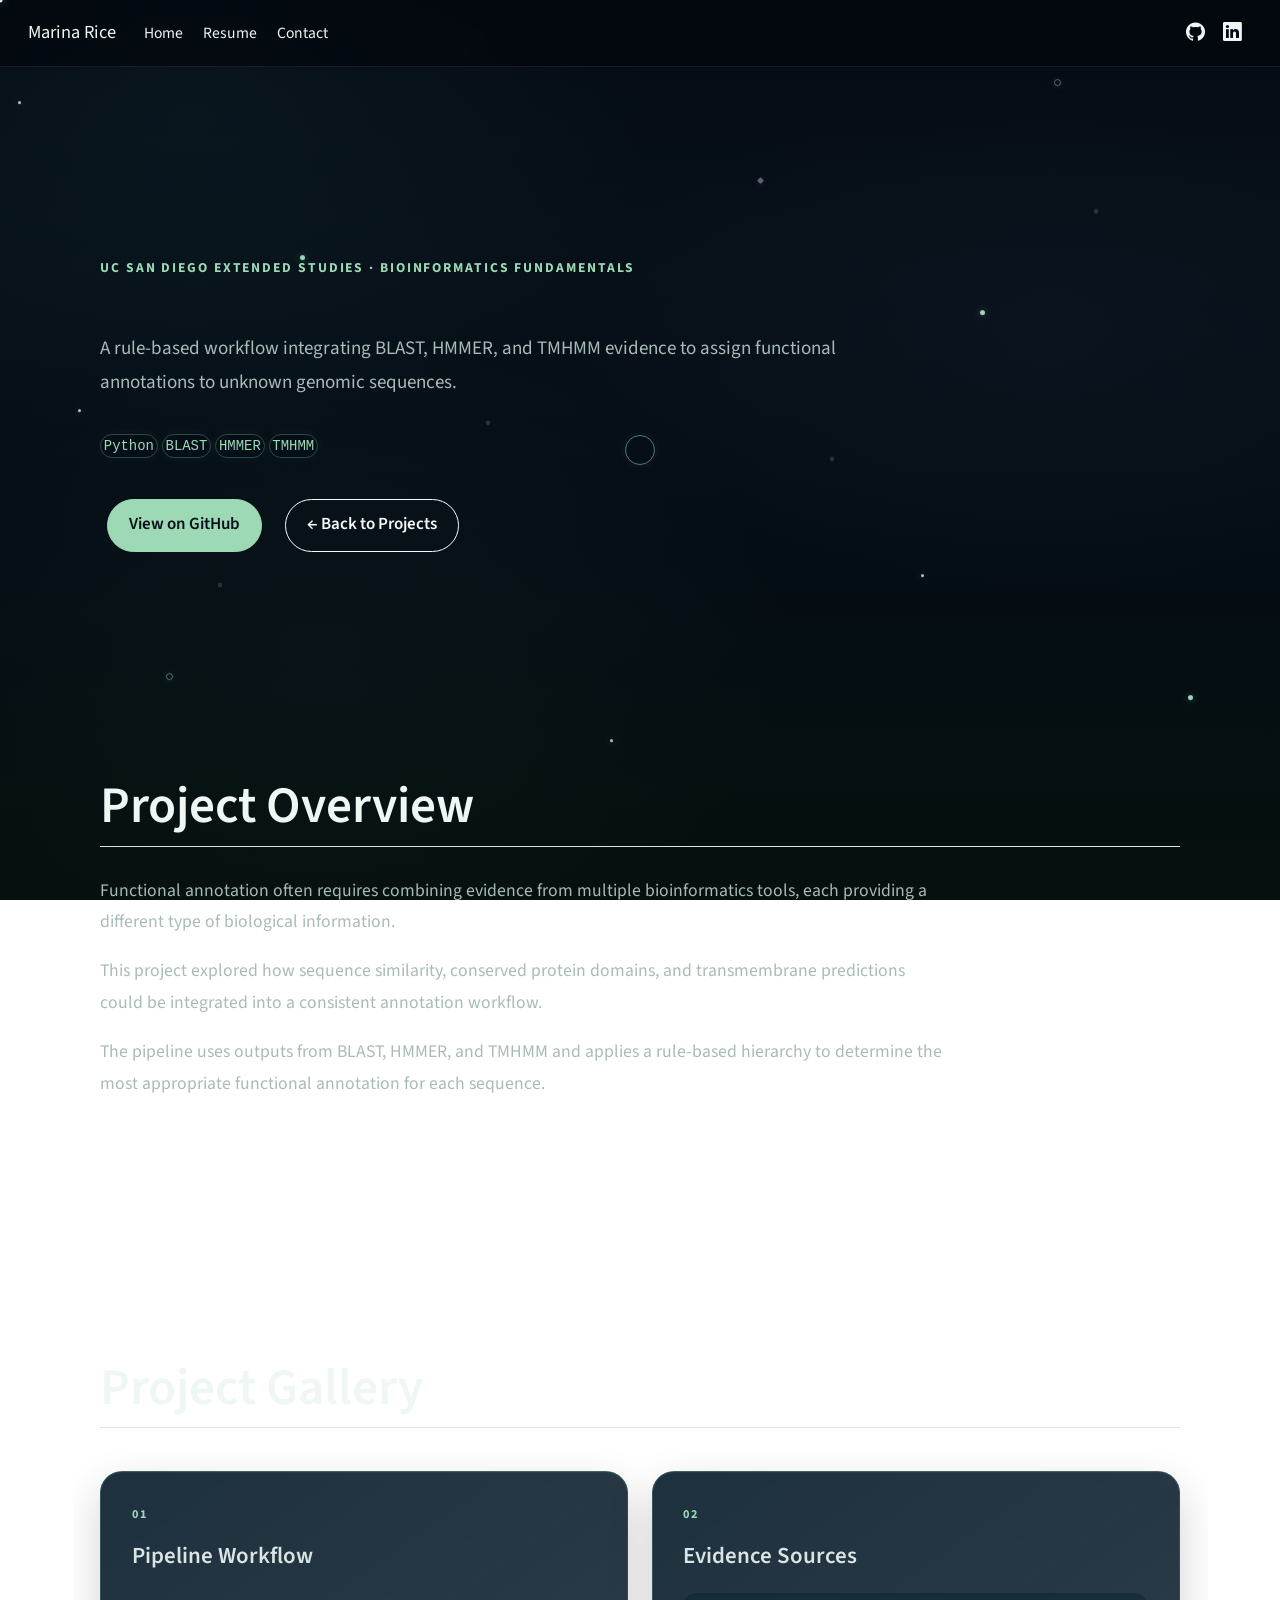
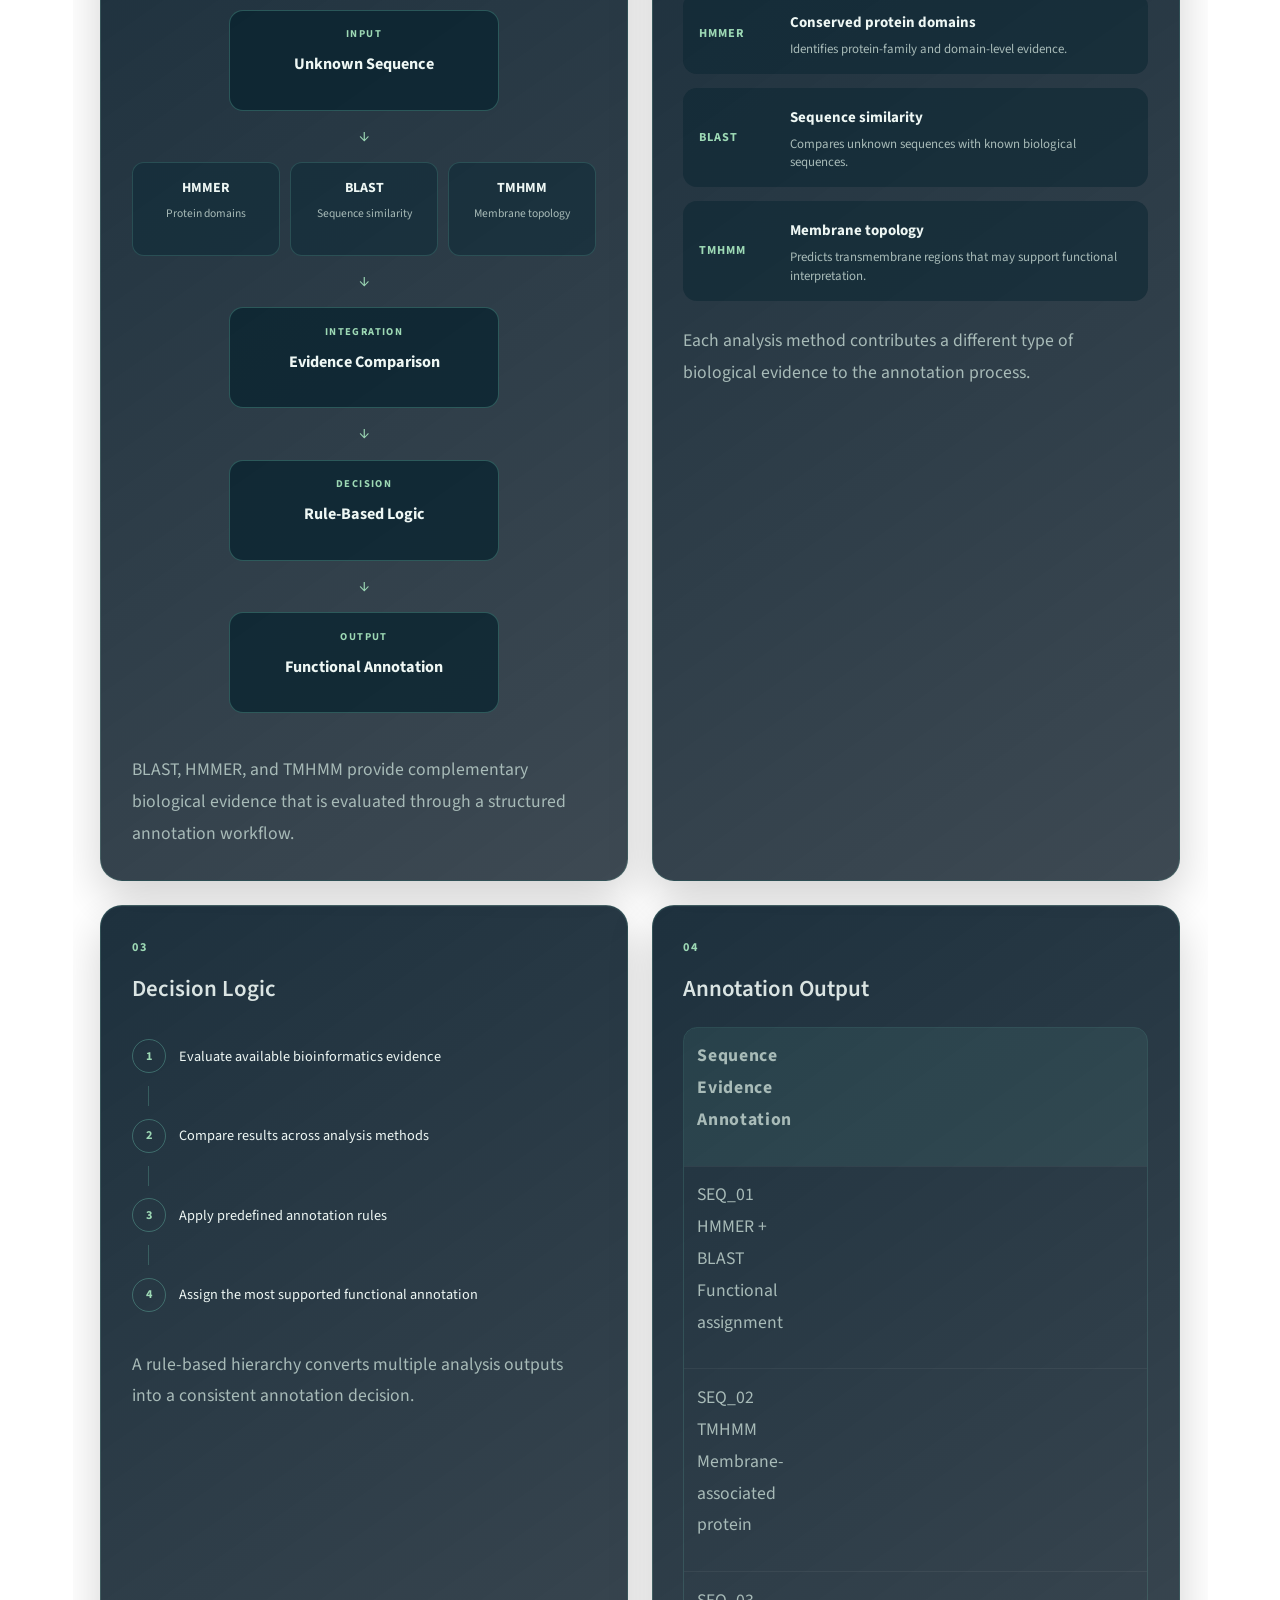
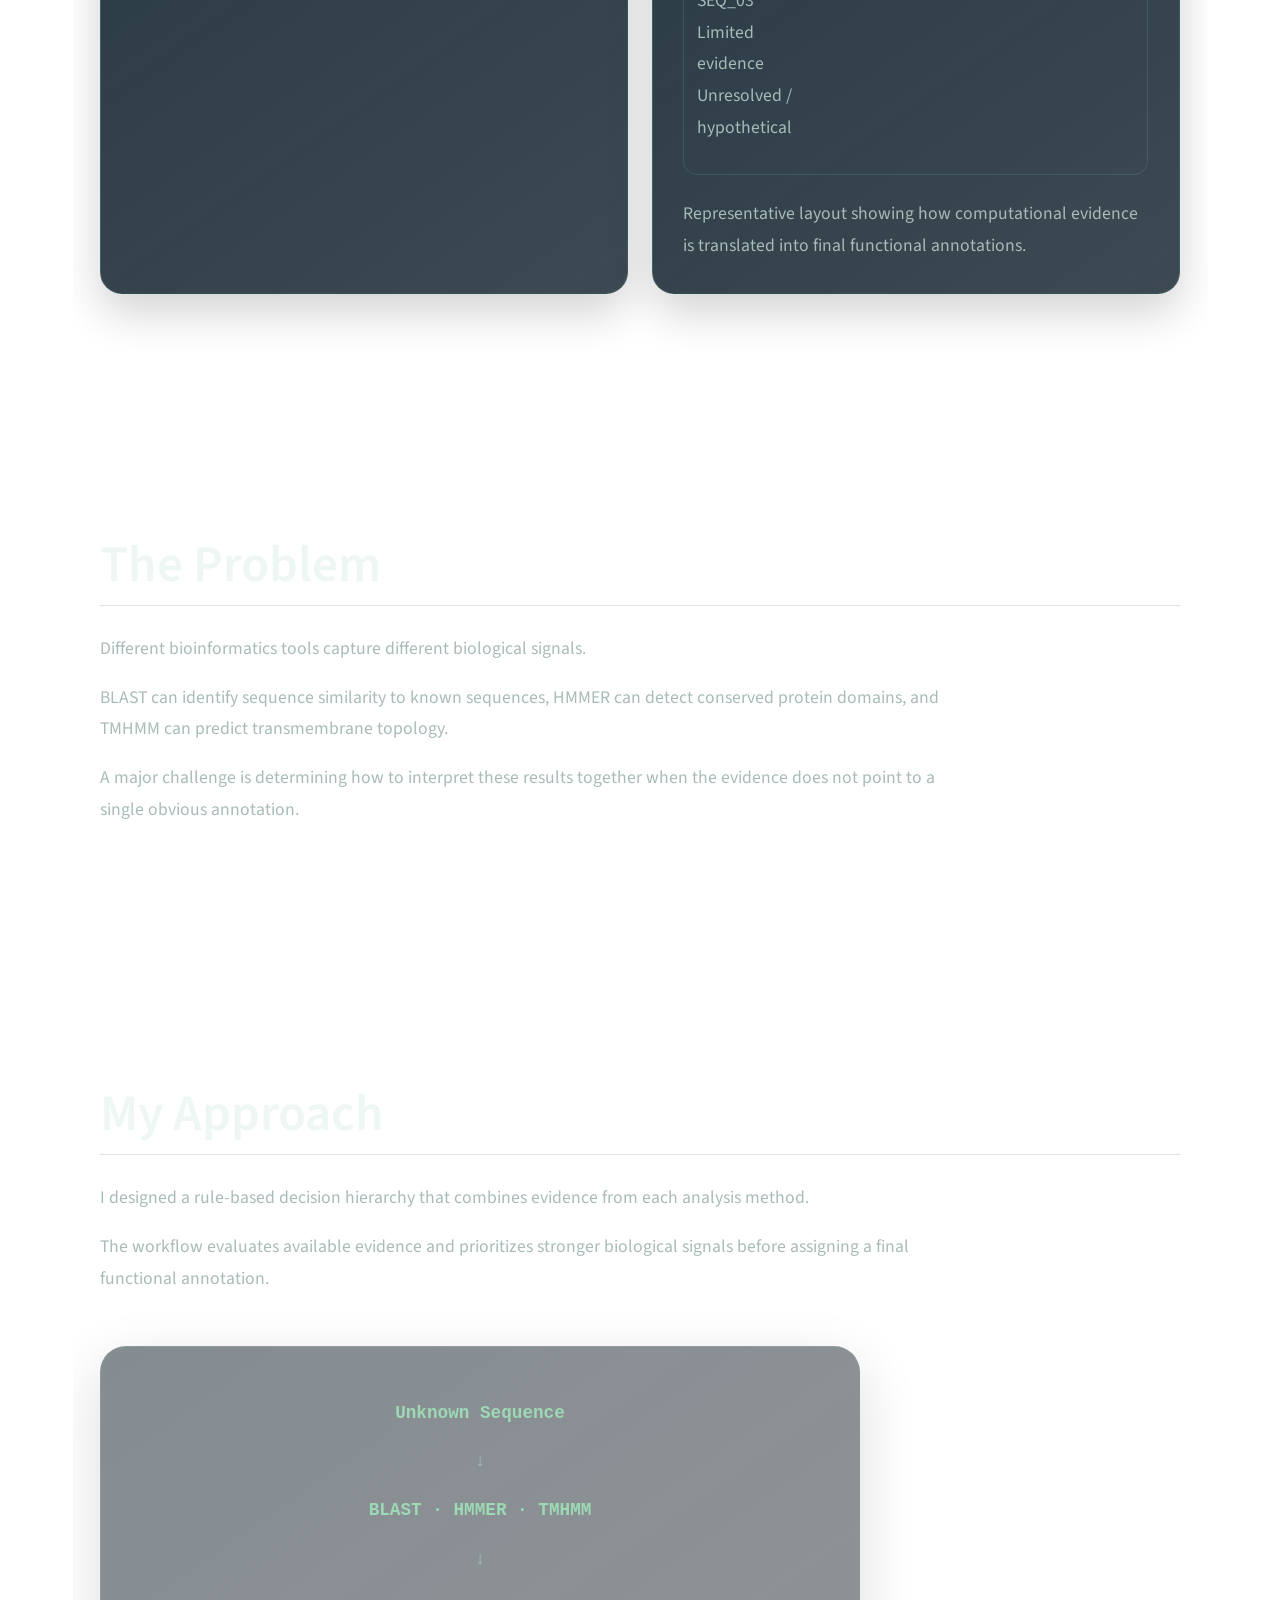
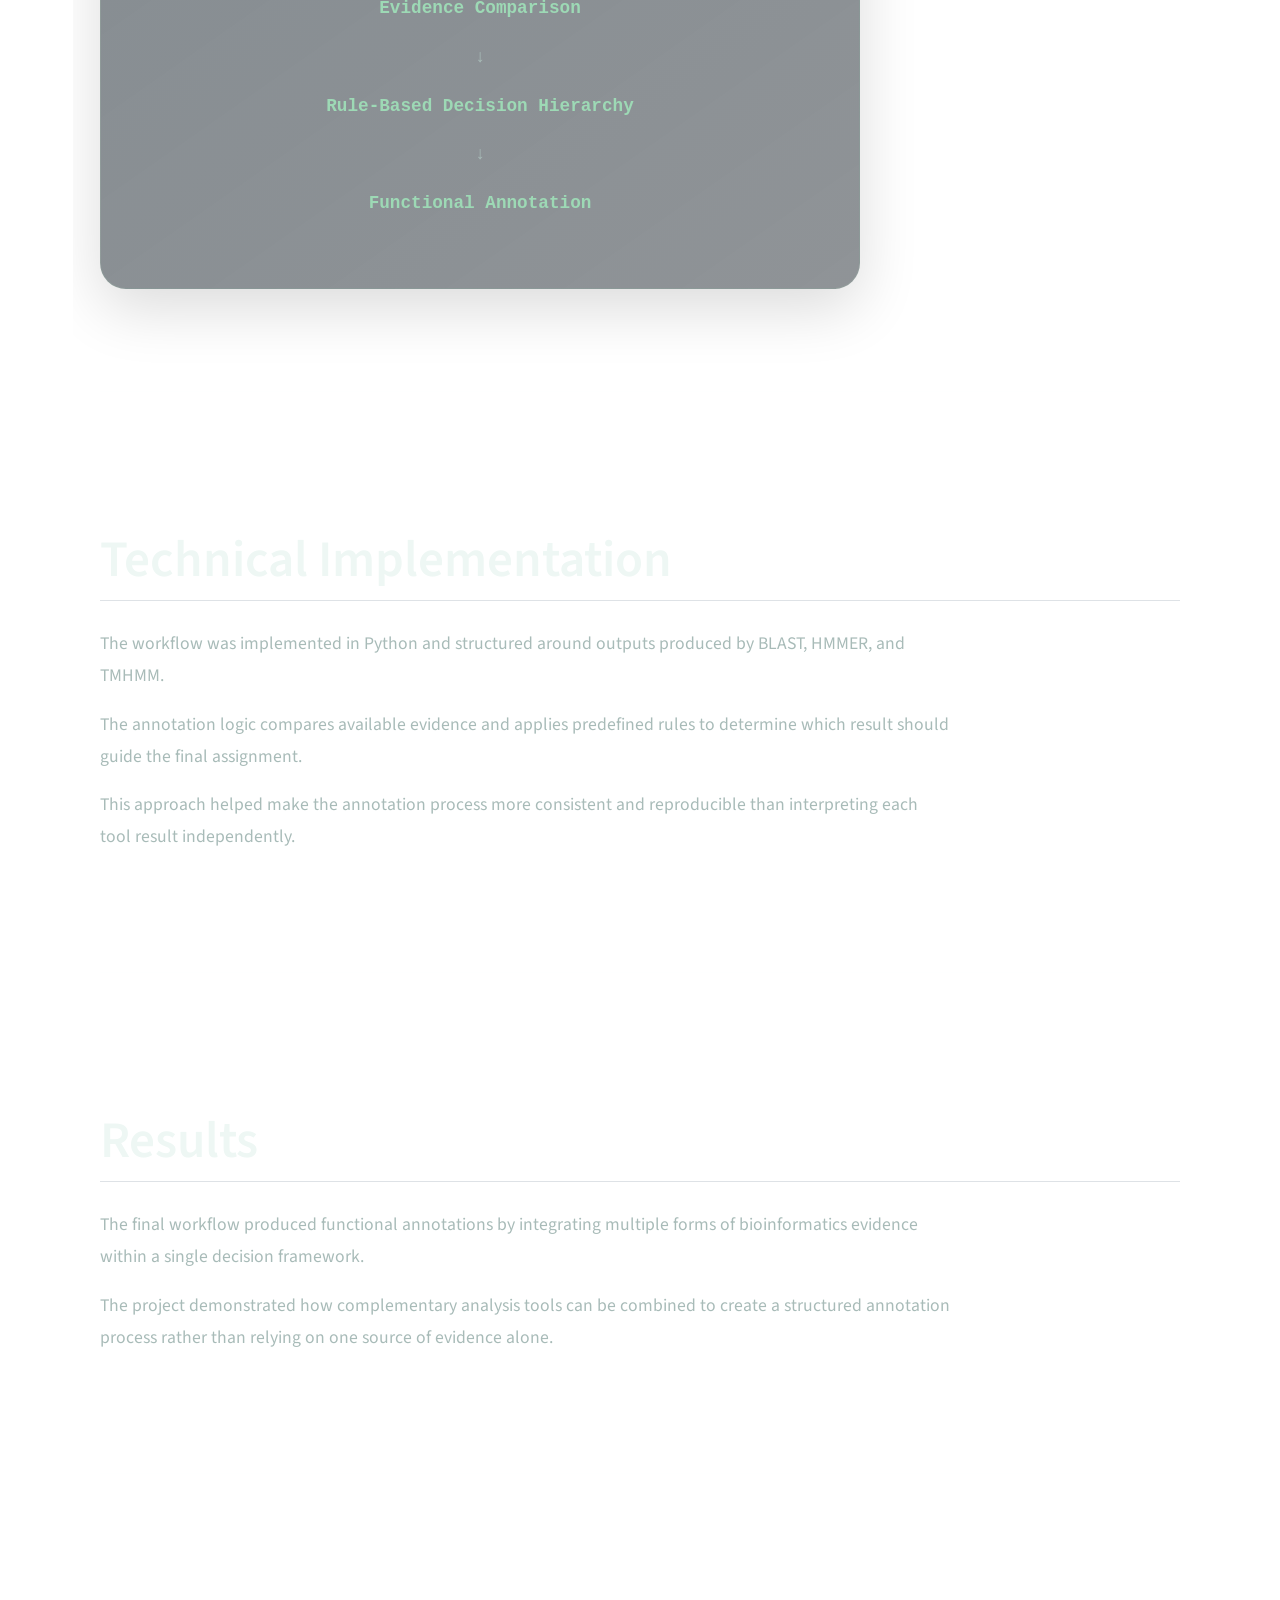
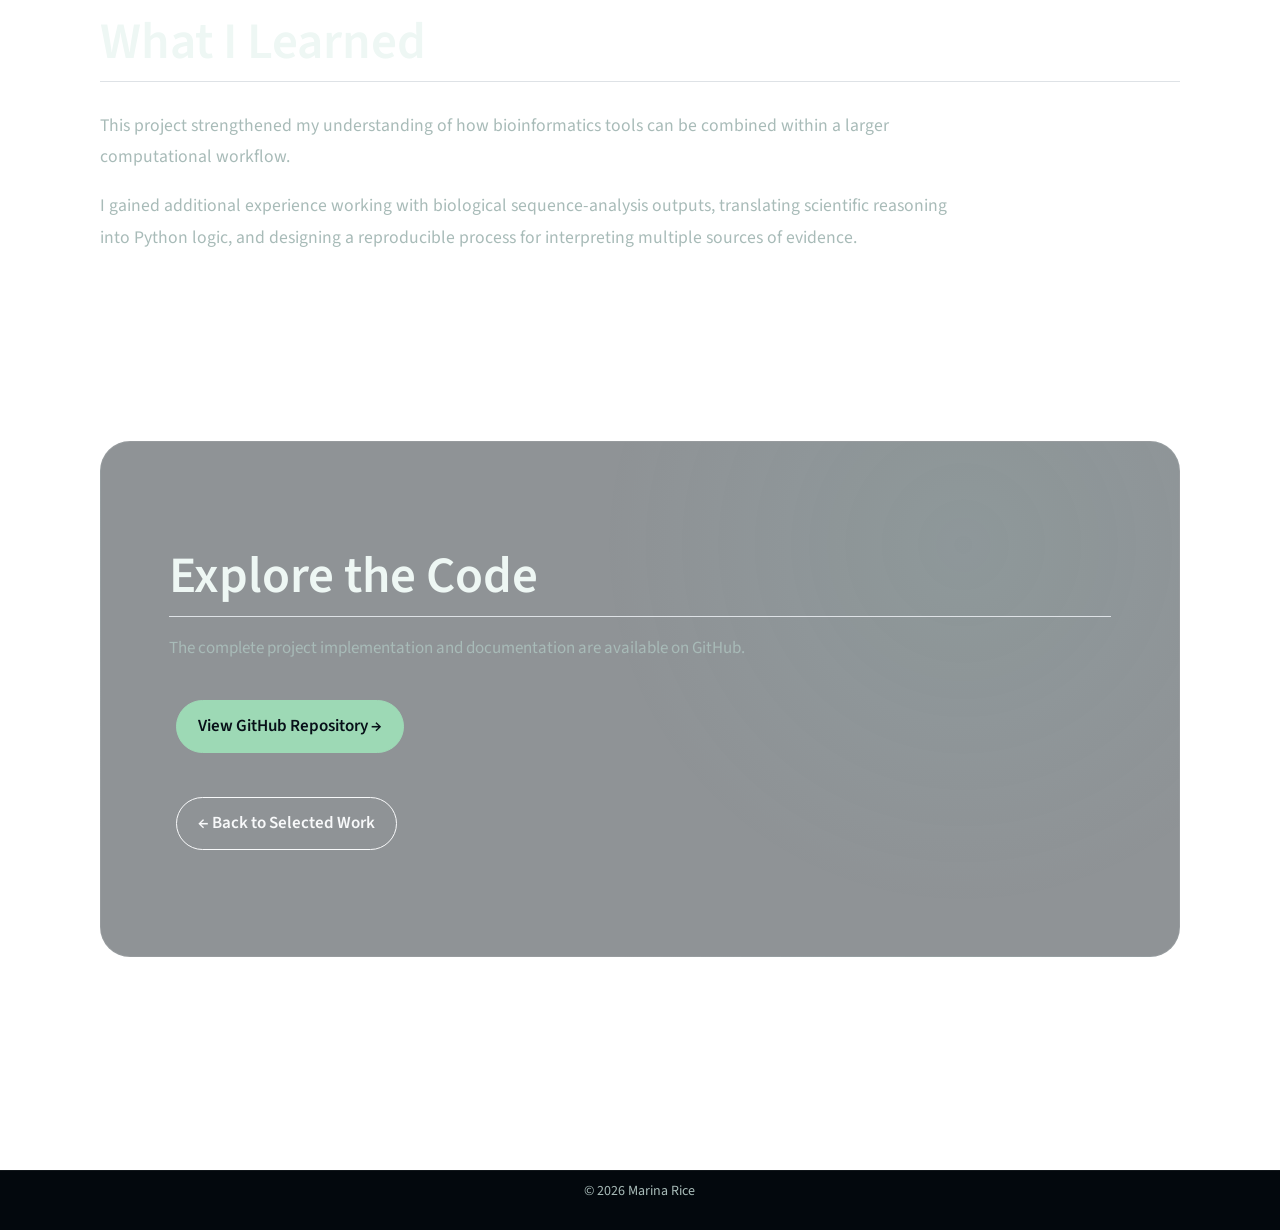
<file: projects/gene-annotation.html>
<!DOCTYPE html>
<html xmlns="http://www.w3.org/1999/xhtml" lang="en" xml:lang="en"><head>

<meta charset="utf-8">
<meta name="generator" content="quarto-1.9.38">

<meta name="viewport" content="width=device-width, initial-scale=1.0, user-scalable=yes">


<title>gene-annotation – Marina Rice</title>
<style>
/* Default styles provided by pandoc.
** See https://pandoc.org/MANUAL.html#variables-for-html for config info.
*/
code{white-space: pre-wrap;}
span.smallcaps{font-variant: small-caps;}
div.columns{display: flex; gap: min(4vw, 1.5em);}
div.column{flex: auto; overflow-x: auto;}
div.hanging-indent{margin-left: 1.5em; text-indent: -1.5em;}
ul.task-list{list-style: none;}
ul.task-list li input[type="checkbox"] {
  width: 0.8em;
  margin: 0 0.8em 0.2em -1em; /* quarto-specific, see https://github.com/quarto-dev/quarto-cli/issues/4556 */ 
  vertical-align: middle;
}
</style>


<script src="../site_libs/quarto-nav/quarto-nav.js"></script>
<script src="../site_libs/quarto-nav/headroom.min.js"></script>
<script src="../site_libs/clipboard/clipboard.min.js"></script>
<script src="../site_libs/quarto-html/quarto.js" type="module"></script>
<script src="../site_libs/quarto-html/tabsets/tabsets.js" type="module"></script>
<script src="../site_libs/quarto-html/popper.min.js"></script>
<script src="../site_libs/quarto-html/tippy.umd.min.js"></script>
<script src="../site_libs/quarto-html/anchor.min.js"></script>
<link href="../site_libs/quarto-html/tippy.css" rel="stylesheet">
<link href="../site_libs/quarto-html/quarto-syntax-highlighting-15634bcf2e68342d4ad2dfa704d543f6.css" rel="stylesheet" id="quarto-text-highlighting-styles">
<script src="../site_libs/bootstrap/bootstrap.min.js"></script>
<link href="../site_libs/bootstrap/bootstrap-icons.css" rel="stylesheet">
<link href="../site_libs/bootstrap/bootstrap-c7ab57aa33037bad7520c6cb9ec7d6ec.min.css" rel="stylesheet" append-hash="true" id="quarto-bootstrap" data-mode="light">
<script id="quarto-search-options" type="application/json">{
  "language": {
    "search-no-results-text": "No results",
    "search-matching-documents-text": "matching documents",
    "search-copy-link-title": "Copy link to search",
    "search-hide-matches-text": "Hide additional matches",
    "search-more-match-text": "more match in this document",
    "search-more-matches-text": "more matches in this document",
    "search-clear-button-title": "Clear",
    "search-text-placeholder": "",
    "search-detached-cancel-button-title": "Cancel",
    "search-submit-button-title": "Submit",
    "search-label": "Search"
  }
}</script>
<style>html{ scroll-behavior: smooth; }</style>
<script src="../interactions.js" defer=""></script>


<link rel="stylesheet" href="../styles.css">
</head>

<body class="nav-fixed quarto-light">

<div id="quarto-search-results"></div>
  <header id="quarto-header" class="headroom fixed-top">
    <nav class="navbar navbar-expand-lg " data-bs-theme="dark">
      <div class="navbar-container container-fluid">
      <div class="navbar-brand-container mx-auto">
    <a class="navbar-brand" href="../index.html">
    <span class="navbar-title">Marina Rice</span>
    </a>
  </div>
          <button class="navbar-toggler" type="button" data-bs-toggle="collapse" data-bs-target="#navbarCollapse" aria-controls="navbarCollapse" role="menu" aria-expanded="false" aria-label="Toggle navigation" onclick="if (window.quartoToggleHeadroom) { window.quartoToggleHeadroom(); }">
  <span class="navbar-toggler-icon"></span>
</button>
          <div class="collapse navbar-collapse" id="navbarCollapse">
            <ul class="navbar-nav navbar-nav-scroll me-auto">
  <li class="nav-item">
    <a class="nav-link" href="../index.html"> 
<span class="menu-text">Home</span></a>
  </li>  
  <li class="nav-item">
    <a class="nav-link" href="../resume.html"> 
<span class="menu-text">Resume</span></a>
  </li>  
  <li class="nav-item">
    <a class="nav-link" href="../contact.html"> 
<span class="menu-text">Contact</span></a>
  </li>  
</ul>
            <ul class="navbar-nav navbar-nav-scroll ms-auto">
  <li class="nav-item compact">
    <a class="nav-link" href="https://github.com/riceroni18"> <i class="bi bi-github" role="img" aria-label="GitHub">
</i> 
<span class="menu-text"></span></a>
  </li>  
  <li class="nav-item compact">
    <a class="nav-link" href="https://www.linkedin.com/in/marina-rice-3071a1a9"> <i class="bi bi-linkedin" role="img" aria-label="LinkedIn">
</i> 
<span class="menu-text"></span></a>
  </li>  
</ul>
          </div> <!-- /navcollapse -->
            <div class="quarto-navbar-tools">
</div>
      </div> <!-- /container-fluid -->
    </nav>
</header>
<!-- content -->
<div id="quarto-content" class="quarto-container page-columns page-rows-contents page-layout-full page-navbar">
<!-- sidebar -->
<!-- margin-sidebar -->
    
<!-- main -->
<main class="content column-page" id="quarto-document-content"><header id="title-block-header" class="quarto-title-block"></header>




<div class="project-detail-page gene-detail">
<div class="project-detail-hero case-study-hero">
<div class="project-detail-intro">
<p><span class="project-kicker">UC SAN DIEGO EXTENDED STUDIES · BIOINFORMATICS FUNDAMENTALS</span></p>
<p>A rule-based workflow integrating BLAST, HMMER, and TMHMM evidence to assign functional annotations to unknown genomic sequences.</p>
<div class="project-tech">
<p><code>Python</code> <code>BLAST</code> <code>HMMER</code> <code>TMHMM</code></p>
</div>
<p><a href="https://github.com/riceroni18/genomic-annotation-pipeline" class="btn btn-primary">View on GitHub</a> <a href="../index.html#projects" class="btn btn-outline-light">← Back to Projects</a></p>
</div>
</div>
<section id="project-overview" class="level2 project-detail-section">
<h2 class="anchored" data-anchor-id="project-overview">Project Overview</h2>
<p>Functional annotation often requires combining evidence from multiple bioinformatics tools, each providing a different type of biological information.</p>
<p>This project explored how sequence similarity, conserved protein domains, and transmembrane predictions could be integrated into a consistent annotation workflow.</p>
<p>The pipeline uses outputs from BLAST, HMMER, and TMHMM and applies a rule-based hierarchy to determine the most appropriate functional annotation for each sequence.</p>
</section>
<section id="project-gallery" class="level2 project-detail-section">
<h2 class="anchored" data-anchor-id="project-gallery">Project Gallery</h2>
<div class="project-gallery-grid">
<div class="gallery-card gallery-workflow">
<p><span class="gallery-number">01</span></p>
<section id="pipeline-workflow" class="level3">
<h3 class="anchored" data-anchor-id="pipeline-workflow">Pipeline Workflow</h3>
<div class="workflow-diagram">
<div class="workflow-node workflow-input">
<p><span class="workflow-label">INPUT</span> <strong>Unknown Sequence</strong></p>
</div>
<div class="workflow-connector">
↓
</div>
<div class="workflow-tools">
<div class="workflow-tool">
<p><span>HMMER</span> <small>Protein domains</small></p>
</div>
<div class="workflow-tool">
<p><span>BLAST</span> <small>Sequence similarity</small></p>
</div>
<div class="workflow-tool">
<p><span>TMHMM</span> <small>Membrane topology</small></p>
</div>
</div>
<div class="workflow-connector">
↓
</div>
<div class="workflow-node">
<p><span class="workflow-label">INTEGRATION</span> <strong>Evidence Comparison</strong></p>
</div>
<div class="workflow-connector">
↓
</div>
<div class="workflow-node">
<p><span class="workflow-label">DECISION</span> <strong>Rule-Based Logic</strong></p>
</div>
<div class="workflow-connector">
↓
</div>
<div class="workflow-node workflow-output">
<p><span class="workflow-label">OUTPUT</span> <strong>Functional Annotation</strong></p>
</div>
</div>
<p class="gallery-caption">
BLAST, HMMER, and TMHMM provide complementary biological evidence that is evaluated through a structured annotation workflow.
</p>
</section>
</div>
<div class="gallery-card">
<p><span class="gallery-number">02</span></p>
<section id="evidence-sources" class="level3">
<h3 class="anchored" data-anchor-id="evidence-sources">Evidence Sources</h3>
<div class="evidence-visual">
<div class="evidence-row">
<span class="evidence-tool">HMMER</span>
<div>
<strong>Conserved protein domains</strong>
<p>
Identifies protein-family and domain-level evidence.
</p>
</div>
</div>
<div class="evidence-row">
<span class="evidence-tool">BLAST</span>
<div>
<strong>Sequence similarity</strong>
<p>
Compares unknown sequences with known biological sequences.
</p>
</div>
</div>
<div class="evidence-row">
<span class="evidence-tool">TMHMM</span>
<div>
<strong>Membrane topology</strong>
<p>
Predicts transmembrane regions that may support functional interpretation.
</p>
</div>
</div>
</div>
<p class="gallery-caption">
Each analysis method contributes a different type of biological evidence to the annotation process.
</p>
</section>
</div>
<div class="gallery-card">
<p><span class="gallery-number">03</span></p>
<section id="decision-logic" class="level3">
<h3 class="anchored" data-anchor-id="decision-logic">Decision Logic</h3>
<div class="decision-visual">
<div class="decision-step">
<span>1</span>
<p>
Evaluate available bioinformatics evidence
</p>
</div>
<div class="decision-line">

</div>
<div class="decision-step">
<span>2</span>
<p>
Compare results across analysis methods
</p>
</div>
<div class="decision-line">

</div>
<div class="decision-step">
<span>3</span>
<p>
Apply predefined annotation rules
</p>
</div>
<div class="decision-line">

</div>
<div class="decision-step">
<span>4</span>
<p>
Assign the most supported functional annotation
</p>
</div>
</div>
<p class="gallery-caption">
A rule-based hierarchy converts multiple analysis outputs into a consistent annotation decision.
</p>
</section>
</div>
<div class="gallery-card">
<p><span class="gallery-number">04</span></p>
<section id="annotation-output" class="level3">
<h3 class="anchored" data-anchor-id="annotation-output">Annotation Output</h3>
<div class="output-preview">
<div class="output-header">
<p><span>Sequence</span> <span>Evidence</span> <span>Annotation</span></p>
</div>
<div class="output-row">
<p><span>SEQ_01</span> <span>HMMER + BLAST</span> <span>Functional assignment</span></p>
</div>
<div class="output-row">
<p><span>SEQ_02</span> <span>TMHMM</span> <span>Membrane-associated protein</span></p>
</div>
<div class="output-row">
<p><span>SEQ_03</span> <span>Limited evidence</span> <span>Unresolved / hypothetical</span></p>
</div>
</div>
<p class="gallery-caption">
Representative layout showing how computational evidence is translated into final functional annotations.
</p>
</section>
</div>
</div>
</section>
<section id="the-problem" class="level2 project-detail-section">
<h2 class="anchored" data-anchor-id="the-problem">The Problem</h2>
<p>Different bioinformatics tools capture different biological signals.</p>
<p>BLAST can identify sequence similarity to known sequences, HMMER can detect conserved protein domains, and TMHMM can predict transmembrane topology.</p>
<p>A major challenge is determining how to interpret these results together when the evidence does not point to a single obvious annotation.</p>
</section>
<section id="my-approach" class="level2 project-detail-section">
<h2 class="anchored" data-anchor-id="my-approach">My Approach</h2>
<p>I designed a rule-based decision hierarchy that combines evidence from each analysis method.</p>
<p>The workflow evaluates available evidence and prioritizes stronger biological signals before assigning a final functional annotation.</p>
<div class="pipeline-flow">
<p><strong>Unknown Sequence</strong></p>
<p>↓</p>
<p><strong>BLAST · HMMER · TMHMM</strong></p>
<p>↓</p>
<p><strong>Evidence Comparison</strong></p>
<p>↓</p>
<p><strong>Rule-Based Decision Hierarchy</strong></p>
<p>↓</p>
<p><strong>Functional Annotation</strong></p>
</div>
</section>
<section id="technical-implementation" class="level2 project-detail-section">
<h2 class="anchored" data-anchor-id="technical-implementation">Technical Implementation</h2>
<p>The workflow was implemented in Python and structured around outputs produced by BLAST, HMMER, and TMHMM.</p>
<p>The annotation logic compares available evidence and applies predefined rules to determine which result should guide the final assignment.</p>
<p>This approach helped make the annotation process more consistent and reproducible than interpreting each tool result independently.</p>
</section>
<section id="results" class="level2 project-detail-section">
<h2 class="anchored" data-anchor-id="results">Results</h2>
<p>The final workflow produced functional annotations by integrating multiple forms of bioinformatics evidence within a single decision framework.</p>
<p>The project demonstrated how complementary analysis tools can be combined to create a structured annotation process rather than relying on one source of evidence alone.</p>
</section>
<section id="what-i-learned" class="level2 project-detail-section">
<h2 class="anchored" data-anchor-id="what-i-learned">What I Learned</h2>
<p>This project strengthened my understanding of how bioinformatics tools can be combined within a larger computational workflow.</p>
<p>I gained additional experience working with biological sequence-analysis outputs, translating scientific reasoning into Python logic, and designing a reproducible process for interpreting multiple sources of evidence.</p>
</section>
<section id="explore-the-code" class="level2 project-detail-footer">
<h2 class="anchored" data-anchor-id="explore-the-code">Explore the Code</h2>
<p>The complete project implementation and documentation are available on GitHub.</p>
<p><a href="https://github.com/riceroni18/genomic-annotation-pipeline" class="btn btn-primary">View GitHub Repository →</a></p>
<p><a href="../index.html#projects" class="btn btn-outline-light">← Back to Selected Work</a></p>
</section>
</div>



</main> <!-- /main -->
<script id="quarto-html-after-body" type="application/javascript">
  window.document.addEventListener("DOMContentLoaded", function (event) {
    const icon = "";
    const anchorJS = new window.AnchorJS();
    anchorJS.options = {
      placement: 'right',
      icon: icon
    };
    anchorJS.add('.anchored');
    const isCodeAnnotation = (el) => {
      for (const clz of el.classList) {
        if (clz.startsWith('code-annotation-')) {                     
          return true;
        }
      }
      return false;
    }
    const onCopySuccess = function(e) {
      // button target
      const button = e.trigger;
      // don't keep focus
      button.blur();
      // flash "checked"
      button.classList.add('code-copy-button-checked');
      var currentTitle = button.getAttribute("title");
      button.setAttribute("title", "Copied!");
      let tooltip;
      if (window.bootstrap) {
        button.setAttribute("data-bs-toggle", "tooltip");
        button.setAttribute("data-bs-placement", "left");
        button.setAttribute("data-bs-title", "Copied!");
        tooltip = new bootstrap.Tooltip(button, 
          { trigger: "manual", 
            customClass: "code-copy-button-tooltip",
            offset: [0, -8]});
        tooltip.show();    
      }
      setTimeout(function() {
        if (tooltip) {
          tooltip.hide();
          button.removeAttribute("data-bs-title");
          button.removeAttribute("data-bs-toggle");
          button.removeAttribute("data-bs-placement");
        }
        button.setAttribute("title", currentTitle);
        button.classList.remove('code-copy-button-checked');
      }, 1000);
      // clear code selection
      e.clearSelection();
    }
    const getTextToCopy = function(trigger) {
      const outerScaffold = trigger.parentElement.cloneNode(true);
      const codeEl = outerScaffold.querySelector('code');
      for (const childEl of codeEl.children) {
        if (isCodeAnnotation(childEl)) {
          childEl.remove();
        }
      }
      return codeEl.innerText;
    }
    const clipboard = new window.ClipboardJS('.code-copy-button:not([data-in-quarto-modal])', {
      text: getTextToCopy
    });
    clipboard.on('success', onCopySuccess);
    if (window.document.getElementById('quarto-embedded-source-code-modal')) {
      const clipboardModal = new window.ClipboardJS('.code-copy-button[data-in-quarto-modal]', {
        text: getTextToCopy,
        container: window.document.getElementById('quarto-embedded-source-code-modal')
      });
      clipboardModal.on('success', onCopySuccess);
    }
      var localhostRegex = new RegExp(/^(?:http|https):\/\/localhost\:?[0-9]*\//);
      var mailtoRegex = new RegExp(/^mailto:/);
        var filterRegex = new RegExp("https:\/\/riceroni18\.github\.io\/");
      var isInternal = (href) => {
          return filterRegex.test(href) || localhostRegex.test(href) || mailtoRegex.test(href);
      }
      // Inspect non-navigation links and adorn them if external
     var links = window.document.querySelectorAll('a[href]:not(.nav-link):not(.navbar-brand):not(.toc-action):not(.sidebar-link):not(.sidebar-item-toggle):not(.pagination-link):not(.no-external):not([aria-hidden]):not(.dropdown-item):not(.quarto-navigation-tool):not(.about-link)');
      for (var i=0; i<links.length; i++) {
        const link = links[i];
        if (!isInternal(link.href)) {
          // undo the damage that might have been done by quarto-nav.js in the case of
          // links that we want to consider external
          if (link.dataset.originalHref !== undefined) {
            link.href = link.dataset.originalHref;
          }
        }
      }
    function tippyHover(el, contentFn, onTriggerFn, onUntriggerFn) {
      const config = {
        allowHTML: true,
        maxWidth: 500,
        delay: 100,
        arrow: false,
        appendTo: function(el) {
            return el.parentElement;
        },
        interactive: true,
        interactiveBorder: 10,
        theme: 'quarto',
        placement: 'bottom-start',
      };
      if (contentFn) {
        config.content = contentFn;
      }
      if (onTriggerFn) {
        config.onTrigger = onTriggerFn;
      }
      if (onUntriggerFn) {
        config.onUntrigger = onUntriggerFn;
      }
      window.tippy(el, config); 
    }
    const noterefs = window.document.querySelectorAll('a[role="doc-noteref"]');
    for (var i=0; i<noterefs.length; i++) {
      const ref = noterefs[i];
      tippyHover(ref, function() {
        // use id or data attribute instead here
        let href = ref.getAttribute('data-footnote-href') || ref.getAttribute('href');
        try { href = new URL(href).hash; } catch {}
        const id = href.replace(/^#\/?/, "");
        const note = window.document.getElementById(id);
        if (note) {
          return note.innerHTML;
        } else {
          return "";
        }
      });
    }
    const xrefs = window.document.querySelectorAll('a.quarto-xref');
    const processXRef = (id, note) => {
      // Strip column container classes
      const stripColumnClz = (el) => {
        el.classList.remove("page-full", "page-columns");
        if (el.children) {
          for (const child of el.children) {
            stripColumnClz(child);
          }
        }
      }
      stripColumnClz(note)
      if (id === null || id.startsWith('sec-')) {
        // Special case sections, only their first couple elements
        const container = document.createElement("div");
        if (note.children && note.children.length > 2) {
          container.appendChild(note.children[0].cloneNode(true));
          for (let i = 1; i < note.children.length; i++) {
            const child = note.children[i];
            if (child.tagName === "P" && child.innerText === "") {
              continue;
            } else {
              container.appendChild(child.cloneNode(true));
              break;
            }
          }
          if (window.Quarto?.typesetMath) {
            window.Quarto.typesetMath(container);
          }
          return container.innerHTML
        } else {
          if (window.Quarto?.typesetMath) {
            window.Quarto.typesetMath(note);
          }
          return note.innerHTML;
        }
      } else {
        // Remove any anchor links if they are present
        const anchorLink = note.querySelector('a.anchorjs-link');
        if (anchorLink) {
          anchorLink.remove();
        }
        if (window.Quarto?.typesetMath) {
          window.Quarto.typesetMath(note);
        }
        if (note.classList.contains("callout")) {
          return note.outerHTML;
        } else {
          return note.innerHTML;
        }
      }
    }
    for (var i=0; i<xrefs.length; i++) {
      const xref = xrefs[i];
      tippyHover(xref, undefined, function(instance) {
        instance.disable();
        let url = xref.getAttribute('href');
        let hash = undefined; 
        if (url.startsWith('#')) {
          hash = url;
        } else {
          try { hash = new URL(url).hash; } catch {}
        }
        if (hash) {
          const id = hash.replace(/^#\/?/, "");
          const note = window.document.getElementById(id);
          if (note !== null) {
            try {
              const html = processXRef(id, note.cloneNode(true));
              instance.setContent(html);
            } finally {
              instance.enable();
              instance.show();
            }
          } else {
            // See if we can fetch this
            fetch(url.split('#')[0])
            .then(res => res.text())
            .then(html => {
              const parser = new DOMParser();
              const htmlDoc = parser.parseFromString(html, "text/html");
              const note = htmlDoc.getElementById(id);
              if (note !== null) {
                const html = processXRef(id, note);
                instance.setContent(html);
              } 
            }).finally(() => {
              instance.enable();
              instance.show();
            });
          }
        } else {
          // See if we can fetch a full url (with no hash to target)
          // This is a special case and we should probably do some content thinning / targeting
          fetch(url)
          .then(res => res.text())
          .then(html => {
            const parser = new DOMParser();
            const htmlDoc = parser.parseFromString(html, "text/html");
            const note = htmlDoc.querySelector('main.content');
            if (note !== null) {
              // This should only happen for chapter cross references
              // (since there is no id in the URL)
              // remove the first header
              if (note.children.length > 0 && note.children[0].tagName === "HEADER") {
                note.children[0].remove();
              }
              const html = processXRef(null, note);
              instance.setContent(html);
            } 
          }).finally(() => {
            instance.enable();
            instance.show();
          });
        }
      }, function(instance) {
      });
    }
        let selectedAnnoteEl;
        const selectorForAnnotation = ( cell, annotation) => {
          let cellAttr = 'data-code-cell="' + cell + '"';
          let lineAttr = 'data-code-annotation="' +  annotation + '"';
          const selector = 'span[' + cellAttr + '][' + lineAttr + ']';
          return selector;
        }
        const selectCodeLines = (annoteEl) => {
          const doc = window.document;
          const targetCell = annoteEl.getAttribute("data-target-cell");
          const targetAnnotation = annoteEl.getAttribute("data-target-annotation");
          const annoteSpan = window.document.querySelector(selectorForAnnotation(targetCell, targetAnnotation));
          const lines = annoteSpan.getAttribute("data-code-lines").split(",");
          const lineIds = lines.map((line) => {
            return targetCell + "-" + line;
          })
          let top = null;
          let height = null;
          let parent = null;
          if (lineIds.length > 0) {
              //compute the position of the single el (top and bottom and make a div)
              const el = window.document.getElementById(lineIds[0]);
              top = el.offsetTop;
              height = el.offsetHeight;
              parent = el.parentElement.parentElement;
            if (lineIds.length > 1) {
              const lastEl = window.document.getElementById(lineIds[lineIds.length - 1]);
              const bottom = lastEl.offsetTop + lastEl.offsetHeight;
              height = bottom - top;
            }
            if (top !== null && height !== null && parent !== null) {
              // cook up a div (if necessary) and position it 
              let div = window.document.getElementById("code-annotation-line-highlight");
              if (div === null) {
                div = window.document.createElement("div");
                div.setAttribute("id", "code-annotation-line-highlight");
                div.style.position = 'absolute';
                parent.appendChild(div);
              }
              div.style.top = top - 2 + "px";
              div.style.height = height + 4 + "px";
              div.style.left = 0;
              let gutterDiv = window.document.getElementById("code-annotation-line-highlight-gutter");
              if (gutterDiv === null) {
                gutterDiv = window.document.createElement("div");
                gutterDiv.setAttribute("id", "code-annotation-line-highlight-gutter");
                gutterDiv.style.position = 'absolute';
                const codeCell = window.document.getElementById(targetCell);
                const gutter = codeCell.querySelector('.code-annotation-gutter');
                gutter.appendChild(gutterDiv);
              }
              gutterDiv.style.top = top - 2 + "px";
              gutterDiv.style.height = height + 4 + "px";
            }
            selectedAnnoteEl = annoteEl;
          }
        };
        const unselectCodeLines = () => {
          const elementsIds = ["code-annotation-line-highlight", "code-annotation-line-highlight-gutter"];
          elementsIds.forEach((elId) => {
            const div = window.document.getElementById(elId);
            if (div) {
              div.remove();
            }
          });
          selectedAnnoteEl = undefined;
        };
          // Handle positioning of the toggle
      window.addEventListener(
        "resize",
        throttle(() => {
          elRect = undefined;
          if (selectedAnnoteEl) {
            selectCodeLines(selectedAnnoteEl);
          }
        }, 10)
      );
      function throttle(fn, ms) {
      let throttle = false;
      let timer;
        return (...args) => {
          if(!throttle) { // first call gets through
              fn.apply(this, args);
              throttle = true;
          } else { // all the others get throttled
              if(timer) clearTimeout(timer); // cancel #2
              timer = setTimeout(() => {
                fn.apply(this, args);
                timer = throttle = false;
              }, ms);
          }
        };
      }
        // Attach click handler to the DT
        const annoteDls = window.document.querySelectorAll('dt[data-target-cell]');
        for (const annoteDlNode of annoteDls) {
          annoteDlNode.addEventListener('click', (event) => {
            const clickedEl = event.target;
            if (clickedEl !== selectedAnnoteEl) {
              unselectCodeLines();
              const activeEl = window.document.querySelector('dt[data-target-cell].code-annotation-active');
              if (activeEl) {
                activeEl.classList.remove('code-annotation-active');
              }
              selectCodeLines(clickedEl);
              clickedEl.classList.add('code-annotation-active');
            } else {
              // Unselect the line
              unselectCodeLines();
              clickedEl.classList.remove('code-annotation-active');
            }
          });
        }
    const findCites = (el) => {
      const parentEl = el.parentElement;
      if (parentEl) {
        const cites = parentEl.dataset.cites;
        if (cites) {
          return {
            el,
            cites: cites.split(' ')
          };
        } else {
          return findCites(el.parentElement)
        }
      } else {
        return undefined;
      }
    };
    var bibliorefs = window.document.querySelectorAll('a[role="doc-biblioref"]');
    for (var i=0; i<bibliorefs.length; i++) {
      const ref = bibliorefs[i];
      const citeInfo = findCites(ref);
      if (citeInfo) {
        tippyHover(citeInfo.el, function() {
          var popup = window.document.createElement('div');
          citeInfo.cites.forEach(function(cite) {
            var citeDiv = window.document.createElement('div');
            citeDiv.classList.add('hanging-indent');
            citeDiv.classList.add('csl-entry');
            var biblioDiv = window.document.getElementById('ref-' + cite);
            if (biblioDiv) {
              citeDiv.innerHTML = biblioDiv.innerHTML;
            }
            popup.appendChild(citeDiv);
          });
          return popup.innerHTML;
        });
      }
    }
  });
  </script>
</div> <!-- /content -->
<footer class="footer">
  <div class="nav-footer">
    <div class="nav-footer-left">
      &nbsp;
    </div>   
    <div class="nav-footer-center">
<p>© 2026 Marina Rice</p>
</div>
    <div class="nav-footer-right">
      &nbsp;
    </div>
  </div>
</footer>




<script src="../site_libs/quarto-html/zenscroll-min.js"></script>
</body></html>
</file>
<file: site_libs/quarto-html/tippy.css>
.tippy-box[data-animation=fade][data-state=hidden]{opacity:0}[data-tippy-root]{max-width:calc(100vw - 10px)}.tippy-box{position:relative;background-color:#333;color:#fff;border-radius:4px;font-size:14px;line-height:1.4;white-space:normal;outline:0;transition-property:transform,visibility,opacity}.tippy-box[data-placement^=top]>.tippy-arrow{bottom:0}.tippy-box[data-placement^=top]>.tippy-arrow:before{bottom:-7px;left:0;border-width:8px 8px 0;border-top-color:initial;transform-origin:center top}.tippy-box[data-placement^=bottom]>.tippy-arrow{top:0}.tippy-box[data-placement^=bottom]>.tippy-arrow:before{top:-7px;left:0;border-width:0 8px 8px;border-bottom-color:initial;transform-origin:center bottom}.tippy-box[data-placement^=left]>.tippy-arrow{right:0}.tippy-box[data-placement^=left]>.tippy-arrow:before{border-width:8px 0 8px 8px;border-left-color:initial;right:-7px;transform-origin:center left}.tippy-box[data-placement^=right]>.tippy-arrow{left:0}.tippy-box[data-placement^=right]>.tippy-arrow:before{left:-7px;border-width:8px 8px 8px 0;border-right-color:initial;transform-origin:center right}.tippy-box[data-inertia][data-state=visible]{transition-timing-function:cubic-bezier(.54,1.5,.38,1.11)}.tippy-arrow{width:16px;height:16px;color:#333}.tippy-arrow:before{content:"";position:absolute;border-color:transparent;border-style:solid}.tippy-content{position:relative;padding:5px 9px;z-index:1}
</file>
<file: site_libs/quarto-html/quarto-syntax-highlighting-15634bcf2e68342d4ad2dfa704d543f6.css>
/* quarto syntax highlight colors */
:root {
  --quarto-hl-ot-color: #003B4F;
  --quarto-hl-at-color: #657422;
  --quarto-hl-ss-color: #20794D;
  --quarto-hl-an-color: #5E5E5E;
  --quarto-hl-fu-color: #4758AB;
  --quarto-hl-st-color: #20794D;
  --quarto-hl-cf-color: #003B4F;
  --quarto-hl-op-color: #5E5E5E;
  --quarto-hl-er-color: #AD0000;
  --quarto-hl-bn-color: #AD0000;
  --quarto-hl-al-color: #AD0000;
  --quarto-hl-va-color: #111111;
  --quarto-hl-bu-color: inherit;
  --quarto-hl-ex-color: inherit;
  --quarto-hl-pp-color: #AD0000;
  --quarto-hl-in-color: #5E5E5E;
  --quarto-hl-vs-color: #20794D;
  --quarto-hl-wa-color: #5E5E5E;
  --quarto-hl-do-color: #5E5E5E;
  --quarto-hl-im-color: #00769E;
  --quarto-hl-ch-color: #20794D;
  --quarto-hl-dt-color: #AD0000;
  --quarto-hl-fl-color: #AD0000;
  --quarto-hl-co-color: #5E5E5E;
  --quarto-hl-cv-color: #5E5E5E;
  --quarto-hl-cn-color: #8f5902;
  --quarto-hl-sc-color: #5E5E5E;
  --quarto-hl-dv-color: #AD0000;
  --quarto-hl-kw-color: #003B4F;
}

/* other quarto variables */
:root {
  --quarto-font-monospace: SFMono-Regular, Menlo, Monaco, Consolas, "Liberation Mono", "Courier New", monospace;
}

/* syntax highlight based on Pandoc's rules */
pre > code.sourceCode > span {
  color: #003B4F;
}

code.sourceCode > span {
  color: #003B4F;
}

div.sourceCode,
div.sourceCode pre.sourceCode {
  color: #003B4F;
}

/* Normal */
code span {
  color: #003B4F;
}

/* Alert */
code span.al {
  color: #AD0000;
  font-style: inherit;
}

/* Annotation */
code span.an {
  color: #5E5E5E;
  font-style: inherit;
}

/* Attribute */
code span.at {
  color: #657422;
  font-style: inherit;
}

/* BaseN */
code span.bn {
  color: #AD0000;
  font-style: inherit;
}

/* BuiltIn */
code span.bu {
  font-style: inherit;
}

/* ControlFlow */
code span.cf {
  color: #003B4F;
  font-weight: bold;
  font-style: inherit;
}

/* Char */
code span.ch {
  color: #20794D;
  font-style: inherit;
}

/* Constant */
code span.cn {
  color: #8f5902;
  font-style: inherit;
}

/* Comment */
code span.co {
  color: #5E5E5E;
  font-style: inherit;
}

/* CommentVar */
code span.cv {
  color: #5E5E5E;
  font-style: italic;
}

/* Documentation */
code span.do {
  color: #5E5E5E;
  font-style: italic;
}

/* DataType */
code span.dt {
  color: #AD0000;
  font-style: inherit;
}

/* DecVal */
code span.dv {
  color: #AD0000;
  font-style: inherit;
}

/* Error */
code span.er {
  color: #AD0000;
  font-style: inherit;
}

/* Extension */
code span.ex {
  font-style: inherit;
}

/* Float */
code span.fl {
  color: #AD0000;
  font-style: inherit;
}

/* Function */
code span.fu {
  color: #4758AB;
  font-style: inherit;
}

/* Import */
code span.im {
  color: #00769E;
  font-style: inherit;
}

/* Information */
code span.in {
  color: #5E5E5E;
  font-style: inherit;
}

/* Keyword */
code span.kw {
  color: #003B4F;
  font-weight: bold;
  font-style: inherit;
}

/* Operator */
code span.op {
  color: #5E5E5E;
  font-style: inherit;
}

/* Other */
code span.ot {
  color: #003B4F;
  font-style: inherit;
}

/* Preprocessor */
code span.pp {
  color: #AD0000;
  font-style: inherit;
}

/* SpecialChar */
code span.sc {
  color: #5E5E5E;
  font-style: inherit;
}

/* SpecialString */
code span.ss {
  color: #20794D;
  font-style: inherit;
}

/* String */
code span.st {
  color: #20794D;
  font-style: inherit;
}

/* Variable */
code span.va {
  color: #111111;
  font-style: inherit;
}

/* VerbatimString */
code span.vs {
  color: #20794D;
  font-style: inherit;
}

/* Warning */
code span.wa {
  color: #5E5E5E;
  font-style: italic;
}

.prevent-inlining {
  content: "</";
}

/*# sourceMappingURL=f23921c56f73e400b49028c9186a1aa0.css.map */
</file>
<file: styles.css>
/* =========================================================
   MARINA RICE — PORTFOLIO
   Scientific exploration / organic space theme
   ========================================================= */
:root {
  --space: #071018;
  --space-deep: #03080d;
  --space-soft: #0d1b25;
  --text: #eef7f4;
  --muted: #a8bbb8;
  --bio-green: #9dd9b5;
  --bio-teal: #79c7c5;
  --bio-blue: #8fbdd3;
  --bio-purple: #b7a7d9;
  --glass: rgba(13, 27, 37, 0.72);
  --border: rgba(157, 217, 181, 0.18);
}
/* ---------------- BASE ---------------- */
html {
  scroll-behavior: smooth;
}
body {
  margin: 0;
  color: var(--text);

  background:
    radial-gradient(
      ellipse at 15% 12%,
      rgba(40, 100, 115, 0.10),
      transparent 30%
    ),
    radial-gradient(
      ellipse at 82% 38%,
      rgba(70, 70, 125, 0.07),
      transparent 32%
    ),
    radial-gradient(
      ellipse at 25% 72%,
      rgba(45, 105, 90, 0.07),
      transparent 35%
    ),
    linear-gradient(
      180deg,
      #050b12 0%,
      #071018 30%,
      #050d14 62%,
      #06100f 100%
    );

  background-attachment: fixed;
}
main {
  max-width: none;
}
#quarto-content {
  overflow: hidden;
  position: relative;
  z-index: 1;
}
/* ---------------- NAVIGATION ---------------- */
.navbar {
  background: rgba(3, 8, 13, 0.72) !important;
  backdrop-filter: blur(16px);
  border-bottom: 1px solid rgba(255,255,255,0.08);
}
.navbar-brand,
.navbar-nav .nav-link {
  color: var(--text) !important;
}
.navbar-nav .nav-link:hover {
  color: var(--bio-green) !important;
}
/* ---------------- HERO ---------------- */
.space-hero {
  position: relative;
  min-height: calc(100vh - 55px);
  display: flex;
  flex-direction: column;
  align-items: center;
  justify-content: center;
  padding: 4rem 2rem;
  text-align: center;
  isolation: isolate;
}
.space-hero::before {
  content: "";
  position: absolute;
  width: 620px;
  height: 620px;
  left: 50%;
  top: 50%;
  transform: translate(-50%, -50%);
  background:
    radial-gradient(
      circle,
      rgba(121, 199, 197, 0.13),
      rgba(143, 189, 211, 0.05) 35%,
      transparent 68%
    );
  filter: blur(15px);
  z-index: -1;
}

.hero-content {
  max-width: 950px;
}
.hero-content h1 {
  margin: 0;
  font-size: clamp(4rem, 10vw, 8rem);
  font-weight: 800;
  letter-spacing: -0.06em;
  color: var(--text);
}
.hero-content h2 {
  margin: 1.5rem 0;
  border: 0;
  font-size: clamp(1rem, 2.2vw, 1.4rem);
  font-weight: 500;
  letter-spacing: .09em;
  text-transform: uppercase;
  color: var(--bio-green);
}
.hero-content h2::after {
  display: none;
}
.hero-content p {
  max-width: 700px;
  margin: 1.5rem auto 2rem;
  font-size: 1.15rem;
  line-height: 1.8;
  color: var(--muted);
}
/* ---------------- BUTTONS ---------------- */
.btn {
  margin: .4rem;
  padding: .75rem 1.25rem;
  border-radius: 999px;
  font-weight: 600;
  transition:
    transform .2s ease,
    box-shadow .2s ease,
    background .2s ease;
}
.btn-primary {
  background: var(--bio-green);
  border-color: var(--bio-green);
  color: #071018;
}
.btn-primary:hover {
  transform: translateY(-3px);
  background: #b7e8c8;
  border-color: #b7e8c8;
  color: #071018;
  box-shadow:
    0 8px 30px rgba(157,217,181,.2);
}
.btn-outline-light:hover {
  transform: translateY(-3px);
}
.scroll-cue {
  position: absolute;
  bottom: 3rem;
  left: 50%;
  transform: translateX(-50%);
  font-size: .72rem;
  letter-spacing: .18em;
  color: var(--muted);
  animation: float-cue 2s ease-in-out infinite;
}
@keyframes float-cue {
  0%, 100% {
    transform: translate(-50%, 0);
  }
  50% {
    transform: translate(-50%, 8px);
  }
}
/* ---------------- PORTFOLIO SECTIONS ---------------- */
.portfolio-section {
  position: relative;
  width: min(1100px, calc(100% - 3rem));
  margin: 0 auto;
  padding: 8rem 0;
  opacity: 0.35;
  transform:
    translateY(70px)
    scale(0.94);
  filter: blur(3px);
  transition:
    opacity 0.8s ease,
    transform 0.9s cubic-bezier(0.16, 1, 0.3, 1),
    filter 0.8s ease;
}
.portfolio-section h2 {
  margin: 0 0 2rem;
  padding: 0;
  border: 0;
  font-size: clamp(2.3rem, 5vw, 4rem);
  font-weight: 750;
  letter-spacing: -0.035em;
  color: var(--text);
}
.portfolio-section h2::after {
  content: "";
  display: block;
  width: 70px;
  height: 3px;
  margin-top: 1rem;
  border-radius: 999px;
  background:
    linear-gradient(
      90deg,
      var(--bio-green),
      var(--bio-purple)
    );
}
.portfolio-section p {
  max-width: 820px;
  font-size: 1.08rem;
  line-height: 1.85;
  color: var(--muted);
}
/* ---------------- PROJECT WORLDS ---------------- */
.project-grid {
  display: grid;
  grid-template-columns:
    repeat(2, minmax(0, 1fr));
  gap: 2rem;
  margin-top: 3rem;
}
.project-world {
  position: relative;
  min-height: 330px;
}

.project-world h3 {
  position: relative;
  z-index: 1;
  margin-top: 0;
  font-size: 1.55rem;
  color: var(--text);
}
.project-world strong {
  color: var(--bio-green);
}
.project-world code,
.skills code {
  display: inline-block;
  margin: .2rem;
  padding: .4rem .7rem;
  border:
    1px solid rgba(157,217,181,.14);
  border-radius: 999px;
  background:
    rgba(157,217,181,.08);
  color: var(--bio-green);
  font-family: inherit;
  font-size: .85rem;
}
/* ---------------- CONSERVATION ---------------- */
#conservation {
  margin-top: 3rem;
  margin-bottom: 3rem;
  padding-left: 3rem;
  padding-right: 3rem;
  border: none;
  border-radius: 0;
  background: transparent;
}
/* ---------------- SKILLS ---------------- */
.skills {
  display: flex;
  flex-wrap: wrap;
  gap: .7rem;
  margin-top: 2rem;
}
.skills code {
  padding: .65rem 1rem;
  font-size: .95rem;
}
/* ---------------- CONNECT ---------------- */
.connect-section {
  text-align: center;
  padding-bottom: 10rem;
}
.connect-section h2::after {
  margin-left: auto;
  margin-right: auto;
}
.connect-section p {
  margin-left: auto;
  margin-right: auto;
}
a {
  color: var(--bio-teal);
}
a:hover {
  color: var(--bio-green);
}
/* ---------------- FOOTER ---------------- */
.nav-footer {
  color: var(--muted);
  background: var(--space-deep);
  border-top:
    1px solid rgba(255,255,255,.06);
}
@media (max-width: 760px) {
  .space-hero {
    min-height: 90vh;
  }
  .hero-content h1 {
    font-size: 3.7rem;
  }
  .project-grid {
    grid-template-columns: 1fr;
  }
  .project-world {
    min-height: auto;
  }
  .portfolio-section {
    padding: 5rem 0;
  }
  #conservation {
    padding-left: 1.5rem;
    padding-right: 1.5rem;
  }
}
/* ---------------- ACCESSIBILITY ---------------- */
@media (prefers-reduced-motion: reduce) {
  *,
  *::before,
  *::after {
    animation: none !important;
    transition: none !important;
  }
}
/* =========================================================
   INTERACTIVE ENVIRONMENT — LAYER 1
   ========================================================= */
.environment {
  position: fixed;
  inset: 0;
  overflow: hidden;
  pointer-events: none;
  z-index: 0;
}
.parallax-layer {
  position: absolute;
  inset: -100px;
  will-change: transform;
}
.ambient-particle {
  position: absolute;
  width: 3px;
  height: 3px;
  border-radius: 50%;
  background: rgba(238, 247, 244, 0.8);
  box-shadow:
    0 0 8px rgba(157, 217, 181, 0.45);
  animation: particle-pulse 4s ease-in-out infinite;
}
.ambient-particle:nth-child(3n) {
  width: 5px;
  height: 5px;
  background: var(--bio-green);
}
.ambient-particle:nth-child(4n) {
  animation-delay: -2s;
}
@keyframes particle-pulse {
  0%,
  100% {
    opacity: 0.25;
    transform: scale(0.8);
  }
  50% {
    opacity: 0.9;
    transform: scale(1.3);
  }
}

.hero-content,
.scroll-cue {
  position: relative;
  z-index: 3;
}
/* =========================================================
   SCROLL JOURNEY — CONTENT DEPTH
   ========================================================= */
.portfolio-section.in-view {
  opacity: 1;
  transform:
    translateY(0)
    scale(1);
  filter: blur(0);
}
.portfolio-section.passed {
  opacity: 0.6;
  transform:
    translateY(-25px)
    scale(0.98);
  filter: blur(0);
}
#conservation.in-view {
  opacity: 1;
}
@media (prefers-reduced-motion: reduce) {
  .portfolio-section,
  .portfolio-section.in-view,
  .portfolio-section.passed {
    opacity: 1;
    transform: none;
    filter: none;
  }
}
/* =========================================================
   PROJECT WORLD 01 — GENOME ANNOTATION
   ========================================================= */
.genome-world {
  min-height: 540px;
  display: flex;
  align-items: center;
  justify-content: center;
  grid-column: 1 / -1;
  padding: 4rem 5rem;
  gap: 5rem;
  margin-top: 4rem;
  margin-bottom: 10rem;
}
.genome-visual {
  position: relative;
  width: 360px;
  height: 360px;
  flex: 0 0 360px;
  display: flex;
  align-items: center;
  justify-content: center;
  transition:
    transform 0.7s cubic-bezier(0.16, 1, 0.3, 1),
    filter 0.7s ease;
}
.genome-orbit {
  position: absolute;
  top: 50%;
  left: 50%;
  border-radius: 50%;
  border:
    1px solid rgba(157, 217, 181, 0.18);
  transform:
    translate(-50%, -50%)
    rotate(-18deg);
  pointer-events: none;
}
.orbit-outer {
  width: 310px;
  height: 190px;
  box-shadow:
    0 0 35px rgba(121, 199, 197, 0.05);
}
.orbit-inner {
  width: 225px;
  height: 135px;
  transform:
    translate(-50%, -50%)
    rotate(42deg);
  border-color:
    rgba(183, 167, 217, 0.20);
}
.orbit-outer::after {
  content: "";
  position: absolute;
  width: 8px;
  height: 8px;
  top: 48%;
  left: -4px;
  border-radius: 50%;
  background: var(--bio-green);
  box-shadow:
    0 0 14px rgba(157, 217, 181, 0.8);
  animation:
    genome-signal 5s ease-in-out infinite;
}
@keyframes genome-signal {
  0%,
  100% {
    opacity: 0.35;
    transform: scale(0.8);
  }
  50% {
    opacity: 1;
    transform: scale(1.5);
  }
}
.genome-core {
  position: relative;
  width: 95px;
  height: 215px;
  filter:
    drop-shadow(
      0 0 18px rgba(121, 199, 197, 0.15)
    );
}
.genome-strand {
  position: absolute;
  top: 0;
  width: 42px;
  height: 100%;
  border-radius: 50%;
  border:
    2px solid rgba(157, 217, 181, 0.65);
}
.strand-a {
  left: 16px;
  transform:
    rotate(14deg);
  border-left-color:
    rgba(157, 217, 181, 0.9);
  border-right-color:
    rgba(121, 199, 197, 0.15);
}
.strand-b {
  right: 16px;
  transform:
    rotate(-14deg);
  border-right-color:
    rgba(143, 189, 211, 0.85);
  border-left-color:
    rgba(183, 167, 217, 0.14);
}
.domain-node {
  position: absolute;
  width: 11px;
  height: 11px;
  border-radius: 50%;
  background: var(--bio-green);
  border:
    2px solid rgba(238, 247, 244, 0.75);
  box-shadow:
    0 0 15px rgba(157, 217, 181, 0.45);
  transition:
    transform 0.35s ease,
    box-shadow 0.35s ease;
  animation:
    pipeline-node 4.8s ease-in-out infinite;
}
.node-1 {
  top: 22px;
  left: 8px;
  animation-delay: 0s;
}
.node-2 {
  top: 76px;
  right: 5px;
  animation-delay: 1.2s;
}
.node-3 {
  bottom: 68px;
  left: 3px;
  animation-delay: 2.4s;
}
.node-4 {
  bottom: 18px;
  right: 12px;
  animation-delay: 3.6s;
}
.project-world-info {
  position: relative;
  max-width: 470px;
  margin-left: 0;
  z-index: 3;
  transition:
    transform 0.6s cubic-bezier(0.16, 1, 0.3, 1);
  width: min(100%, 470px);
}
.project-kicker {
  display: inline-block;
  margin-bottom: 0.65rem;
  color: var(--bio-green);
  font-size: 0.72rem;
  font-weight: 700;
  letter-spacing: 0.16em;
}
.project-world-info h3 {
  margin-top: 0;
  font-size:
    clamp(1.8rem, 3vw, 2.7rem);
  line-height: 1.12;
  max-width: 470px;
}
.project-world-info p {
  color: var(--muted);
  line-height: 1.75;
  max-width: 460px;
}
.project-tech {
  margin-top: 1.3rem;
}
.explore-project {
  display: inline-block;
  margin-top: 1.5rem;
  color: var(--bio-green);
  font-size: 0.78rem;
  font-weight: 700;
  letter-spacing: 0.14em;
  opacity: 0.65;
  transition:
    opacity 0.3s ease,
    transform 0.3s ease;
}
.genome-world:hover .genome-visual {
  filter:
    drop-shadow(
      0 0 30px rgba(121, 199, 197, 0.13)
    );
}
.genome-world:hover .project-world-info {
  transform:
    translateX(8px);
}
.genome-world:hover .explore-project {
  opacity: 1;
  transform:
    translateX(5px);
}
@media (max-width: 800px) {
  .genome-world {
    flex-direction: column;
    min-height: 620px;
    text-align: center;
  }
  .project-world-info {
    margin-left: 0;
    margin-top: 1.5rem;
  }
  .genome-visual {
    width: 240px;
    height: 240px;
    flex-basis: 240px;
  }
}
/* =========================================================
   GENOME WORLD — COMPOSITION REFINEMENT
   ========================================================= */
@media (max-width: 800px) {
  .genome-world {
    padding: 3rem 1.5rem;
    gap: 1.5rem;
  }
  .genome-visual {
    width: 260px;
    height: 260px;
    flex-basis: 260px;
  }
  .project-world-info {
    width: 100%;
  }
}
/* =========================================================
   INLINE SKILL / TECH TAGS — DARK THEME
   ========================================================= */
.project-world code,
.skills code,
.project-tech code {
  background: rgba(7, 16, 24, 0.85) !important;
  color: var(--bio-green) !important;
  border: 1px solid rgba(157, 217, 181, 0.28);
  border-radius: 999px;
  padding: 0.35rem 0.65rem;
  font-size: 0.78rem;
  box-shadow:
    0 0 12px rgba(121, 199, 197, 0.06);
}
.project-world code:hover,
.skills code:hover,
.project-tech code:hover {
  background: rgba(157, 217, 181, 0.12) !important;
  border-color: rgba(157, 217, 181, 0.55);
  box-shadow:
    0 0 16px rgba(121, 199, 197, 0.14);
}
/* =========================================================
   GENOME PIPELINE SIGNAL
   ========================================================= */
@keyframes pipeline-node {
  0%,
  70%,
  100% {
    transform: scale(1);
    opacity: 0.55;
    box-shadow:
      0 0 10px rgba(157, 217, 181, 0.25);
  }
  12% {
    transform: scale(1.75);
    opacity: 1;
    box-shadow:
      0 0 24px rgba(157, 217, 181, 0.95),
      0 0 40px rgba(121, 199, 197, 0.35);
  }
}
.genome-world:hover .domain-node {
  animation-duration: 3.6s;
}
/* =========================================================
   PROJECT WORLD 02 — DeCoDE / exRNA
   ========================================================= */
.decode-world {
  grid-column: 1 / -1;
  padding: 4rem 5rem;
  gap: 5rem;
  flex-direction: row-reverse;
  min-height: 650px;
  display: block;
  margin-top: 2rem;
  margin-bottom: 11rem;
}
.decode-visual {
  position: absolute;
  width: 340px;
  height: 340px;
  flex: none;
  display: flex;
  align-items: center;
  justify-content: center;
  transition:
    transform 0.7s cubic-bezier(0.16, 1, 0.3, 1),
    filter 0.7s ease;
  top: 55px;
  right: 10%;
}
.decode-cell {
  position: relative;
  width: 190px;
  height: 190px;
  border-radius:
    46% 54% 52% 48% /
    58% 44% 56% 42%;
  border:
    1px solid rgba(183, 167, 217, 0.4);
  background:
    radial-gradient(
      circle at 38% 35%,
      rgba(238, 247, 244, 0.14),
      rgba(183, 167, 217, 0.08) 35%,
      rgba(121, 199, 197, 0.03) 68%,
      transparent 75%
    );
  box-shadow:
    inset 0 0 40px rgba(183, 167, 217, 0.06),
    0 0 45px rgba(183, 167, 217, 0.08);
  animation:
    decode-breathe 6s ease-in-out infinite;
}
@keyframes decode-breathe {
  0%,
  100% {
    transform: scale(1);
  }
  50% {
    transform: scale(1.035);
  }
}
.decode-core {
  position: absolute;
  width: 55px;
  height: 55px;
  top: 50%;
  left: 50%;
  transform:
    translate(-50%, -50%);
  border-radius: 50%;
  background:
    radial-gradient(
      circle,
      rgba(157, 217, 181, 0.45),
      rgba(121, 199, 197, 0.12) 55%,
      transparent 72%
    );
  box-shadow:
    0 0 25px rgba(157, 217, 181, 0.28);
}
.rna-particle {
  position: absolute;
  width: 8px;
  height: 8px;
  border-radius: 50%;
  background: var(--bio-green);
  box-shadow:
    0 0 12px rgba(157, 217, 181, 0.55);
  animation:
    rna-float 5s ease-in-out infinite;
}
.rna-1 {
  top: 24%;
  left: 25%;
  animation-delay: 0s;
}
.rna-2 {
  top: 38%;
  right: 18%;
  animation-delay: -1s;
}
.rna-3 {
  bottom: 22%;
  left: 34%;
  animation-delay: -2s;
}
.rna-4 {
  bottom: 30%;
  right: 30%;
  animation-delay: -3s;
}
.rna-5 {
  top: 18%;
  right: 38%;
  animation-delay: -4s;
}
@keyframes rna-float {
  0%,
  100% {
    transform:
      translate(0, 0)
      scale(0.85);
    opacity: 0.45;
  }
  50% {
    transform:
      translate(5px, -8px)
      scale(1.3);
    opacity: 1;
  }
}
.vesicle {
  position: absolute;
  border-radius: 50%;
  border:
    1px solid rgba(183, 167, 217, 0.35);
  background:
    radial-gradient(
      circle,
      rgba(183, 167, 217, 0.10),
      transparent 70%
    );
  box-shadow:
    0 0 20px rgba(183, 167, 217, 0.06);
  animation:
    vesicle-drift 7s ease-in-out infinite;
}
.vesicle-1 {
  width: 34px;
  height: 34px;
  top: 18%;
  left: 7%;
}
.vesicle-2 {
  width: 22px;
  height: 22px;
  right: 7%;
  top: 34%;
  animation-delay: -2s;
}
.vesicle-3 {
  width: 45px;
  height: 45px;
  right: 13%;
  bottom: 12%;
  animation-delay: -4s;
}
@keyframes vesicle-drift {
  0%,
  100% {
    transform:
      translateY(0)
      scale(1);
  }
  50% {
    transform:
      translateY(-12px)
      scale(1.08);
  }
}
.decode-world:hover .decode-visual {
  transform:
    translateY(-7px)
    scale(1.035);
  filter:
    drop-shadow(
      0 0 28px rgba(183, 167, 217, 0.12)
    );
}
.decode-world:hover .vesicle {
  border-color:
    rgba(157, 217, 181, 0.55);
}
.decode-world:hover .project-world-info {
  transform:
    translateX(-8px);
}
@media (max-width: 800px) {
  .decode-world {
    flex-direction: column;
    padding: 3rem 1.5rem;
    gap: 1.5rem;
    text-align: center;
  }
  .decode-visual {
    width: 260px;
    height: 260px;
    flex-basis: 260px;
  }
}
/* =========================================================
   DeCoDE — COMPOSITION REFINEMENT
   ========================================================= */
.decode-world .project-world-info {
  position: absolute;
  left: 7%;
  bottom: 70px;
  width: min(520px, 48%);
  max-width: 520px;
  margin: 0;
}
.decode-world .project-world-info h3 {
  max-width: 500px;
}
.decode-world .project-world-info p {
  max-width: 500px;
}
@media (max-width: 800px) {
  .decode-world {
    display: flex;
    min-height: 650px;
  }
  .decode-visual,
  .decode-world .project-world-info {
    position: relative;
    top: auto;
    right: auto;
    bottom: auto;
    left: auto;
    width: 100%;
  }
  .decode-visual {
    width: 260px;
    height: 260px;
    flex-basis: 260px;
  }
}
/* =========================================================
   PROJECT WORLD 03 — CFDE / SPATIAL BIOLOGY
   ========================================================= */
.cfde-world {
  grid-column: 1 / -1;
  padding: 4rem 5rem;
  gap: 5rem;
  margin-top: 2rem;
  margin-bottom: 11rem;
}
.cfde-visual {
  position: relative;
  width: 360px;
  height: 360px;
  flex: 0 0 360px;
  display: flex;
  align-items: center;
  justify-content: center;
  perspective: 900px;
  transition:
    transform 0.6s cubic-bezier(0.16, 1, 0.3, 1),
    filter 0.6s ease;
}
.tissue-cluster {
  position: relative;
  width: 260px;
  height: 240px;
  transform-style: preserve-3d;
  animation:
    tissue-float 7s ease-in-out infinite;
}
@keyframes tissue-float {
  0%,
  100% {
    transform:
      translateY(0)
      rotateX(3deg)
      rotateY(-5deg);
  }
  50% {
    transform:
      translateY(-10px)
      rotateX(-3deg)
      rotateY(5deg);
  }
}
.cell-dot {
  position: absolute;
  width: 16px;
  height: 16px;
  border-radius: 50%;
  background:
    radial-gradient(
      circle at 35% 30%,
      rgba(238, 247, 244, 0.95),
      rgba(143, 189, 211, 0.7) 45%,
      rgba(121, 199, 197, 0.22) 72%
    );
  box-shadow:
    0 0 16px rgba(143, 189, 211, 0.35);
  transition:
    transform 0.45s ease,
    box-shadow 0.45s ease,
    opacity 0.45s ease;
}
.cell-1 {
  top: 15%;
  left: 18%;
}
.cell-2 {
  top: 28%;
  left: 40%;
}
.cell-3 {
  top: 12%;
  right: 18%;
}
.cell-4 {
  top: 48%;
  left: 12%;
}
.cell-5 {
  top: 50%;
  left: 38%;
}
.cell-6 {
  top: 42%;
  right: 22%;
}
.cell-7 {
  bottom: 16%;
  left: 20%;
}
.cell-8 {
  bottom: 8%;
  left: 48%;
}
.cell-9 {
  bottom: 22%;
  right: 12%;
}
.cell-10 {
  top: 34%;
  left: 58%;
  width: 11px;
  height: 11px;
}
.cell-11 {
  bottom: 35%;
  left: 30%;
  width: 10px;
  height: 10px;
}
.cell-12 {
  top: 66%;
  right: 32%;
  width: 12px;
  height: 12px;
}
.cell-2,
.cell-6,
.cell-8 {
  transform: scale(1.3);
}
.cell-10,
.cell-11,
.cell-12 {
  opacity: 0.65;
}
/* -------------------------
   CONNECTIONS
   ------------------------- */
.cell-link {
  position: absolute;
  height: 1px;
  transform-origin: left center;
  background:
    linear-gradient(
      90deg,
      rgba(143, 189, 211, 0.28),
      rgba(157, 217, 181, 0.10)
    );
  opacity: 0.45;
}
.link-1 {
  width: 90px;
  top: 31%;
  left: 23%;
  transform: rotate(12deg);
}
.link-2 {
  width: 105px;
  top: 51%;
  left: 17%;
  transform: rotate(-6deg);
}
.link-3 {
  width: 80px;
  bottom: 28%;
  left: 35%;
  transform: rotate(20deg);
}
.link-4 {
  width: 72px;
  top: 43%;
  right: 20%;
  transform: rotate(74deg);
}
.cfde-world:hover .cfde-visual {
  transform:
    translateY(-8px)
    scale(1.04);
  filter:
    drop-shadow(
      0 0 30px rgba(143, 189, 211, 0.12)
    );
}
.cfde-world:hover .cell-dot {
  box-shadow:
    0 0 22px rgba(143, 189, 211, 0.55);
}
.cfde-world:hover .cell-1 {
  transform: translate(-8px, -5px);
}
.cfde-world:hover .cell-3 {
  transform: translate(9px, -6px);
}
.cfde-world:hover .cell-4 {
  transform: translate(-10px, 4px);
}
.cfde-world:hover .cell-6 {
  transform: translate(10px, 2px) scale(1.3);
}
.cfde-world:hover .cell-7 {
  transform: translate(-6px, 8px);
}
.cfde-world:hover .cell-9 {
  transform: translate(8px, 7px);
}
@media (max-width: 800px) {
  .cfde-world {
    flex-direction: column;
    padding: 3rem 1.5rem;
    gap: 1.5rem;
    text-align: center;
  }
  .cfde-visual {
    width: 270px;
    height: 270px;
    flex-basis: 270px;
  }
}
/* =========================================================
   PROJECT WORLD 04 — ECOSCOPE
   ========================================================= */
.ecoscope-world {
  grid-column: 1 / -1;
  min-height: 650px;
  padding: 4rem 5rem;
  gap: 5rem;
  flex-direction: row-reverse;
  margin-top: 2rem;
  margin-bottom: 7rem;
}
.ecoscope-visual {
  position: relative;
  width: 380px;
  height: 360px;
  flex: 0 0 380px;
  display: flex;
  align-items: center;
  justify-content: center;
  transition:
    transform 0.7s cubic-bezier(0.16, 1, 0.3, 1),
    filter 0.7s ease;
}
.eco-island {
  position: relative;
  width: 300px;
  height: 250px;
  animation:
    ecosystem-float 7s ease-in-out infinite;
}
@keyframes ecosystem-float {
  0%,
  100% {
    transform:
      translateY(0)
      rotate(-1deg);
  }
  50% {
    transform:
      translateY(-9px)
      rotate(1deg);
  }
}
.eco-ground {
  position: absolute;
  width: 230px;
  height: 70px;
  left: 35px;
  bottom: 30px;
  border-radius:
    55% 45% 52% 48% /
    65% 60% 40% 35%;
  background:
    radial-gradient(
      ellipse at 50% 20%,
      rgba(157, 217, 181, 0.28),
      rgba(121, 199, 197, 0.10) 48%,
      rgba(7, 16, 24, 0.15) 72%
    );
  border:
    1px solid rgba(157, 217, 181, 0.30);
  box-shadow:
    0 0 30px rgba(157, 217, 181, 0.08);
}
.eco-ground::after {
  content: "";
  position: absolute;
  width: 150px;
  height: 55px;
  top: 45px;
  left: 40px;
  border-radius:
    20% 20% 60% 60%;
  background:
    linear-gradient(
      rgba(121, 199, 197, 0.10),
      transparent
    );
  filter: blur(3px);
  transform:
    perspective(100px)
    rotateX(35deg);
}
.eco-branch {
  position: absolute;
  width: 3px;
  border-radius: 999px;
  background:
    linear-gradient(
      to top,
      rgba(121, 199, 197, 0.45),
      rgba(157, 217, 181, 0.9)
    );
  transform-origin: bottom center;
  box-shadow:
    0 0 8px rgba(157, 217, 181, 0.12);
}
.branch-main {
  height: 115px;
  left: 150px;
  bottom: 78px;
}
.branch-left {
  height: 65px;
  left: 149px;
  bottom: 135px;
  transform:
    rotate(-43deg);
}
.branch-right {
  height: 70px;
  left: 151px;
  bottom: 128px;
  transform:
    rotate(48deg);
}
.eco-leaf {
  position: absolute;
  width: 28px;
  height: 15px;
  border-radius:
    80% 20% 75% 25%;
  border:
    1px solid rgba(157, 217, 181, 0.55);
  background:
    rgba(157, 217, 181, 0.12);
  box-shadow:
    0 0 12px rgba(157, 217, 181, 0.08);
  transition:
    transform 0.5s ease,
    background 0.5s ease;
}
.leaf-1 {
  left: 93px;
  top: 59px;
  transform: rotate(22deg);
}
.leaf-2 {
  left: 118px;
  top: 92px;
  transform: rotate(-18deg);
}
.leaf-3 {
  right: 87px;
  top: 66px;
  transform: rotate(-28deg);
}
.leaf-4 {
  right: 109px;
  top: 103px;
  transform: rotate(25deg);
}
.observation-point {
  position: absolute;
  width: 7px;
  height: 7px;
  border-radius: 50%;
  background: var(--bio-green);
  opacity: 0.45;
  box-shadow:
    0 0 12px rgba(157, 217, 181, 0.65);
  animation:
    observation-pulse 4s ease-in-out infinite;
}
.obs-1 {
  left: 58px;
  bottom: 93px;
}
.obs-2 {
  left: 105px;
  bottom: 72px;
  animation-delay: -0.8s;
}
.obs-3 {
  right: 70px;
  bottom: 85px;
  animation-delay: -1.6s;
}
.obs-4 {
  right: 105px;
  bottom: 62px;
  animation-delay: -2.4s;
}
.obs-5 {
  left: 160px;
  bottom: 105px;
  animation-delay: -3.2s;
}
@keyframes observation-pulse {
  0%,
  100% {
    opacity: 0.35;
    transform: scale(0.8);
  }
  50% {
    opacity: 1;
    transform: scale(1.45);
    box-shadow:
      0 0 18px rgba(157, 217, 181, 0.85);
  }
}
.ecoscope-world:hover .ecoscope-visual {
  transform:
    translateY(-7px)
    scale(1.04);
  filter:
    drop-shadow(
      0 0 30px rgba(157, 217, 181, 0.12)
    );
}
.ecoscope-world:hover .eco-leaf {
  background:
    rgba(157, 217, 181, 0.22);
}
.ecoscope-world:hover .leaf-1 {
  transform:
    rotate(28deg)
    translateY(-3px);
}
.ecoscope-world:hover .leaf-2 {
  transform:
    rotate(-24deg)
    translateY(-3px);
}
.ecoscope-world:hover .leaf-3 {
  transform:
    rotate(-34deg)
    translateY(-3px);
}
.ecoscope-world:hover .leaf-4 {
  transform:
    rotate(31deg)
    translateY(-3px);
}
.ecoscope-world:hover .observation-point {
  opacity: 1;
}
@media (max-width: 800px) {
  .ecoscope-world {
    flex-direction: column;
    min-height: 650px;
    padding: 3rem 1.5rem;
    gap: 1.5rem;
    text-align: center;
  }
  .ecoscope-visual {
    width: 280px;
    height: 280px;
    flex-basis: 280px;
  }
}
/* =========================================================
   SELECTED WORK — CONTINUOUS WORLD
   Remove giant-card appearance
   ========================================================= */
#projects .project-grid {
  display: block;
}
.genome-world,
.decode-world,
.cfde-world,
.ecoscope-world {
  position: relative;
  width: 100%;
  max-width: 1100px;
  margin-left: auto;
  margin-right: auto;
  border: none !important;
  border-radius: 0 !important;
  background: transparent !important;
  overflow: visible;
}
.genome-world::before,
.decode-world::before,
.cfde-world::before,
.ecoscope-world::before {
  content: "";
  position: absolute;
  width: 520px;
  height: 420px;
  border-radius: 50%;
  filter: blur(30px);
  opacity: 0.22;
  pointer-events: none;
  z-index: -1;
}
.genome-world::before {
  left: 0;
  top: 50%;
  transform: translateY(-50%);
  background:
    radial-gradient(
      circle,
      rgba(121, 199, 197, 0.10),
      transparent 68%
    );
}
.decode-world::before {
  right: 2%;
  top: 42%;
  transform: translateY(-50%);
  background:
    radial-gradient(
      circle,
      rgba(183, 167, 217, 0.10),
      transparent 68%
    );
}
.cfde-world::before {
  left: 4%;
  top: 44%;
  transform: translateY(-50%);
  background:
    radial-gradient(
      circle,
      rgba(143, 189, 211, 0.10),
      transparent 68%
    );
}
.ecoscope-world::before {
  right: 3%;
  top: 42%;
  transform: translateY(-50%);
  background:
    radial-gradient(
      circle,
      rgba(157, 217, 181, 0.10),
      transparent 68%
    );
}

/* =========================================================
   SELECTED WORK — FINAL STAGGERED JOURNEY
   ========================================================= */
#projects .project-grid {
  display: block;
  position: relative;
}

#projects .project-world {
  position: relative;
  width: 100%;
  max-width: 1100px;
  min-height: 650px;
  margin-left: auto;
  margin-right: auto;
  padding: 3rem 2rem;
  overflow: visible;
  box-shadow: none;
  backdrop-filter: none;
}

/* 01 — Gene Annotation: visual left / text right */
#projects .genome-world {
  display: block;
  min-height: 680px;
  margin-bottom: 6rem;
}

#projects .genome-world .genome-visual {
  position: absolute;
  left: 5%;
  top: calc(50% - 180px);
}

#projects .genome-world .project-world-info {
  position: absolute;
  right: 4%;
  top: 50%;
  transform: translateY(-50%);
  width: min(470px, 46%);
  max-width: 470px;
}

/* 02 — DeCoDE: visual right / text left */
#projects .decode-world {
  display: block;
  min-height: 720px;
  margin-bottom: 8rem;
}

#projects .decode-world .decode-visual {
  position: absolute;
  right: 6%;
  top: 18%;
}

#projects .decode-world .project-world-info {
  position: absolute;
  left: 5%;
  bottom: 16%;
  width: min(500px, 46%);
  max-width: 500px;
}

/* 03 — CFDE: visual left / text right */
#projects .cfde-world {
  display: block;
  min-height: 720px;
  margin-bottom: 7rem;
}

#projects .cfde-world .cfde-visual {
  position: absolute;
  left: 4%;
  top: 16%;
}

#projects .cfde-world .project-world-info {
  position: absolute;
  right: 5%;
  bottom: 15%;
  width: min(500px, 46%);
  max-width: 500px;
}

/* 04 — EcoScope: visual right / text left */
#projects .ecoscope-world {
  display: block;
  min-height: 720px;
  margin-bottom: 3rem;
}

#projects .ecoscope-world .ecoscope-visual {
  position: absolute;
  right: 4%;
  top: 15%;
}

#projects .ecoscope-world .project-world-info {
  position: absolute;
  left: 5%;
  bottom: 14%;
  width: min(500px, 46%);
  max-width: 500px;
}

/* Subtle local glows — environmental, not card-like */
#projects .genome-world::before { left: -4%; top: 48%; }
#projects .decode-world::before { right: -2%; top: 40%; }
#projects .cfde-world::before { left: -1%; top: 38%; }
#projects .ecoscope-world::before { right: -3%; top: 41%; }

/* Sparse, irregular journey markers between projects */
#projects .project-grid::before {
  content: "";
  position: absolute;
  top: 8rem;
  bottom: 8rem;
  left: 50%;
  width: 46%;
  transform: translateX(-50%);
  pointer-events: none;
  z-index: -1;
  opacity: 0.22;
  background:
    radial-gradient(circle at 22% 8%, rgba(157,217,181,.55) 0 2px, transparent 3px),
    radial-gradient(circle at 68% 20%, rgba(121,199,197,.45) 0 2px, transparent 3px),
    radial-gradient(circle at 30% 36%, rgba(183,167,217,.40) 0 2px, transparent 3px),
    radial-gradient(circle at 74% 53%, rgba(143,189,211,.50) 0 2px, transparent 3px),
    radial-gradient(circle at 28% 70%, rgba(121,199,197,.40) 0 2px, transparent 3px),
    radial-gradient(circle at 67% 86%, rgba(157,217,181,.50) 0 2px, transparent 3px);
  filter: drop-shadow(0 0 7px rgba(121,199,197,.2));
}

#projects .project-grid::after {
  content: "";
  position: absolute;
  top: 12%;
  left: 49%;
  width: 5px;
  height: 5px;
  border-radius: 50%;
  background: rgba(157,217,181,.55);
  box-shadow:
    -130px 540px 0 rgba(183,167,217,.32),
     115px 1060px 0 rgba(143,189,211,.36),
    -105px 1600px 0 rgba(157,217,181,.32),
      85px 2140px 0 rgba(121,199,197,.30);
  pointer-events: none;
  z-index: -1;
  animation: journey-pulse 5s ease-in-out infinite;
}

@keyframes journey-pulse {
  0%, 100% { opacity: .28; }
  50% { opacity: .78; }
}

@media (max-width: 800px) {
  #projects .project-world {
    min-height: auto;
    padding: 4rem 0;
    margin-bottom: 3rem;
    text-align: center;
  }

  #projects .genome-world,
  #projects .decode-world,
  #projects .cfde-world,
  #projects .ecoscope-world {
    display: flex;
    flex-direction: column;
    align-items: center;
    gap: 2rem;
  }

  #projects .genome-world .genome-visual,
  #projects .decode-world .decode-visual,
  #projects .cfde-world .cfde-visual,
  #projects .ecoscope-world .ecoscope-visual,
  #projects .genome-world .project-world-info,
  #projects .decode-world .project-world-info,
  #projects .cfde-world .project-world-info,
  #projects .ecoscope-world .project-world-info {
    position: relative;
    top: auto;
    right: auto;
    bottom: auto;
    left: auto;
    width: 100%;
    max-width: 520px;
    transform: none;
    margin: 0 auto;
  }

  #projects .genome-world .genome-visual,
  #projects .decode-world .decode-visual,
  #projects .cfde-world .cfde-visual,
  #projects .ecoscope-world .ecoscope-visual {
    width: 260px;
    height: 260px;
    flex-basis: 260px;
  }

  #projects .project-grid::before,
  #projects .project-grid::after {
    display: none;
  }
}

@media (prefers-reduced-motion: reduce) {
  #projects .project-grid::after {
    animation: none;
  }
}

/* =========================================================
   FINAL PAGE POLISH — COHESIVE SPACE ENVIRONMENT
   ========================================================= */

/* Keep major sections visually continuous instead of blocky */
.space-hero,
#about,
#projects,
#toolkit,
.connect-section {
  background: transparent;
}

/* Subtle atmospheric glows around major sections */
#about,
#projects,
#conservation,
#toolkit {
  position: relative;
  isolation: isolate;
}

#about::before,
#projects::before,
#conservation::before,
#toolkit::before {
  content: "";
  position: absolute;
  width: 650px;
  height: 650px;
  border-radius: 50%;
  pointer-events: none;
  z-index: -1;
  filter: blur(80px);
  opacity: 0.18;
}

#about::before {
  top: 10%;
  right: -25%;
  background: rgba(121, 199, 197, 0.12);
}

#projects::before {
  top: 20%;
  left: -30%;
  background: rgba(143, 189, 211, 0.11);
}

#conservation::before {
  top: 5%;
  right: -25%;
  background: rgba(157, 217, 181, 0.12);
}

#toolkit::before {
  top: 0;
  left: -25%;
  background: rgba(121, 199, 197, 0.08);
}


/* =========================================================
   PROJECT JOURNEY — COMPACT SPACING
   ========================================================= */

#projects .project-world {
  min-height: 560px;
  padding-top: 2rem;
  padding-bottom: 2rem;
}

#projects .genome-world {
  min-height: 580px;
  margin-bottom: 2rem;
}

#projects .decode-world {
  min-height: 600px;
  margin-bottom: 2.5rem;
}

#projects .cfde-world {
  min-height: 600px;
  margin-bottom: 2.5rem;
}

#projects .ecoscope-world {
  min-height: 580px;
  margin-bottom: 1rem;
}

#projects .decode-world .decode-visual,
#projects .cfde-world .cfde-visual,
#projects .ecoscope-world .ecoscope-visual {
  top: 10%;
}

#projects .decode-world .project-world-info,
#projects .cfde-world .project-world-info,
#projects .ecoscope-world .project-world-info {
  bottom: 10%;
}

#projects.portfolio-section {
  padding-bottom: 5rem;
}

@media (max-width: 800px) {
  #projects .project-world,
  #projects .genome-world,
  #projects .decode-world,
  #projects .cfde-world,
  #projects .ecoscope-world {
    min-height: auto;
    margin-bottom: 2rem;
    padding-top: 3rem;
    padding-bottom: 3rem;
  }
}


/* =========================================================
   FINAL HERO + ENVIRONMENT + TYPOGRAPHY POLISH
   ========================================================= */

/* Slightly larger type across the whole portfolio */
html {
  font-size: 18px;
}

body {
  font-size: 1rem;
  line-height: 1.7;
}

.navbar {
  font-size: 0.95rem;
}

.portfolio-section h2 {
  font-size: clamp(2.2rem, 4vw, 3.3rem);
}

.portfolio-section h3 {
  font-size: clamp(1.55rem, 2.6vw, 2.15rem);
}

.portfolio-section p,
.project-world-info p {
  font-size: 1.03rem;
}

.project-kicker {
  font-size: 0.78rem;
  letter-spacing: 0.14em;
}

.skills code,
.project-tech code,
.project-world code {
  font-size: 0.82rem;
}


/* ---------------- HERO COMPOSITION ---------------- */

.space-hero {
  min-height: calc(100vh - 55px);
  display: flex;
  align-items: center;
  justify-content: center;
  overflow: hidden;
}

.space-hero .hero-content {
  position: relative;
  z-index: 5;
  width: min(92vw, 1000px);
  max-width: 1000px;
  margin: 0 auto;
  text-align: center;
}

/* Make the hero name the true focal point */
.space-hero .hero-content h1 {
  margin: 0 0 1.15rem;
  font-size: clamp(4rem, 8vw, 7.2rem);
  line-height: 0.94;
  font-weight: 800;
  letter-spacing: -0.055em;
  text-align: center;
  color: var(--text);
  text-shadow:
    0 0 30px rgba(143, 189, 211, 0.08),
    0 0 58px rgba(121, 199, 197, 0.05);
}

.space-hero .hero-content h2 {
  margin: 0 auto 1.5rem;
  font-size: clamp(0.95rem, 1.65vw, 1.28rem);
  line-height: 1.5;
  letter-spacing: 0.13em;
  color: var(--bio-green);
  text-transform: uppercase;
}

.space-hero .hero-content p {
  max-width: 720px;
  margin: 0 auto 1.8rem;
  font-size: clamp(1.02rem, 1.4vw, 1.2rem);
  line-height: 1.75;
  color: var(--muted);
}

.space-hero .btn {
  font-size: 0.94rem;
}


/* ---------------- HERO SIGNAL ARCS ---------------- */

.space-hero::before {
  content: "";
  position: absolute;
  width: min(78vw, 980px);
  height: min(78vw, 980px);
  left: 50%;
  top: 50%;
  transform: translate(-50%, -50%);
  border-radius: 50%;
  background:
    radial-gradient(circle at center,
      rgba(121, 199, 197, 0.055) 0%,
      rgba(121, 199, 197, 0.02) 34%,
      transparent 66%);
  box-shadow:
    0 0 100px rgba(121, 199, 197, 0.035);
  pointer-events: none;
  z-index: 0;
}

.hero-signal-ring {
  position: absolute;
  left: 50%;
  top: 50%;
  width: min(72vw, 900px);
  aspect-ratio: 1;
  transform: translate(-50%, -50%) rotate(-13deg);
  border: 1px solid rgba(143, 189, 211, 0.07);
  border-radius: 50%;
  pointer-events: none;
  z-index: 1;
}

.hero-signal-ring::before,
.hero-signal-ring::after {
  content: "";
  position: absolute;
  inset: 12%;
  border: 1px solid rgba(157, 217, 181, 0.045);
  border-radius: 50%;
}

.hero-signal-ring::after {
  inset: 27%;
  border-color: rgba(183, 167, 217, 0.04);
}


/* ---------------- TRAJECTORY PATH ---------------- */

.scientific-trajectory {
  position: fixed;
  inset: 0;
  pointer-events: none;
  z-index: 0;
  overflow: hidden;
}

.scientific-trajectory svg {
  width: 100%;
  height: 100%;
  opacity: 0.42;
}

.trajectory-line {
  fill: none;
  stroke: rgba(143, 189, 211, 0.14);
  stroke-width: 1;
  stroke-dasharray: 3 12;
}

.trajectory-node {
  fill: rgba(157, 217, 181, 0.62);
  filter: drop-shadow(0 0 4px rgba(157, 217, 181, 0.35));
}

/* ---------------- PARTICLE VARIANTS ---------------- */

.ambient-particle.particle-ring {
  width: 7px;
  height: 7px;
  background: transparent;
  border: 1px solid rgba(143, 189, 211, 0.55);
  border-radius: 50%;
  box-shadow: 0 0 8px rgba(143, 189, 211, 0.16);
}

.ambient-particle.particle-cross {
  width: 8px;
  height: 8px;
  background: transparent;
  border-radius: 0;
  box-shadow: none;
}

.ambient-particle.particle-cross::before,
.ambient-particle.particle-cross::after {
  content: "";
  position: absolute;
  left: 50%;
  top: 50%;
  background: rgba(157, 217, 181, 0.48);
  transform: translate(-50%, -50%);
}

.ambient-particle.particle-cross::before {
  width: 8px;
  height: 1px;
}

.ambient-particle.particle-cross::after {
  width: 1px;
  height: 8px;
}

.ambient-particle.particle-diamond {
  width: 5px;
  height: 5px;
  border-radius: 1px;
  background: rgba(183, 167, 217, 0.52);
  transform: rotate(45deg);
  box-shadow: 0 0 8px rgba(183, 167, 217, 0.18);
}


/* ---------------- SCROLL CUE ---------------- */

.scroll-cue {
  animation: scroll-cue-drift 2.8s ease-in-out infinite;
}

@keyframes scroll-cue-drift {
  0%, 100% {
    transform: translateY(0);
    opacity: 0.55;
  }
  50% {
    transform: translateY(8px);
    opacity: 0.9;
  }
}


/* ---------------- CUSTOM CURSOR ---------------- */

@media (pointer: fine) {
  html,
  body,
  a,
  button,
  .btn,
  .project-world {
    cursor: none !important;
  }

  .cursor-dot,
  .cursor-ring {
    position: fixed;
    left: 0;
    top: 0;
    pointer-events: none;
    z-index: 99999;
    transform: translate(-50%, -50%);
  }

  .cursor-dot {
    width: 5px;
    height: 5px;
    border-radius: 50%;
    background: rgba(238, 247, 244, 0.95);
    box-shadow: 0 0 8px rgba(157, 217, 181, 0.65);
  }

  .cursor-ring {
    width: 30px;
    height: 30px;
    border: 1px solid rgba(157, 217, 181, 0.52);
    border-radius: 50%;
    transition:
      width 0.18s ease,
      height 0.18s ease,
      border-color 0.18s ease,
      background 0.18s ease;
    box-shadow:
      0 0 12px rgba(121, 199, 197, 0.08),
      inset 0 0 8px rgba(121, 199, 197, 0.035);
  }

  .cursor-ring.is-hovering {
    width: 44px;
    height: 44px;
    border-color: rgba(143, 189, 211, 0.72);
    background: rgba(121, 199, 197, 0.055);
  }
}

@media (max-width: 800px) {
  html {
    font-size: 17px;
  }

  .space-hero .hero-content h1 {
    font-size: clamp(3.2rem, 15vw, 5rem);
  }

  .scientific-trajectory {
    display: none;
  }
}

@media (prefers-reduced-motion: reduce) {
  .scroll-cue {
    animation: none;
  }

  .cursor-dot,
  .cursor-ring {
    display: none !important;
  }

  html,
  body,
  a,
  button,
  .btn,
  .project-world {
    cursor: auto !important;
  }
}



/* =========================================================
   FINAL READABILITY PASS
   Larger type + clean hero environment
   ========================================================= */

html {
  font-size: 22px;
}

body {
  font-size: 1rem;
  line-height: 1.72;
}

.navbar {
  font-size: 0.92rem;
}

.navbar-brand {
  font-size: 1.08rem;
}

.space-hero .hero-content h1 {
  font-size: clamp(4.8rem, 8.5vw, 8rem);
}

.space-hero .hero-content h2 {
  font-size: clamp(1.08rem, 1.75vw, 1.42rem);
}

.space-hero .hero-content p {
  font-size: clamp(1.08rem, 1.45vw, 1.25rem);
  line-height: 1.75;
}

.space-hero .btn {
  font-size: 0.92rem;
}

.portfolio-section {
  font-size: 1rem;
}

.portfolio-section h2 {
  font-size: clamp(2.35rem, 4.2vw, 3.5rem);
}

.portfolio-section h3,
.project-world-info h3 {
  font-size: clamp(1.65rem, 2.8vw, 2.3rem);
}

.portfolio-section p,
.project-world-info p {
  font-size: 1.08rem;
  line-height: 1.75;
}

.project-kicker {
  font-size: 0.78rem;
}

.skills code,
.project-tech code,
.project-world code {
  font-size: 0.82rem;
}

.scroll-cue {
  font-size: 0.68rem;
}

/* The trajectory stays atmospheric; no HUD/coordinate labels. */
.scientific-trajectory {
  opacity: 0.72;
}

@media (max-width: 800px) {
  html {
    font-size: 19px;
  }

  .space-hero .hero-content h1 {
    font-size: clamp(3.4rem, 15vw, 5.6rem);
  }

  .space-hero .hero-content h2 {
    font-size: 1rem;
  }

  .space-hero .hero-content p {
    font-size: 1rem;
  }

  .portfolio-section p,
  .project-world-info p {
    font-size: 1rem;
  }
}


/* =========================================================
   FINAL SCROLL CUE POSITION FIX
   ========================================================= */

.space-hero {
  position: relative;
  overflow: hidden;
}

.space-hero .scroll-cue {
  position: absolute !important;
  left: 50% !important;
  right: auto !important;
  bottom: 1.6rem !important;

  width: auto !important;
  max-width: none !important;

  margin: 0 !important;
  padding: 0 !important;

  white-space: nowrap !important;
  text-align: center !important;

  transform: translateX(-50%) !important;

  font-size: 0.72rem !important;
  line-height: 1.2 !important;
  letter-spacing: 0.14em !important;

  overflow: visible !important;
  z-index: 20 !important;
}

@keyframes scroll-cue-drift {
  0%, 100% {
    transform: translate(-50%, 0) !important;
    opacity: 0.58;
  }

  50% {
    transform: translate(-50%, 7px) !important;
    opacity: 0.92;
  }
}

@media (max-width: 800px) {
  .space-hero .scroll-cue {
    bottom: 1rem !important;
    font-size: 0.64rem !important;
  }
}

/* =========================================================
   PROJECT DETAIL PAGE — GENE ANNOTATION
   ========================================================= */

.project-detail-page {
  position: relative;
  z-index: 2;
  width: 100%;
  overflow: hidden;
}


/* =========================================================
   PROJECT HERO
   ========================================================= */

.project-detail-hero {
  position: relative;

  min-height: 88vh;
  width: min(92vw, 1280px);

  margin: 0 auto;
  padding: 7rem 2rem 5rem;

  display: grid;
  grid-template-columns: 0.9fr 1.1fr;
  gap: 5rem;

  align-items: center;
}


/* ---------------- LEFT VISUAL ---------------- */

.project-detail-visual {
  position: relative;

  min-height: 520px;

  display: flex;
  align-items: center;
  justify-content: center;
}


/*
   Reuse the genome model from the homepage,
   but give it more room here.
*/

.project-detail-visual .genome-visual {
  position: relative !important;

  left: auto !important;
  top: auto !important;

  width: 430px;
  height: 430px;

  margin: 0 auto;

  transform: none;
}


/* Atmospheric glow behind model */

.project-detail-visual::before {
  content: "";

  position: absolute;

  width: 500px;
  height: 500px;

  border-radius: 50%;

  background:
    radial-gradient(
      circle,
      rgba(121, 199, 197, 0.11),
      rgba(143, 189, 211, 0.04) 40%,
      transparent 72%
    );

  filter: blur(18px);

  pointer-events: none;
}


/* ---------------- RIGHT CONTENT ---------------- */

.project-detail-intro {
  position: relative;
  z-index: 3;

  max-width: 680px;
}

.project-detail-intro h2 {
  border-bottom: none !important;
  padding-bottom: 0 !important;
}

.project-detail-intro .project-kicker {
  display: inline-block;

  margin-bottom: 1.2rem;

  color: var(--bio-green);

  font-size: 0.78rem;
  font-weight: 700;

  letter-spacing: 0.18em;
}

.project-detail-intro h1 {
  margin: 0 0 1rem;

  font-size: clamp(3.2rem, 6vw, 5.8rem);

  line-height: 0.95;

  letter-spacing: -0.05em;

  color: var(--text);
}

.project-detail-intro h2 {
  max-width: 640px;

  margin: 0 0 1.6rem;

  font-size: clamp(1.15rem, 2vw, 1.5rem);

  line-height: 1.55;

  font-weight: 400;

  color: var(--bio-blue);
}

.project-detail-intro p {
  max-width: 650px;

  margin-bottom: 1.8rem;

  font-size: 1.04rem;

  line-height: 1.75;

  color: var(--muted);
}


/* Buttons inside detail page */

.project-detail-intro .btn {
  margin-right: 0.65rem;
  margin-top: 0.5rem;
}


/* =========================================================
   PROJECT SECTIONS
   ========================================================= */

.project-detail-section {
  position: relative;

  width: min(88vw, 1080px);

  margin: 0 auto;

  padding: 6rem 0;
}

.project-detail-section + .project-detail-section {
  border-top: 1px solid rgba(238, 247, 244, 0.055);
}

.project-detail-section h2 {
  margin-bottom: 1.6rem;

  font-size: clamp(2.2rem, 4vw, 3.4rem);

  color: var(--text);
}

.project-detail-section p {
  max-width: 850px;

  font-size: 1.04rem;

  line-height: 1.8;

  color: var(--muted);
}


/* =========================================================
   PROJECT OVERVIEW
   ========================================================= */

.project-detail-section:first-of-type {
  padding-top: 4rem;
}


/* =========================================================
   PROJECT GALLERY
   ========================================================= */

.project-gallery {
  position: relative;

  margin-top: 2.5rem;

  min-height: 540px;

  border: 1px solid rgba(238, 247, 244, 0.08);

  border-radius: 30px;

  background:
    linear-gradient(
      145deg,
      rgba(13, 27, 37, 0.72),
      rgba(7, 16, 24, 0.58)
    );

  box-shadow:
    0 30px 80px rgba(0, 0, 0, 0.2),
    inset 0 1px 0 rgba(255, 255, 255, 0.025);

  overflow: hidden;
}


/* soft gallery background */

.project-gallery::before {
  content: "";

  position: absolute;

  inset: 0;

  background:
    radial-gradient(
      circle at 25% 25%,
      rgba(121, 199, 197, 0.08),
      transparent 35%
    ),
    radial-gradient(
      circle at 80% 75%,
      rgba(183, 167, 217, 0.05),
      transparent 35%
    );

  pointer-events: none;
}


/* slides */

.gallery-slide {
  position: absolute;

  inset: 0;

  padding: 4rem;

  display: flex;
  flex-direction: column;

  justify-content: flex-end;

  opacity: 0;

  transform: translateX(30px);

  pointer-events: none;

  transition:
    opacity 0.5s ease,
    transform 0.6s cubic-bezier(.16, 1, .3, 1);
}

.gallery-slide.active {
  opacity: 1;

  transform: translateX(0);

  pointer-events: auto;
}

.gallery-slide h3 {
  margin-bottom: 0.8rem;

  font-size: clamp(1.6rem, 3vw, 2.4rem);

  color: var(--text);
}

.gallery-slide p,
.gallery-slide em {
  max-width: 700px;

  color: var(--muted);

  font-size: 1rem;

  line-height: 1.7;
}


/*
   Temporary visual placeholder.
   Once we add real images, this can be replaced.
*/

.gallery-slide::before {
  content: "";

  position: absolute;

  left: 50%;
  top: 46%;

  width: 72%;
  height: 55%;

  transform: translate(-50%, -50%);

  border: 1px solid rgba(157, 217, 181, 0.12);

  border-radius: 22px;

  background:
    linear-gradient(
      135deg,
      rgba(121, 199, 197, 0.04),
      rgba(143, 189, 211, 0.025)
    );

  box-shadow:
    inset 0 0 40px rgba(121, 199, 197, 0.025);

  pointer-events: none;
}


/* =========================================================
   PIPELINE FLOW
   ========================================================= */

.pipeline-flow {
  margin-top: 3rem;

  padding: 3rem;

  max-width: 760px;

  border: 1px solid rgba(157, 217, 181, 0.12);

  border-radius: 26px;

  background:
    linear-gradient(
      145deg,
      rgba(13, 27, 37, 0.5),
      rgba(7, 16, 24, 0.45)
    );

  color: var(--text);

  text-align: center;

  font-family:
    ui-monospace,
    SFMono-Regular,
    Menlo,
    Consolas,
    monospace;

  font-size: 1rem;

  line-height: 2.3;

  box-shadow:
    0 20px 60px rgba(0, 0, 0, 0.14);
}

.pipeline-flow strong {
  color: var(--bio-green);
}


/* =========================================================
   PROJECT FOOTER
   ========================================================= */

.project-detail-footer {
  position: relative;

  width: min(88vw, 1080px);

  margin: 4rem auto 8rem;

  padding: 4rem;

  border: 1px solid rgba(238, 247, 244, 0.08);

  border-radius: 30px;

  background:
    radial-gradient(
      circle at 80% 20%,
      rgba(121, 199, 197, 0.08),
      transparent 38%
    ),
    rgba(7, 16, 24, 0.45);
}

.project-detail-footer h2 {
  margin-bottom: 1rem;

  font-size: clamp(2rem, 4vw, 3rem);

  color: var(--text);
}

.project-detail-footer p {
  max-width: 720px;

  margin-bottom: 1.8rem;

  color: var(--muted);
}


/* =========================================================
   MOBILE / TABLET
   ========================================================= */

@media (max-width: 950px) {

  .project-detail-hero {
    grid-template-columns: 1fr;

    gap: 1rem;

    padding-top: 5rem;
  }

  .project-detail-visual {
    min-height: 420px;
  }

  .project-detail-visual .genome-visual {
    width: 340px;
    height: 340px;
  }

  .project-detail-intro {
    text-align: center;

    margin: 0 auto;
  }

  .project-detail-intro p {
    margin-left: auto;
    margin-right: auto;
  }

  .project-detail-section {
    padding: 4.5rem 0;
  }
}


/* =========================================================
   MOBILE
   ========================================================= */

@media (max-width: 650px) {

  .project-detail-hero {
    width: 94vw;

    padding-left: 1rem;
    padding-right: 1rem;
  }

  .project-detail-visual {
    min-height: 330px;
  }

  .project-detail-visual .genome-visual {
    width: 270px;
    height: 270px;
  }

  .project-detail-intro h1 {
    font-size: clamp(2.8rem, 15vw, 4rem);
  }

  .project-detail-section {
    width: 90vw;

    padding: 3.5rem 0;
  }

  .project-gallery {
    min-height: 470px;

    border-radius: 22px;
  }

  .gallery-slide {
    padding: 2rem;
  }

  .gallery-slide::before {
    width: 84%;
    height: 50%;
  }

  .pipeline-flow {
    padding: 2rem 1.4rem;

    font-size: 0.9rem;
  }

  .project-detail-footer {
    width: 90vw;

    padding: 2.5rem 1.5rem;

    margin-bottom: 5rem;
  }
}


/* =========================================================
   REDUCED MOTION
   ========================================================= */

@media (prefers-reduced-motion: reduce) {

  .gallery-slide,
  .gallery-slide.active {
    transition: none;

    transform: none;
  }
}

/* =========================================================
   GENE ANNOTATION DETAIL HERO — EDITORIAL VERSION
   ========================================================= */

.project-detail-hero.case-study-hero {
  display: block;
  min-height: auto;
  width: min(88vw, 1080px);
  margin: 0 auto;
  padding: 8rem 0 5rem;
}

.project-detail-hero.case-study-hero .project-detail-intro {
  max-width: 900px;
  margin: 0;
  text-align: left;
}

.project-detail-hero.case-study-hero .project-kicker {
  display: inline-block;
  margin-bottom: 1.4rem;

  font-size: 0.8rem;
  font-weight: 700;
  letter-spacing: 0.14em;

  color: var(--bio-green);
}

.project-detail-hero.case-study-hero h1 {
  max-width: 900px;
  margin: 0 0 1.5rem;

  font-size: clamp(3.4rem, 7vw, 6.5rem);
  line-height: 0.98;
  letter-spacing: -0.05em;

  color: var(--text);
}

.project-detail-hero.case-study-hero p {
  max-width: 760px;
  margin-bottom: 1.7rem;

  font-size: 1.12rem;
  line-height: 1.75;

  color: var(--muted);
}

.project-detail-hero.case-study-hero .project-tech {
  margin: 1.6rem 0 1.8rem;
}

.project-detail-hero.case-study-hero .btn {
  margin-right: 0.7rem;
  margin-top: 0.4rem;
}

@media (max-width: 700px) {
  .project-detail-hero.case-study-hero {
    width: 90vw;
    padding-top: 5.5rem;
  }

  .project-detail-hero.case-study-hero h1 {
    font-size: clamp(2.8rem, 13vw, 4.4rem);
  }

  .project-detail-hero.case-study-hero p {
    font-size: 1rem;
  }
}

/* =========================================================
   PROJECT GALLERY — GENE ANNOTATION
   ========================================================= */

.project-gallery-grid {
  display: grid;
  grid-template-columns: repeat(2, minmax(0, 1fr));
  gap: 1.4rem;
  margin-top: 2.5rem;
}

.gallery-card {
  position: relative;
  padding: 1.8rem;
  border: 1px solid rgba(124, 231, 201, 0.16);
  border-radius: 22px;
  background:
    linear-gradient(
      145deg,
      rgba(10, 31, 45, 0.92),
      rgba(7, 22, 34, 0.78)
    );
  box-shadow:
    0 18px 45px rgba(0, 0, 0, 0.18),
    inset 0 1px 0 rgba(255, 255, 255, 0.03);
}

.gallery-card h3 {
  margin: 0 0 1.4rem;
  font-size: 1.35rem;
  color: var(--text);
}

.gallery-number {
  display: block;
  margin-bottom: 0.65rem;
  font-size: 0.72rem;
  font-weight: 700;
  letter-spacing: 0.16em;
  color: var(--bio-green);
}

.gallery-caption {
  margin: 1.4rem 0 0;
  font-size: 0.9rem;
  line-height: 1.65;
  color: var(--muted);
}


/* WORKFLOW */

.workflow-diagram {
  display: flex;
  flex-direction: column;
  align-items: center;
  gap: 0.65rem;
  padding: 1rem 0;
}

.workflow-node {
  width: min(100%, 270px);
  padding: 0.85rem 1rem;
  text-align: center;
  border: 1px solid rgba(124, 231, 201, 0.25);
  border-radius: 14px;
  background: rgba(9, 35, 47, 0.75);
}

.workflow-node strong {
  display: block;
  font-size: 0.95rem;
  color: var(--text);
}

.workflow-label {
  display: block;
  margin-bottom: 0.3rem;
  font-size: 0.62rem;
  font-weight: 700;
  letter-spacing: 0.13em;
  color: var(--bio-green);
}

.workflow-tools {
  width: 100%;
  display: grid;
  grid-template-columns: repeat(3, 1fr);
  gap: 0.55rem;
}

.workflow-tool {
  padding: 0.75rem 0.45rem;
  text-align: center;
  border: 1px solid rgba(124, 231, 201, 0.17);
  border-radius: 12px;
  background: rgba(13, 43, 56, 0.55);
}

.workflow-tool span {
  display: block;
  font-size: 0.82rem;
  font-weight: 700;
  color: var(--text);
}

.workflow-tool small {
  display: block;
  margin-top: 0.2rem;
  font-size: 0.68rem;
  color: var(--muted);
}

.workflow-connector {
  font-size: 1rem;
  color: var(--bio-green);
}


/* EVIDENCE */

.evidence-visual {
  display: flex;
  flex-direction: column;
  gap: 0.8rem;
}

.evidence-row {
  display: grid;
  grid-template-columns: 76px 1fr;
  gap: 0.9rem;
  align-items: center;
  padding: 0.9rem;
  border-radius: 14px;
  background: rgba(12, 39, 51, 0.6);
}

.evidence-tool {
  font-size: 0.72rem;
  font-weight: 700;
  letter-spacing: 0.08em;
  color: var(--bio-green);
}

.evidence-row strong {
  font-size: 0.88rem;
  color: var(--text);
}

.evidence-row p {
  margin: 0.15rem 0 0;
  font-size: 0.76rem;
  line-height: 1.45;
  color: var(--muted);
}


/* DECISION */

.decision-visual {
  display: flex;
  flex-direction: column;
  gap: 0;
}

.decision-step {
  display: grid;
  grid-template-columns: 34px 1fr;
  gap: 0.8rem;
  align-items: center;
  padding: 0.75rem 0;
}

.decision-step span {
  display: grid;
  place-items: center;
  width: 34px;
  height: 34px;
  border: 1px solid rgba(124, 231, 201, 0.3);
  border-radius: 50%;
  font-size: 0.72rem;
  font-weight: 700;
  color: var(--bio-green);
}

.decision-step p {
  margin: 0;
  font-size: 0.84rem;
  color: var(--text);
}

.decision-line {
  width: 1px;
  height: 20px;
  margin-left: 16px;
  background: rgba(124, 231, 201, 0.22);
}


/* OUTPUT */

.output-preview {
  overflow: hidden;
  border: 1px solid rgba(124, 231, 201, 0.14);
  border-radius: 14px;
}

.output-header,
.output-row {
  display: grid;
  grid-template-columns: 0.8fr 1.15fr 1.5fr;
  gap: 0.65rem;
  padding: 0.75rem;
}

.output-header {
  background: rgba(124, 231, 201, 0.08);
  font-size: 0.68rem;
  font-weight: 700;
  letter-spacing: 0.06em;
  color: var(--bio-green);
}

.output-row {
  border-top: 1px solid rgba(255, 255, 255, 0.05);
  font-size: 0.72rem;
  color: var(--muted);
}


/* MOBILE */

@media (max-width: 850px) {
  .project-gallery-grid {
    grid-template-columns: 1fr;
  }
}

@media (max-width: 520px) {
  .workflow-tools {
    grid-template-columns: 1fr;
  }

  .output-header,
  .output-row {
    grid-template-columns: 0.75fr 1fr 1.3fr;
    font-size: 0.62rem;
  }
}

.output-header,
.output-row {
  display: grid;
  grid-template-columns: 0.8fr 1.1fr 1.4fr;
  align-items: start;
}

.output-header span,
.output-row span {
  min-width: 0;
  word-break: normal;
  overflow-wrap: break-word;
}
</file>
